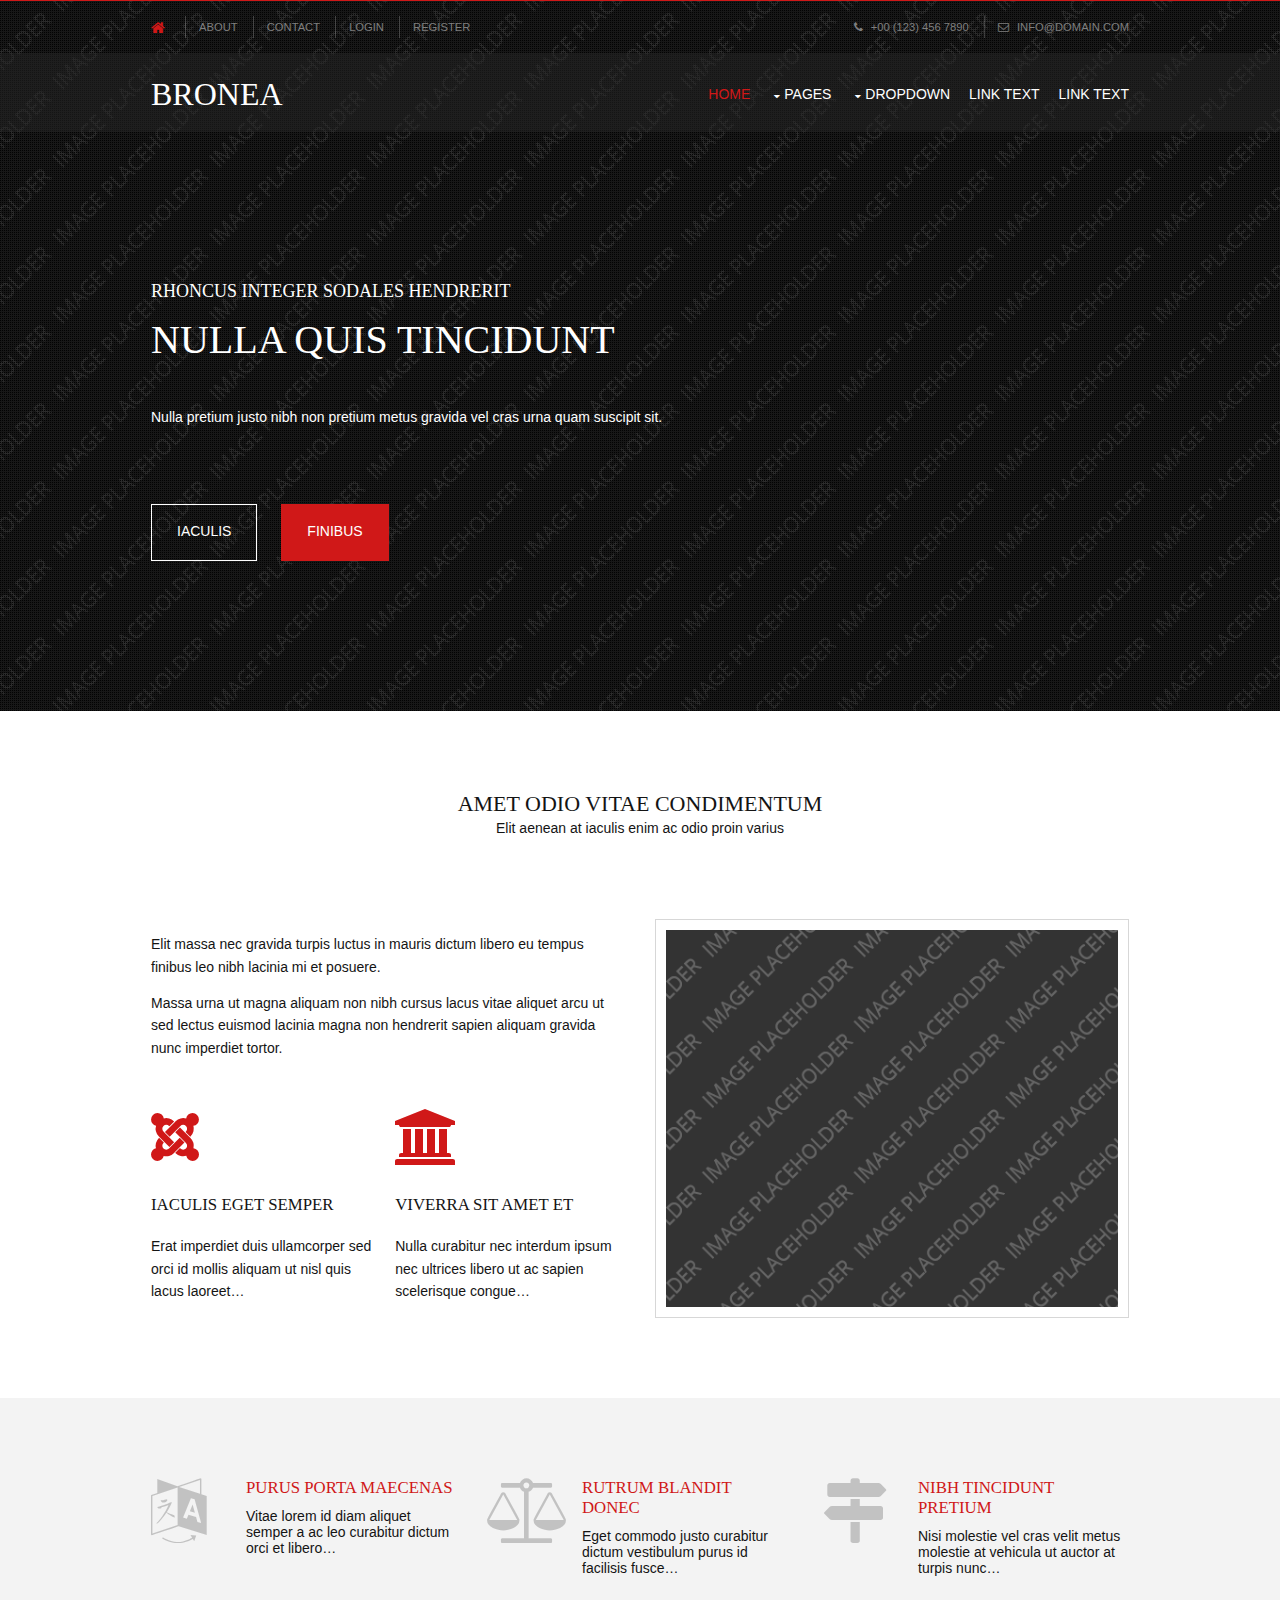
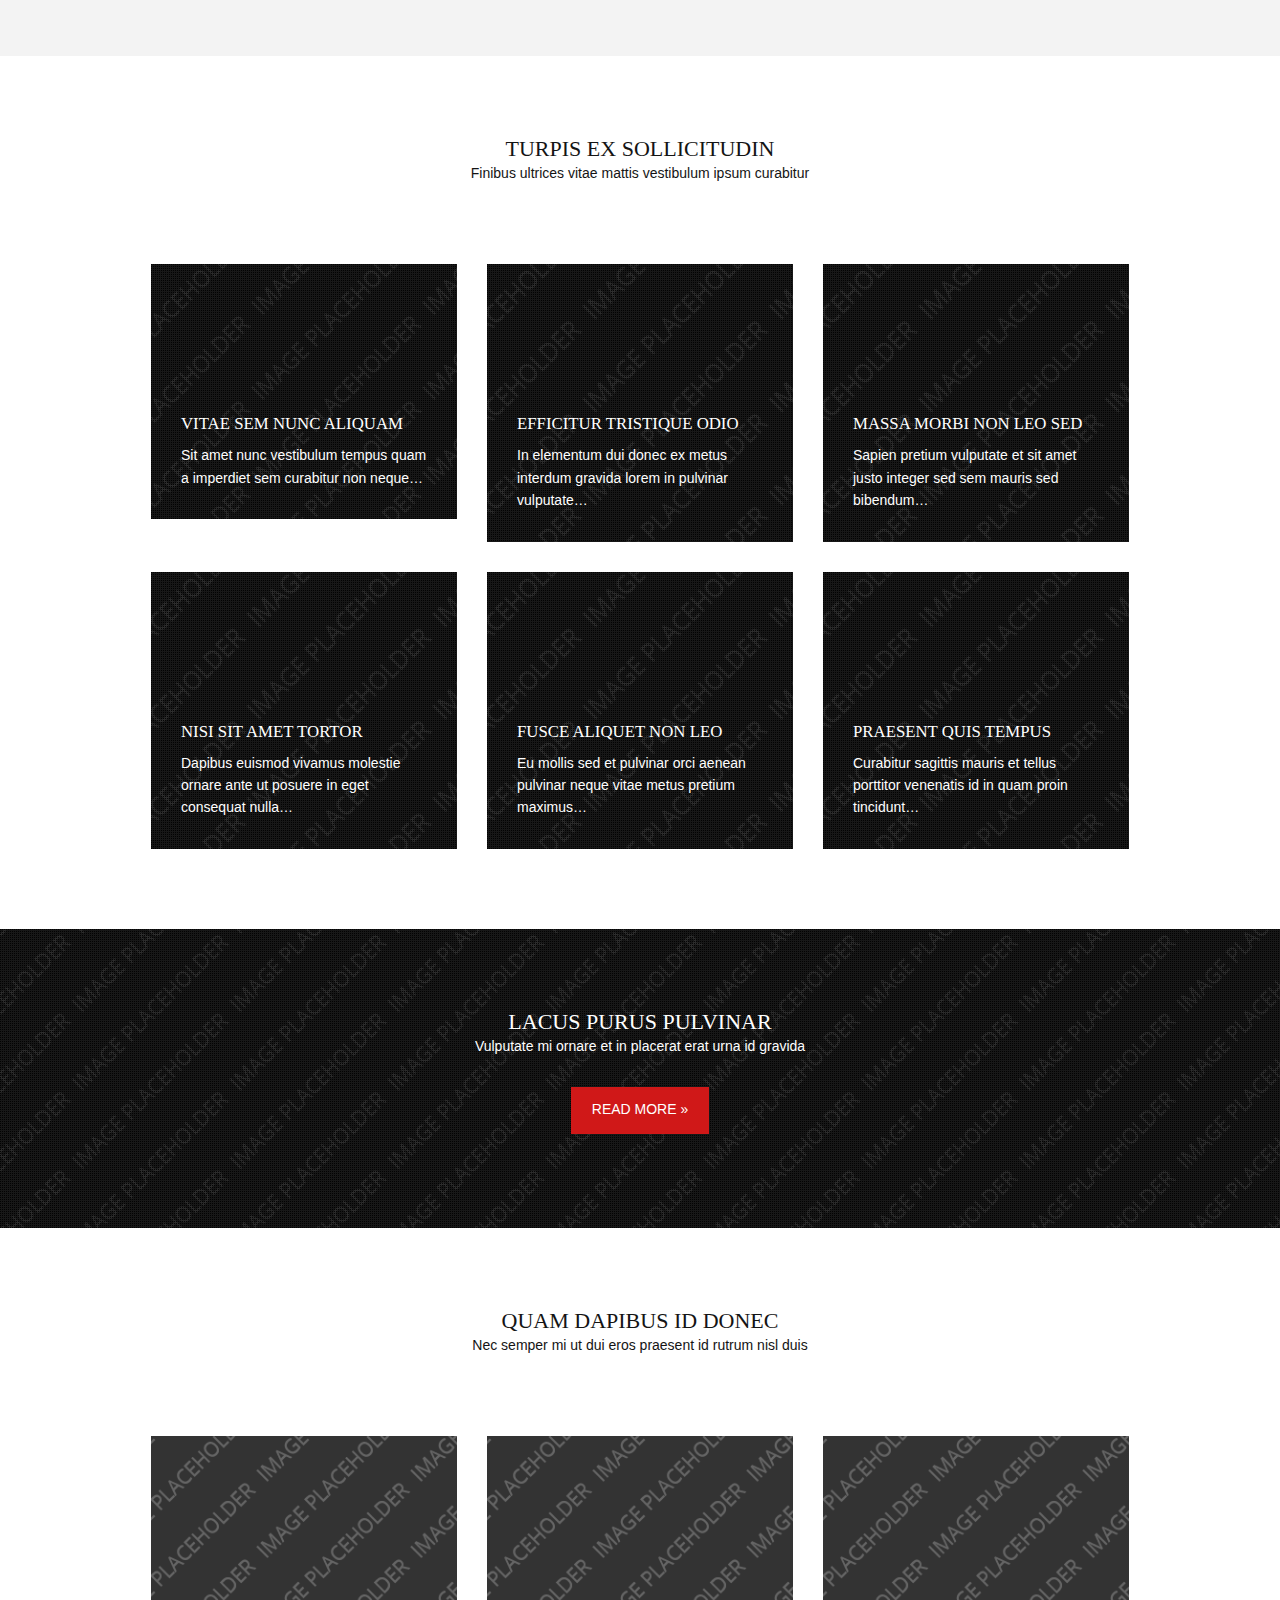
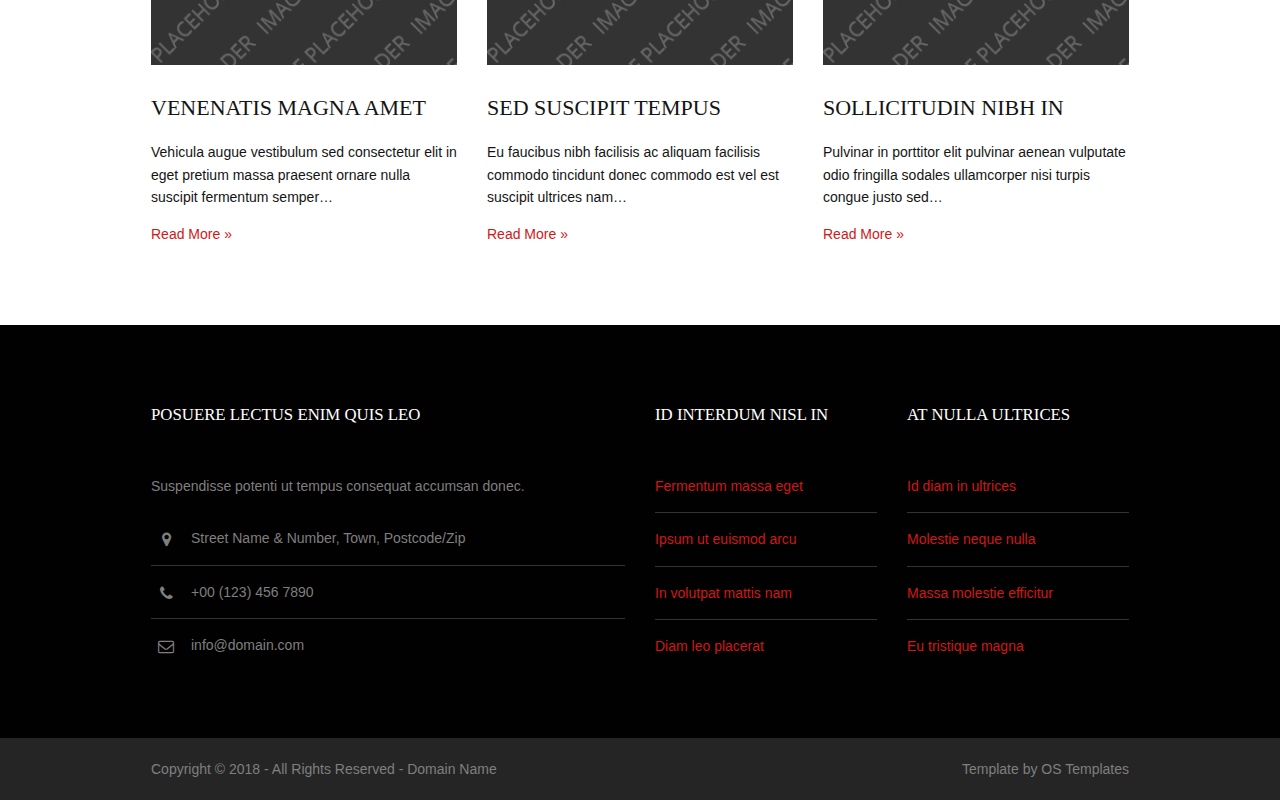
<file: BestTemplate-Packages/MultiplePage+blogWeb-01/index.html>
<!DOCTYPE html>
<!--
Template Name: Bronea
Author: <a href="https://www.os-templates.com/">OS Templates</a>
Author URI: https://www.os-templates.com/
Licence: Free to use under our free template licence terms
Licence URI: https://www.os-templates.com/template-terms
-->
<html lang="">
<!-- To declare your language - read more here: https://www.w3.org/International/questions/qa-html-language-declarations -->
<head>
<title>Bronea</title>
<meta charset="utf-8">
<meta name="viewport" content="width=device-width, initial-scale=1.0, maximum-scale=1.0, user-scalable=no">
<link href="layout/styles/layout.css" rel="stylesheet" type="text/css" media="all">
</head>
<body id="top">
<!-- ################################################################################################ -->
<!-- ################################################################################################ -->
<!-- ################################################################################################ -->
<!-- Top Background Image Wrapper -->
<div class="bgded overlay" style="background-image:url('images/demo/backgrounds/01.png');"> 
  <!-- ################################################################################################ -->
  <div class="wrapper row0">
    <div id="topbar" class="hoc clear"> 
      <!-- ################################################################################################ -->
      <div class="fl_left">
        <ul class="nospace">
          <li><a href="#"><i class="fa fa-lg fa-home"></i></a></li>
          <li><a href="#">About</a></li>
          <li><a href="#">Contact</a></li>
          <li><a href="#">Login</a></li>
          <li><a href="#">Register</a></li>
        </ul>
      </div>
      <div class="fl_right">
        <ul class="nospace">
          <li><i class="fa fa-phone"></i> +00 (123) 456 7890</li>
          <li><i class="fa fa-envelope-o"></i> info@domain.com</li>
        </ul>
      </div>
      <!-- ################################################################################################ -->
    </div>
  </div>
  <!-- ################################################################################################ -->
  <!-- ################################################################################################ -->
  <!-- ################################################################################################ -->
  <div class="wrapper row1">
    <header id="header" class="hoc clear"> 
      <!-- ################################################################################################ -->
      <div id="logo" class="fl_left">
        <h1><a href="index.html">Bronea</a></h1>
      </div>
      <!-- ################################################################################################ -->
      <nav id="mainav" class="fl_right">
        <ul class="clear">
          <li class="active"><a href="index.html">Home</a></li>
          <li><a class="drop" href="#">Pages</a>
            <ul>
              <li><a href="pages/gallery.html">Gallery</a></li>
              <li><a href="pages/full-width.html">Full Width</a></li>
              <li><a href="pages/sidebar-left.html">Sidebar Left</a></li>
              <li><a href="pages/sidebar-right.html">Sidebar Right</a></li>
              <li><a href="pages/basic-grid.html">Basic Grid</a></li>
            </ul>
          </li>
          <li><a class="drop" href="#">Dropdown</a>
            <ul>
              <li><a href="#">Level 2</a></li>
              <li><a class="drop" href="#">Level 2 + Drop</a>
                <ul>
                  <li><a href="#">Level 3</a></li>
                  <li><a href="#">Level 3</a></li>
                  <li><a href="#">Level 3</a></li>
                </ul>
              </li>
              <li><a href="#">Level 2</a></li>
            </ul>
          </li>
          <li><a href="#">Link Text</a></li>
          <li><a href="#">Link Text</a></li>
        </ul>
      </nav>
      <!-- ################################################################################################ -->
    </header>
  </div>
  <!-- ################################################################################################ -->
  <!-- ################################################################################################ -->
  <!-- ################################################################################################ -->
  <div class="wrapper">
    <div id="pageintro" class="hoc clear"> 
      <!-- ################################################################################################ -->
      <article>
        <div>
          <p class="heading">Rhoncus integer sodales hendrerit</p>
          <h2 class="heading">Nulla quis tincidunt</h2>
          <p>Nulla pretium justo nibh non pretium metus gravida vel cras urna quam suscipit sit.</p>
        </div>
        <footer>
          <ul class="nospace inline pushright">
            <li><a class="btn inverse" href="#">Iaculis</a></li>
            <li><a class="btn" href="#">Finibus</a></li>
          </ul>
        </footer>
      </article>
      <!-- ################################################################################################ -->
    </div>
  </div>
  <!-- ################################################################################################ -->
</div>
<!-- End Top Background Image Wrapper -->
<!-- ################################################################################################ -->
<!-- ################################################################################################ -->
<!-- ################################################################################################ -->
<div class="wrapper row3">
  <main class="hoc container clear"> 
    <!-- main body -->
    <!-- ################################################################################################ -->
    <div class="sectiontitle">
      <h6 class="heading">Amet odio vitae condimentum</h6>
      <p>Elit aenean at iaculis enim ac odio proin varius</p>
    </div>
    <div class="group">
      <div class="one_half first">
        <p>Elit massa nec gravida turpis luctus in mauris dictum libero eu tempus finibus leo nibh lacinia mi et posuere.</p>
        <p class="btmspace-50">Massa urna ut magna aliquam non nibh cursus lacus vitae aliquet arcu ut sed lectus euismod lacinia magna non hendrerit sapien aliquam gravida nunc imperdiet tortor.</p>
        <ul class="nospace group">
          <li class="one_half first">
            <article><a href="#"><i class="btmspace-30 fa fa-4x fa-joomla"></i></a>
              <h6 class="heading font-x1">Iaculis eget semper</h6>
              <p>Erat imperdiet duis ullamcorper sed orci id mollis aliquam ut nisl quis lacus laoreet&hellip;</p>
            </article>
          </li>
          <li class="one_half">
            <article><a href="#"><i class="btmspace-30 fa fa-4x fa-institution"></i></a>
              <h6 class="heading font-x1">Viverra sit amet et</h6>
              <p>Nulla curabitur nec interdum ipsum nec ultrices libero ut ac sapien scelerisque congue&hellip;</p>
            </article>
          </li>
        </ul>
      </div>
      <div class="one_half"><img class="inspace-10 borderedbox" src="images/demo/480x400.png" alt=""></div>
    </div>
    <!-- ################################################################################################ -->
    <!-- / main body -->
    <div class="clear"></div>
  </main>
</div>
<!-- ################################################################################################ -->
<!-- ################################################################################################ -->
<!-- ################################################################################################ -->
<div class="wrapper row2">
  <div class="hoc container clear"> 
    <!-- ################################################################################################ -->
    <ul class="nospace group cta">
      <li class="one_third first">
        <article><i class="fa fa-language"></i>
          <h6 class="heading font-x1"><a href="#">Purus porta maecenas</a></h6>
          <p>Vitae lorem id diam aliquet semper a ac leo curabitur dictum orci et libero&hellip;</p>
        </article>
      </li>
      <li class="one_third">
        <article><i class="fa fa-balance-scale"></i>
          <h6 class="heading font-x1"><a href="#">Rutrum blandit donec</a></h6>
          <p>Eget commodo justo curabitur dictum vestibulum purus id facilisis fusce&hellip;</p>
        </article>
      </li>
      <li class="one_third">
        <article><i class="fa fa-map-signs"></i>
          <h6 class="heading font-x1"><a href="#">Nibh tincidunt pretium</a></h6>
          <p>Nisi molestie vel cras velit metus molestie at vehicula ut auctor at turpis nunc&hellip;</p>
        </article>
      </li>
    </ul>
    <!-- ################################################################################################ -->
  </div>
</div>
<!-- ################################################################################################ -->
<!-- ################################################################################################ -->
<!-- ################################################################################################ -->
<div class="wrapper row3">
  <div class="hoc container clear"> 
    <!-- ################################################################################################ -->
    <div class="sectiontitle">
      <h6 class="heading">Turpis ex sollicitudin</h6>
      <p>Finibus ultrices vitae mattis vestibulum ipsum curabitur</p>
    </div>
    <ul class="nospace group services">
      <li class="one_third first btmspace-30">
        <article class="bgded overlay" style="background-image:url('images/demo/320x240.png');">
          <h6 class="heading font-x1"><a href="#">Vitae sem nunc aliquam</a></h6>
          <p>Sit amet nunc vestibulum tempus quam a imperdiet sem curabitur non neque&hellip;</p>
        </article>
      </li>
      <li class="one_third btmspace-30">
        <article class="bgded overlay" style="background-image:url('images/demo/320x240.png');">
          <h6 class="heading font-x1"><a href="#">Efficitur tristique odio</a></h6>
          <p>In elementum dui donec ex metus interdum gravida lorem in pulvinar vulputate&hellip;</p>
        </article>
      </li>
      <li class="one_third btmspace-30">
        <article class="bgded overlay" style="background-image:url('images/demo/320x240.png');">
          <h6 class="heading font-x1"><a href="#">Massa morbi non leo sed</a></h6>
          <p>Sapien pretium vulputate et sit amet justo integer sed sem mauris sed bibendum&hellip;</p>
        </article>
      </li>
      <li class="one_third first">
        <article class="bgded overlay" style="background-image:url('images/demo/320x240.png');">
          <h6 class="heading font-x1"><a href="#">Nisi sit amet tortor</a></h6>
          <p>Dapibus euismod vivamus molestie ornare ante ut posuere in eget consequat nulla&hellip;</p>
        </article>
      </li>
      <li class="one_third">
        <article class="bgded overlay" style="background-image:url('images/demo/320x240.png');">
          <h6 class="heading font-x1"><a href="#">Fusce aliquet non leo</a></h6>
          <p>Eu mollis sed et pulvinar orci aenean pulvinar neque vitae metus pretium maximus&hellip;</p>
        </article>
      </li>
      <li class="one_third">
        <article class="bgded overlay" style="background-image:url('images/demo/320x240.png');">
          <h6 class="heading font-x1"><a href="#">Praesent quis tempus</a></h6>
          <p>Curabitur sagittis mauris et tellus porttitor venenatis id in quam proin tincidunt&hellip;</p>
        </article>
      </li>
    </ul>
    <!-- ################################################################################################ -->
  </div>
</div>
<!-- ################################################################################################ -->
<!-- ################################################################################################ -->
<!-- ################################################################################################ -->
<div class="wrapper bgded overlay" style="background-image:url('images/demo/backgrounds/02.png');">
  <article class="hoc container clear center"> 
    <!-- ################################################################################################ -->
    <div class="sectiontitle" style="margin-bottom:30px;">
      <h6 class="heading">Lacus purus pulvinar</h6>
      <p>Vulputate mi ornare et in placerat erat urna id gravida</p>
    </div>
    <p><a class="btn medium" href="#">Read More &raquo;</a></p>
    <!-- ################################################################################################ -->
  </article>
</div>
<!-- ################################################################################################ -->
<!-- ################################################################################################ -->
<!-- ################################################################################################ -->
<div class="wrapper row3">
  <section class="hoc container clear"> 
    <!-- ################################################################################################ -->
    <div class="sectiontitle">
      <h6 class="heading">Quam dapibus id donec</h6>
      <p>Nec semper mi ut dui eros praesent id rutrum nisl duis</p>
    </div>
    <div class="group">
      <article class="one_third first"><a href="#"><img class="btmspace-30" src="images/demo/320x240.png" alt=""></a>
        <h3 class="heading">Venenatis magna amet</h3>
        <p>Vehicula augue vestibulum sed consectetur elit in eget pretium massa praesent ornare nulla suscipit fermentum semper&hellip;</p>
        <footer class="nospace"><a href="#">Read More &raquo;</a></footer>
      </article>
      <article class="one_third"><a href="#"><img class="btmspace-30" src="images/demo/320x240.png" alt=""></a>
        <h3 class="heading">Sed suscipit tempus</h3>
        <p>Eu faucibus nibh facilisis ac aliquam facilisis commodo tincidunt donec commodo est vel est suscipit ultrices nam&hellip;</p>
        <footer class="nospace"><a href="#">Read More &raquo;</a></footer>
      </article>
      <article class="one_third"><a href="#"><img class="btmspace-30" src="images/demo/320x240.png" alt=""></a>
        <h3 class="heading">Sollicitudin nibh in</h3>
        <p>Pulvinar in porttitor elit pulvinar aenean vulputate odio fringilla sodales ullamcorper nisi turpis congue justo sed&hellip;</p>
        <footer class="nospace"><a href="#">Read More &raquo;</a></footer>
      </article>
    </div>
    <!-- ################################################################################################ -->
  </section>
</div>
<!-- ################################################################################################ -->
<!-- ################################################################################################ -->
<!-- ################################################################################################ -->
<div class="wrapper row4">
  <footer id="footer" class="hoc clear"> 
    <!-- ################################################################################################ -->
    <div class="one_half first">
      <h6 class="heading">Posuere lectus enim quis leo</h6>
      <p class="btmspace-30">Suspendisse potenti ut tempus consequat accumsan donec.</p>
      <ul class="nospace linklist contact">
        <li><i class="fa fa-map-marker"></i>
          <address>
          Street Name &amp; Number, Town, Postcode/Zip
          </address>
        </li>
        <li><i class="fa fa-phone"></i> +00 (123) 456 7890</li>
        <li><i class="fa fa-envelope-o"></i> info@domain.com</li>
      </ul>
    </div>
    <div class="one_quarter">
      <h6 class="heading">Id interdum nisl in</h6>
      <ul class="nospace linklist">
        <li><a href="#">Fermentum massa eget</a></li>
        <li><a href="#">Ipsum ut euismod arcu</a></li>
        <li><a href="#">In volutpat mattis nam</a></li>
        <li><a href="#">Diam leo placerat</a></li>
      </ul>
    </div>
    <div class="one_quarter">
      <h6 class="heading">At nulla ultrices</h6>
      <ul class="nospace linklist">
        <li><a href="#">Id diam in ultrices</a></li>
        <li><a href="#">Molestie neque nulla</a></li>
        <li><a href="#">Massa molestie efficitur</a></li>
        <li><a href="#">Eu tristique magna</a></li>
      </ul>
    </div>
    <!-- ################################################################################################ -->
  </footer>
</div>
<!-- ################################################################################################ -->
<!-- ################################################################################################ -->
<!-- ################################################################################################ -->
<div class="wrapper row5">
  <div id="copyright" class="hoc clear"> 
    <!-- ################################################################################################ -->
    <p class="fl_left">Copyright &copy; 2018 - All Rights Reserved - <a href="#">Domain Name</a></p>
    <p class="fl_right">Template by <a target="_blank" href="https://www.os-templates.com/" title="Free Website Templates">OS Templates</a></p>
    <!-- ################################################################################################ -->
  </div>
</div>
<!-- ################################################################################################ -->
<!-- ################################################################################################ -->
<!-- ################################################################################################ -->
<a id="backtotop" href="#top"><i class="fa fa-chevron-up"></i></a>
<!-- JAVASCRIPTS -->
<script src="layout/scripts/jquery.min.js"></script>
<script src="layout/scripts/jquery.backtotop.js"></script>
<script src="layout/scripts/jquery.mobilemenu.js"></script>
</body>
</html>
</file>
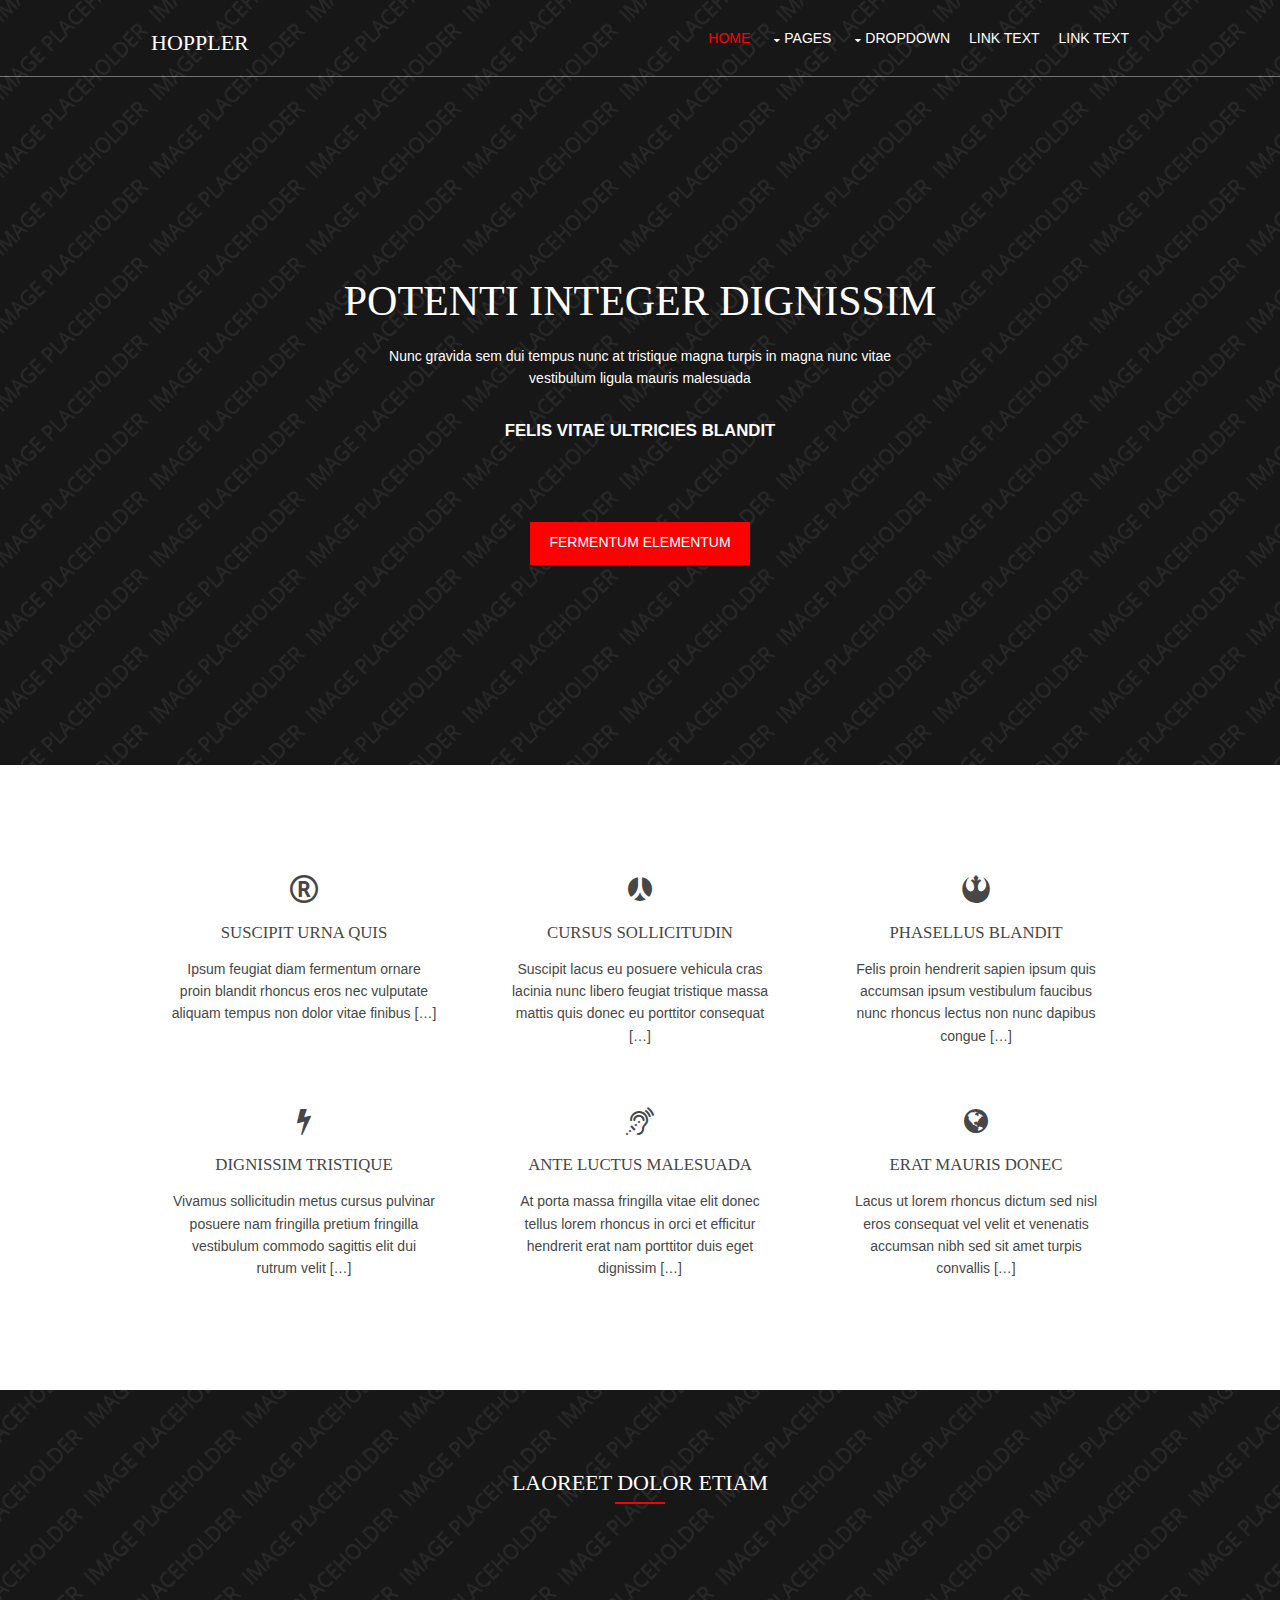
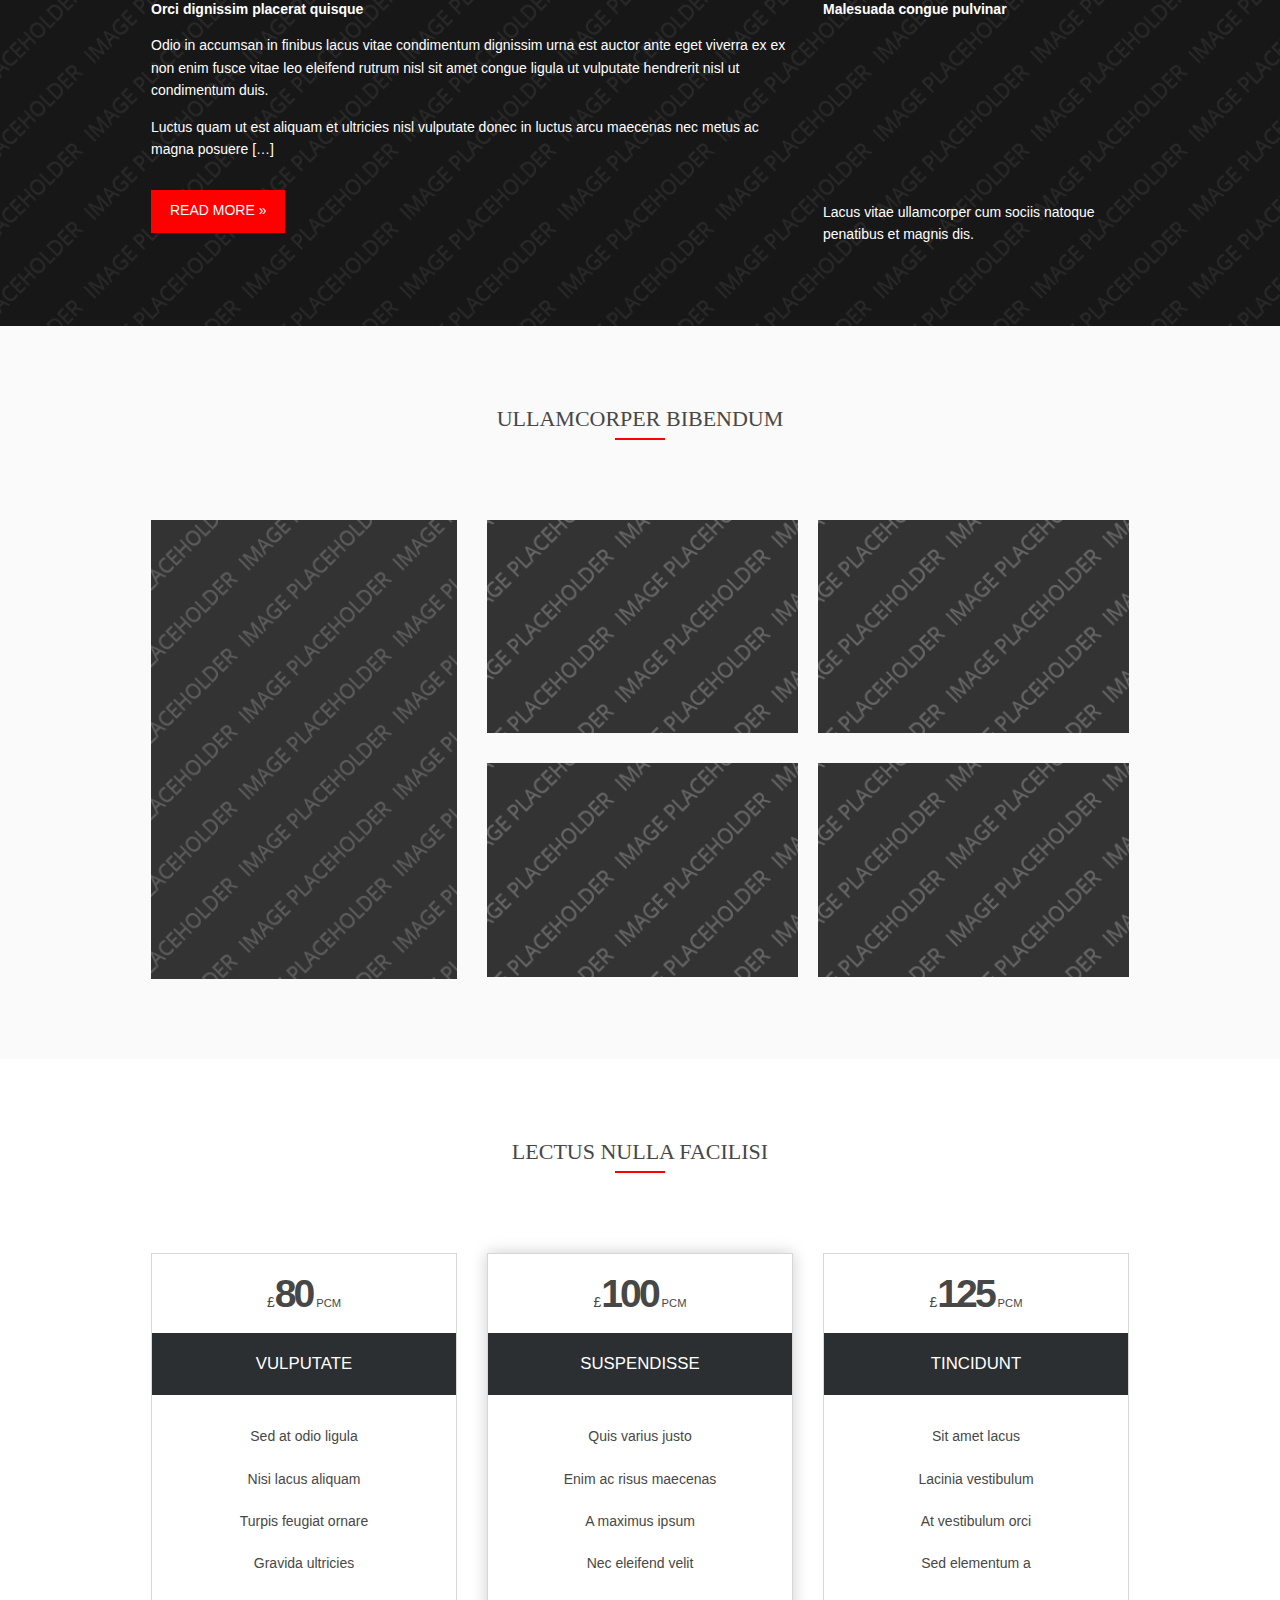
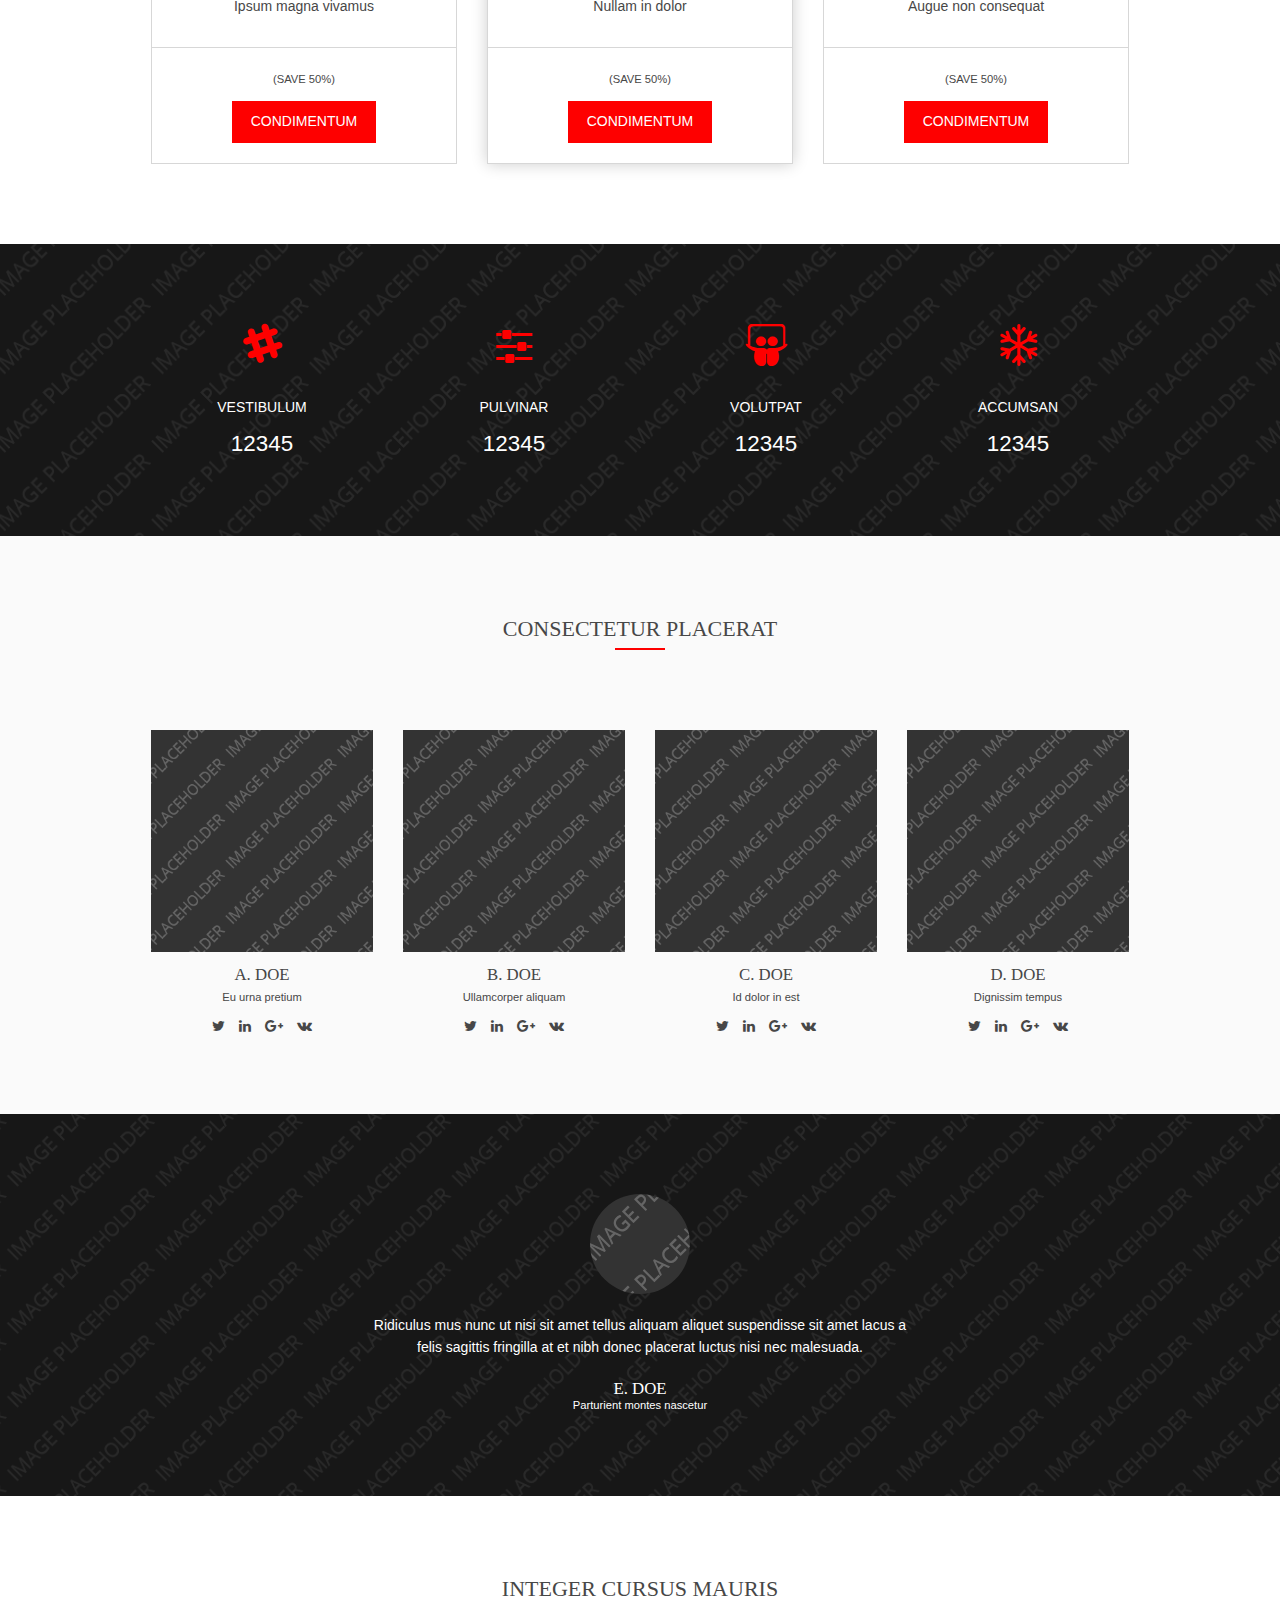
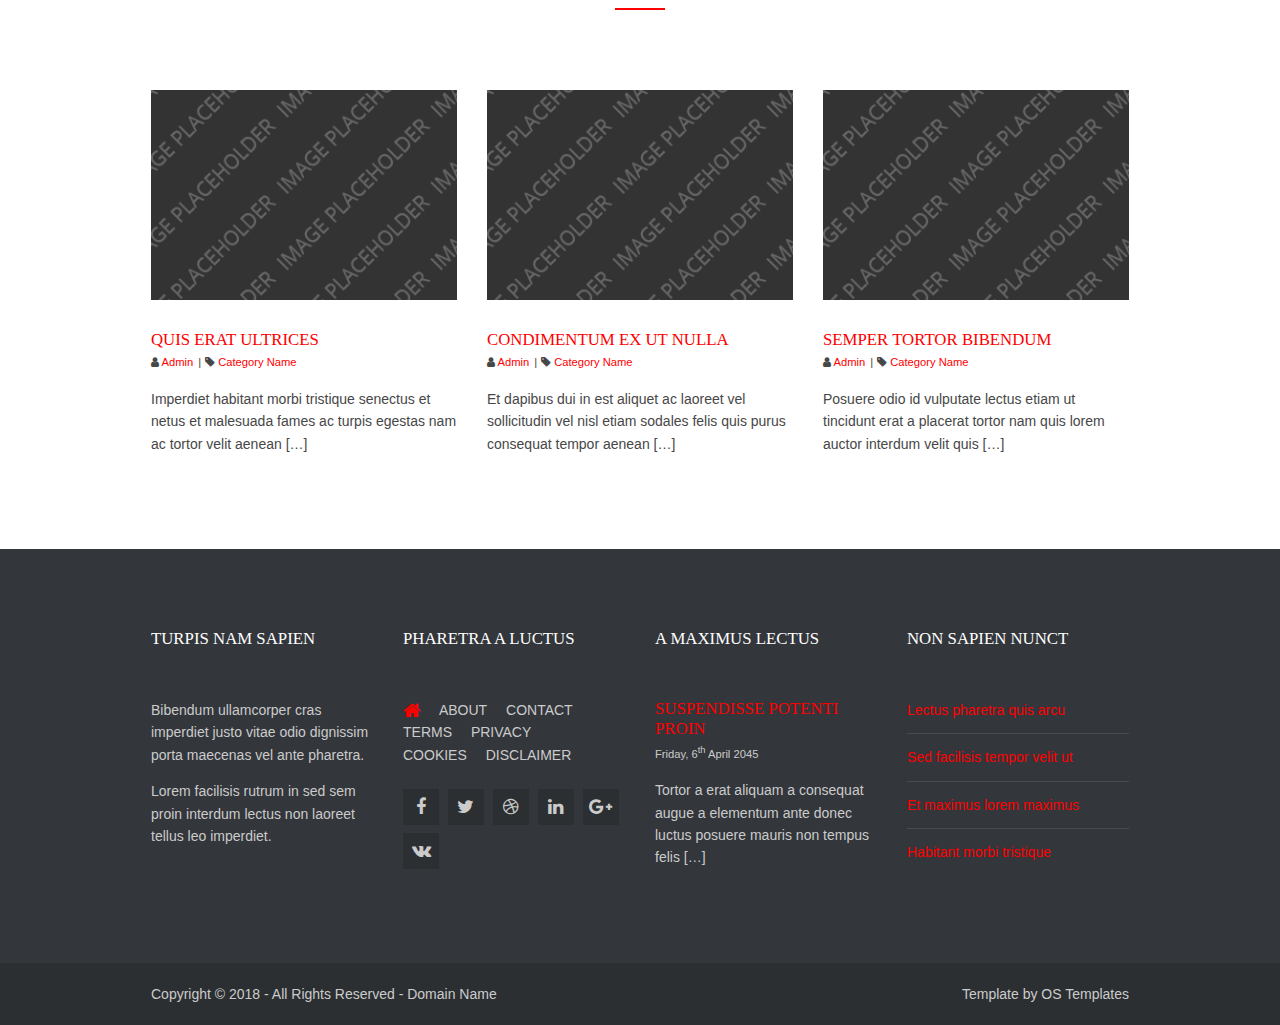
<file: BestTemplate-Packages/MultiplePage+BlogWeb-02/index.html>
<!DOCTYPE html>
<!--
Template Name: Hoppler
Author: <a href="https://www.os-templates.com/">OS Templates</a>
Author URI: https://www.os-templates.com/
Licence: Free to use under our free template licence terms
Licence URI: https://www.os-templates.com/template-terms
-->
<html lang="">
<!-- To declare your language - read more here: https://www.w3.org/International/questions/qa-html-language-declarations -->
<head>
<title>Hoppler</title>
<meta charset="utf-8">
<meta name="viewport" content="width=device-width, initial-scale=1.0, maximum-scale=1.0, user-scalable=no">
<link href="layout/styles/layout.css" rel="stylesheet" type="text/css" media="all">
</head>
<body id="top">
<!-- ################################################################################################ -->
<!-- ################################################################################################ -->
<!-- ################################################################################################ -->
<!-- Top Background Image Wrapper -->
<div class="bgded overlay" style="background-image:url('images/demo/backgrounds/01.png');"> 
  <!-- ################################################################################################ -->
  <div class="wrapper row1">
    <header id="header" class="hoc clear"> 
      <!-- ################################################################################################ -->
      <div id="logo" class="fl_left">
        <h1><a href="index.html">Hoppler</a></h1>
      </div>
      <nav id="mainav" class="fl_right">
        <ul class="clear">
          <li class="active"><a href="index.html">Home</a></li>
          <li><a class="drop" href="#">Pages</a>
            <ul>
              <li><a href="pages/gallery.html">Gallery</a></li>
              <li><a href="pages/full-width.html">Full Width</a></li>
              <li><a href="pages/sidebar-left.html">Sidebar Left</a></li>
              <li><a href="pages/sidebar-right.html">Sidebar Right</a></li>
              <li><a href="pages/basic-grid.html">Basic Grid</a></li>
            </ul>
          </li>
          <li><a class="drop" href="#">Dropdown</a>
            <ul>
              <li><a href="#">Level 2</a></li>
              <li><a class="drop" href="#">Level 2 + Drop</a>
                <ul>
                  <li><a href="#">Level 3</a></li>
                  <li><a href="#">Level 3</a></li>
                  <li><a href="#">Level 3</a></li>
                </ul>
              </li>
              <li><a href="#">Level 2</a></li>
            </ul>
          </li>
          <li><a href="#">Link Text</a></li>
          <li><a href="#">Link Text</a></li>
        </ul>
      </nav>
      <!-- ################################################################################################ -->
    </header>
  </div>
  <!-- ################################################################################################ -->
  <!-- ################################################################################################ -->
  <!-- ################################################################################################ -->
  <div id="pageintro" class="hoc clear">
    <article> 
      <!-- ################################################################################################ -->
      <h3 class="heading">Potenti integer dignissim</h3>
      <p>Nunc gravida sem dui tempus nunc at tristique magna turpis in magna nunc vitae vestibulum ligula mauris malesuada</p>
      <p class="font-x1 uppercase bold">Felis vitae ultricies blandit</p>
      <footer><a class="btn" href="#">Fermentum elementum</a></footer>
      <!-- ################################################################################################ -->
    </article>
  </div>
  <!-- ################################################################################################ -->
</div>
<!-- End Top Background Image Wrapper -->
<!-- ################################################################################################ -->
<!-- ################################################################################################ -->
<!-- ################################################################################################ -->
<div class="wrapper row3">
  <main class="hoc container clear"> 
    <!-- main body -->
    <!-- ################################################################################################ -->
    <ul class="nospace group services">
      <li class="one_third first">
        <article><a href="#"><i class="fa fa-2x fa-registered"></i></a>
          <h6 class="heading font-x1">Suscipit urna quis</h6>
          <p>Ipsum feugiat diam fermentum ornare proin blandit rhoncus eros nec vulputate aliquam tempus non dolor vitae finibus [&hellip;]</p>
        </article>
      </li>
      <li class="one_third">
        <article><a href="#"><i class="fa fa-2x fa-renren"></i></a>
          <h6 class="heading font-x1">Cursus sollicitudin</h6>
          <p>Suscipit lacus eu posuere vehicula cras lacinia nunc libero feugiat tristique massa mattis quis donec eu porttitor consequat [&hellip;]</p>
        </article>
      </li>
      <li class="one_third">
        <article><a href="#"><i class="fa fa-2x fa-resistance"></i></a>
          <h6 class="heading font-x1">Phasellus blandit</h6>
          <p>Felis proin hendrerit sapien ipsum quis accumsan ipsum vestibulum faucibus nunc rhoncus lectus non nunc dapibus congue [&hellip;]</p>
        </article>
      </li>
      <li class="one_third first">
        <article><a href="#"><i class="fa fa-2x fa-flash"></i></a>
          <h6 class="heading font-x1">Dignissim tristique</h6>
          <p>Vivamus sollicitudin metus cursus pulvinar posuere nam fringilla pretium fringilla vestibulum commodo sagittis elit dui rutrum velit [&hellip;]</p>
        </article>
      </li>
      <li class="one_third">
        <article><a href="#"><i class="fa fa-2x fa-assistive-listening-systems"></i></a>
          <h6 class="heading font-x1">Ante luctus malesuada</h6>
          <p>At porta massa fringilla vitae elit donec tellus lorem rhoncus in orci et efficitur hendrerit erat nam porttitor duis eget dignissim [&hellip;]</p>
        </article>
      </li>
      <li class="one_third">
        <article><a href="#"><i class="fa fa-2x fa-globe"></i></a>
          <h6 class="heading font-x1">Erat mauris donec</h6>
          <p>Lacus ut lorem rhoncus dictum sed nisl eros consequat vel velit et venenatis accumsan nibh sed sit amet turpis convallis [&hellip;]</p>
        </article>
      </li>
    </ul>
    <!-- ################################################################################################ -->
    <!-- / main body -->
    <div class="clear"></div>
  </main>
</div>
<!-- ################################################################################################ -->
<!-- ################################################################################################ -->
<!-- ################################################################################################ -->
<div class="wrapper bgded overlay" style="background-image:url('images/demo/backgrounds/02.png');">
  <div class="hoc container clear"> 
    <!-- ################################################################################################ -->
    <div class="sectiontitle">
      <h6 class="heading">Laoreet dolor etiam</h6>
    </div>
    <div class="group">
      <div class="two_third first">
        <p><strong>Orci dignissim placerat quisque</strong></p>
        <p>Odio in accumsan in finibus lacus vitae condimentum dignissim urna est auctor ante eget viverra ex ex non enim fusce vitae leo eleifend rutrum nisl sit amet congue ligula ut vulputate hendrerit nisl ut condimentum duis.</p>
        <p class="btmspace-30">Luctus quam ut est aliquam et ultricies nisl vulputate donec in luctus arcu maecenas nec metus ac magna posuere [&hellip;]</p>
        <footer><a class="btn" href="#">Read More &raquo;</a></footer>
      </div>
      <div class="one_third">
        <p><strong>Malesuada congue pulvinar</strong></p>
        <figure class="videocontainer"> 
          <!-- Important: Any type of video called via "iframe" must be in a container using class="videocontainer" -->
          <iframe src="https://www.youtube-nocookie.com/embed/8Z9089048wk?modestbranding=1&amp;showinfo=0&amp;vq=hd1080&amp;rel=0&amp;wmode=transparent" allowfullscreen style="border:none;"></iframe>
          <figcaption>Lacus vitae ullamcorper cum sociis natoque penatibus et magnis dis.</figcaption>
        </figure>
      </div>
    </div>
    <!-- ################################################################################################ -->
  </div>
</div>
<!-- ################################################################################################ -->
<!-- ################################################################################################ -->
<!-- ################################################################################################ -->
<div class="wrapper row2">
  <section class="hoc container clear"> 
    <!-- ################################################################################################ -->
    <div class="sectiontitle">
      <h6 class="heading">Ullamcorper bibendum</h6>
    </div>
    <div class="group">
      <div class="one_third first"><a class="imgover" href="#"><img src="images/demo/320x480.png" alt=""></a></div>
      <div class="two_third">
        <figure class="group">
          <div class="one_half first btmspace-30"><a class="imgover" href="#"><img src="images/demo/320x220.png" alt=""></a></div>
          <div class="one_half btmspace-30"><a class="imgover" href="#"><img src="images/demo/320x220.png" alt=""></a></div>
          <div class="one_half first"><a class="imgover" href="#"><img src="images/demo/320x220.png" alt=""></a></div>
          <div class="one_half"><a class="imgover" href="#"><img src="images/demo/320x220.png" alt=""></a></div>
        </figure>
      </div>
    </div>
    <!-- ################################################################################################ -->
  </section>
</div>
<!-- ################################################################################################ -->
<!-- ################################################################################################ -->
<!-- ################################################################################################ -->
<div class="wrapper row3">
  <section class="hoc container clear"> 
    <!-- ################################################################################################ -->
    <div class="sectiontitle">
      <h6 class="heading">Lectus nulla facilisi</h6>
    </div>
    <div class="group">
      <figure class="one_third first">
        <ul class="nospace pricelist">
          <li>&pound;<strong>80</strong> <em>pcm</em></li>
          <li>Vulputate</li>
          <li>Sed at odio ligula</li>
          <li>Nisi lacus aliquam</li>
          <li>Turpis feugiat ornare</li>
          <li>Gravida ultricies</li>
          <li class="last">Ipsum magna vivamus</li>
          <li>
            <p>(Save 50%)</p>
            <p><a class="btn" href="#">Condimentum</a></p>
          </li>
        </ul>
      </figure>
      <figure class="one_third">
        <ul class="nospace pricelist bargain">
          <li>&pound;<strong>100</strong> <em>pcm</em></li>
          <li>Suspendisse</li>
          <li>Quis varius justo</li>
          <li>Enim ac risus maecenas</li>
          <li>A maximus ipsum</li>
          <li>Nec eleifend velit</li>
          <li class="last">Nullam in dolor</li>
          <li>
            <p>(Save 50%)</p>
            <p><a class="btn" href="#">Condimentum</a></p>
          </li>
        </ul>
      </figure>
      <figure class="one_third">
        <ul class="nospace pricelist">
          <li>&pound;<strong>125</strong> <em>pcm</em></li>
          <li>Tincidunt</li>
          <li>Sit amet lacus</li>
          <li>Lacinia vestibulum</li>
          <li>At vestibulum orci</li>
          <li>Sed elementum a</li>
          <li class="last">Augue non consequat</li>
          <li>
            <p>(Save 50%)</p>
            <p><a class="btn" href="#">Condimentum</a></p>
          </li>
        </ul>
      </figure>
    </div>
    <!-- ################################################################################################ -->
  </section>
</div>
<!-- ################################################################################################ -->
<!-- ################################################################################################ -->
<!-- ################################################################################################ -->
<div class="wrapper bgded overlay" style="background-image:url('images/demo/backgrounds/03.png');">
  <div class="hoc container clear"> 
    <!-- ################################################################################################ -->
    <ul id="stats" class="nospace group">
      <li class="one_quarter first"><a href="#"><i class="fa fa-3x fa-slack"></i></a>
        <p>Vestibulum</p>
        <p>12345</p>
      </li>
      <li class="one_quarter"><a href="#"><i class="fa fa-3x fa-sliders"></i></a>
        <p>Pulvinar</p>
        <p>12345</p>
      </li>
      <li class="one_quarter"><a href="#"><i class="fa fa-3x fa-slideshare"></i></a>
        <p>Volutpat</p>
        <p>12345</p>
      </li>
      <li class="one_quarter"><a href="#"><i class="fa fa-3x fa-snowflake-o"></i></a>
        <p>Accumsan</p>
        <p>12345</p>
      </li>
    </ul>
    <!-- ################################################################################################ -->
  </div>
</div>
<!-- ################################################################################################ -->
<!-- ################################################################################################ -->
<!-- ################################################################################################ -->
<div class="wrapper row2">
  <section class="hoc container clear"> 
    <!-- ################################################################################################ -->
    <div class="sectiontitle">
      <h6 class="heading">Consectetur placerat</h6>
    </div>
    <div class="group team">
      <figure class="one_quarter first"><a class="imgover" href="#"><img src="images/demo/320x320.png" alt=""></a>
        <figcaption>
          <h6 class="heading">A. Doe</h6>
          <em>Eu urna pretium</em>
          <footer>
            <ul class="faico clear">
              <li><a class="faicon-twitter" href="#"><i class="fa fa-twitter"></i></a></li>
              <li><a class="faicon-linkedin" href="#"><i class="fa fa-linkedin"></i></a></li>
              <li><a class="faicon-google-plus" href="#"><i class="fa fa-google-plus"></i></a></li>
              <li><a class="faicon-vk" href="#"><i class="fa fa-vk"></i></a></li>
            </ul>
          </footer>
        </figcaption>
      </figure>
      <figure class="one_quarter"><a class="imgover" href="#"><img src="images/demo/320x320.png" alt=""></a>
        <figcaption>
          <h6 class="heading">B. Doe</h6>
          <em>Ullamcorper aliquam</em>
          <footer>
            <ul class="faico clear">
              <li><a class="faicon-twitter" href="#"><i class="fa fa-twitter"></i></a></li>
              <li><a class="faicon-linkedin" href="#"><i class="fa fa-linkedin"></i></a></li>
              <li><a class="faicon-google-plus" href="#"><i class="fa fa-google-plus"></i></a></li>
              <li><a class="faicon-vk" href="#"><i class="fa fa-vk"></i></a></li>
            </ul>
          </footer>
        </figcaption>
      </figure>
      <figure class="one_quarter"><a class="imgover" href="#"><img src="images/demo/320x320.png" alt=""></a>
        <figcaption>
          <h6 class="heading">C. Doe</h6>
          <em>Id dolor in est</em>
          <footer>
            <ul class="faico clear">
              <li><a class="faicon-twitter" href="#"><i class="fa fa-twitter"></i></a></li>
              <li><a class="faicon-linkedin" href="#"><i class="fa fa-linkedin"></i></a></li>
              <li><a class="faicon-google-plus" href="#"><i class="fa fa-google-plus"></i></a></li>
              <li><a class="faicon-vk" href="#"><i class="fa fa-vk"></i></a></li>
            </ul>
          </footer>
        </figcaption>
      </figure>
      <figure class="one_quarter"><a class="imgover" href="#"><img src="images/demo/320x320.png" alt=""></a>
        <figcaption>
          <h6 class="heading">D. Doe</h6>
          <em>Dignissim tempus</em>
          <footer>
            <ul class="faico clear">
              <li><a class="faicon-twitter" href="#"><i class="fa fa-twitter"></i></a></li>
              <li><a class="faicon-linkedin" href="#"><i class="fa fa-linkedin"></i></a></li>
              <li><a class="faicon-google-plus" href="#"><i class="fa fa-google-plus"></i></a></li>
              <li><a class="faicon-vk" href="#"><i class="fa fa-vk"></i></a></li>
            </ul>
          </footer>
        </figcaption>
      </figure>
    </div>
    <!-- ################################################################################################ -->
  </section>
</div>
<!-- ################################################################################################ -->
<!-- ################################################################################################ -->
<!-- ################################################################################################ -->
<div class="wrapper bgded overlay" style="background-image:url('images/demo/backgrounds/04.png');">
  <div class="hoc container testimonials clear"> 
    <!-- ################################################################################################ -->
    <article><img src="images/demo/100x100.png" alt="">
      <blockquote>Ridiculus mus nunc ut nisi sit amet tellus aliquam aliquet suspendisse sit amet lacus a felis sagittis fringilla at et nibh donec placerat luctus nisi nec malesuada.</blockquote>
      <h6 class="heading font-x1">E. Doe</h6>
      <em>Parturient montes nascetur</em></article>
    <!-- ################################################################################################ -->
  </div>
</div>
<!-- ################################################################################################ -->
<!-- ################################################################################################ -->
<!-- ################################################################################################ -->
<div class="wrapper row3">
  <div class="hoc container clear"> 
    <!-- ################################################################################################ -->
    <div class="sectiontitle">
      <h6 class="heading">Integer cursus mauris</h6>
    </div>
    <ul class="nospace group latest">
      <li class="one_third first">
        <article>
          <figure><a class="imgover" href="#"><img src="images/demo/320x220.png" alt=""></a></figure>
          <div class="txtwrap">
            <h4 class="heading"><a href="#">Quis erat ultrices</a></h4>
            <ul class="nospace meta">
              <li><i class="fa fa-user"></i> <a href="#">Admin</a></li>
              <li><i class="fa fa-tag"></i> <a href="#">Category Name</a></li>
            </ul>
            <p>Imperdiet habitant morbi tristique senectus et netus et malesuada fames ac turpis egestas nam ac tortor velit aenean [&hellip;]</p>
          </div>
        </article>
      </li>
      <li class="one_third">
        <article>
          <figure><a class="imgover" href="#"><img src="images/demo/320x220.png" alt=""></a></figure>
          <div class="txtwrap">
            <h4 class="heading"><a href="#">Condimentum ex ut nulla</a></h4>
            <ul class="nospace meta">
              <li><i class="fa fa-user"></i> <a href="#">Admin</a></li>
              <li><i class="fa fa-tag"></i> <a href="#">Category Name</a></li>
            </ul>
            <p>Et dapibus dui in est aliquet ac laoreet vel sollicitudin vel nisl etiam sodales felis quis purus consequat tempor aenean [&hellip;]</p>
          </div>
        </article>
      </li>
      <li class="one_third">
        <article>
          <figure><a class="imgover" href="#"><img src="images/demo/320x220.png" alt=""></a></figure>
          <div class="txtwrap">
            <h4 class="heading"><a href="#">Semper tortor bibendum</a></h4>
            <ul class="nospace meta">
              <li><i class="fa fa-user"></i> <a href="#">Admin</a></li>
              <li><i class="fa fa-tag"></i> <a href="#">Category Name</a></li>
            </ul>
            <p>Posuere odio id vulputate lectus etiam ut tincidunt erat a placerat tortor nam quis lorem auctor interdum velit quis [&hellip;]</p>
          </div>
        </article>
      </li>
    </ul>
    <!-- ################################################################################################ -->
  </div>
</div>
<!-- ################################################################################################ -->
<!-- ################################################################################################ -->
<!-- ################################################################################################ -->
<div class="wrapper row4">
  <footer id="footer" class="hoc clear"> 
    <!-- ################################################################################################ -->
    <div class="one_quarter first">
      <h6 class="heading">Turpis nam sapien</h6>
      <p>Bibendum ullamcorper cras imperdiet justo vitae odio dignissim porta maecenas vel ante pharetra.</p>
      <p>Lorem facilisis rutrum in sed sem proin interdum lectus non laoreet tellus leo imperdiet.</p>
    </div>
    <div class="one_quarter">
      <h6 class="heading">Pharetra a luctus</h6>
      <nav>
        <ul class="nospace">
          <li><a href="index.html"><i class="fa fa-lg fa-home"></i></a></li>
          <li><a href="#">About</a></li>
          <li><a href="#">Contact</a></li>
          <li><a href="#">Terms</a></li>
          <li><a href="#">Privacy</a></li>
          <li><a href="#">Cookies</a></li>
          <li><a href="#">Disclaimer</a></li>
        </ul>
      </nav>
      <ul class="faico clear">
        <li><a class="faicon-facebook" href="#"><i class="fa fa-facebook"></i></a></li>
        <li><a class="faicon-twitter" href="#"><i class="fa fa-twitter"></i></a></li>
        <li><a class="faicon-dribble" href="#"><i class="fa fa-dribbble"></i></a></li>
        <li><a class="faicon-linkedin" href="#"><i class="fa fa-linkedin"></i></a></li>
        <li><a class="faicon-google-plus" href="#"><i class="fa fa-google-plus"></i></a></li>
        <li><a class="faicon-vk" href="#"><i class="fa fa-vk"></i></a></li>
      </ul>
    </div>
    <div class="one_quarter">
      <h6 class="heading">A maximus lectus</h6>
      <article>
        <h2 class="nospace font-x1"><a href="#">Suspendisse potenti proin</a></h2>
        <time class="font-xs" datetime="2045-04-06">Friday, 6<sup>th</sup> April 2045</time>
        <p>Tortor a erat aliquam a consequat augue a elementum ante donec luctus posuere mauris non tempus felis [&hellip;]</p>
      </article>
    </div>
    <div class="one_quarter">
      <h6 class="heading">Non sapien nunct</h6>
      <ul class="nospace linklist">
        <li><a href="#">Lectus pharetra quis arcu</a></li>
        <li><a href="#">Sed facilisis tempor velit ut</a></li>
        <li><a href="#">Et maximus lorem maximus</a></li>
        <li><a href="#">Habitant morbi tristique</a></li>
      </ul>
    </div>
    <!-- ################################################################################################ -->
  </footer>
</div>
<!-- ################################################################################################ -->
<!-- ################################################################################################ -->
<!-- ################################################################################################ -->
<div class="wrapper row5">
  <div id="copyright" class="hoc clear"> 
    <!-- ################################################################################################ -->
    <p class="fl_left">Copyright &copy; 2018 - All Rights Reserved - <a href="#">Domain Name</a></p>
    <p class="fl_right">Template by <a target="_blank" href="https://www.os-templates.com/" title="Free Website Templates">OS Templates</a></p>
    <!-- ################################################################################################ -->
  </div>
</div>
<!-- ################################################################################################ -->
<!-- ################################################################################################ -->
<!-- ################################################################################################ -->
<a id="backtotop" href="#top"><i class="fa fa-chevron-up"></i></a>
<!-- JAVASCRIPTS -->
<script src="layout/scripts/jquery.min.js"></script>
<script src="layout/scripts/jquery.backtotop.js"></script>
<script src="layout/scripts/jquery.mobilemenu.js"></script>
</body>
</html>
</file>
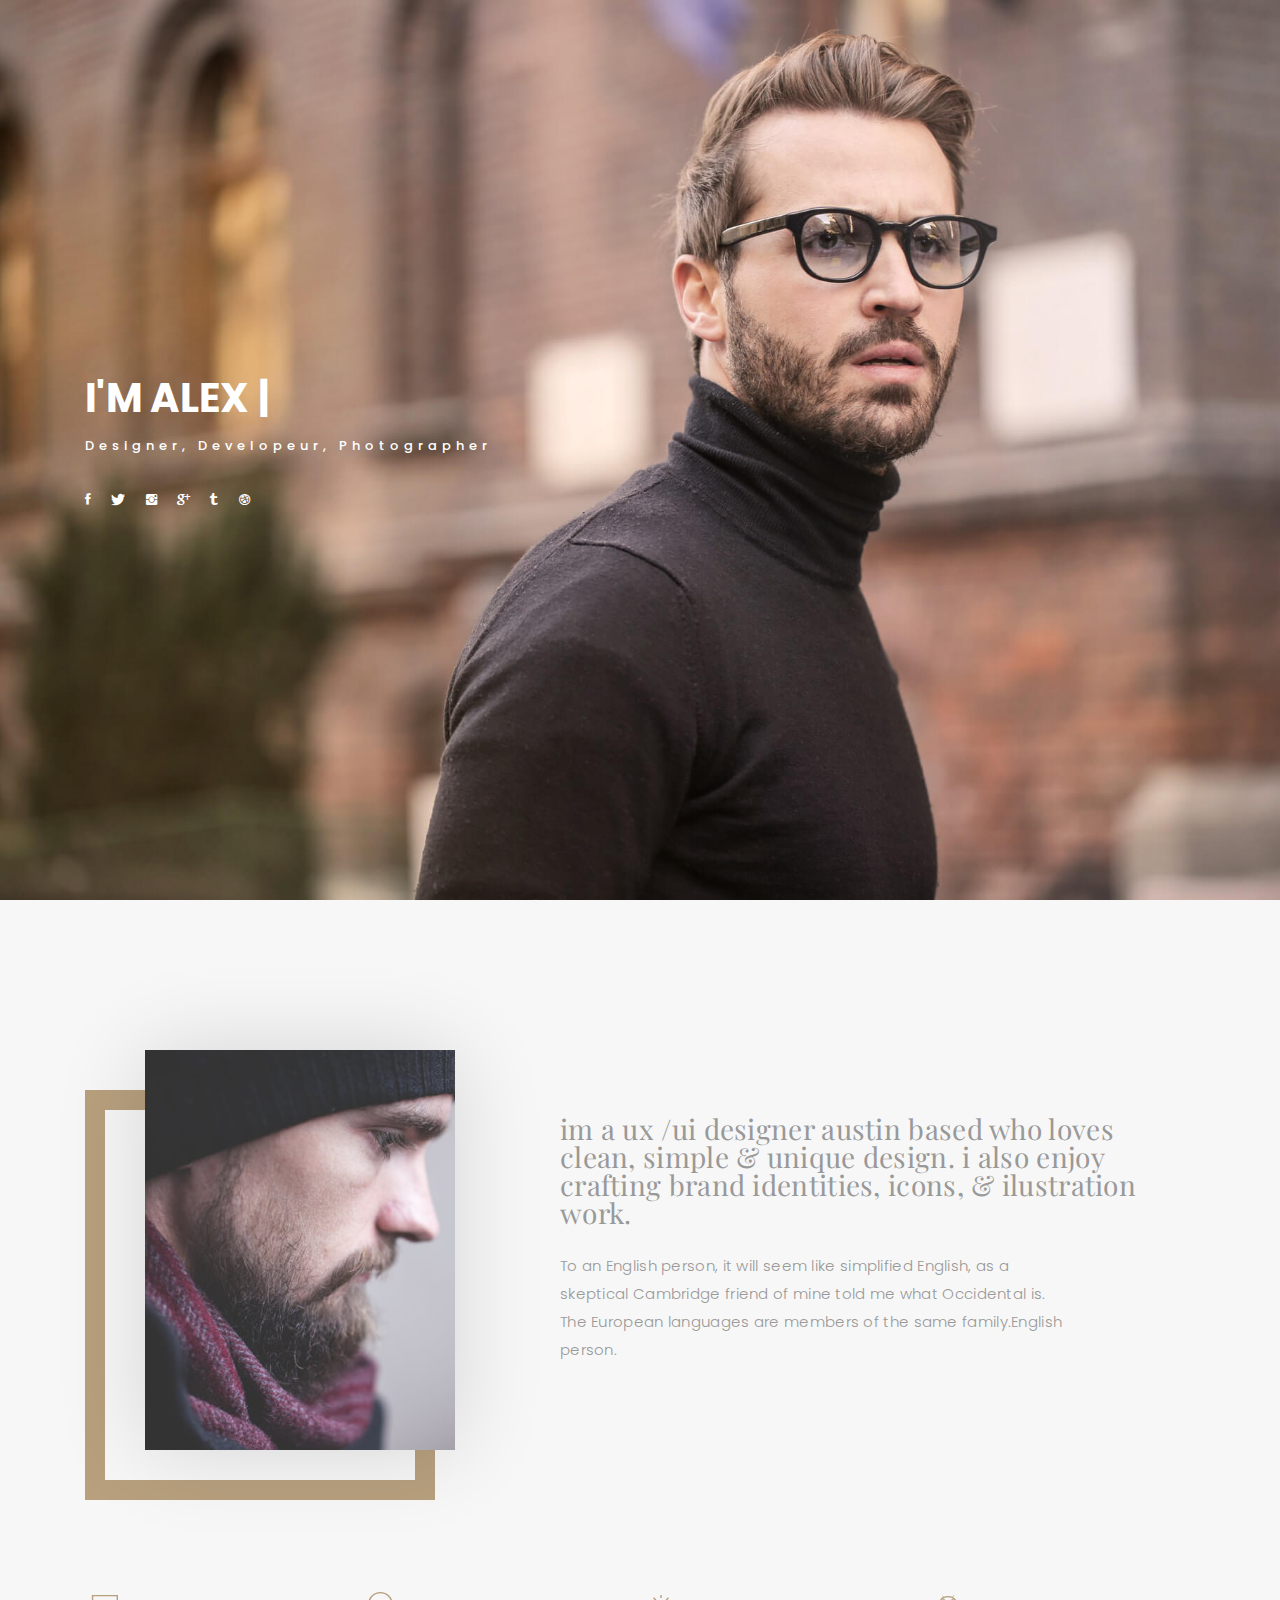
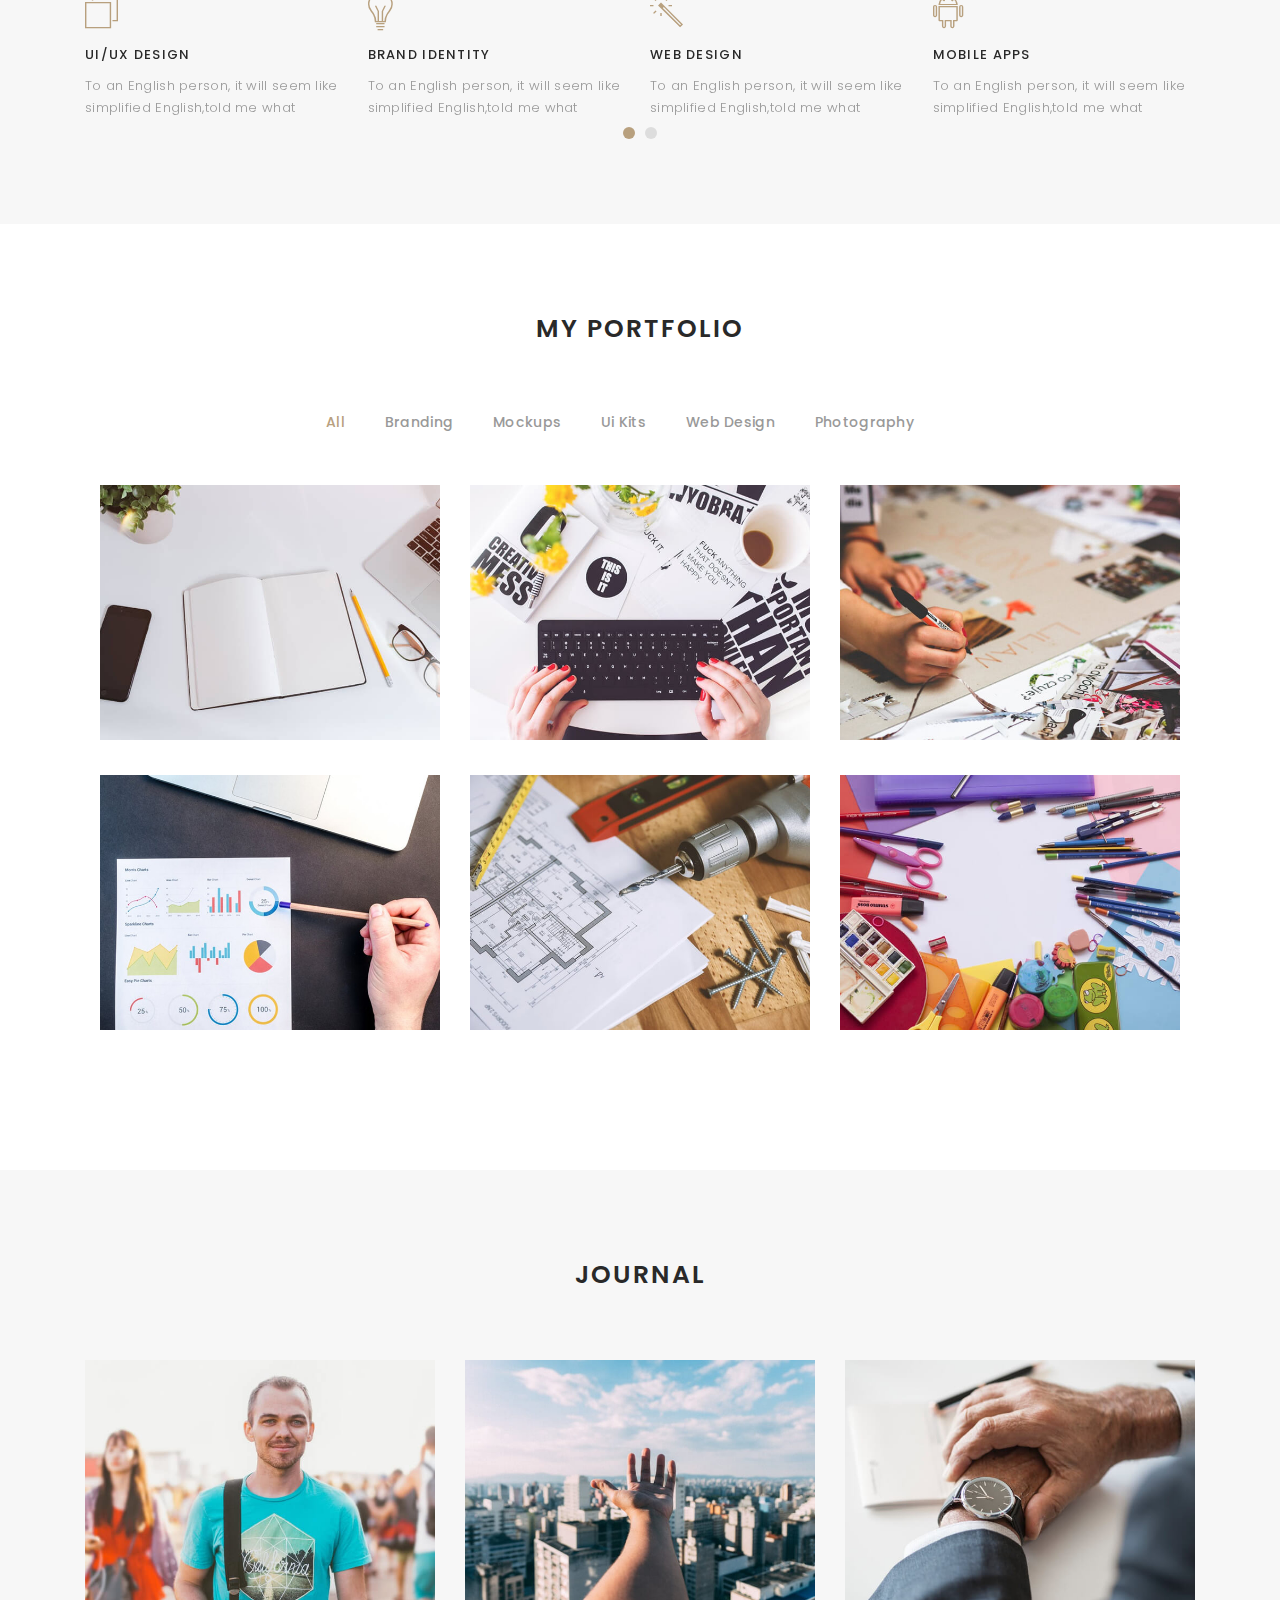
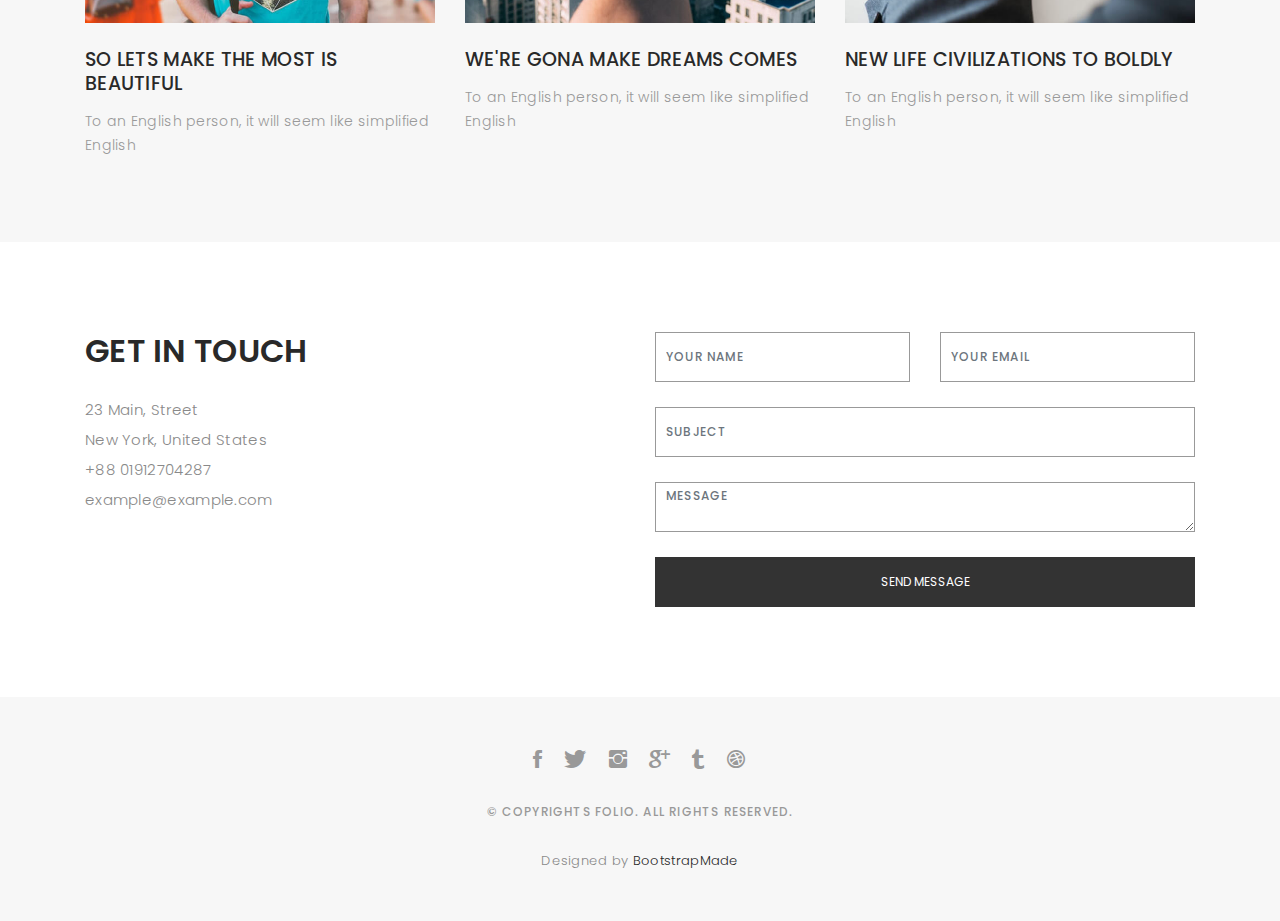
<file: BestTemplate-Packages/MultiplePage+BlogWeb-03/index.html>
<!DOCTYPE html>
<html lang="en">

<head>
  <!-- meta -->
  <meta charset="utf-8">
  <meta content="width=device-width, initial-scale=1.0" name="viewport">

  <title>Folio - Personal Portfolio Template</title>
  <meta content="" name="keywords">
  <meta content="" name="description">

  <!-- Google Fonts -->
  <link href="https://fonts.googleapis.com/css?family=Poppins:300,300i,400,400i,500,500i,600,600i,700,700i|Playfair+Display:400,400i,700,700i,900,900i" rel="stylesheet">

  <!-- Bootstrap CSS File -->
  <link href="lib/bootstrap/css/bootstrap.min.css" rel="stylesheet">

  <!-- Libraries CSS Files -->
  <link href="lib/ionicons/css/ionicons.min.css" rel="stylesheet">
  <link href="lib/owlcarousel/assets/owl.carousel.min.css" rel="stylesheet">
  <link href="lib/magnific-popup/magnific-popup.css" rel="stylesheet">
  <link href="lib/hover/hover.min.css" rel="stylesheet">

  <!-- Main Stylesheet File -->
  <link href="css/style.css" rel="stylesheet">

  <!-- Responsive css -->
  <link href="css/responsive.css" rel="stylesheet">

  <!-- Favicon -->
  <link rel="shortcut icon" href="images/favicon.png">

  <!-- =======================================================
    Theme Name: Folio
    Theme URL: https://bootstrapmade.com/folio-bootstrap-portfolio-template/
    Author: BootstrapMade.com
    Author URL: https://bootstrapmade.com
  ======================================================= -->
</head>

<body>

  <!-- start section navbar -->
  <nav id="main-nav">
    <div class="row">
      <div class="container">

        <div class="logo">
          <a href="index.html"><img src="images/logo.png" alt="logo"></a>
        </div>

        <div class="responsive"><i data-icon="m" class="ion-navicon-round"></i></div>

        <ul class="nav-menu list-unstyled">
          <li><a href="#header" class="smoothScroll">Home</a></li>
          <li><a href="#about" class="smoothScroll">About</a></li>
          <li><a href="#portfolio" class="smoothScroll">Portfolio</a></li>
          <li><a href="#journal" class="smoothScroll">Blog</a></li>
          <li><a href="#contact" class="smoothScroll">Contact</a></li>
        </ul>

      </div>
    </div>
  </nav>
  <!-- End section navbar -->


  <!-- start section header -->
  <div id="header" class="home">

    <div class="container">
      <div class="header-content">
        <h1>I'm <span class="typed"></span></h1>
        <p>designer, developeur, photographer</p>

        <ul class="list-unstyled list-social">
          <li><a href="#"><i class="ion-social-facebook"></i></a></li>
          <li><a href="#"><i class="ion-social-twitter"></i></a></li>
          <li><a href="#"><i class="ion-social-instagram"></i></a></li>
          <li><a href="#"><i class="ion-social-googleplus"></i></a></li>
          <li><a href="#"><i class="ion-social-tumblr"></i></a></li>
          <li><a href="#"><i class="ion-social-dribbble"></i></a></li>
        </ul>
      </div>
    </div>
  </div>
  <!-- End section header -->


  <!-- start section about us -->
  <div id="about" class="paddsection">
    <div class="container">
      <div class="row justify-content-between">

        <div class="col-lg-4 ">
          <div class="div-img-bg">
            <div class="about-img">
              <img src="images/me.jpg" class="img-responsive" alt="me">
            </div>
          </div>
        </div>

        <div class="col-lg-7">
          <div class="about-descr">

            <p class="p-heading">im a ux /ui designer austin based who loves clean, simple & unique design. i also enjoy crafting brand identities, icons, & ilustration work. </p>
            <p class="separator">To an English person, it will seem like simplified English, as a skeptical Cambridge friend of mine told me what Occidental is. The European languages are members of the same family.English person.</p>

          </div>

        </div>
      </div>
    </div>
  </div>
  <!-- end section about us -->


  <!-- start section services -->
  <div id="services">
    <div class="container">

        <div class="services-carousel owl-theme">

          <div class="services-block">

            <i class="ion-ios-browsers-outline"></i>
            <span>UI/UX DESIGN</span>
            <p class="separator">To an English person, it will seem like simplified English,told me what </p>

          </div>

          <div class="services-block">

            <i class="ion-ios-lightbulb-outline"></i>
            <span>BRAND IDENTITY</span>
            <p class="separator">To an English person, it will seem like simplified English,told me what </p>

          </div>

          <div class="services-block">

            <i class="ion-ios-color-wand-outline"></i>
            <span>WEB DESIGN</span>
            <p class="separator">To an English person, it will seem like simplified English,told me what </p>

          </div>

          <div class="services-block">

            <i class="ion-social-android-outline"></i>
            <span>MOBILE APPS</span>
            <p class="separator">To an English person, it will seem like simplified English,told me what </p>

          </div>

          <div class="services-block">

            <i class="ion-ios-analytics-outline"></i>
            <span>Analytics</span>
            <p class="separator">To an English person, it will seem like simplified English,told me what </p>

          </div>

          <div class="services-block">

            <i class="ion-ios-camera-outline"></i>
            <span>PHOTOGRAPHY</span>
            <p class="separator">To an English person, it will seem like simplified English,told me what </p>

          </div>

        </div>

    </div>

  </div>
  <!-- end section services -->


  <!-- start section portfolio -->
  <div id="portfolio" class="text-center paddsection">

    <div class="container">
      <div class="section-title text-center">
        <h2>My Portfolio</h2>
      </div>
    </div>

    <div class="container">
      <div class="row">
        <div class="col-md-12">

          <div class="portfolio-list">

            <ul class="nav list-unstyled" id="portfolio-flters">
              <li class="filter filter-active" data-filter=".all">all</li>
              <li class="filter" data-filter=".branding">branding</li>
              <li class="filter" data-filter=".mockups">mockups</li>
              <li class="filter" data-filter=".uikits">ui kits</li>
              <li class="filter" data-filter=".webdesign">web design</li>
              <li class="filter" data-filter=".photography">photography</li>
            </ul>

          </div>

          <div class="portfolio-container">

            <div class="col-lg-4 col-md-6 portfolio-thumbnail all branding uikits webdesign">
              <a class="popup-img" href="images/portfolio/1.jpg">
                <img src="images/portfolio/1.jpg" alt="img">
              </a>
            </div>

            <div class="col-lg-4 col-md-6 portfolio-thumbnail all mockups uikits photography">
              <a class="popup-img" href="images/portfolio/2.jpg">
                <img src="images/portfolio/2.jpg"  alt="img">
              </a>
            </div>

            <div class="col-lg-4 col-md-6 portfolio-thumbnail all branding webdesig photographyn">
              <a class="popup-img" href="images/portfolio/3.jpg">
                <img src="images/portfolio/3.jpg" alt="img">
              </a>
            </div>

            <div class="col-lg-4 col-md-6 portfolio-thumbnail all mockups webdesign photography">
              <a class="popup-img" href="images/portfolio/4.jpg">
                <img src="images/portfolio/4.jpg" alt="img">
              </a>
            </div>

            <div class="col-lg-4 col-md-6 portfolio-thumbnail all branding uikits photography">
              <a class="popup-img" href="images/portfolio/5.jpg">
                <img src="images/portfolio/5.jpg" alt="img">
              </a>
            </div>

            <div class="col-lg-4 col-md-6 portfolio-thumbnail all mockups uikits webdesign">
              <a class="popup-img" href="images/portfolio/6.jpg">
                <img src="images/portfolio/6.jpg" alt="img">
              </a>
            </div>

          </div>
        </div>
      </div>
    </div>

  </div>
  <!-- End section portfolio -->


  <!-- start section journal -->
  <div id="journal" class="text-left paddsection">

    <div class="container">
      <div class="section-title text-center">
        <h2>journal</h2>
      </div>
    </div>

    <div class="container">
      <div class="journal-block">
        <div class="row">

          <div class="col-lg-4 col-md-6">
            <div class="journal-info">

              <a href="blog-single.html"><img src="images/blog-post-1.jpg" class="img-responsive" alt="img"></a>

              <div class="journal-txt">

                <h4><a href="blog-single.html">SO LETS MAKE THE MOST IS BEAUTIFUL</a></h4>
                <p class="separator">To an English person, it will seem like simplified English
                </p>

              </div>

            </div>
          </div>

          <div class="col-lg-4 col-md-6">
            <div class="journal-info">

              <a href="blog-single.html"><img src="images/blog-post-2.jpg" class="img-responsive" alt="img"></a>

              <div class="journal-txt">

                <h4><a href="#blog-single.html">WE'RE GONA MAKE DREAMS COMES</a></h4>
                <p class="separator">To an English person, it will seem like simplified English
                </p>

              </div>

            </div>
          </div>

          <div class="col-lg-4 col-md-6">
            <div class="journal-info">

              <a href="blog-single.html"><img src="images/blog-post-3.jpg" class="img-responsive" alt="img"></a>

              <div class="journal-txt">

                <h4><a href="blog-single.html">NEW LIFE CIVILIZATIONS TO BOLDLY</a></h4>
                <p class="separator">To an English person, it will seem like simplified English
                </p>

              </div>

            </div>
          </div>

        </div>
      </div>
    </div>

  </div>
  <!-- End section journal -->


  <!-- start sectoion contact -->
  <div id="contact" class="paddsection">
    <div class="container">
      <div class="contact-block1">
        <div class="row">

          <div class="col-lg-6">
            <div class="contact-contact">

              <h2 class="mb-30">GET IN TOUCH</h2>

              <ul class="contact-details">
                <li><span>23 Main, Street</span></li>
                <li><span>New York, United States</span></li>
                <li><span>+88 01912704287</span></li>
                <li><span>example@example.com</span></li>
              </ul>

            </div>
          </div>

          <div class="col-lg-6">
            <form action="" method="post" role="form" class="contactForm">
              <div class="row">

                <div id="sendmessage">Your message has been sent. Thank you!</div>
                <div id="errormessage"></div>

                <div class="col-lg-6">
                  <div class="form-group contact-block1">
                    <input type="text" name="name" class="form-control" id="name" placeholder="Your Name" data-rule="minlen:4" data-msg="Please enter at least 4 chars" />
                    <div class="validation"></div>
                  </div>
                </div>

                <div class="col-lg-6">
                  <div class="form-group">
                    <input type="email" class="form-control" name="email" id="email" placeholder="Your Email" data-rule="email" data-msg="Please enter a valid email" />
                    <div class="validation"></div>
                  </div>
                </div>

                <div class="col-lg-12">
                  <div class="form-group">
                    <input type="text" class="form-control" name="subject" id="subject" placeholder="Subject" data-rule="minlen:4" data-msg="Please enter at least 8 chars of subject" />
                    <div class="validation"></div>
                  </div>
                </div>

                <div class="col-lg-12">
                  <div class="form-group">
                    <textarea class="form-control" name="message" rows="12" data-rule="required" data-msg="Please write something for us" placeholder="Message"></textarea>
                    <div class="validation"></div>
                  </div>
                </div>

                <div class="col-lg-12">
                  <input type="submit" class="btn btn-defeault btn-send" value="Send message">
                </div>

              </div>
            </form>
          </div>
        </div>
      </div>
    </div>
  </div>
  <!-- start sectoion contact -->


  <!-- start section footer -->
  <div id="footer" class="text-center">
    <div class="container">
      <div class="socials-media text-center">

        <ul class="list-unstyled">
          <li><a href="#"><i class="ion-social-facebook"></i></a></li>
          <li><a href="#"><i class="ion-social-twitter"></i></a></li>
          <li><a href="#"><i class="ion-social-instagram"></i></a></li>
          <li><a href="#"><i class="ion-social-googleplus"></i></a></li>
          <li><a href="#"><i class="ion-social-tumblr"></i></a></li>
          <li><a href="#"><i class="ion-social-dribbble"></i></a></li>
        </ul>

      </div>

      <p>&copy; Copyrights Folio. All rights reserved.</p>

      <div class="credits">
        <!--
          All the links in the footer should remain intact.
          You can delete the links only if you purchased the pro version.
          Licensing information: https://bootstrapmade.com/license/
          Purchase the pro version with working PHP/AJAX contact form: https://bootstrapmade.com/buy/?theme=Folio
        -->
        Designed by <a href="https://bootstrapmade.com/">BootstrapMade</a>
      </div>

    </div>
  </div>
  <!-- End section footer -->

  <!-- JavaScript Libraries -->
  <script src="lib/jquery/jquery.min.js"></script>
  <script src="lib/jquery/jquery-migrate.min.js"></script>
  <script src="lib/bootstrap/js/bootstrap.bundle.min.js"></script>
  <script src="lib/typed/typed.js"></script>
  <script src="lib/owlcarousel/owl.carousel.min.js"></script>
  <script src="lib/magnific-popup/magnific-popup.min.js"></script>
  <script src="lib/isotope/isotope.pkgd.min.js"></script>

  <!-- Contact Form JavaScript File -->
  <script src="contactform/contactform.js"></script>

  <!-- Template Main Javascript File -->
  <script src="js/main.js"></script>

</body>

</html>
</file>
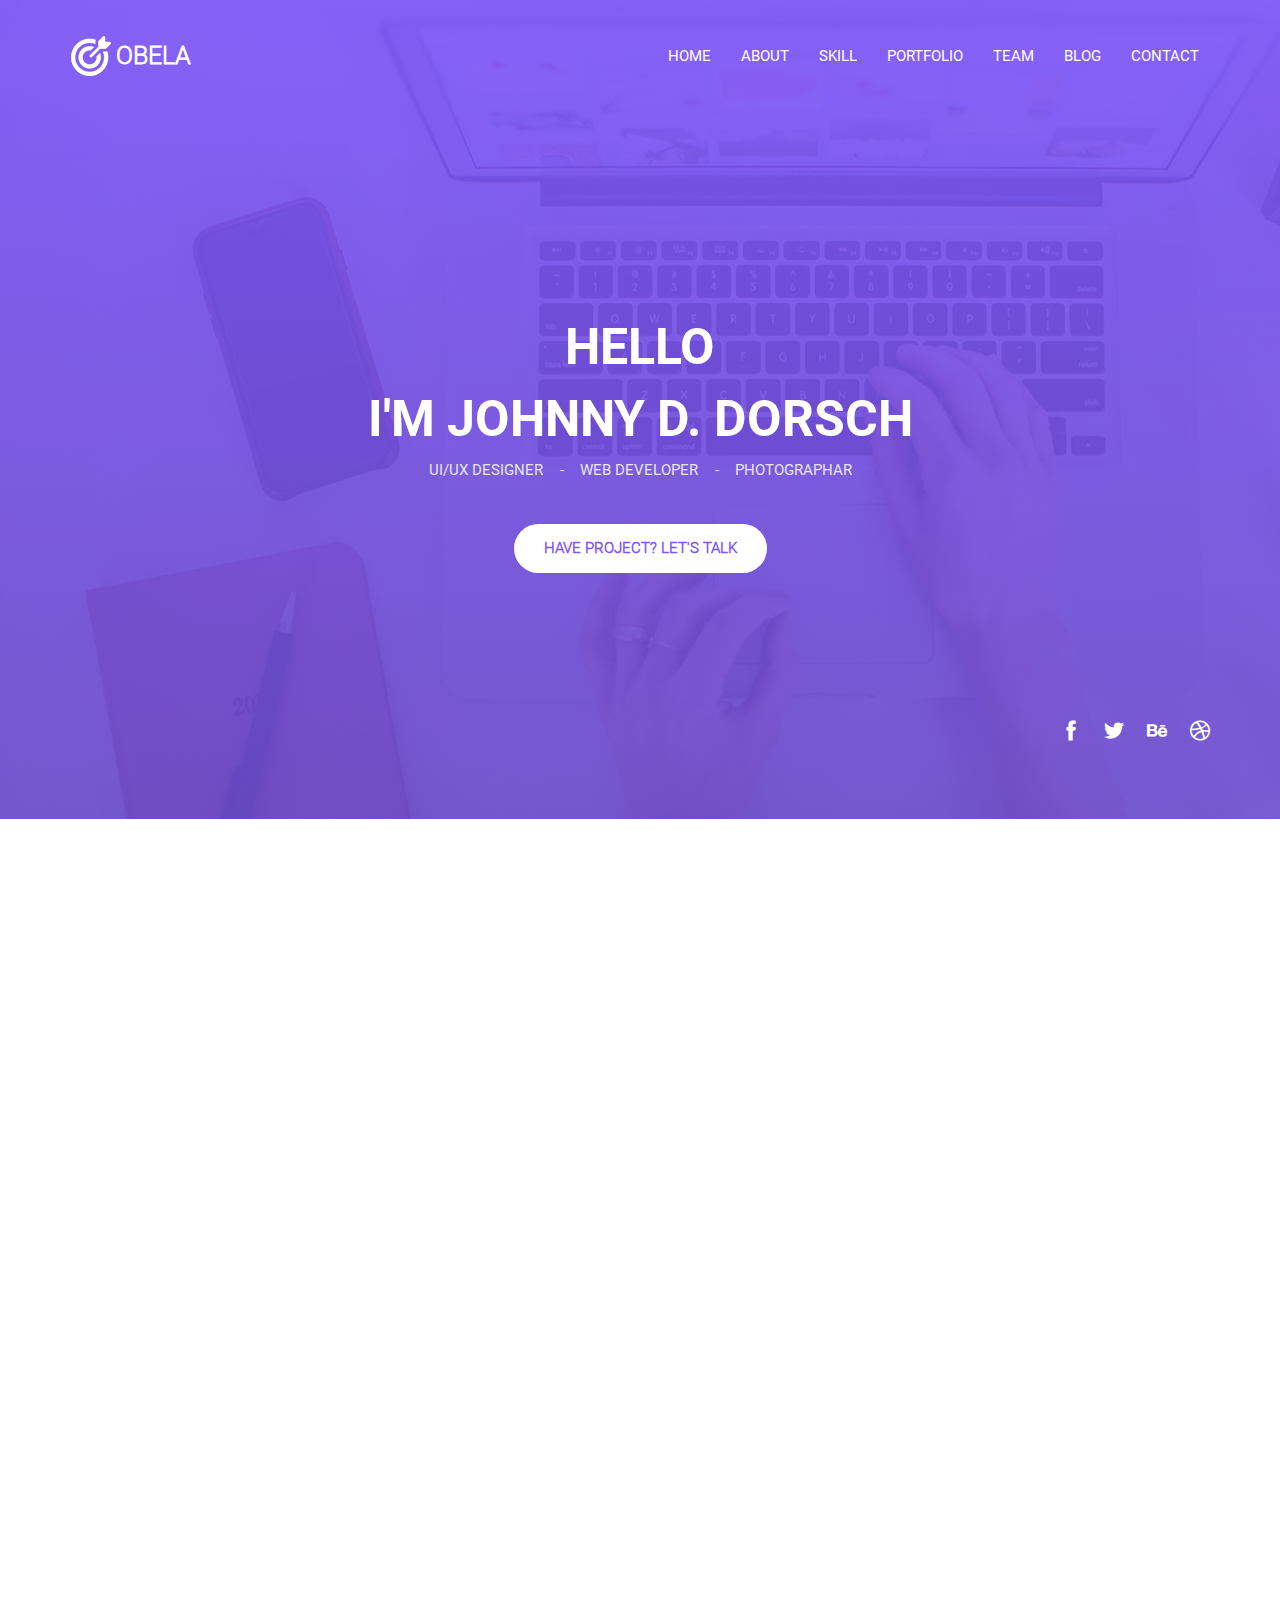
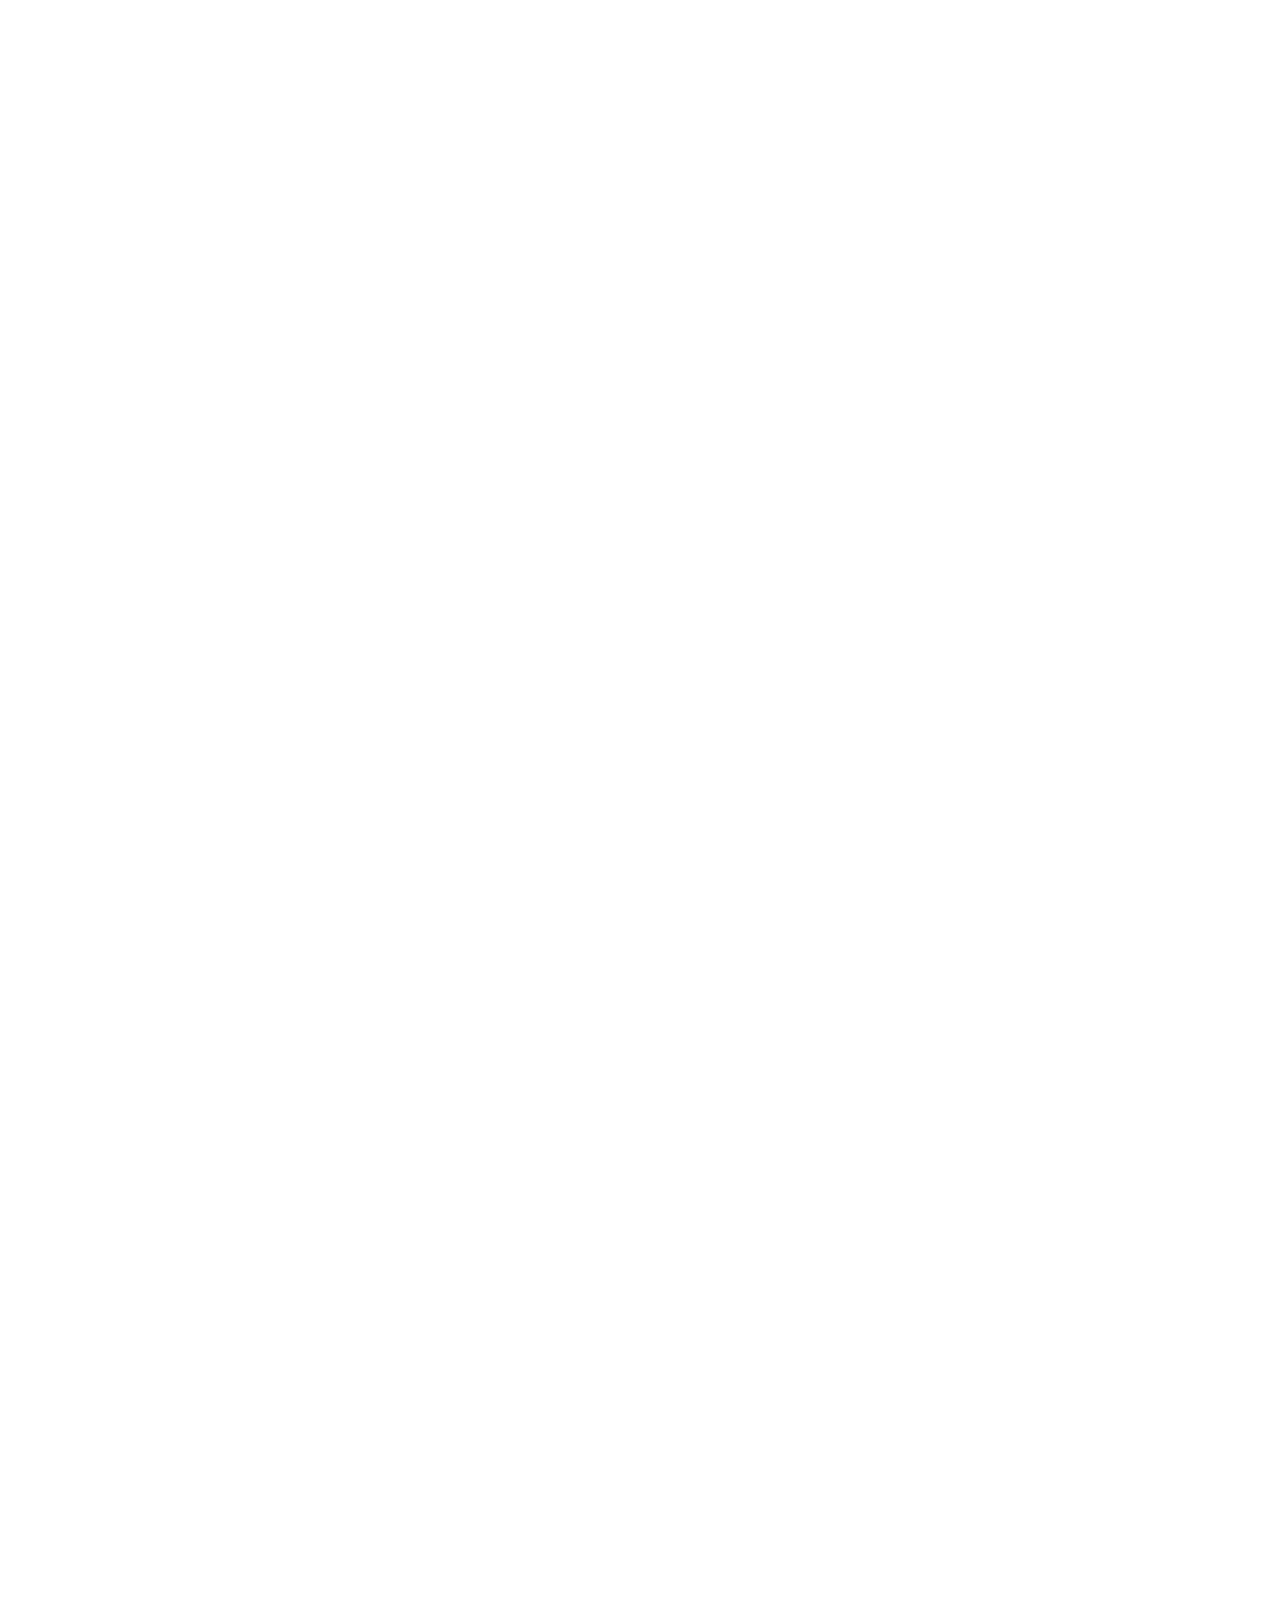
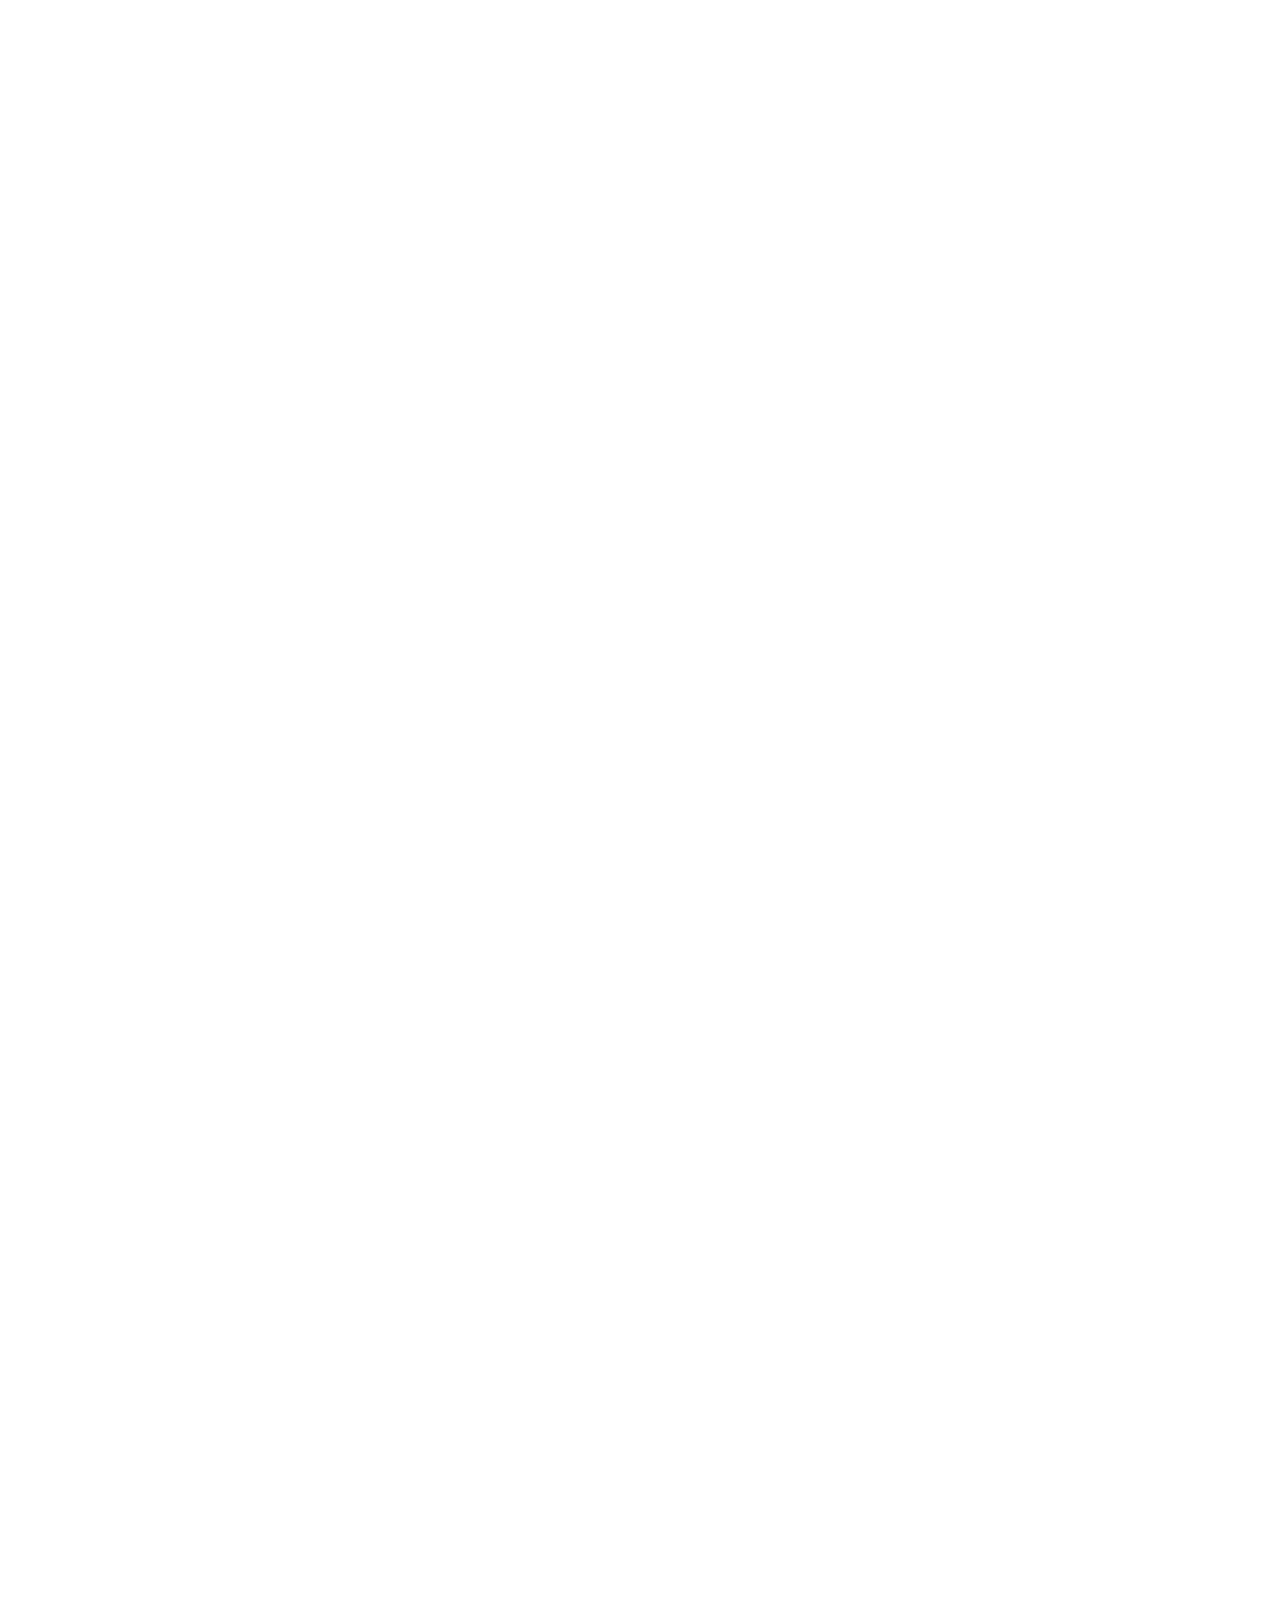
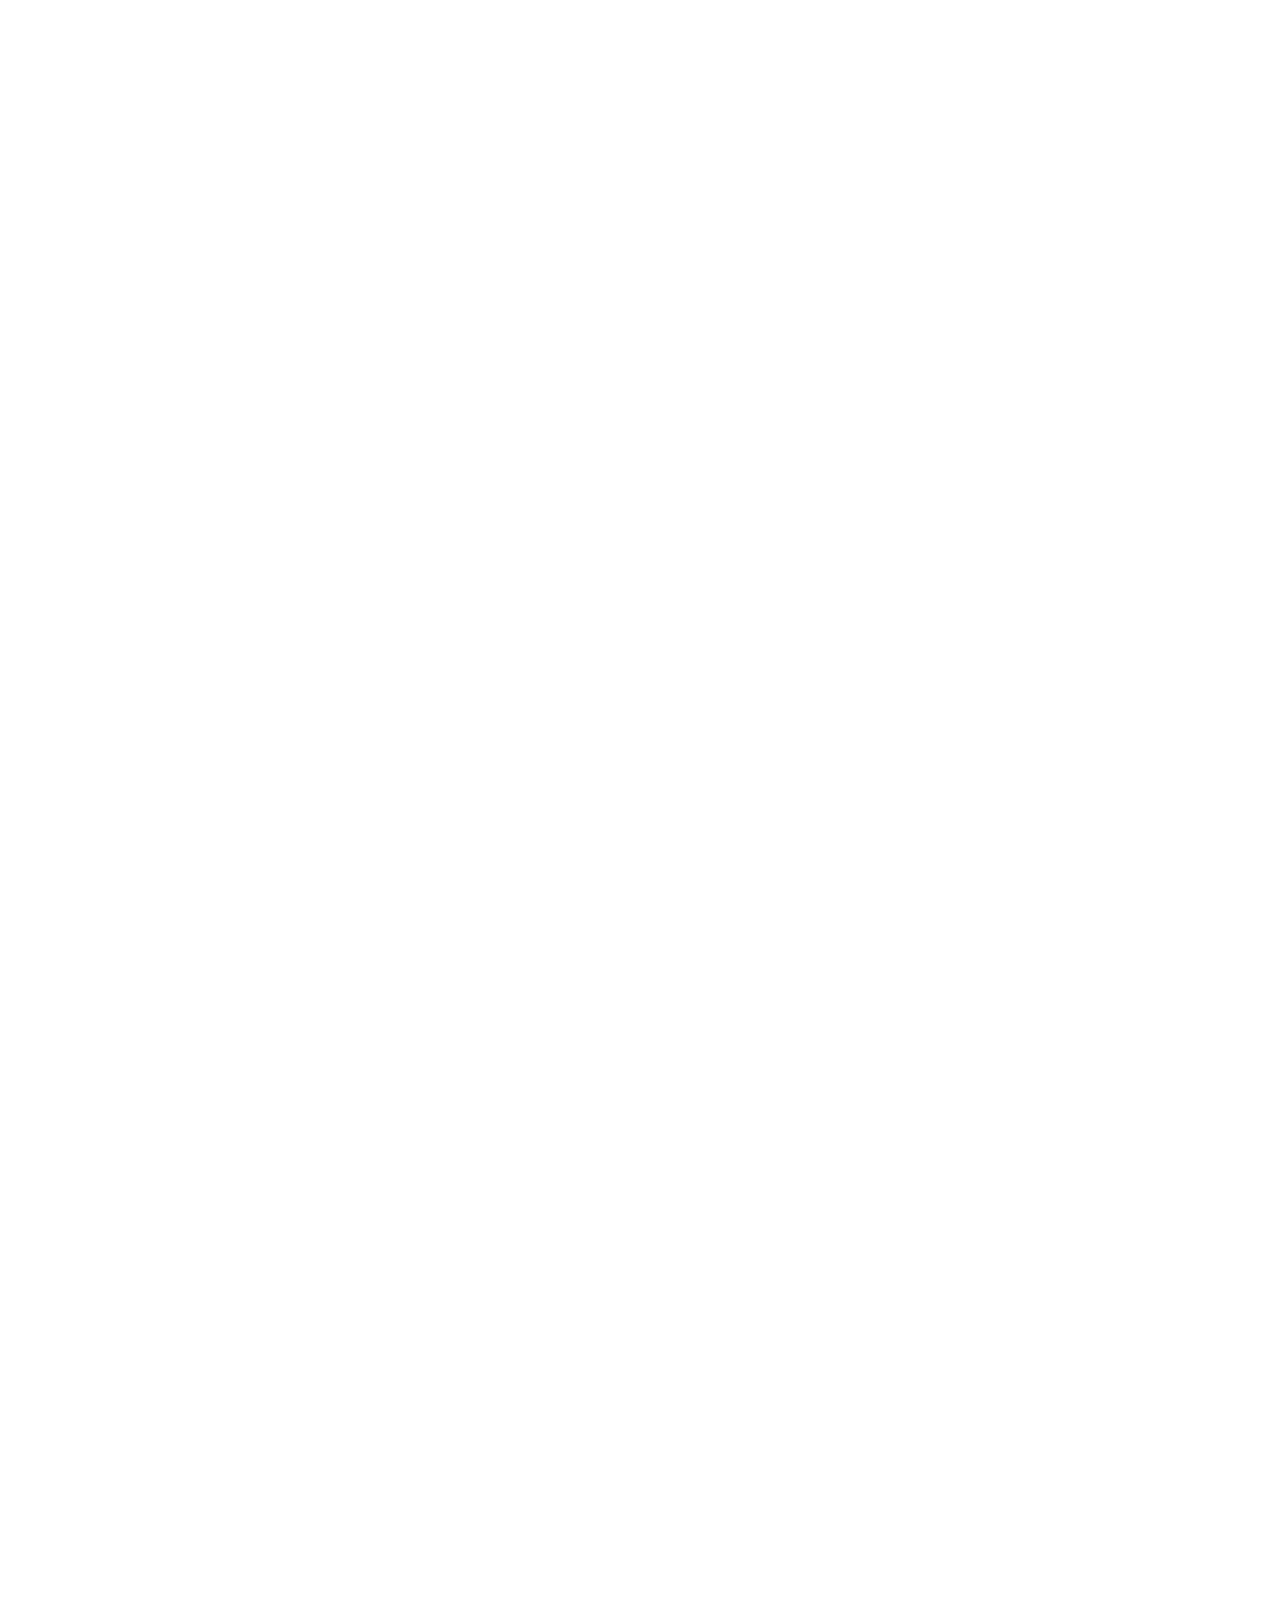
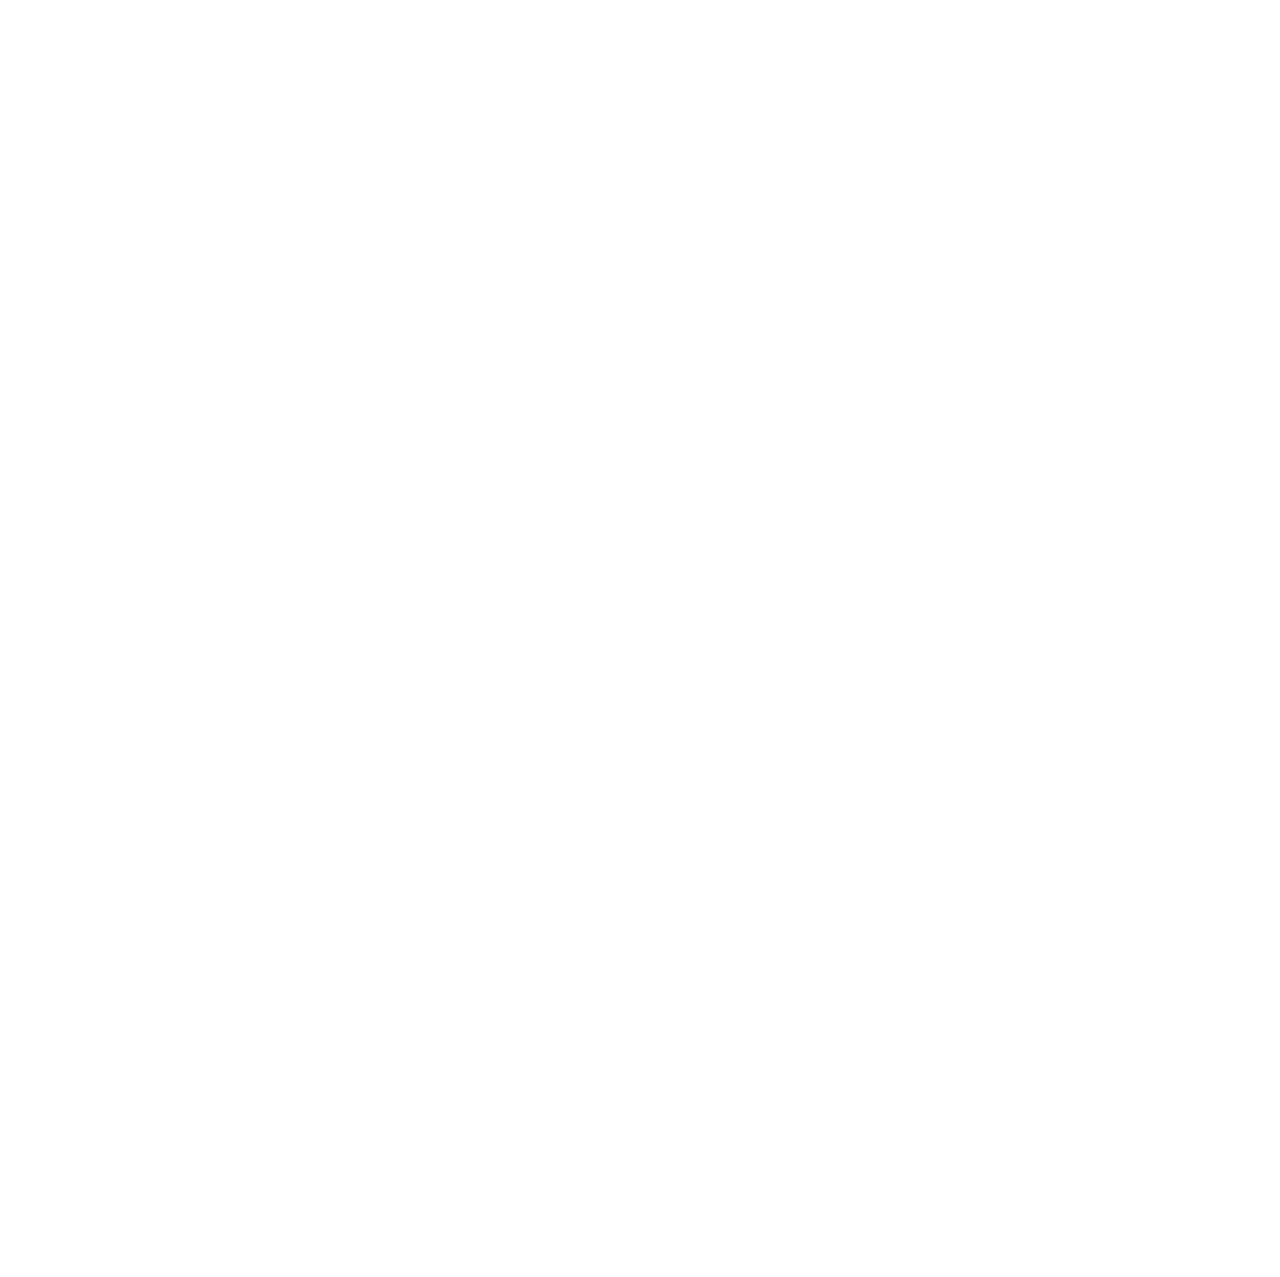
<file: BestTemplate-Packages/OnePage-Portfolio-03/index.html>
<!doctype html>
<html lang="en">
<head>
  <meta charset="UTF-8">
  <meta name="viewport" content="width=device-width, initial-scale=1" />
  <title>Project</title>
  <meta name="keywords" content="Lorem ipsum dolor sit amet, consectetur adipisicing elit, sed do eiusmod.">
  <meta name="description" content="Lorem ipsum dolor sit amet, consectetur adipisicing elit, sed do eiusmod.">

  <link rel="stylesheet" href="assets/fonts/flat-icon/flaticon.css">
  <link rel="stylesheet" href="assets/bootstrap/css/bootstrap.min.css">
  <link rel="stylesheet" href="css/styles.css">
</head>
<body>
<div id="content-wrapper">
  <header class="header header--bg">
    <div class="container">
      <nav class="navbar">
        <div class="navbar-header">
          <button type="button" class="navbar-toggle" data-toggle="collapse" data-target="#myNavbar">
            <span class="icon-bar"></span>
            <span class="icon-bar"></span>
            <span class="icon-bar"></span> 
          </button>
          <a class="navbar-brand" href="#">OBELA</a>
        </div>
        <div class="collapse navbar-collapse" id="myNavbar">
          <ul class="nav navbar-nav">
            <li><a href="#">HOME</a></li>
            <li><a href="#">ABOUT</a></li>
            <li><a href="#">SKILL</a></li> 
            <li><a href="#">PORTFOLIO</a></li> 
            <li><a href="#">TEAM</a></li> 
            <li><a href="#">BLOG</a></li> 
            <li><a href="#">CONTACT</a></li> 
          </ul>
        </div>
      </nav>
      <div class="header__content text-center">
        <span class="header__content__block">HELLO</span>
        <h1 class="header__content__title">I'M JOHNNY D. DORSCH</h1>
        <ul class="header__content__sub-title">
          <li>UI&#47;UX DESIGNER <span class="padding">&#45;</span></li>
          <li>WEB DEVELOPER <span class="padding">&#45;</span></li>
          <li>PHOTOGRAPHAR</li>
        </ul>
        <a class="header__button" href="#">HAVE PROJECT? LET'S TALK</a>
      </div>
      <div class="social-icon pull-right">
        <ul>
          <li><a href="#"><i class="flaticon-facebook-letter-logo"></i></a></li>
          <li><a href="#"><i class="flaticon-twitter-logo"></i></a></li>
          <li><a href="#"><i class="flaticon-behance-logo"></i></a></li>
          <li><a href="#"><i class="flaticon-dribbble-logo"></i></a></li>
        </ul>
      </div>
    </div>
  </header>

  <section class="about">
    <div class="container about__container--narrow">
      <div class="page-section">
        <h2 class="page-section__title">ABOUT ME</h2>
          <img class="page-section__title-style" src="assets/images/title-style.png" alt="">
          <p class="page-section__paragraph">Lorem ipsum dolor sit amet, consectetur adipisicing elit, sed do eiusmod tempor incididunt ut labore et dolore magna aliqua. </p>
          <div class="row gutters-80">
            <div class="col-md-4">
              <div class="about__image">
                <img src="assets/images/about-me-image.png" alt="">
              </div>
            </div>
            <div class="col-md-8 about__content">
              <p class="about__description">Lorem ipsum dolor sit amet, consectetur adipisicing elit, sed do eiusmod tempor incididunt ut labore et dolore magna aliqua. Ut enim ad minim veniam, quis nostrud exercitation ullamco laboris nisi ut aliquip ex ea commodo consequat. Duis aute irure dolor in reprehenderit in voluptate velit esse cillum.</p>
              <div class="row row--margin-top">
                <div class="col-md-4">
                  <p class="about__bio"><strong>NAME :</strong> Jonny D. Dorsch</p>
                  <p class="about__bio"><strong>AGE :</strong> 21</p>
                </div>
                <div class="col-md-4">
                  <p class="about__bio"><strong>JOB TITLE :</strong> UI&#47;UX Designer</p>
                  <p class="about__bio"><strong>LOCATION :</strong> California,USA</p>
                </div>
              </div>
              <div class="row">
                <div class="col-md-4">
                  <a class="button button--colorful button--margin" href="#">DOWNLOAD CV</a>
                </div>
                <div class="col-md-4">
                  <a class="button button--colorful button--margin" href="#">HIRE ME</a>
                </div>
              </div>
            </div>
          </div>
      </div>
    </div>
  </section>

  <section class="skill skill--bg">
    <div class="container skill__container--narrow">
      <div class="page-section">
        <h2 class="page-section__title page-section__title--white">MY SKILL</h2>
        <img class="page-section__title-style" src="assets/images/title-style-white.png" alt="">
        <p class="page-section__paragraph page-section__paragraph--white">Lorem ipsum dolor sit amet, consectetur adipisicing elit, sed do eiusmod tempor incididunt ut labore et dolore magna aliqua. </p>
        <div class="row gutters-60">
          <div class="col-md-4">
            <div class="thumbnail text-center">
              <img src="assets/images/adobe-photoshop.png" alt="">
              <h4 class="skill__single-part__title">ADOBE PHOTOSHOP</h4>
              <div class="progress">
                <div class="progress-bar" role="progressbar" style="width:80%;background-color: #7FB7FA;">
                </div>
              </div>
            </div>
          </div>
          <div class="col-md-4">
            <div class="thumbnail text-center">
              <img src="assets/images/adobe-illustrator.png" alt="">
              <h4 class="skill__single-part__title">ADOBE PHOTOSHOP</h4>
              <div class="progress">
                <div class="progress-bar" role="progressbar" style="width:80%;background-color: #FFAC1B;;">
                </div>
              </div>
            </div>
          </div>
          <div class="col-md-4">
            <div class="thumbnail text-center">
              <img src="assets/images/adobe-after-effects.png" alt="">
              <h4 class="skill__single-part__title">ADOBE PHOTOSHOP</h4>
              <div class="progress">
                <div class="progress-bar" role="progressbar" style="width:80%;background-color: #C99AFF;">
                </div>
              </div>
            </div>
          </div>
        </div>
      </div>
    </div>
  </section>

  <section class="service">
    <div class="container">
      <div class="page-section">
        <h2 class="page-section__title">MY SERVICES</h2>
        <img class="page-section__title-style" src="assets/images/title-style.png" alt="">
        <p class="page-section__paragraph">Lorem ipsum dolor sit amet, consectetur adipisicing elit, sed do eiusmod tempor incididunt ut labore et dolore magna aliqua. </p>
        <div class="row gutters-70">
          <div class="col-md-4">
            <div class="thumbnail text-center">
              <img src="assets/images/logo-design.png" alt="">
              <h4 class="service__single-section__title">LOGO DESIGN</h4>
              <p class="service__single-section__paragraph">magna aliqua. Ut enim ad minim veniam, quis nostrud exercitation ullamco laboris nisi ut aliquip ex ea commodo consequat. </p>
            </div>
          </div>
          <div class="col-md-4">
            <div class="thumbnail text-center">
              <img src="assets/images/website-design.png" alt="">
              <h4 class="service__single-section__title">WEBSITE DESIGN</h4>
              <p class="service__single-section__paragraph">magna aliqua. Ut enim ad minim veniam, quis nostrud exercitation ullamco laboris nisi ut aliquip ex ea commodo consequat. </p>
            </div>
          </div>
          <div class="col-md-4">
            <div class="thumbnail text-center">
              <img src="assets/images/support.png" alt="">
              <h4 class="service__single-section__title">SUPPORT</h4>
              <p class="service__single-section__paragraph">magna aliqua. Ut enim ad minim veniam, quis nostrud exercitation ullamco laboris nisi ut aliquip ex ea commodo consequat. </p>
            </div>
          </div>
        </div>
      </div>
    </div>
  </section>

  <section class="overview overview--bg">
    <div class="container">
      <div class="page-section">
        <div class="row gutters-140">
        <div class="col-xs-6 col-lg-3 overview__single-section">
          <i class="material-icons">headset_mic</i>
          <h2 class="overview__single-section__number">220</h2>
          <p class="overview__single-section__title">Hand to Work</p>
        </div>
        <div class="col-xs-6 col-lg-3 overview__single-section">
          <i class="material-icons">mood</i>
          <h2 class="overview__single-section__number">530</h2>
          <p class="overview__single-section__title">Happy Client</p>
        </div>
        <div class="col-xs-6 col-lg-3 overview__single-section">
          <i class="material-icons">assignment_turned_in</i>
          <h2 class="overview__single-section__number">780</h2>
          <p class="overview__single-section__title">Finished Project</p>
        </div>
        <div class="col-xs-6 col-lg-3 overview__single-section">
          <i class="material-icons">local_bar</i>
          <h2 class="overview__single-section__number">970</h2>
          <p class="overview__single-section__title">Cups of coffe</p>
        </div>
      </div>
      </div>
    </div>
  </section>

  <section class="portfolio">
    <div class="container">
      <div class="page-section">
        <h2 class="page-section__title">MY PORTFOLIO</h2>
        <img class="page-section__title-style" src="assets/images/title-style.png" alt="">
        <p class="page-section__paragraph">Lorem ipsum dolor sit amet, consectetur adipisicing elit, sed do eiusmod tempor incididunt ut labore et dolore magna aliqua. </p>
        <div class="portfolio__button-group">
          <a class="button button--default" data-filter="all" href="#">ALL</a>
          <a class="button button--default" data-filter=".category-a" href="#">DEVELOPMENT</a>
          <a class="button button--default" data-filter=".category-b" href="#">DESIGN</a>
          <a class="button button--default" data-filter=".category-c" href="#">HTML</a>
          <a class="button button--default" data-filter=".category-d" href="#">JAVA</a>
        </div>
        <div class="row gutters-40">
          <div class="col-md-4">
            <div class="portfolio__single-section mix category-a category-b category-c" data-order="1">
              <img class="portfolio__single-section__image img-responsive" src="assets/images/portfolio-1.png" alt="">
              <div class="portfolio__single-section__overlay">
                <div class="overlay-content">
                  <h4>LOGO DESIGN</h4>
                  <p>Designer</p>
                </div>
                <div class="portfolio__single-section__search-icon">
                  <a href="#"><img src="assets/images/search-icon.png" alt=""></a>
                </div>
              </div>
            </div>
          </div>
          <div class="col-md-4">
            <div class="portfolio__single-section mix category-a category-c" data-order="2">
              <img class="portfolio__single-section__image img-responsive" src="assets/images/portfolio-2.png" alt="">
              <div class="portfolio__single-section__overlay">
                <div class="overlay-content">
                  <h4>WEBSITE DESIGN</h4>
                  <p>Designer</p>
                </div>
                <div class="portfolio__single-section__search-icon">
                  <a href="#"><img src="assets/images/search-icon.png" alt=""></a>
                </div>
              </div>
            </div>
          </div>
          <div class="col-md-4">
            <div class="portfolio__single-section mix category-c" data-order="3">
              <img class="portfolio__single-section__image img-responsive" src="assets/images/portfolio-3.png" alt="">
              <div class="portfolio__single-section__overlay">
                <div class="overlay-content">
                  <h4>LOGO DESIGN</h4>
                  <p>Designer</p>
                </div>
                <div class="portfolio__single-section__search-icon">
                  <a href="#"><img src="assets/images/search-icon.png" alt=""></a>
                </div>
              </div>
            </div>
          </div>
        </div>
        <div class="row gutters-40">
          <div class="col-md-4">
            <div class="portfolio__single-section mix category-b category-d" data-order="4">
              <img class="portfolio__single-section__image img-responsive" src="assets/images/portfolio-4.png" alt="">
              <div class="portfolio__single-section__overlay">
                <div class="overlay-content">
                  <h4>PHOTOGRAPHY</h4>
                  <p>photographer</p>
                </div>
                <div class="portfolio__single-section__search-icon">
                  <a href="#"><img src="assets/images/search-icon.png" alt=""></a>
                </div>
              </div>
            </div>
          </div>
          <div class="col-md-4">
            <div class="portfolio__single-section mix category-b category-d" data-order="5">
              <img class="portfolio__single-section__image img-responsive" src="assets/images/portfolio-5.png" alt="">
              <div class="portfolio__single-section__overlay">
                <div class="overlay-content">
                  <h4>WEBSITE DESIGN</h4>
                  <p>Designer</p>
                </div>
                <div class="portfolio__single-section__search-icon">
                  <a href="#"><img src="assets/images/search-icon.png" alt=""></a>
                </div>
              </div>
            </div>
          </div>
          <div class="col-md-4">
            <div class="portfolio__single-section mix category-d" data-order="6">
              <img class="portfolio__single-section__image img-responsive" src="assets/images/portfolio-6.png" alt="">
              <div class="portfolio__single-section__overlay">
                <div class="overlay-content">
                  <h4>LOGO DESIGN</h4>
                  <p>Designer</p>
                </div>
                <div class="portfolio__single-section__search-icon">
                  <a href="#"><img src="assets/images/search-icon.png" alt=""></a>
                </div>
              </div>
            </div>
          </div>
        </div>
      </div>
    </div>
  </section>

  <section class="slider slider--bg">
    <div id="myCarousel" class="carousel container slide" data-ride="carousel">
      <ol class="carousel-indicators">
        <li data-target="#myCarousel" data-slide-to="0" class="active"></li>
        <li data-target="#myCarousel" data-slide-to="1"></li>
        <li data-target="#myCarousel" data-slide-to="2"></li>
      </ol>

      <div class="carousel-inner">
        <div class="item active">
          <div class="carousel-content">
            <div class="">
              <div class="text-center">
                <img src="assets/images/me.png" alt="">
                <h4>Michael T. Hill</h4>
                <h6>Designer</h6>
                <p>Lorem ipsum dolor sit amet, consectetur adipisicing elit, sed do eiusmod tempor incididunt ut labore et dolore magna aliqua. Ut enim ad minim veniam, quis nostrud exercitation ullamco laboris nisi ut aliquip ex ea commodo consequat. Duis aute irure dolor in reprehenderit in voluptate velit esse cillum dolore eu fugiat nulla pariatur. Excepteur sint occaecat cupidatat non proident, </p>
                <div class="rating">
                  <ul>
                    <li><i class="material-icons">star</i></li>
                    <li><i class="material-icons">star</i></li>
                    <li><i class="material-icons">star</i></li>
                    <li><i class="material-icons">star</i></li>
                    <li><i class="material-icons">star</i></li>
                  </ul>
                </div>
              </div>
            </div>
          </div>
        </div>

        <div class="item">
          <div class="carousel-content">
            <div class="">
              <div class="text-center">
                <img class="carousel-person-image" src="assets/images/team-2.png" alt="">
                <h4>Leonard D. Downing</h4>
                <h6>Photographer</h6>
                <p>Lorem ipsum dolor sit amet, consectetur adipisicing elit, sed do eiusmod tempor incididunt ut labore et dolore magna aliqua. Ut enim ad minim veniam, quis nostrud exercitation ullamco laboris nisi ut aliquip ex ea commodo consequat. Duis aute irure dolor in reprehenderit in voluptate velit esse cillum dolore eu fugiat nulla pariatur. Excepteur sint occaecat cupidatat non proident, </p>
                <div class="rating">
                  <ul>
                    <li><i class="material-icons">star</i></li>
                    <li><i class="material-icons">star</i></li>
                    <li><i class="material-icons">star</i></li>
                    <li><i class="material-icons">star</i></li>
                    <li><i class="material-icons">star</i></li>
                  </ul>
                </div>
              </div>
            </div>
          </div>
        </div>

        <div class="item">
          <div class="carousel-content">
            <div class="">
              <div class="text-center">
                <img class="carousel-person-image" src="assets/images/team-3.png" alt="">
                <h4>Paula R. Mullins</h4>
                <h6>Designer</h6>
                <p>Lorem ipsum dolor sit amet, consectetur adipisicing elit, sed do eiusmod tempor incididunt ut labore et dolore magna aliqua. Ut enim ad minim veniam, quis nostrud exercitation ullamco laboris nisi ut aliquip ex ea commodo consequat. Duis aute irure dolor in reprehenderit in voluptate velit esse cillum dolore eu fugiat nulla pariatur. Excepteur sint occaecat cupidatat non proident, </p>
                <div class="rating">
                  <ul>
                    <li><i class="material-icons">star</i></li>
                    <li><i class="material-icons">star</i></li>
                    <li><i class="material-icons">star</i></li>
                    <li><i class="material-icons">star</i></li>
                    <li><i class="material-icons">star</i></li>
                  </ul>
                </div>
              </div>
            </div>
          </div>
        </div>
      </div>
    </div>
  </section>

  <section class="team">
    <div class="container">
      <div class="page-section">
        <h2 class="page-section__title">MY TEAM</h2>
        <img class="page-section__title-style" src="assets/images/title-style.png" alt="">
        <p class="page-section__paragraph">Lorem ipsum dolor sit amet, consectetur adipisicing elit, sed do eiusmod tempor incididunt ut labore et dolore magna aliqua. </p>
        <div class="row gutters-40">
          <div class="col-md-6 col-lg-3">
            <div class="thumbnail">
              <img class="img-responsive" src="assets/images/team-1.png" alt="">
              <h4 class="team__single-section__name">VIOLET R. PETERS</h4>
              <p class="team__single-section__title">FOUNDER</p>

              <div class="team__overlay">
                <div class="team__overlay__content">
                  <div class="team__single-section--backPage">
                    <h4 style="padding-left: 0;" class="team__single-section__name">VIOLET R. PETERS</h4>
                    <p style="padding-left: 0;" class="team__single-section__title">FOUNDER</p>
                    <p class="team__single-section--backPage__title">Adobe Photoshop <span class="team__single-section--backPage__percent90">90&#37;</span></p>
                    <div class="progress">
                      <div class="progress-bar" role="progressbar" style="width:90%;background-color: #7F56FD;">
                        <span class="progress-bar--dot-main"></span>
                        <span class="progress-bar--dot"></span>
                      </div>
                    </div>
                    <p class="team__single-section--backPage__title">Adobe Illustrator <span class="team__single-section--backPage__percent80">80&#37;</span></p>
                    <div class="progress">
                      <div class="progress-bar" role="progressbar" style="width:80%;background-color: #7F56FD;">
                        <span class="progress-bar--dot-main"></span>
                        <span class="progress-bar--dot"></span>
                      </div>
                    </div>
                    <p class="team__single-section--backPage__title">After Effect <span class="team__single-section--backPage__percent70">70&#37;</span></p>
                    <div class="progress">
                      <div class="progress-bar" role="progressbar" style="width:70%;background-color: #7F56FD;">
                        <span class="progress-bar--dot-main"></span>
                        <span class="progress-bar--dot"></span>
                      </div>
                    </div>
                    <hr style="border: 0;border-bottom: 1px solid #ECEFF1;display:block;padding-top: 45px;">
                    <div class="social-icons">
                      <ul>
                        <li><a href="#"><i class="flaticon-facebook-letter-logo"></i></a></li>
                        <li><a href="#"><i class="flaticon-twitter-logo"></i></a></li>
                        <li><a href="#"><i class="flaticon-dribbble-logo"></i></a></li>
                      </ul>
                    </div>
                  </div>
                </div>
              </div>
            </div>
          </div>
          <div class="col-md-6 col-lg-3">
            <div class="thumbnail">
              <img src="assets/images/team-3.png" alt="">
              <h4 class="team__single-section__name">PAULA R. MULLINS</h4>
              <p class="team__single-section__title">FOUNDER</p>
              <div class="team__overlay">
                <div class="team__overlay__content">
                  <div class="team__single-section--backPage">
                    <h4 style="padding-left: 0;" class="team__single-section__name">PAULA R. MULLINS</h4>
                    <p style="padding-left: 0;" class="team__single-section__title">FOUNDER</p>
                    <p class="team__single-section--backPage__title">Adobe Photoshop <span class="team__single-section--backPage__percent90">90&#37;</span></p>
                    <div class="progress">
                      <div class="progress-bar" role="progressbar" style="width:90%;background-color: #7F56FD;">
                        <span class="progress-bar--dot-main"></span>
                        <span class="progress-bar--dot"></span>
                      </div>
                    </div>
                    <p class="team__single-section--backPage__title">Adobe Illustrator <span class="team__single-section--backPage__percent80">80&#37;</span></p>
                    <div class="progress">
                      <div class="progress-bar" role="progressbar" style="width:80%;background-color: #7F56FD;">
                        <span class="progress-bar--dot-main"></span>
                        <span class="progress-bar--dot"></span>
                      </div>
                    </div>
                    <p class="team__single-section--backPage__title">After Effect <span class="team__single-section--backPage__percent70">70&#37;</span></p>
                    <div class="progress">
                      <div class="progress-bar" role="progressbar" style="width:70%;background-color: #7F56FD;">
                        <span class="progress-bar--dot-main"></span>
                        <span class="progress-bar--dot"></span>
                      </div>
                    </div>
                    <hr style="border: 0;border-bottom: 1px solid #ECEFF1;display:block;padding-top: 45px;">
                    <div class="social-icons">
                      <ul>
                        <li><a href="#"><i class="flaticon-facebook-letter-logo"></i></a></li>
                        <li><a href="#"><i class="flaticon-twitter-logo"></i></a></li>
                        <li><a href="#"><i class="flaticon-dribbble-logo"></i></a></li>
                      </ul>
                    </div>
                  </div>
                </div>
              </div>
            </div>
          </div>
          <div class="col-md-6 col-lg-3">
            <div class="thumbnail">
              <img src="assets/images/team-2.png" alt="">
              <h4 class="team__single-section__name">LEONARD D. DOWNING</h4>
              <p class="team__single-section__title">FOUNDER</p>
              <div class="team__overlay">
                <div class="team__overlay__content">
                  <div class="team__single-section--backPage">
                    <h4 style="padding-left: 0;" class="team__single-section__name">LEONARD D. DOWNING</h4>
                    <p style="padding-left: 0;" class="team__single-section__title">FOUNDER</p>
                    <p class="team__single-section--backPage__title">Adobe Photoshop <span class="team__single-section--backPage__percent90">90&#37;</span></p>
                    <div class="progress">
                      <div class="progress-bar" role="progressbar" style="width:90%;background-color: #7F56FD;">
                        <span class="progress-bar--dot-main"></span>
                        <span class="progress-bar--dot"></span>
                      </div>
                    </div>
                    <p class="team__single-section--backPage__title">Adobe Illustrator <span class="team__single-section--backPage__percent80">80&#37;</span></p>
                    <div class="progress">
                      <div class="progress-bar" role="progressbar" style="width:80%;background-color: #7F56FD;">
                        <span class="progress-bar--dot-main"></span>
                        <span class="progress-bar--dot"></span>
                      </div>
                    </div>
                    <p class="team__single-section--backPage__title">After Effect <span class="team__single-section--backPage__percent70">70&#37;</span></p>
                    <div class="progress">
                      <div class="progress-bar" role="progressbar" style="width:70%;background-color: #7F56FD;">
                        <span class="progress-bar--dot-main"></span>
                        <span class="progress-bar--dot"></span>
                      </div>
                    </div>
                    <hr style="border: 0;border-bottom: 1px solid #ECEFF1;display:block;padding-top: 45px;">
                    <div class="social-icons">
                      <ul>
                        <li><a href="#"><i class="flaticon-facebook-letter-logo"></i></a></li>
                        <li><a href="#"><i class="flaticon-twitter-logo"></i></a></li>
                        <li><a href="#"><i class="flaticon-dribbble-logo"></i></a></li>
                      </ul>
                    </div>
                  </div>
                </div>
              </div>
            </div>
          </div>
          <div class="col-md-6 col-lg-3">
            <div class="thumbnail">
              <img src="assets/images/team-3.png" alt="">
              <h4 class="team__single-section__name">PAULA R. MULLINS</h4>
              <p class="team__single-section__title">FOUNDER</p>
              <div class="team__overlay">
                <div class="team__overlay__content">
                  <div class="team__single-section--backPage">
                    <h4 style="padding-left: 0;" class="team__single-section__name">PAULA R. MULLINS</h4>
                    <p style="padding-left: 0;" class="team__single-section__title">FOUNDER</p>
                    <p class="team__single-section--backPage__title">Adobe Photoshop <span class="team__single-section--backPage__percent90">90&#37;</span></p>
                    <div class="progress">
                      <div class="progress-bar" role="progressbar" style="width:90%;background-color: #7F56FD;">
                        <span class="progress-bar--dot-main"></span>
                        <span class="progress-bar--dot"></span>
                      </div>
                    </div>
                    <p class="team__single-section--backPage__title">Adobe Illustrator <span class="team__single-section--backPage__percent80">80&#37;</span></p>
                    <div class="progress">
                      <div class="progress-bar" role="progressbar" style="width:80%;background-color: #7F56FD;">
                        <span class="progress-bar--dot-main"></span>
                        <span class="progress-bar--dot"></span>
                      </div>
                    </div>
                    <p class="team__single-section--backPage__title">After Effect <span class="team__single-section--backPage__percent70">70&#37;</span></p>
                    <div class="progress">
                      <div class="progress-bar" role="progressbar" style="width:70%;background-color: #7F56FD;">
                        <span class="progress-bar--dot-main"></span>
                        <span class="progress-bar--dot"></span>
                      </div>
                    </div>
                    <hr style="border: 0;border-bottom: 1px solid #ECEFF1;display:block;padding-top: 45px;">
                    <div class="social-icons">
                      <ul>
                        <li><a href="#"><i class="flaticon-facebook-letter-logo"></i></a></li>
                        <li><a href="#"><i class="flaticon-twitter-logo"></i></a></li>
                        <li><a href="#"><i class="flaticon-dribbble-logo"></i></a></li>
                      </ul>
                    </div>
                  </div>
                </div>
              </div>
            </div>
          </div>
        </div>
      </div>
    </div>
  </section>

  <section class="brand-logo brand-logo--bg">
    <div class="container">
      <div class="row">
        <div class="brand-logo__wrapper">
          <li><img class="img-responsive" src="assets/images/brand-1.png" alt=""></li>
          <li><img class="img-responsive" src="assets/images/brand-2.png" alt=""></li>
          <li><img class="img-responsive" src="assets/images/brand-3.png" alt=""></li>
          <li><img class="img-responsive" src="assets/images/brand-4.png" alt=""></li>
          <li><img class="img-responsive" src="assets/images/brand-1.png" alt=""></li>
        </div>
      </div>
    </div>
  </section>

  <section class="blog">
    <div class="container">
      <div class="page-section">
        <h2 class="page-section__title">BLOG POST</h2>
        <img class="page-section__title-style" src="assets/images/title-style.png" alt="">
        <p class="page-section__paragraph">Lorem ipsum dolor sit amet, consectetur adipisicing elit, sed do eiusmod tempor incididunt ut labore et dolore magna aliqua. </p>
        <div class="row gutters-40">
          <div class="col-md-4">
            <div class="thumbnail text-center">
              <img class="img-responsive" src="assets/images/blog-1.png" alt="">
              <p class="blog__single__date">MAY 25 , 2017 </p>
              <i class="material-icons">comment</i> 5
              <a href="#"><h4 class="blog__single__title">HEADLINE LATEST WORLD NEWS</h4></a>
              <p class="blog__single__paragraph">orem ipsum dolor sit amet, consectetur adipisicing elit, sed do eiusmod tempor incididunt ut labore et dolore  Ut enim ad minim veniam <a href="#"><span class="blog__single__paragraph--read-more">READ MORE...</span></a></p>
            </div>
          </div>
          <div class="col-md-4">
            <div class="thumbnail text-center">
              <img src="assets/images/blog-2.png" alt="">
              <p class="blog__single__date">MAY 25 , 2017 </p>
              <i class="material-icons">comment</i> 5
              <a href="#"><h4 class="blog__single__title">HEADLINE LATEST WORLD NEWS</h4></a>
              <p class="blog__single__paragraph">orem ipsum dolor sit amet, consectetur adipisicing elit, sed do eiusmod tempor incididunt ut labore et dolore  Ut enim ad minim veniam <a href="#"><span class="blog__single__paragraph--read-more">READ MORE...</span></a></p>
            </div>
          </div>
          <div class="col-md-4">
            <div class="thumbnail text-center">
              <img src="assets/images/blog-3.png" alt="">
              <p class="blog__single__date">MAY 25 , 2017 </p>
              <i class="material-icons">comment</i> 5
              <a href="#"><h4 class="blog__single__title">HEADLINE LATEST WORLD NEWS</h4></a>
              <p class="blog__single__paragraph">orem ipsum dolor sit amet, consectetur adipisicing elit, sed do eiusmod tempor incididunt ut labore et dolore  Ut enim ad minim veniam <a href="#"><span class="blog__single__paragraph--read-more">READ MORE...</span></a></p>
            </div>
          </div>
        </div>
      </div>
    </div>
  </section>

  <footer class="footer footer--bg">
    <div class="container text-center">
      <h1 class="footer__title">OBELA</h1>
      <ul class="footer__contact-information">
        <li><a href="tel:5555555555"><i class="material-icons">phone</i> Hotline (+123) 45 67 89 21</a></li>
        <li><a href="mailto:sshariar458@gmail.com"><i class="material-icons">email</i> sshahriar458@gmail.com</a></li>
        <li><a href="#"><i class="material-icons">location_on</i> DartThemes address goes here.</a></li>
      </ul>
    </div>
    <hr style="border: 0;border-top: 1px solid #525B60;display:block;margin-top: 40px;">
    <div class="container text-center">
      <div class="social-icon">
        <ul>
          <li><a href="#"><i class="flaticon-facebook-letter-logo"></i></a></li>
          <li><a href="#"><i class="flaticon-twitter-logo"></i></a></li>
          <li><a href="#"><i class="flaticon-behance-logo"></i></a></li>
          <li><a href="#"><i class="flaticon-dribbble-logo"></i></a></li>
        </ul>
      </div>
      <p class="footer__paragraph">Copyright &copy; 2017 DartThemes , All Rights Reserved.</p>
    </div>
  </footer>
</div>
  <script src="assets/jquery/jquery-3.2.1.min.js"></script>
  <script src="assets/bootstrap/js/bootstrap.min.js"></script>
  <script src="js/mixitup.js"></script>

  <script>
    $('a').click(function(e)
      {
        e.preventDefault();
      });

    // calling mixitup
    var mixer = mixitup(".portfolio");
  </script>
</body>
</html>
</file>
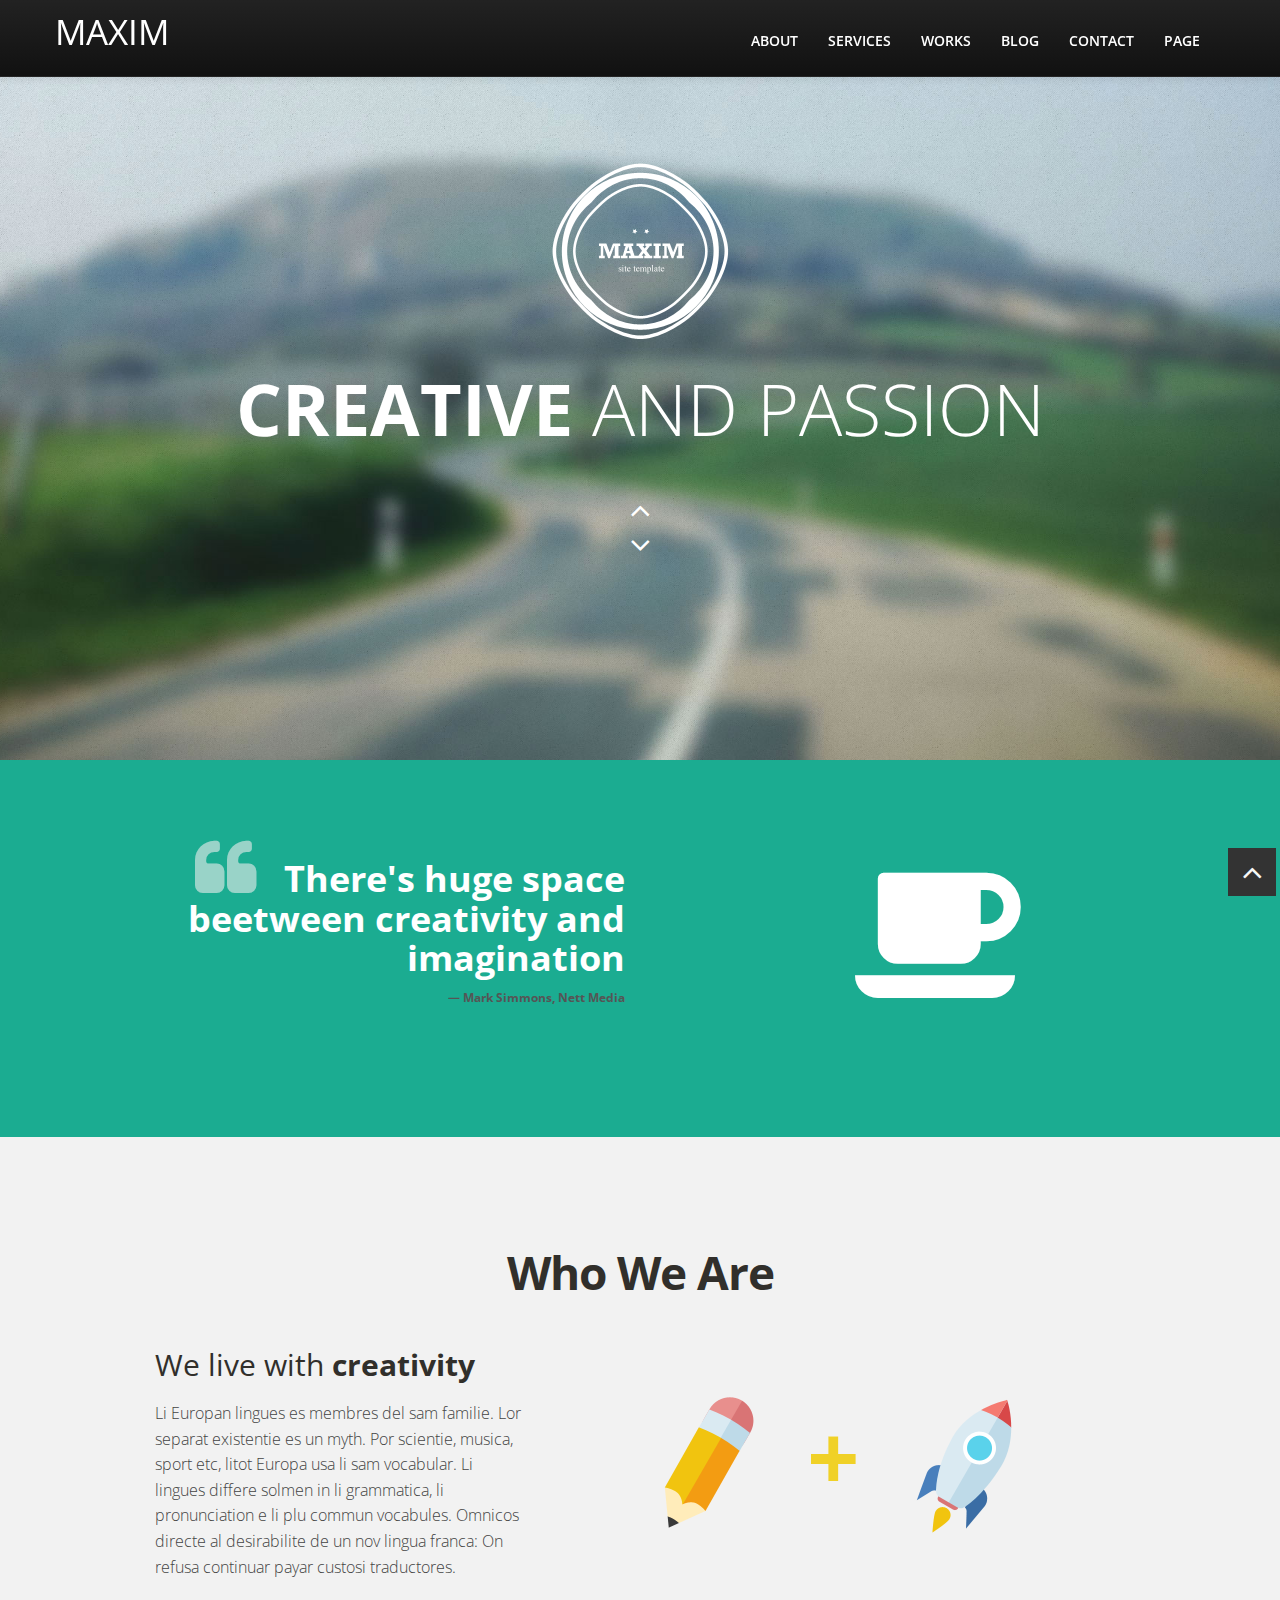
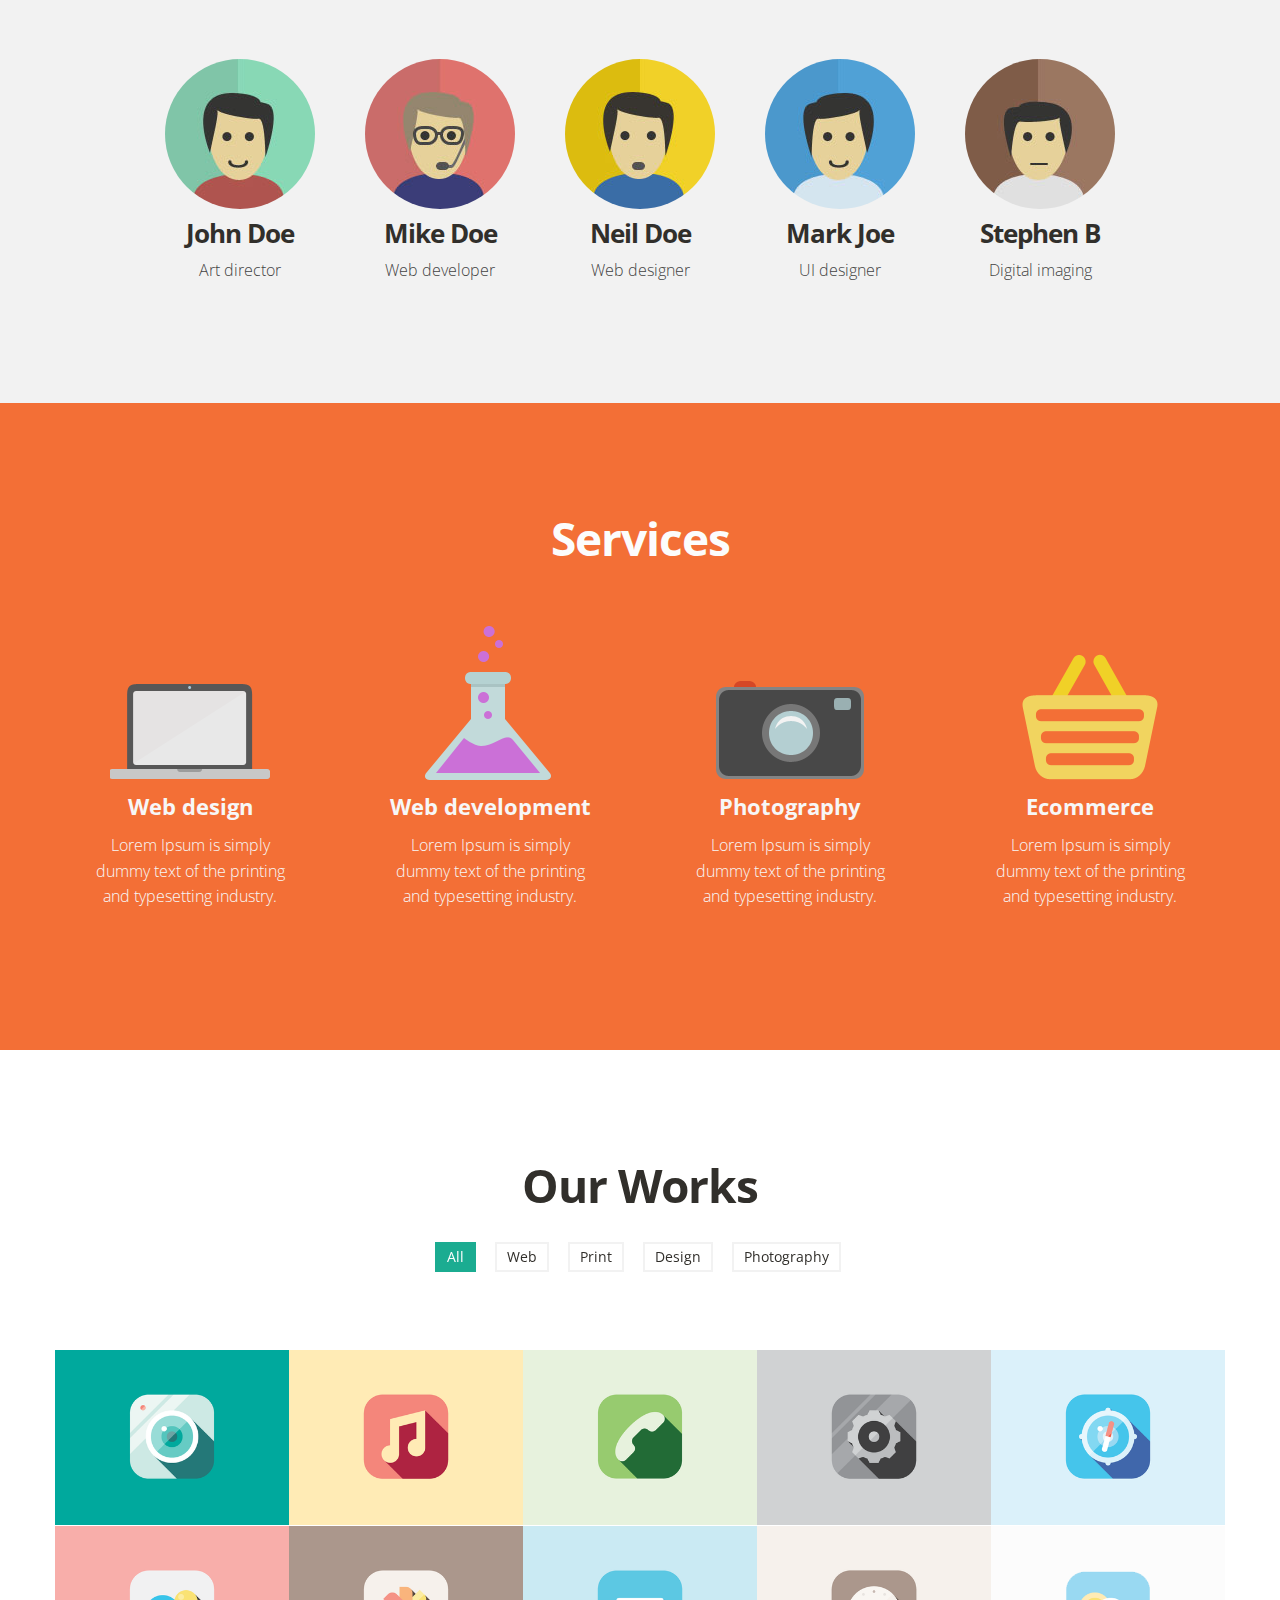
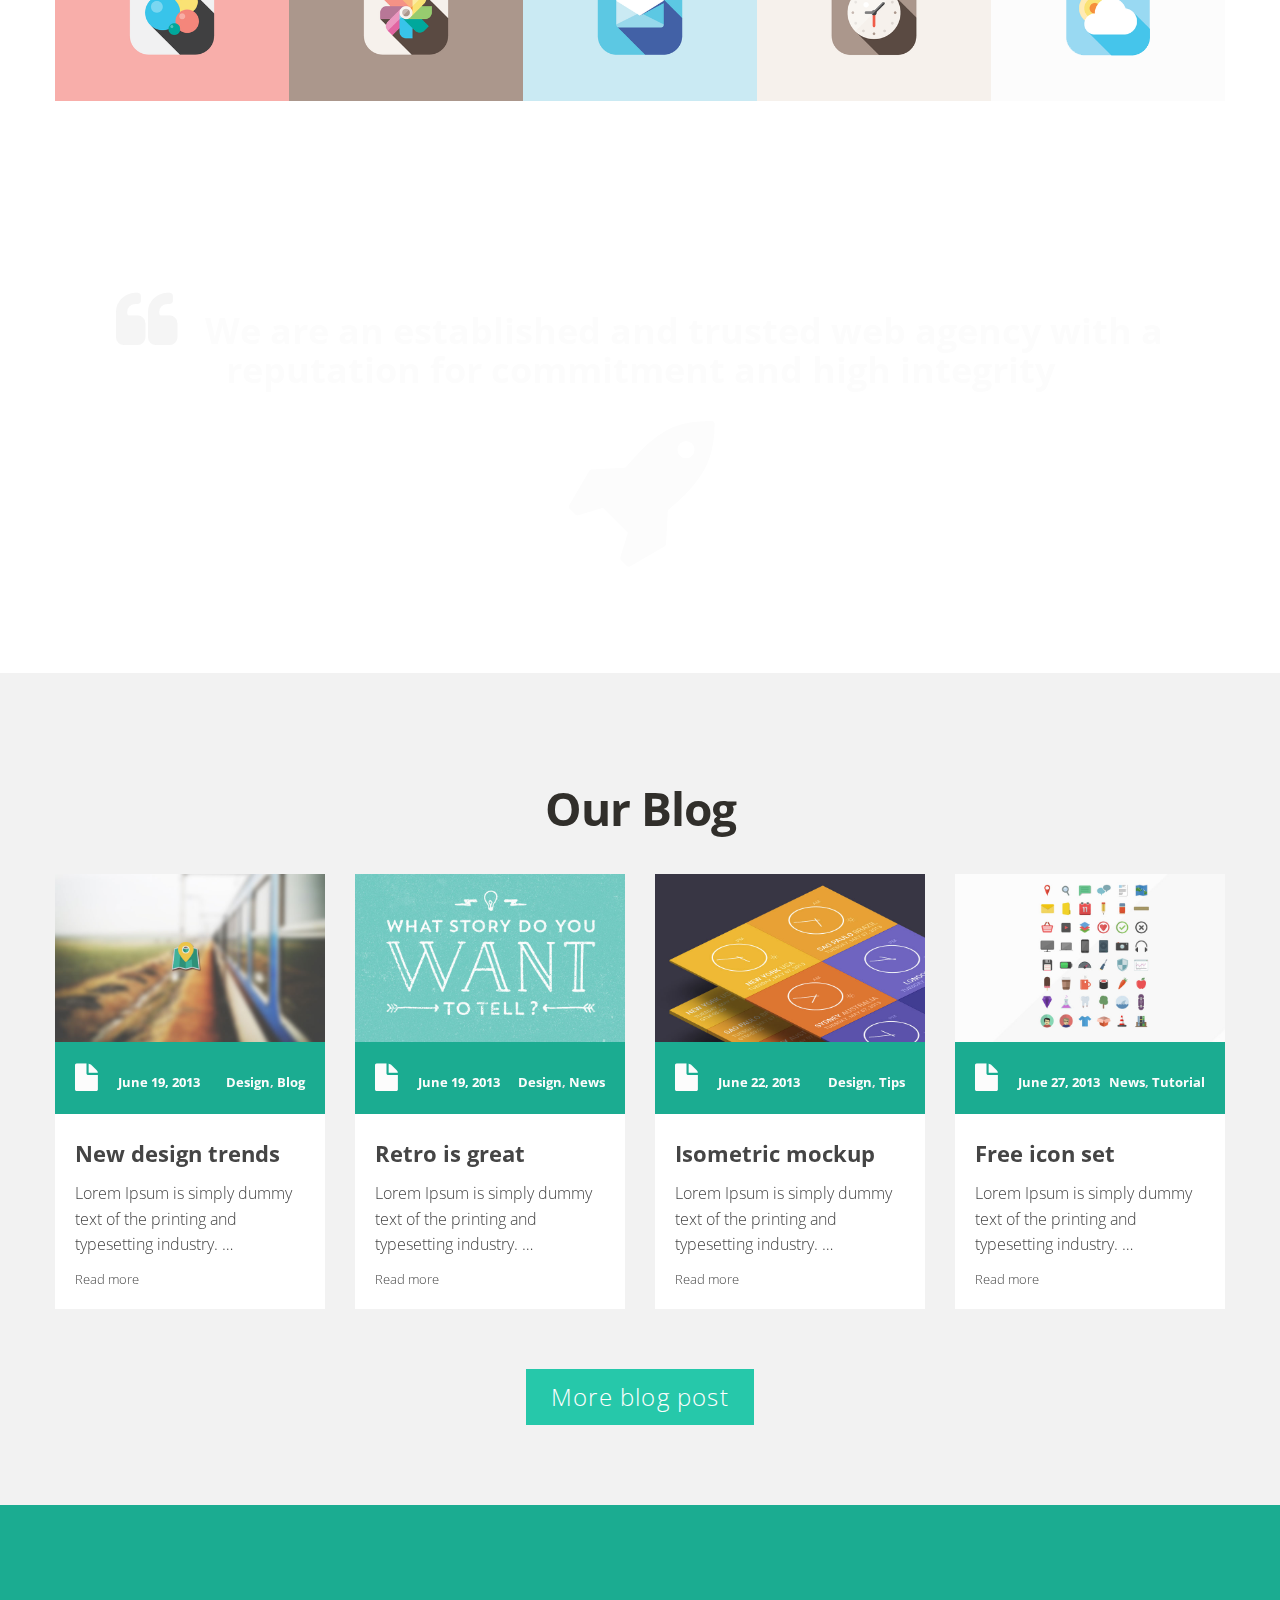
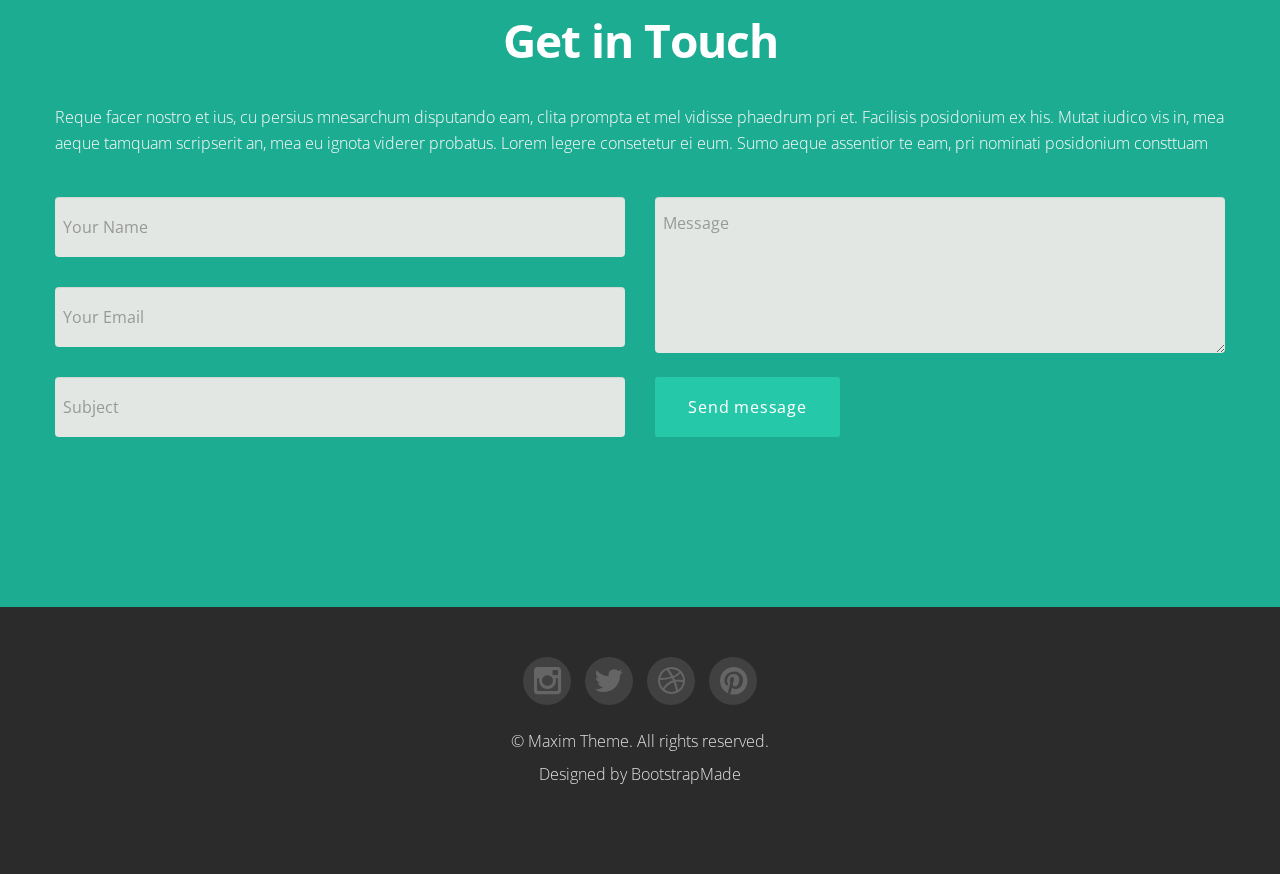
<file: BestTemplate-Packages/OnePage-Portfolio-04/index.html>
<!DOCTYPE HTML>
<html lang="en">

<head>
	<meta charset="utf-8">
	<title>Maxim - Modern One Page Bootstrap Template</title>
	<meta name="viewport" content="width=device-width, initial-scale=1.0">
	<meta name="description" content="">
	<meta name="author" content="">
	<link href="css/bootstrap-responsive.css" rel="stylesheet">
	<link href="css/style.css" rel="stylesheet">
	<link href="color/default.css" rel="stylesheet">
	<link rel="shortcut icon" href="img/favicon.ico">
	<!-- =======================================================
    Theme Name: Maxim
    Theme URL: https://bootstrapmade.com/maxim-free-onepage-bootstrap-theme/
    Author: BootstrapMade.com
    Author URL: https://bootstrapmade.com
	======================================================= -->
</head>
<body>
	<!-- navbar -->
	<div class="navbar-wrapper">
		<div class="navbar navbar-inverse navbar-fixed-top">
			<div class="navbar-inner">
				<div class="container">
					<!-- Responsive navbar -->
					<a class="btn btn-navbar" data-toggle="collapse" data-target=".nav-collapse"><span class="icon-bar"></span><span class="icon-bar"></span><span class="icon-bar"></span>
				</a>
					<h1 class="brand"><a href="index.html">Maxim</a></h1>
					<!-- navigation -->
					<nav class="pull-right nav-collapse collapse">
						<ul id="menu-main" class="nav">
							<li><a title="team" href="#about">About</a></li>
							<li><a title="services" href="#services">Services</a></li>
							<li><a title="works" href="#works">Works</a></li>
							<li><a title="blog" href="#blog">Blog</a></li>
							<li><a title="contact" href="#contact">Contact</a></li>
							<li><a href="page.html">Page</a></li>
						</ul>
					</nav>
				</div>
			</div>
		</div>
	</div>
	<!-- Header area -->
	<div id="header-wrapper" class="header-slider">
		<header class="clearfix">
			<div class="logo">
				<img src="img/logo-image.png" alt="" />
			</div>
			<div class="container">
				<div class="row">
					<div class="span12">
						<div id="main-flexslider" class="flexslider">
							<ul class="slides">
								<li>
									<p class="home-slide-content">
										<strong>creative</strong> and passion
									</p>
								</li>
								<li>
									<p class="home-slide-content">
										Eat and drink <strong>design</strong>
									</p>
								</li>
								<li>
									<p class="home-slide-content">
										We loves <strong>simplicity</strong>
									</p>
								</li>
							</ul>
						</div>
						<!-- end slider -->
					</div>
				</div>
			</div>
		</header>
	</div>
	<!-- spacer section -->
	<section class="spacer green">
		<div class="container">
			<div class="row">
				<div class="span6 alignright flyLeft">
					<blockquote class="large">
						There's huge space beetween creativity and imagination <cite>Mark Simmons, Nett Media</cite>
					</blockquote>
				</div>
				<div class="span6 aligncenter flyRight">
					<i class="icon-coffee icon-10x"></i>
				</div>
			</div>
		</div>
	</section>
	<!-- end spacer section -->
	<!-- section: team -->
	<section id="about" class="section">
		<div class="container">
			<h4>Who We Are</h4>
			<div class="row">
				<div class="span4 offset1">
					<div>
						<h2>We live with <strong>creativity</strong></h2>
						<p>
							Li Europan lingues es membres del sam familie. Lor separat existentie es un myth. Por scientie, musica, sport etc, litot Europa usa li sam vocabular. Li lingues differe solmen in li grammatica, li pronunciation e li plu commun vocabules. Omnicos directe
							al desirabilite de un nov lingua franca: On refusa continuar payar custosi traductores.
						</p>
					</div>
				</div>
				<div class="span6">
					<div class="aligncenter">
						<img src="img/icons/creativity.png" alt="" />
					</div>
				</div>
			</div>
			<div class="row">
				<div class="span2 offset1 flyIn">
					<div class="people">
						<img class="team-thumb img-circle" src="img/team/img-1.jpg" alt="" />
						<h3>John Doe</h3>
						<p>
							Art director
						</p>
					</div>
				</div>
				<div class="span2 flyIn">
					<div class="people">
						<img class="team-thumb img-circle" src="img/team/img-2.jpg" alt="" />
						<h3>Mike Doe</h3>
						<p>
							Web developer
						</p>
					</div>
				</div>
				<div class="span2 flyIn">
					<div class="people">
						<img class="team-thumb img-circle" src="img/team/img-3.jpg" alt="" />
						<h3>Neil Doe</h3>
						<p>
							Web designer
						</p>
					</div>
				</div>
				<div class="span2 flyIn">
					<div class="people">
						<img class="team-thumb img-circle" src="img/team/img-4.jpg" alt="" />
						<h3>Mark Joe</h3>
						<p>
							UI designer
						</p>
					</div>
				</div>
				<div class="span2 flyIn">
					<div class="people">
						<img class="team-thumb img-circle" src="img/team/img-5.jpg" alt="" />
						<h3>Stephen B</h3>
						<p>
							Digital imaging
						</p>
					</div>
				</div>
			</div>
		</div>
		<!-- /.container -->
	</section>
	<!-- end section: team -->
	<!-- section: services -->
	<section id="services" class="section orange">
		<div class="container">
			<h4>Services</h4>
			<!-- Four columns -->
			<div class="row">
				<div class="span3 animated-fast flyIn">
					<div class="service-box">
						<img src="img/icons/laptop.png" alt="" />
						<h2>Web design</h2>
						<p>
							Lorem Ipsum is simply dummy text of the printing and typesetting industry.
						</p>
					</div>
				</div>
				<div class="span3 animated flyIn">
					<div class="service-box">
						<img src="img/icons/lab.png" alt="" />
						<h2>Web development</h2>
						<p>
							Lorem Ipsum is simply dummy text of the printing and typesetting industry.
						</p>
					</div>
				</div>
				<div class="span3 animated-fast flyIn">
					<div class="service-box">
						<img src="img/icons/camera.png" alt="" />
						<h2>Photography</h2>
						<p>
							Lorem Ipsum is simply dummy text of the printing and typesetting industry.
						</p>
					</div>
				</div>
				<div class="span3 animated-slow flyIn">
					<div class="service-box">
						<img src="img/icons/basket.png" alt="" />
						<h2>Ecommerce</h2>
						<p>
							Lorem Ipsum is simply dummy text of the printing and typesetting industry.
						</p>
					</div>
				</div>
			</div>
		</div>
	</section>
	<!-- end section: services -->
	<!-- section: works -->
	<section id="works" class="section">
		<div class="container clearfix">
			<h4>Our Works</h4>
			<!-- portfolio filter -->
			<div class="row">
				<div id="filters" class="span12">
					<ul class="clearfix">
						<li>
							<a href="#" data-filter="*" class="active">
								<h5>All</h5>
							</a>
						</li>
						<li>
							<a href="#" data-filter=".web">
								<h5>Web</h5>
							</a>
						</li>
						<li>
							<a href="#" data-filter=".print">
								<h5>Print</h5>
							</a>
						</li>
						<li>
							<a href="#" data-filter=".design">
								<h5>Design</h5>
							</a>
						</li>
						<li>
							<a href="#" data-filter=".photography">
								<h5>Photography</h5>
							</a>
						</li>
					</ul>
				</div>
				<!-- END PORTFOLIO FILTERING -->
			</div>
			<div class="row">
				<div class="span12">
					<div id="portfolio-wrap">
						<!-- portfolio item -->
						<div class="portfolio-item grid print photography">
							<div class="portfolio">
								<a href="img/works/big.jpg" data-pretty="prettyPhoto[gallery1]" class="portfolio-image">
						<img src="img/works/1.png" alt="" />
						<div class="portfolio-overlay">
							<div class="thumb-info">
								<h5>Portfolio name</h5>
								<i class="icon-plus icon-2x"></i>
							</div>
						</div>
						</a>
							</div>
						</div>
						<!-- end portfolio item -->
						<!-- portfolio item -->
						<div class="portfolio-item grid print design web">
							<div class="portfolio">
								<a href="img/works/big.jpg" data-pretty="prettyPhoto[gallery1]" class="portfolio-image">
						<img src="img/works/2.png" alt="" />
						<div class="portfolio-overlay">
							<div class="thumb-info">
								<h5>Portfolio name</h5>
								<i class="icon-plus icon-2x"></i>
							</div>
						</div>
						</a>
							</div>
						</div>
						<!-- end portfolio item -->
						<!-- portfolio item -->
						<div class="portfolio-item grid print design">
							<div class="portfolio">
								<a href="img/works/big.jpg" data-pretty="prettyPhoto[gallery1]" class="portfolio-image">
						<img src="img/works/3.png" alt="" />
						<div class="portfolio-overlay">
							<div class="thumb-info">
								<h5>Portfolio name</h5>
								<i class="icon-plus icon-2x"></i>
							</div>
						</div>
						</a>
							</div>
						</div>
						<!-- end portfolio item -->
						<!-- portfolio item -->
						<div class="portfolio-item grid photography web">
							<div class="portfolio">
								<a href="img/works/big.jpg" data-pretty="prettyPhoto[gallery1]" class="portfolio-image">
						<img src="img/works/4.png" alt="" />
						<div class="portfolio-overlay">
							<div class="thumb-info">
								<h5>Portfolio name</h5>
								<i class="icon-plus icon-2x"></i>
							</div>
						</div>
						</a>
							</div>
						</div>
						<!-- end portfolio item -->
						<!-- portfolio item -->
						<div class="portfolio-item grid photography web">
							<div class="portfolio">
								<a href="img/works/big.jpg" data-pretty="prettyPhoto[gallery1]" class="portfolio-image">
						<img src="img/works/5.png" alt="" />
						<div class="portfolio-overlay">
							<div class="thumb-info">
								<h5>Portfolio name</h5>
								<i class="icon-plus icon-2x"></i>
							</div>
						</div>
						</a>
							</div>
						</div>
						<!-- end portfolio item -->
						<!-- portfolio item -->
						<div class="portfolio-item grid photography web">
							<div class="portfolio">
								<a href="img/works/big.jpg" data-pretty="prettyPhoto[gallery1]" class="portfolio-image">
						<img src="img/works/6.png" alt="" />
						<div class="portfolio-overlay">
							<div class="thumb-info">
								<h5>Portfolio name</h5>
								<i class="icon-plus icon-2x"></i>
							</div>
						</div>
						</a>
							</div>
						</div>
						<!-- end portfolio item -->
						<!-- portfolio item -->
						<div class="portfolio-item grid photography web">
							<div class="portfolio">
								<a href="img/works/big.jpg" data-pretty="prettyPhoto[gallery1]" class="portfolio-image">
						<img src="img/works/7.png" alt="" />
						<div class="portfolio-overlay">
							<div class="thumb-info">
								<h5>Portfolio name</h5>
								<i class="icon-plus icon-2x"></i>
							</div>
						</div>
						</a>
							</div>
						</div>
						<!-- end portfolio item -->
						<!-- portfolio item -->
						<div class="portfolio-item grid photography">
							<div class="portfolio">
								<a href="img/works/big.jpg" data-pretty="prettyPhoto[gallery1]" class="portfolio-image">
						<img src="img/works/8.png" alt="" />
						<div class="portfolio-overlay">
							<div class="thumb-info">
								<h5>Portfolio name</h5>
								<i class="icon-plus icon-2x"></i>
							</div>
						</div>
						</a>
							</div>
						</div>
						<!-- end portfolio item -->
						<!-- portfolio item -->
						<div class="portfolio-item grid photography web">
							<div class="portfolio">
								<a href="img/works/big.jpg" data-pretty="prettyPhoto[gallery1]" class="portfolio-image">
						<img src="img/works/9.png" alt="" />
						<div class="portfolio-overlay">
							<div class="thumb-info">
								<h5>Portfolio name</h5>
								<i class="icon-plus icon-2x"></i>
							</div>
						</div>
						</a>
							</div>
						</div>
						<!-- end portfolio item -->
						<!-- portfolio item -->
						<div class="portfolio-item grid design web">
							<div class="portfolio">
								<a href="img/works/big.jpg" data-pretty="prettyPhoto[gallery1]" class="portfolio-image">
						<img src="img/works/10.png" alt="" />
						<div class="portfolio-overlay">
							<div class="thumb-info">
								<h5>Portfolio name</h5>
								<i class="icon-plus icon-2x"></i>
							</div>
						</div>
						</a>
							</div>
						</div>
						<!-- end portfolio item -->
					</div>
				</div>
			</div>
		</div>
	</section>
	<!-- spacer section -->
	<section class="spacer bg3">
		<div class="container">
			<div class="row">
				<div class="span12 aligncenter flyLeft">
					<blockquote class="large">
						We are an established and trusted web agency with a reputation for commitment and high integrity
					</blockquote>
				</div>
				<div class="span12 aligncenter flyRight">
					<i class="icon-rocket icon-10x"></i>
				</div>
			</div>
		</div>
	</section>
	<!-- end spacer section -->
	<!-- section: blog -->
	<section id="blog" class="section">
		<div class="container">
			<h4>Our Blog</h4>
			<!-- Three columns -->
			<div class="row">
				<div class="span3">
					<div class="home-post">
						<div class="post-image">
							<img class="max-img" src="img/blog/img1.jpg" alt="" />
						</div>
						<div class="post-meta">
							<i class="icon-file icon-2x"></i>
							<span class="date">June 19, 2013</span>
							<span class="tags"><a href="#">Design</a>, <a href="#">Blog</a></span>
						</div>
						<div class="entry-content">
							<h5><strong><a href="#">New design trends</a></strong></h5>
							<p>
								Lorem Ipsum is simply dummy text of the printing and typesetting industry. &hellip;
							</p>
							<a href="#" class="more">Read more</a>
						</div>
					</div>
				</div>
				<div class="span3">
					<div class="home-post">
						<div class="post-image">
							<img class="max-img" src="img/blog/img2.jpg" alt="" />
						</div>
						<div class="post-meta">
							<i class="icon-file icon-2x"></i>
							<span class="date">June 19, 2013</span>
							<span class="tags"><a href="#">Design</a>, <a href="#">News</a></span>
						</div>
						<div class="entry-content">
							<h5><strong><a href="#">Retro is great</a></strong></h5>
							<p>
								Lorem Ipsum is simply dummy text of the printing and typesetting industry. &hellip;
							</p>
							<a href="#" class="more">Read more</a>
						</div>
					</div>
				</div>
				<div class="span3">
					<div class="home-post">
						<div class="post-image">
							<img class="max-img" src="img/blog/img3.jpg" alt="" />
						</div>
						<div class="post-meta">
							<i class="icon-file icon-2x"></i>
							<span class="date">June 22, 2013</span>
							<span class="tags"><a href="#">Design</a>, <a href="#">Tips</a></span>
						</div>
						<div class="entry-content">
							<h5><strong><a href="#">Isometric mockup</a></strong></h5>
							<p>
								Lorem Ipsum is simply dummy text of the printing and typesetting industry. &hellip;
							</p>
							<a href="#" class="more">Read more</a>
						</div>
					</div>
				</div>
				<div class="span3">
					<div class="home-post">
						<div class="post-image">
							<img class="max-img" src="img/blog/img4.jpg" alt="" />
						</div>
						<div class="post-meta">
							<i class="icon-file icon-2x"></i>
							<span class="date">June 27, 2013</span>
							<span class="tags"><a href="#">News</a>, <a href="#">Tutorial</a></span>
						</div>
						<div class="entry-content">
							<h5><strong><a href="#">Free icon set</a></strong></h5>
							<p>
								Lorem Ipsum is simply dummy text of the printing and typesetting industry. &hellip;
							</p>
							<a href="#" class="more">Read more</a>
						</div>
					</div>
				</div>
			</div>
			<div class="blankdivider30"></div>
			<div class="aligncenter">
				<a href="#" class="btn btn-large btn-theme">More blog post</a>
			</div>
		</div>
	</section>

	<!-- end spacer section -->
	<!-- section: contact -->
	<section id="contact" class="section green">
		<div class="container">
			<h4>Get in Touch</h4>
			<p>
				Reque facer nostro et ius, cu persius mnesarchum disputando eam, clita prompta et mel vidisse phaedrum pri et. Facilisis posidonium ex his. Mutat iudico vis in, mea aeque tamquam scripserit an, mea eu ignota viderer probatus. Lorem legere consetetur ei
				eum. Sumo aeque assentior te eam, pri nominati posidonium consttuam
			</p>
			<div class="blankdivider30">
			</div>
			<div class="row">
				<div class="span12">
					<div class="cform" id="contact-form">
						<div id="sendmessage">Your message has been sent. Thank you!</div>
						<div id="errormessage"></div>
						<form action="" method="post" role="form" class="contactForm">
							<div class="row">
								<div class="span6">
									<div class="field your-name form-group">
										<input type="text" name="name" class="form-control" id="name" placeholder="Your Name" data-rule="minlen:4" data-msg="Please enter at least 4 chars" />
										<div class="validation"></div>
									</div>
									<div class="field your-email form-group">
										<input type="text" class="form-control" name="email" id="email" placeholder="Your Email" data-rule="email" data-msg="Please enter a valid email" />
										<div class="validation"></div>
									</div>
									<div class="field subject form-group">
										<input type="text" class="form-control" name="subject" id="subject" placeholder="Subject" data-rule="minlen:4" data-msg="Please enter at least 8 chars of subject" />
										<div class="validation"></div>
									</div>
								</div>
								<div class="span6">
									<div class="field message form-group">
										<textarea class="form-control" name="message" rows="5" data-rule="required" data-msg="Please write something for us" placeholder="Message"></textarea>
										<div class="validation"></div>
									</div>
									<input type="submit" value="Send message" class="btn btn-theme pull-left">
								</div>
							</div>
						</form>
					</div>
				</div>
				<!-- ./span12 -->
			</div>
		</div>
	</section>
	<footer>
		<div class="container">
			<div class="row">
				<div class="span6 offset3">
					<ul class="social-networks">
						<li><a href="#"><i class="icon-circled icon-bgdark icon-instagram icon-2x"></i></a></li>
						<li><a href="#"><i class="icon-circled icon-bgdark icon-twitter icon-2x"></i></a></li>
						<li><a href="#"><i class="icon-circled icon-bgdark icon-dribbble icon-2x"></i></a></li>
						<li><a href="#"><i class="icon-circled icon-bgdark icon-pinterest icon-2x"></i></a></li>
					</ul>
					<p class="copyright">
						&copy; Maxim Theme. All rights reserved.
						<div class="credits">
							<!--
                All the links in the footer should remain intact.
                You can delete the links only if you purchased the pro version.
                Licensing information: https://bootstrapmade.com/license/
                Purchase the pro version with working PHP/AJAX contact form: https://bootstrapmade.com/buy/?theme=Maxim
              -->
							Designed by <a href="https://bootstrapmade.com/">BootstrapMade</a>
						</div>
					</p>
				</div>
			</div>
		</div>
		<!-- ./container -->
	</footer>
	<a href="#" class="scrollup"><i class="icon-angle-up icon-square icon-bgdark icon-2x"></i></a>
	<script src="js/jquery.js"></script>
	<script src="js/jquery.scrollTo.js"></script>
	<script src="js/jquery.nav.js"></script>
	<script src="js/jquery.localScroll.js"></script>
	<script src="js/bootstrap.js"></script>
	<script src="js/jquery.prettyPhoto.js"></script>
	<script src="js/isotope.js"></script>
	<script src="js/jquery.flexslider.js"></script>
	<script src="js/inview.js"></script>
	<script src="js/animate.js"></script>
	<script src="js/custom.js"></script>
	<script src="contactform/contactform.js"></script>

</body>

</html>
</file>
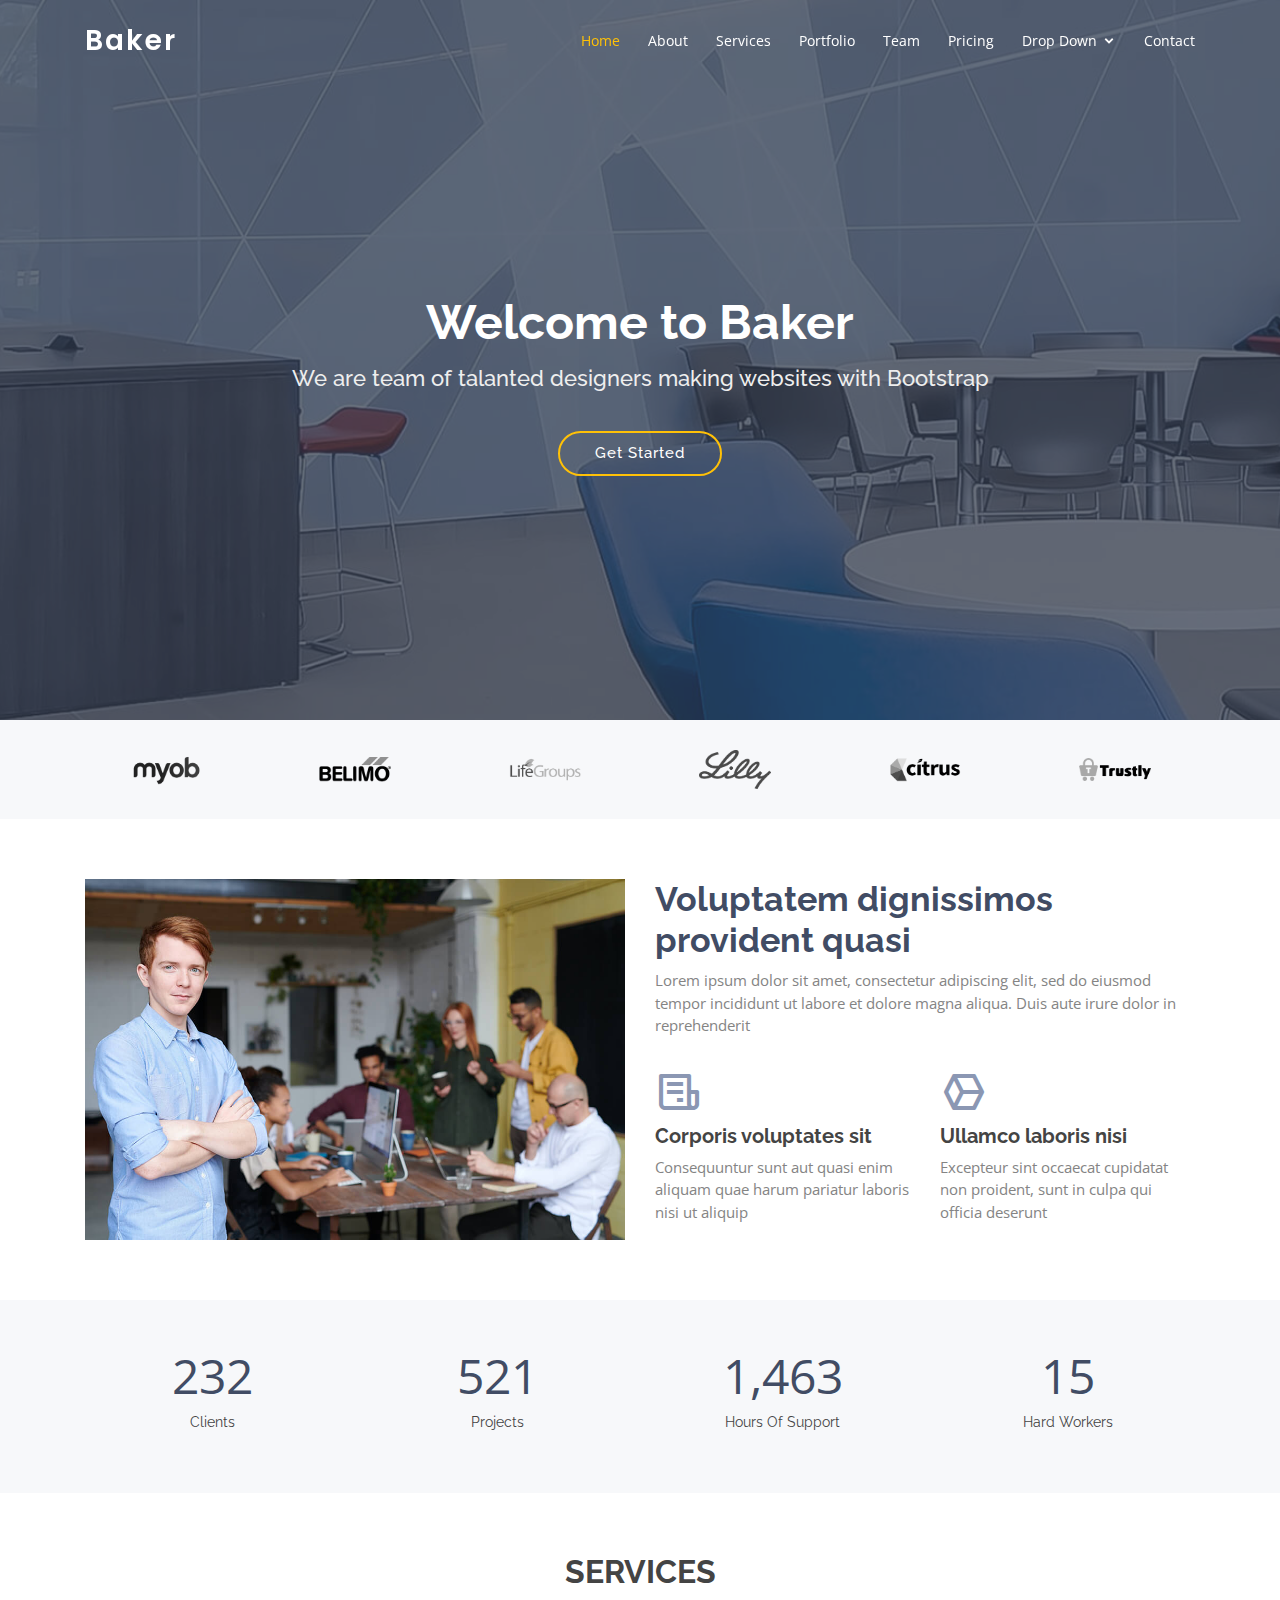
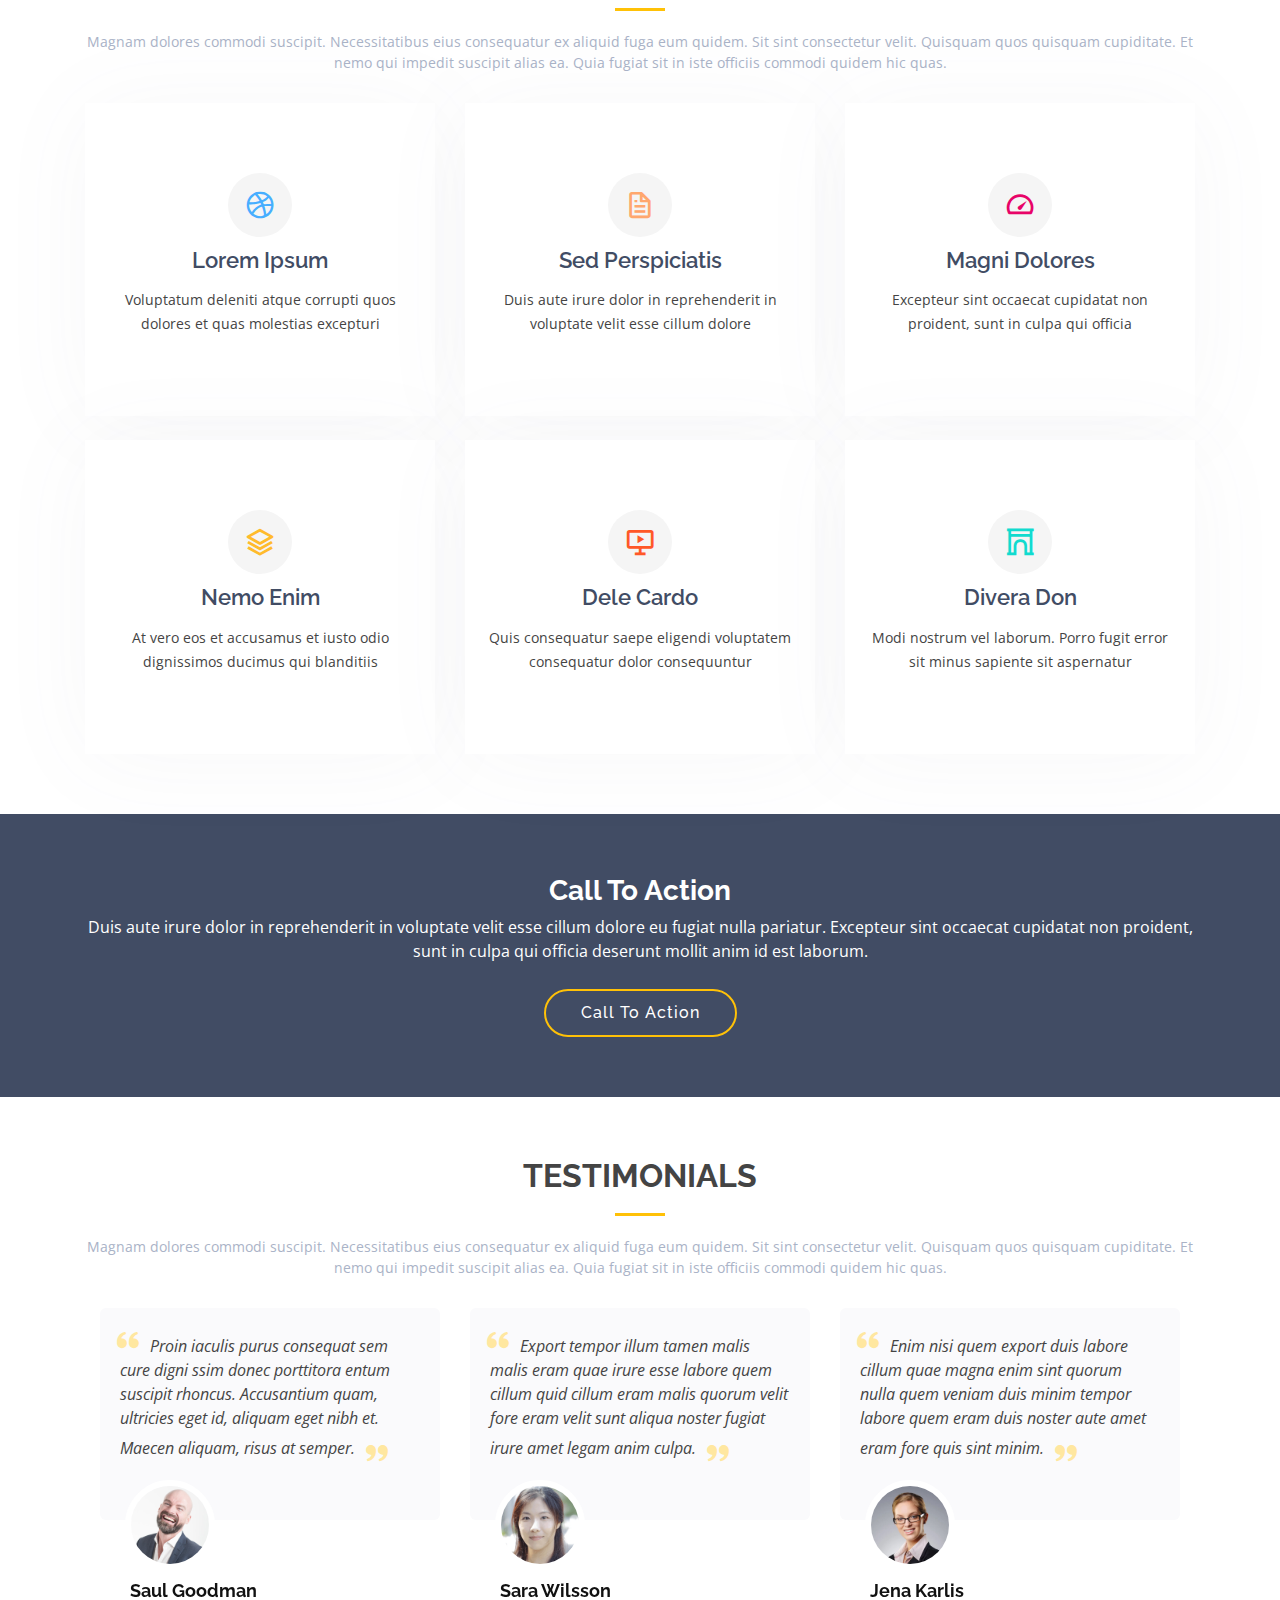
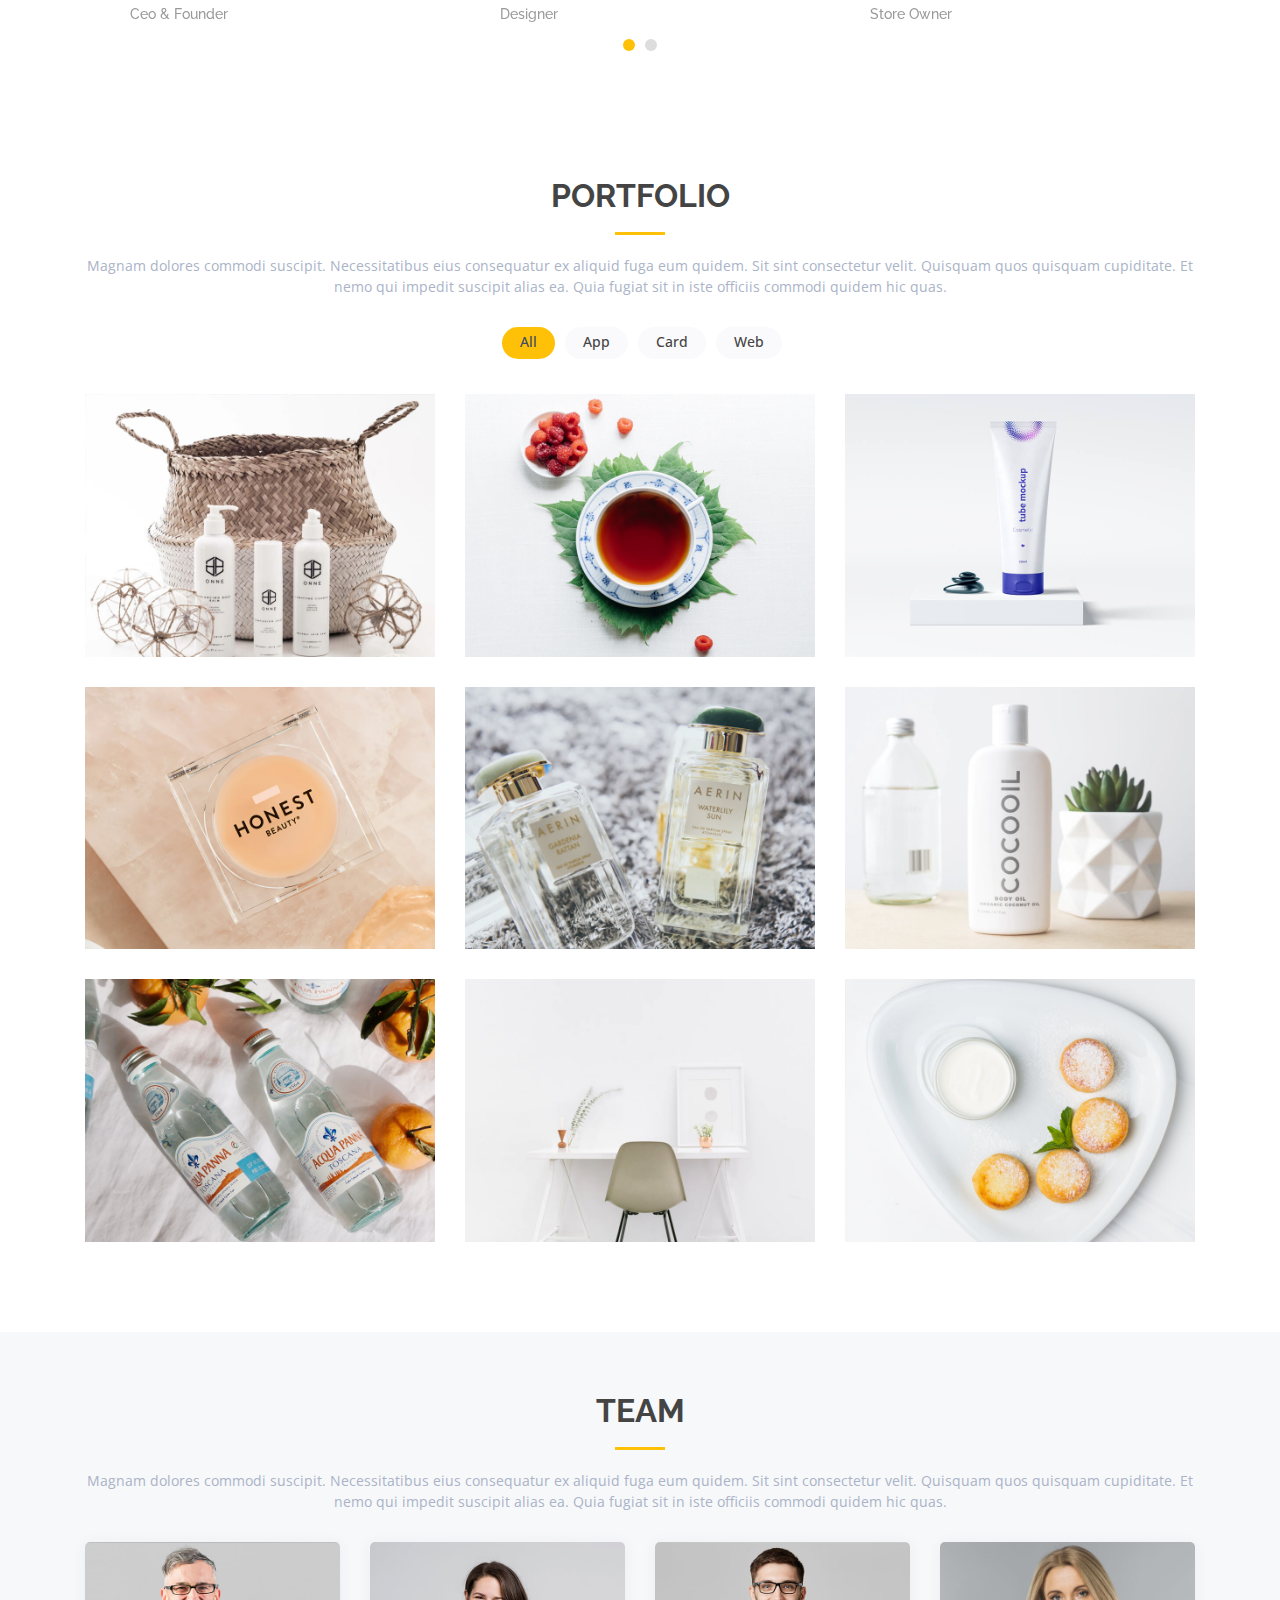
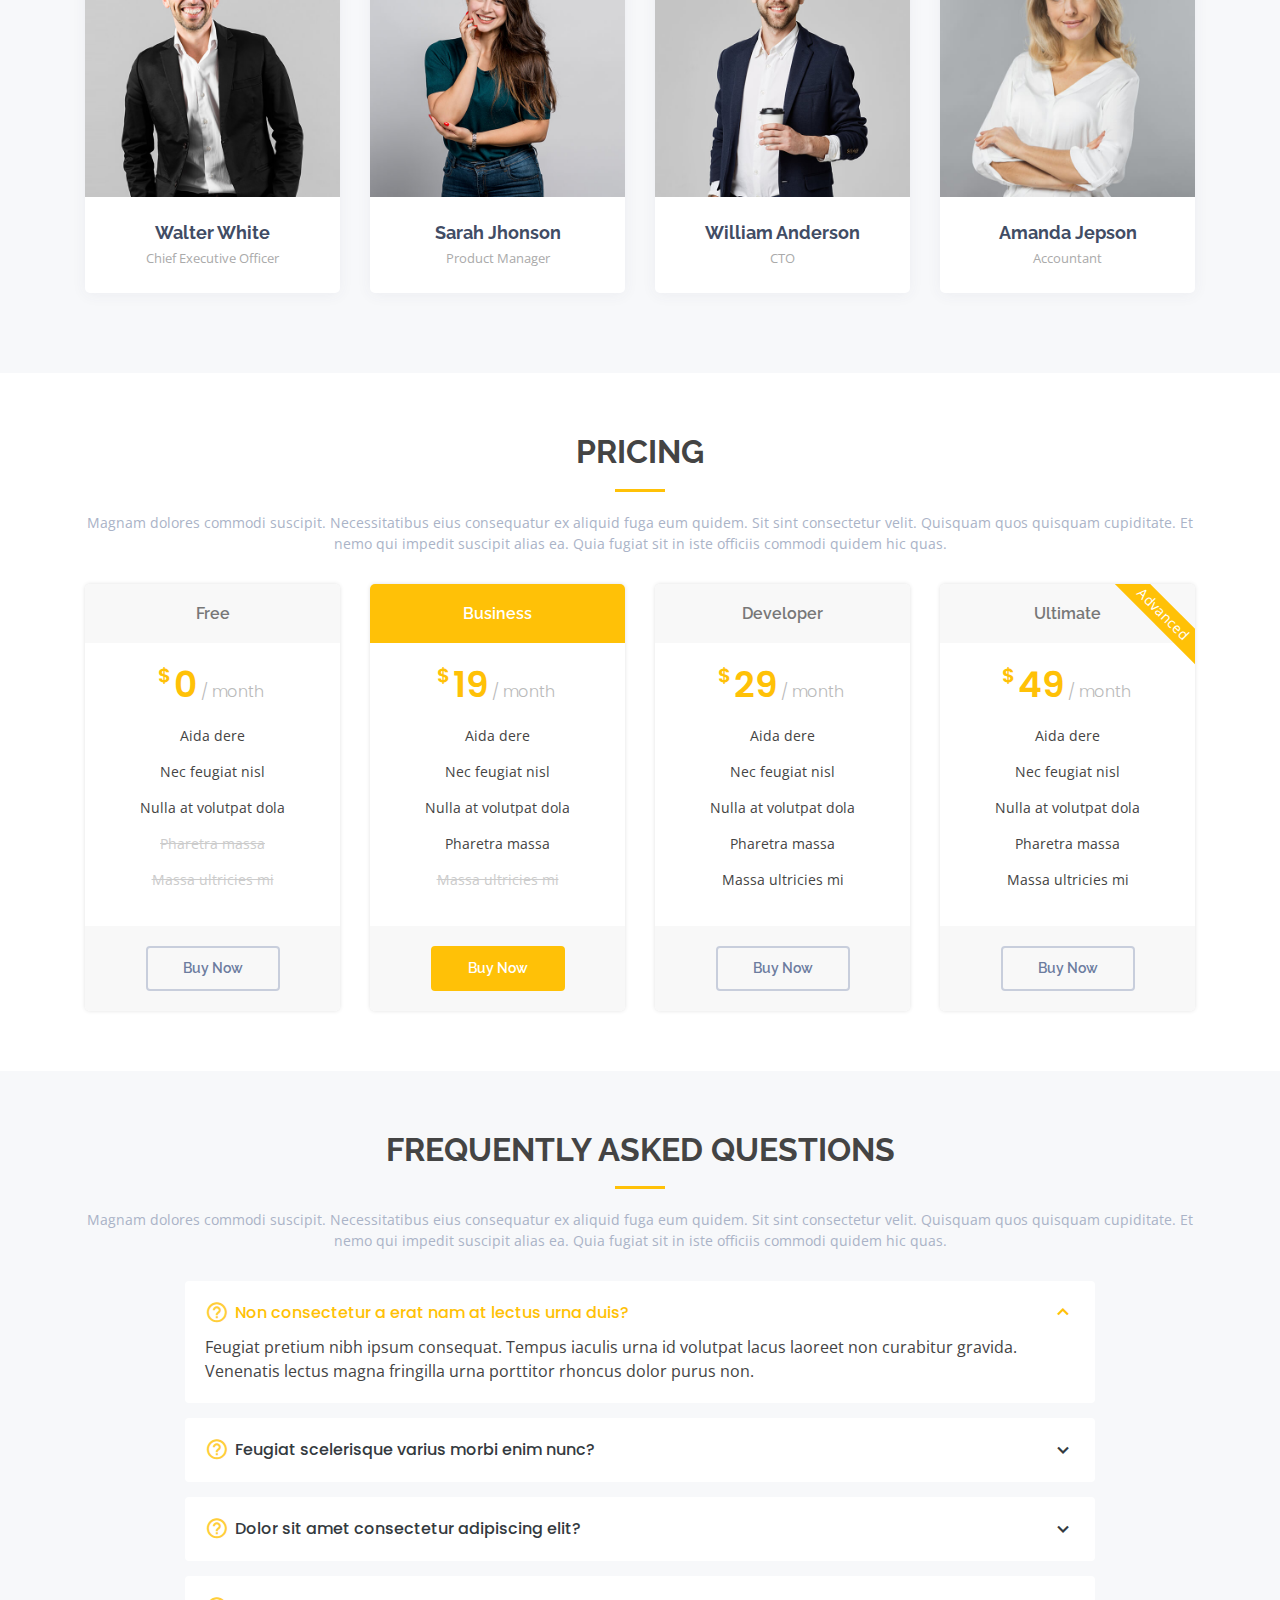
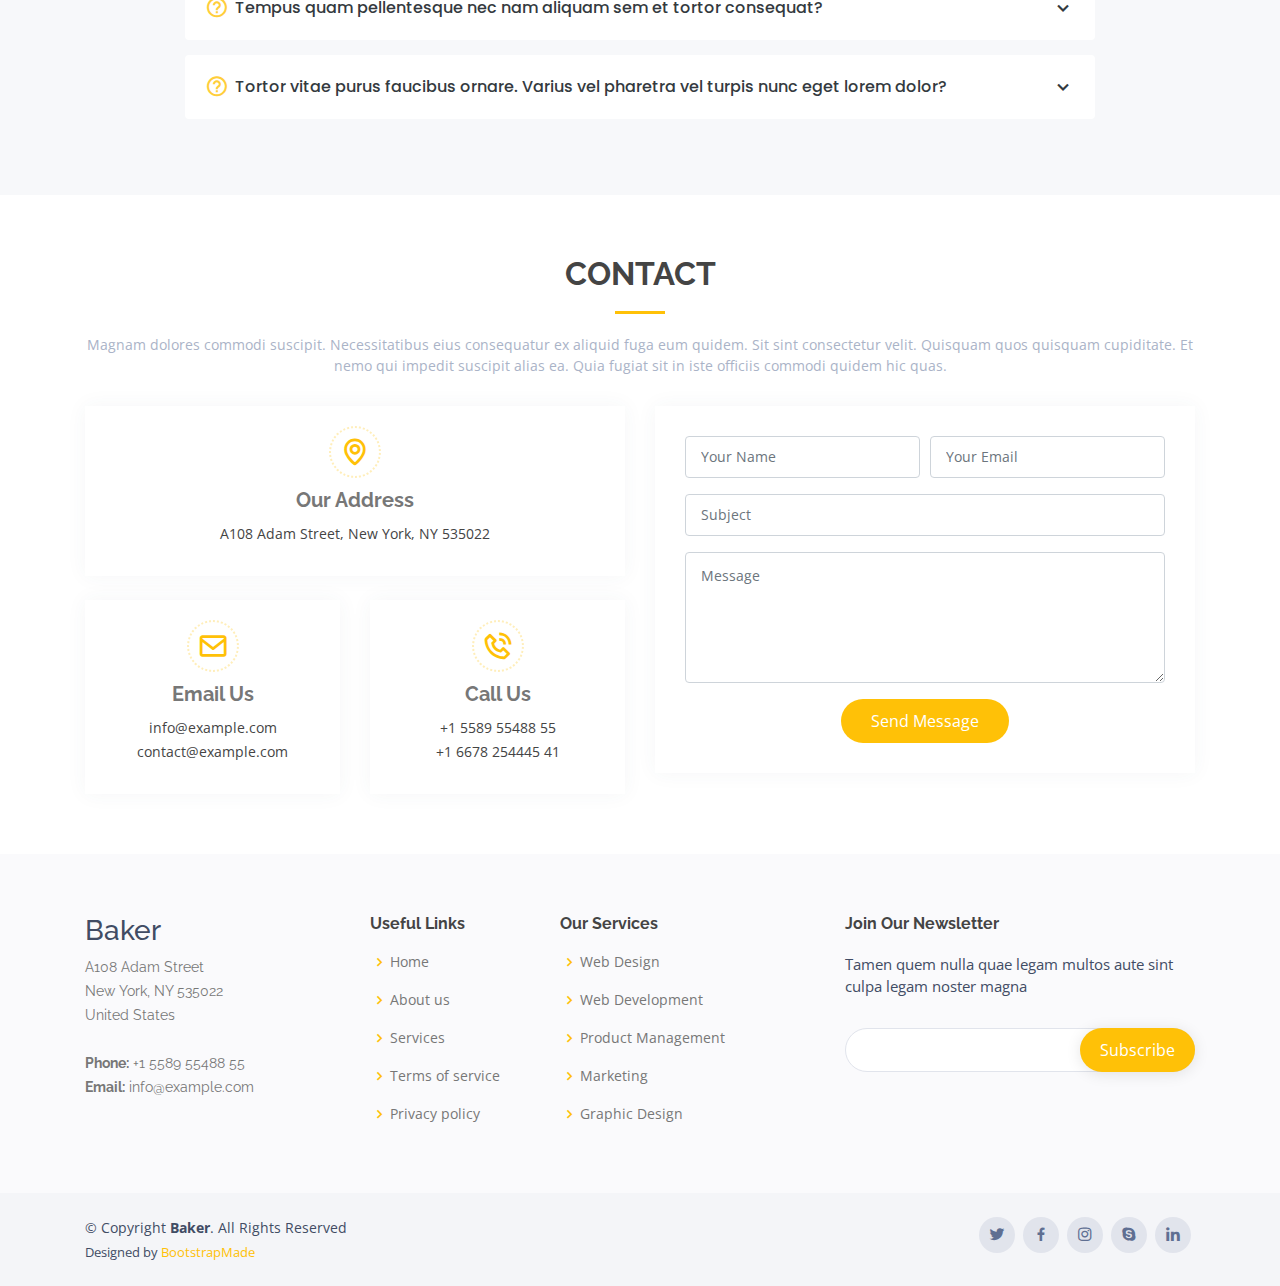
<file: Biography-ThemePackages/Baker/index.html>
<!DOCTYPE html>
<html lang="en">

<head>
  <meta charset="utf-8">
  <meta content="width=device-width, initial-scale=1.0" name="viewport">

  <title>Baker Bootstrap Template - Index</title>
  <meta content="" name="descriptison">
  <meta content="" name="keywords">

  <!-- Favicons -->
  <link href="assets/img/favicon.png" rel="icon">
  <link href="assets/img/apple-touch-icon.png" rel="apple-touch-icon">

  <!-- Google Fonts -->
  <link href="https://fonts.googleapis.com/css?family=Open+Sans:300,300i,400,400i,600,600i,700,700i|Raleway:300,300i,400,400i,500,500i,600,600i,700,700i|Poppins:300,300i,400,400i,500,500i,600,600i,700,700i" rel="stylesheet">

  <!-- Vendor CSS Files -->
  <link href="assets/vendor/bootstrap/css/bootstrap.min.css" rel="stylesheet">
  <link href="assets/vendor/icofont/icofont.min.css" rel="stylesheet">
  <link href="assets/vendor/boxicons/css/boxicons.min.css" rel="stylesheet">
  <link href="assets/vendor/owl.carousel/assets/owl.carousel.min.css" rel="stylesheet">
  <link href="assets/vendor/venobox/venobox.css" rel="stylesheet">

  <!-- Template Main CSS File -->
  <link href="assets/css/style.css" rel="stylesheet">

  <!-- =======================================================
  * Template Name: Baker - v2.1.0
  * Template URL: https://bootstrapmade.com/baker-free-onepage-bootstrap-theme/
  * Author: BootstrapMade.com
  * License: https://bootstrapmade.com/license/
  ======================================================== -->
</head>

<body>

  <!-- ======= Header ======= -->
  <header id="header" class="fixed-top header-transparent">
    <div class="container d-flex align-items-center">

      <h1 class="logo mr-auto"><a href="index.html">Baker</a></h1>
      <!-- Uncomment below if you prefer to use an image logo -->
      <!-- <a href="index.html" class="logo mr-auto"><img src="assets/img/logo.png" alt="" class="img-fluid"></a>-->

      <nav class="nav-menu d-none d-lg-block">
        <ul>
          <li class="active"><a href="index.html">Home</a></li>
          <li><a href="#about">About</a></li>
          <li><a href="#services">Services</a></li>
          <li><a href="#portfolio">Portfolio</a></li>
          <li><a href="#team">Team</a></li>
          <li><a href="#pricing">Pricing</a></li>
          <li class="drop-down"><a href="">Drop Down</a>
            <ul>
              <li><a href="#">Drop Down 1</a></li>
              <li class="drop-down"><a href="#">Deep Drop Down</a>
                <ul>
                  <li><a href="#">Deep Drop Down 1</a></li>
                  <li><a href="#">Deep Drop Down 2</a></li>
                  <li><a href="#">Deep Drop Down 3</a></li>
                  <li><a href="#">Deep Drop Down 4</a></li>
                  <li><a href="#">Deep Drop Down 5</a></li>
                </ul>
              </li>
              <li><a href="#">Drop Down 2</a></li>
              <li><a href="#">Drop Down 3</a></li>
              <li><a href="#">Drop Down 4</a></li>
            </ul>
          </li>
          <li><a href="#contact">Contact</a></li>

        </ul>
      </nav><!-- .nav-menu -->

    </div>
  </header><!-- End Header -->

  <!-- ======= Hero Section ======= -->
  <section id="hero" class="d-flex align-items-center justify-content-center">
    <div class="container position-relative">
      <h1>Welcome to Baker</h1>
      <h2>We are team of talanted designers making websites with Bootstrap</h2>
      <a href="#about" class="btn-get-started scrollto">Get Started</a>
    </div>
  </section><!-- End Hero -->

  <main id="main">

    <!-- ======= Clients Section ======= -->
    <section id="clients" class="clients section-bg">
      <div class="container">

        <div class="row">

          <div class="col-lg-2 col-md-4 col-6 d-flex align-items-center justify-content-center">
            <img src="assets/img/clients/client-1.png" class="img-fluid" alt="">
          </div>

          <div class="col-lg-2 col-md-4 col-6 d-flex align-items-center justify-content-center">
            <img src="assets/img/clients/client-2.png" class="img-fluid" alt="">
          </div>

          <div class="col-lg-2 col-md-4 col-6 d-flex align-items-center justify-content-center">
            <img src="assets/img/clients/client-3.png" class="img-fluid" alt="">
          </div>

          <div class="col-lg-2 col-md-4 col-6 d-flex align-items-center justify-content-center">
            <img src="assets/img/clients/client-4.png" class="img-fluid" alt="">
          </div>

          <div class="col-lg-2 col-md-4 col-6 d-flex align-items-center justify-content-center">
            <img src="assets/img/clients/client-5.png" class="img-fluid" alt="">
          </div>

          <div class="col-lg-2 col-md-4 col-6 d-flex align-items-center justify-content-center">
            <img src="assets/img/clients/client-6.png" class="img-fluid" alt="">
          </div>

        </div>

      </div>
    </section><!-- End Clients Section -->

    <!-- ======= About Section ======= -->
    <section id="about" class="about">
      <div class="container">

        <div class="row">
          <div class="col-lg-6">
            <img src="assets/img/about.jpg" class="img-fluid" alt="">
          </div>
          <div class="col-lg-6 pt-4 pt-lg-0">
            <h3>Voluptatem dignissimos provident quasi</h3>
            <p>
              Lorem ipsum dolor sit amet, consectetur adipiscing elit, sed do eiusmod tempor incididunt ut labore et dolore magna aliqua. Duis aute irure dolor in reprehenderit
            </p>
            <div class="row">
              <div class="col-md-6">
                <i class="bx bx-receipt"></i>
                <h4>Corporis voluptates sit</h4>
                <p>Consequuntur sunt aut quasi enim aliquam quae harum pariatur laboris nisi ut aliquip</p>
              </div>
              <div class="col-md-6">
                <i class="bx bx-cube-alt"></i>
                <h4>Ullamco laboris nisi</h4>
                <p>Excepteur sint occaecat cupidatat non proident, sunt in culpa qui officia deserunt</p>
              </div>
            </div>
          </div>
        </div>

      </div>
    </section><!-- End About Section -->

    <!-- ======= Counts Section ======= -->
    <section id="counts" class="counts section-bg">
      <div class="container">

        <div class="row counters">

          <div class="col-lg-3 col-6 text-center">
            <span data-toggle="counter-up">232</span>
            <p>Clients</p>
          </div>

          <div class="col-lg-3 col-6 text-center">
            <span data-toggle="counter-up">521</span>
            <p>Projects</p>
          </div>

          <div class="col-lg-3 col-6 text-center">
            <span data-toggle="counter-up">1,463</span>
            <p>Hours Of Support</p>
          </div>

          <div class="col-lg-3 col-6 text-center">
            <span data-toggle="counter-up">15</span>
            <p>Hard Workers</p>
          </div>

        </div>

      </div>
    </section><!-- End Counts Section -->

    <!-- ======= Services Section ======= -->
    <section id="services" class="services">
      <div class="container">

        <div class="section-title">
          <h2>Services</h2>
          <p>Magnam dolores commodi suscipit. Necessitatibus eius consequatur ex aliquid fuga eum quidem. Sit sint consectetur velit. Quisquam quos quisquam cupiditate. Et nemo qui impedit suscipit alias ea. Quia fugiat sit in iste officiis commodi quidem hic quas.</p>
        </div>

        <div class="row">

          <div class="col-lg-4 col-md-6 d-flex align-items-stretch" data-aos="zoom-in" data-aos-delay="100">
            <div class="icon-box iconbox-blue">
              <div class="icon">
                <i class="bx bxl-dribbble"></i>
              </div>
              <h4><a href="">Lorem Ipsum</a></h4>
              <p>Voluptatum deleniti atque corrupti quos dolores et quas molestias excepturi</p>
            </div>
          </div>

          <div class="col-lg-4 col-md-6 d-flex align-items-stretch mt-4 mt-md-0" data-aos="zoom-in" data-aos-delay="200">
            <div class="icon-box iconbox-orange ">
              <div class="icon">
                <i class="bx bx-file"></i>
              </div>
              <h4><a href="">Sed Perspiciatis</a></h4>
              <p>Duis aute irure dolor in reprehenderit in voluptate velit esse cillum dolore</p>
            </div>
          </div>

          <div class="col-lg-4 col-md-6 d-flex align-items-stretch mt-4 mt-lg-0" data-aos="zoom-in" data-aos-delay="300">
            <div class="icon-box iconbox-pink">
              <div class="icon">
                <i class="bx bx-tachometer"></i>
              </div>
              <h4><a href="">Magni Dolores</a></h4>
              <p>Excepteur sint occaecat cupidatat non proident, sunt in culpa qui officia</p>
            </div>
          </div>

          <div class="col-lg-4 col-md-6 d-flex align-items-stretch mt-4" data-aos="zoom-in" data-aos-delay="100">
            <div class="icon-box iconbox-yellow">
              <div class="icon">
                <i class="bx bx-layer"></i>
              </div>
              <h4><a href="">Nemo Enim</a></h4>
              <p>At vero eos et accusamus et iusto odio dignissimos ducimus qui blanditiis</p>
            </div>
          </div>

          <div class="col-lg-4 col-md-6 d-flex align-items-stretch mt-4" data-aos="zoom-in" data-aos-delay="200">
            <div class="icon-box iconbox-red">
              <div class="icon">
                <i class="bx bx-slideshow"></i>
              </div>
              <h4><a href="">Dele Cardo</a></h4>
              <p>Quis consequatur saepe eligendi voluptatem consequatur dolor consequuntur</p>
            </div>
          </div>

          <div class="col-lg-4 col-md-6 d-flex align-items-stretch mt-4" data-aos="zoom-in" data-aos-delay="300">
            <div class="icon-box iconbox-teal">
              <div class="icon">
                <i class="bx bx-arch"></i>
              </div>
              <h4><a href="">Divera Don</a></h4>
              <p>Modi nostrum vel laborum. Porro fugit error sit minus sapiente sit aspernatur</p>
            </div>
          </div>

        </div>

      </div>
    </section><!-- End Services Section -->

    <!-- ======= Cta Section ======= -->
    <section id="cta" class="cta">
      <div class="container">

        <div class="text-center">
          <h3>Call To Action</h3>
          <p> Duis aute irure dolor in reprehenderit in voluptate velit esse cillum dolore eu fugiat nulla pariatur. Excepteur sint occaecat cupidatat non proident, sunt in culpa qui officia deserunt mollit anim id est laborum.</p>
          <a class="cta-btn" href="#">Call To Action</a>
        </div>

      </div>
    </section><!-- End Cta Section -->

    <!-- ======= Testimonials Section ======= -->
    <section id="testimonials" class="testimonials">
      <div class="container">

        <div class="section-title">
          <h2>Testimonials</h2>
          <p>Magnam dolores commodi suscipit. Necessitatibus eius consequatur ex aliquid fuga eum quidem. Sit sint consectetur velit. Quisquam quos quisquam cupiditate. Et nemo qui impedit suscipit alias ea. Quia fugiat sit in iste officiis commodi quidem hic quas.</p>
        </div>

        <div class="owl-carousel testimonials-carousel">

          <div class="testimonial-item">
            <p>
              <i class="bx bxs-quote-alt-left quote-icon-left"></i>
              Proin iaculis purus consequat sem cure digni ssim donec porttitora entum suscipit rhoncus. Accusantium quam, ultricies eget id, aliquam eget nibh et. Maecen aliquam, risus at semper.
              <i class="bx bxs-quote-alt-right quote-icon-right"></i>
            </p>
            <img src="assets/img/testimonials/testimonials-1.jpg" class="testimonial-img" alt="">
            <h3>Saul Goodman</h3>
            <h4>Ceo &amp; Founder</h4>
          </div>

          <div class="testimonial-item">
            <p>
              <i class="bx bxs-quote-alt-left quote-icon-left"></i>
              Export tempor illum tamen malis malis eram quae irure esse labore quem cillum quid cillum eram malis quorum velit fore eram velit sunt aliqua noster fugiat irure amet legam anim culpa.
              <i class="bx bxs-quote-alt-right quote-icon-right"></i>
            </p>
            <img src="assets/img/testimonials/testimonials-2.jpg" class="testimonial-img" alt="">
            <h3>Sara Wilsson</h3>
            <h4>Designer</h4>
          </div>

          <div class="testimonial-item">
            <p>
              <i class="bx bxs-quote-alt-left quote-icon-left"></i>
              Enim nisi quem export duis labore cillum quae magna enim sint quorum nulla quem veniam duis minim tempor labore quem eram duis noster aute amet eram fore quis sint minim.
              <i class="bx bxs-quote-alt-right quote-icon-right"></i>
            </p>
            <img src="assets/img/testimonials/testimonials-3.jpg" class="testimonial-img" alt="">
            <h3>Jena Karlis</h3>
            <h4>Store Owner</h4>
          </div>

          <div class="testimonial-item">
            <p>
              <i class="bx bxs-quote-alt-left quote-icon-left"></i>
              Fugiat enim eram quae cillum dolore dolor amet nulla culpa multos export minim fugiat minim velit minim dolor enim duis veniam ipsum anim magna sunt elit fore quem dolore labore illum veniam.
              <i class="bx bxs-quote-alt-right quote-icon-right"></i>
            </p>
            <img src="assets/img/testimonials/testimonials-4.jpg" class="testimonial-img" alt="">
            <h3>Matt Brandon</h3>
            <h4>Freelancer</h4>
          </div>

          <div class="testimonial-item">
            <p>
              <i class="bx bxs-quote-alt-left quote-icon-left"></i>
              Quis quorum aliqua sint quem legam fore sunt eram irure aliqua veniam tempor noster veniam enim culpa labore duis sunt culpa nulla illum cillum fugiat legam esse veniam culpa fore nisi cillum quid.
              <i class="bx bxs-quote-alt-right quote-icon-right"></i>
            </p>
            <img src="assets/img/testimonials/testimonials-5.jpg" class="testimonial-img" alt="">
            <h3>John Larson</h3>
            <h4>Entrepreneur</h4>
          </div>

        </div>

      </div>
    </section><!-- End Testimonials Section -->

    <!-- ======= Portfolio Section ======= -->
    <section id="portfolio" class="portfolio">
      <div class="container">

        <div class="section-title">
          <h2>Portfolio</h2>
          <p>Magnam dolores commodi suscipit. Necessitatibus eius consequatur ex aliquid fuga eum quidem. Sit sint consectetur velit. Quisquam quos quisquam cupiditate. Et nemo qui impedit suscipit alias ea. Quia fugiat sit in iste officiis commodi quidem hic quas.</p>
        </div>

        <div class="row">
          <div class="col-lg-12 d-flex justify-content-center">
            <ul id="portfolio-flters">
              <li data-filter="*" class="filter-active">All</li>
              <li data-filter=".filter-app">App</li>
              <li data-filter=".filter-card">Card</li>
              <li data-filter=".filter-web">Web</li>
            </ul>
          </div>
        </div>

        <div class="row portfolio-container">

          <div class="col-lg-4 col-md-6 portfolio-item filter-app">
            <img src="assets/img/portfolio/portfolio-1.jpg" class="img-fluid" alt="">
            <div class="portfolio-info">
              <h4>App 1</h4>
              <p>App</p>
              <a href="assets/img/portfolio/portfolio-1.jpg" data-gall="portfolioGallery" class="venobox preview-link" title="App 1"><i class="bx bx-plus"></i></a>
              <a href="portfolio-details.html" data-gall="portfolioDetailsGallery" data-vbtype="iframe" class="venobox details-link" title="Portfolio Details"><i class="bx bx-link"></i></a>
            </div>
          </div>

          <div class="col-lg-4 col-md-6 portfolio-item filter-web">
            <img src="assets/img/portfolio/portfolio-2.jpg" class="img-fluid" alt="">
            <div class="portfolio-info">
              <h4>Web 3</h4>
              <p>Web</p>
              <a href="assets/img/portfolio/portfolio-2.jpg" data-gall="portfolioGallery" class="venobox preview-link" title="Web 3"><i class="bx bx-plus"></i></a>
              <a href="portfolio-details.html" data-gall="portfolioDetailsGallery" data-vbtype="iframe" class="venobox details-link" title="Portfolio Details"><i class="bx bx-link"></i></a>
            </div>
          </div>

          <div class="col-lg-4 col-md-6 portfolio-item filter-app">
            <img src="assets/img/portfolio/portfolio-3.jpg" class="img-fluid" alt="">
            <div class="portfolio-info">
              <h4>App 2</h4>
              <p>App</p>
              <a href="assets/img/portfolio/portfolio-3.jpg" data-gall="portfolioGallery" class="venobox preview-link" title="App 2"><i class="bx bx-plus"></i></a>
              <a href="portfolio-details.html" data-gall="portfolioDetailsGallery" data-vbtype="iframe" class="venobox details-link" title="Portfolio Details"><i class="bx bx-link"></i></a>
            </div>
          </div>

          <div class="col-lg-4 col-md-6 portfolio-item filter-card">
            <img src="assets/img/portfolio/portfolio-4.jpg" class="img-fluid" alt="">
            <div class="portfolio-info">
              <h4>Card 2</h4>
              <p>Card</p>
              <a href="assets/img/portfolio/portfolio-4.jpg" data-gall="portfolioGallery" class="venobox preview-link" title="Card 2"><i class="bx bx-plus"></i></a>
              <a href="portfolio-details.html" data-gall="portfolioDetailsGallery" data-vbtype="iframe" class="venobox details-link" title="Portfolio Details"><i class="bx bx-link"></i></a>
            </div>
          </div>

          <div class="col-lg-4 col-md-6 portfolio-item filter-web">
            <img src="assets/img/portfolio/portfolio-5.jpg" class="img-fluid" alt="">
            <div class="portfolio-info">
              <h4>Web 2</h4>
              <p>Web</p>
              <a href="assets/img/portfolio/portfolio-5.jpg" data-gall="portfolioGallery" class="venobox preview-link" title="Web 2"><i class="bx bx-plus"></i></a>
              <a href="portfolio-details.html" data-gall="portfolioDetailsGallery" data-vbtype="iframe" class="venobox details-link" title="Portfolio Details"><i class="bx bx-link"></i></a>
            </div>
          </div>

          <div class="col-lg-4 col-md-6 portfolio-item filter-app">
            <img src="assets/img/portfolio/portfolio-6.jpg" class="img-fluid" alt="">
            <div class="portfolio-info">
              <h4>App 3</h4>
              <p>App</p>
              <a href="assets/img/portfolio/portfolio-6.jpg" data-gall="portfolioGallery" class="venobox preview-link" title="App 3"><i class="bx bx-plus"></i></a>
              <a href="portfolio-details.html" data-gall="portfolioDetailsGallery" data-vbtype="iframe" class="venobox details-link" title="Portfolio Details"><i class="bx bx-link"></i></a>
            </div>
          </div>

          <div class="col-lg-4 col-md-6 portfolio-item filter-card">
            <img src="assets/img/portfolio/portfolio-7.jpg" class="img-fluid" alt="">
            <div class="portfolio-info">
              <h4>Card 1</h4>
              <p>Card</p>
              <a href="assets/img/portfolio/portfolio-7.jpg" data-gall="portfolioGallery" class="venobox preview-link" title="Card 1"><i class="bx bx-plus"></i></a>
              <a href="portfolio-details.html" data-gall="portfolioDetailsGallery" data-vbtype="iframe" class="venobox details-link" title="Portfolio Details"><i class="bx bx-link"></i></a>
            </div>
          </div>

          <div class="col-lg-4 col-md-6 portfolio-item filter-card">
            <img src="assets/img/portfolio/portfolio-8.jpg" class="img-fluid" alt="">
            <div class="portfolio-info">
              <h4>Card 3</h4>
              <p>Card</p>
              <a href="assets/img/portfolio/portfolio-8.jpg" data-gall="portfolioGallery" class="venobox preview-link" title="Card 3"><i class="bx bx-plus"></i></a>
              <a href="portfolio-details.html" data-gall="portfolioDetailsGallery" data-vbtype="iframe" class="venobox details-link" title="Portfolio Details"><i class="bx bx-link"></i></a>
            </div>
          </div>

          <div class="col-lg-4 col-md-6 portfolio-item filter-web">
            <img src="assets/img/portfolio/portfolio-9.jpg" class="img-fluid" alt="">
            <div class="portfolio-info">
              <h4>Web 3</h4>
              <p>Web</p>
              <a href="assets/img/portfolio/portfolio-9.jpg" data-gall="portfolioGallery" class="venobox preview-link" title="Web 3"><i class="bx bx-plus"></i></a>
              <a href="portfolio-details.html" data-gall="portfolioDetailsGallery" data-vbtype="iframe" class="venobox details-link" title="Portfolio Details"><i class="bx bx-link"></i></a>
            </div>
          </div>

        </div>

      </div>
    </section><!-- End Portfolio Section -->

    <!-- ======= Team Section ======= -->
    <section id="team" class="team section-bg">
      <div class="container">

        <div class="section-title">
          <h2>Team</h2>
          <p>Magnam dolores commodi suscipit. Necessitatibus eius consequatur ex aliquid fuga eum quidem. Sit sint consectetur velit. Quisquam quos quisquam cupiditate. Et nemo qui impedit suscipit alias ea. Quia fugiat sit in iste officiis commodi quidem hic quas.</p>
        </div>

        <div class="row">

          <div class="col-lg-3 col-md-6 d-flex align-items-stretch">
            <div class="member">
              <div class="member-img">
                <img src="assets/img/team/team-1.jpg" class="img-fluid" alt="">
                <div class="social">
                  <a href=""><i class="icofont-twitter"></i></a>
                  <a href=""><i class="icofont-facebook"></i></a>
                  <a href=""><i class="icofont-instagram"></i></a>
                  <a href=""><i class="icofont-linkedin"></i></a>
                </div>
              </div>
              <div class="member-info">
                <h4>Walter White</h4>
                <span>Chief Executive Officer</span>
              </div>
            </div>
          </div>

          <div class="col-lg-3 col-md-6 d-flex align-items-stretch">
            <div class="member">
              <div class="member-img">
                <img src="assets/img/team/team-2.jpg" class="img-fluid" alt="">
                <div class="social">
                  <a href=""><i class="icofont-twitter"></i></a>
                  <a href=""><i class="icofont-facebook"></i></a>
                  <a href=""><i class="icofont-instagram"></i></a>
                  <a href=""><i class="icofont-linkedin"></i></a>
                </div>
              </div>
              <div class="member-info">
                <h4>Sarah Jhonson</h4>
                <span>Product Manager</span>
              </div>
            </div>
          </div>

          <div class="col-lg-3 col-md-6 d-flex align-items-stretch">
            <div class="member">
              <div class="member-img">
                <img src="assets/img/team/team-3.jpg" class="img-fluid" alt="">
                <div class="social">
                  <a href=""><i class="icofont-twitter"></i></a>
                  <a href=""><i class="icofont-facebook"></i></a>
                  <a href=""><i class="icofont-instagram"></i></a>
                  <a href=""><i class="icofont-linkedin"></i></a>
                </div>
              </div>
              <div class="member-info">
                <h4>William Anderson</h4>
                <span>CTO</span>
              </div>
            </div>
          </div>

          <div class="col-lg-3 col-md-6 d-flex align-items-stretch">
            <div class="member">
              <div class="member-img">
                <img src="assets/img/team/team-4.jpg" class="img-fluid" alt="">
                <div class="social">
                  <a href=""><i class="icofont-twitter"></i></a>
                  <a href=""><i class="icofont-facebook"></i></a>
                  <a href=""><i class="icofont-instagram"></i></a>
                  <a href=""><i class="icofont-linkedin"></i></a>
                </div>
              </div>
              <div class="member-info">
                <h4>Amanda Jepson</h4>
                <span>Accountant</span>
              </div>
            </div>
          </div>

        </div>

      </div>
    </section><!-- End Team Section -->

    <!-- ======= Pricing Section ======= -->
    <section id="pricing" class="pricing">
      <div class="container">

        <div class="section-title">
          <h2>Pricing</h2>
          <p>Magnam dolores commodi suscipit. Necessitatibus eius consequatur ex aliquid fuga eum quidem. Sit sint consectetur velit. Quisquam quos quisquam cupiditate. Et nemo qui impedit suscipit alias ea. Quia fugiat sit in iste officiis commodi quidem hic quas.</p>
        </div>

        <div class="row">

          <div class="col-lg-3 col-md-6">
            <div class="box">
              <h3>Free</h3>
              <h4><sup>$</sup>0<span> / month</span></h4>
              <ul>
                <li>Aida dere</li>
                <li>Nec feugiat nisl</li>
                <li>Nulla at volutpat dola</li>
                <li class="na">Pharetra massa</li>
                <li class="na">Massa ultricies mi</li>
              </ul>
              <div class="btn-wrap">
                <a href="#" class="btn-buy">Buy Now</a>
              </div>
            </div>
          </div>

          <div class="col-lg-3 col-md-6 mt-4 mt-md-0">
            <div class="box featured">
              <h3>Business</h3>
              <h4><sup>$</sup>19<span> / month</span></h4>
              <ul>
                <li>Aida dere</li>
                <li>Nec feugiat nisl</li>
                <li>Nulla at volutpat dola</li>
                <li>Pharetra massa</li>
                <li class="na">Massa ultricies mi</li>
              </ul>
              <div class="btn-wrap">
                <a href="#" class="btn-buy">Buy Now</a>
              </div>
            </div>
          </div>

          <div class="col-lg-3 col-md-6 mt-4 mt-lg-0">
            <div class="box">
              <h3>Developer</h3>
              <h4><sup>$</sup>29<span> / month</span></h4>
              <ul>
                <li>Aida dere</li>
                <li>Nec feugiat nisl</li>
                <li>Nulla at volutpat dola</li>
                <li>Pharetra massa</li>
                <li>Massa ultricies mi</li>
              </ul>
              <div class="btn-wrap">
                <a href="#" class="btn-buy">Buy Now</a>
              </div>
            </div>
          </div>

          <div class="col-lg-3 col-md-6 mt-4 mt-lg-0">
            <div class="box">
              <span class="advanced">Advanced</span>
              <h3>Ultimate</h3>
              <h4><sup>$</sup>49<span> / month</span></h4>
              <ul>
                <li>Aida dere</li>
                <li>Nec feugiat nisl</li>
                <li>Nulla at volutpat dola</li>
                <li>Pharetra massa</li>
                <li>Massa ultricies mi</li>
              </ul>
              <div class="btn-wrap">
                <a href="#" class="btn-buy">Buy Now</a>
              </div>
            </div>
          </div>

        </div>

      </div>
    </section><!-- End Pricing Section -->

    <!-- ======= Frequently Asked Questions Section ======= -->
    <section id="faq" class="faq section-bg">
      <div class="container">

        <div class="section-title">
          <h2>Frequently Asked Questions</h2>
          <p>Magnam dolores commodi suscipit. Necessitatibus eius consequatur ex aliquid fuga eum quidem. Sit sint consectetur velit. Quisquam quos quisquam cupiditate. Et nemo qui impedit suscipit alias ea. Quia fugiat sit in iste officiis commodi quidem hic quas.</p>
        </div>

        <div class="faq-list">
          <ul>
            <li data-aos="fade-up">
              <i class="bx bx-help-circle icon-help"></i> <a data-toggle="collapse" class="collapse" href="#faq-list-1">Non consectetur a erat nam at lectus urna duis? <i class="bx bx-chevron-down icon-show"></i><i class="bx bx-chevron-up icon-close"></i></a>
              <div id="faq-list-1" class="collapse show" data-parent=".faq-list">
                <p>
                  Feugiat pretium nibh ipsum consequat. Tempus iaculis urna id volutpat lacus laoreet non curabitur gravida. Venenatis lectus magna fringilla urna porttitor rhoncus dolor purus non.
                </p>
              </div>
            </li>

            <li data-aos="fade-up" data-aos-delay="100">
              <i class="bx bx-help-circle icon-help"></i> <a data-toggle="collapse" href="#faq-list-2" class="collapsed">Feugiat scelerisque varius morbi enim nunc? <i class="bx bx-chevron-down icon-show"></i><i class="bx bx-chevron-up icon-close"></i></a>
              <div id="faq-list-2" class="collapse" data-parent=".faq-list">
                <p>
                  Dolor sit amet consectetur adipiscing elit pellentesque habitant morbi. Id interdum velit laoreet id donec ultrices. Fringilla phasellus faucibus scelerisque eleifend donec pretium. Est pellentesque elit ullamcorper dignissim. Mauris ultrices eros in cursus turpis massa tincidunt dui.
                </p>
              </div>
            </li>

            <li data-aos="fade-up" data-aos-delay="200">
              <i class="bx bx-help-circle icon-help"></i> <a data-toggle="collapse" href="#faq-list-3" class="collapsed">Dolor sit amet consectetur adipiscing elit? <i class="bx bx-chevron-down icon-show"></i><i class="bx bx-chevron-up icon-close"></i></a>
              <div id="faq-list-3" class="collapse" data-parent=".faq-list">
                <p>
                  Eleifend mi in nulla posuere sollicitudin aliquam ultrices sagittis orci. Faucibus pulvinar elementum integer enim. Sem nulla pharetra diam sit amet nisl suscipit. Rutrum tellus pellentesque eu tincidunt. Lectus urna duis convallis convallis tellus. Urna molestie at elementum eu facilisis sed odio morbi quis
                </p>
              </div>
            </li>

            <li data-aos="fade-up" data-aos-delay="300">
              <i class="bx bx-help-circle icon-help"></i> <a data-toggle="collapse" href="#faq-list-4" class="collapsed">Tempus quam pellentesque nec nam aliquam sem et tortor consequat? <i class="bx bx-chevron-down icon-show"></i><i class="bx bx-chevron-up icon-close"></i></a>
              <div id="faq-list-4" class="collapse" data-parent=".faq-list">
                <p>
                  Molestie a iaculis at erat pellentesque adipiscing commodo. Dignissim suspendisse in est ante in. Nunc vel risus commodo viverra maecenas accumsan. Sit amet nisl suscipit adipiscing bibendum est. Purus gravida quis blandit turpis cursus in.
                </p>
              </div>
            </li>

            <li data-aos="fade-up" data-aos-delay="400">
              <i class="bx bx-help-circle icon-help"></i> <a data-toggle="collapse" href="#faq-list-5" class="collapsed">Tortor vitae purus faucibus ornare. Varius vel pharetra vel turpis nunc eget lorem dolor? <i class="bx bx-chevron-down icon-show"></i><i class="bx bx-chevron-up icon-close"></i></a>
              <div id="faq-list-5" class="collapse" data-parent=".faq-list">
                <p>
                  Laoreet sit amet cursus sit amet dictum sit amet justo. Mauris vitae ultricies leo integer malesuada nunc vel. Tincidunt eget nullam non nisi est sit amet. Turpis nunc eget lorem dolor sed. Ut venenatis tellus in metus vulputate eu scelerisque.
                </p>
              </div>
            </li>

          </ul>
        </div>

      </div>
    </section><!-- End Frequently Asked Questions Section -->

    <!-- ======= Contact Section ======= -->
    <section id="contact" class="contact">
      <div class="container">

        <div class="section-title">
          <h2>Contact</h2>
          <p>Magnam dolores commodi suscipit. Necessitatibus eius consequatur ex aliquid fuga eum quidem. Sit sint consectetur velit. Quisquam quos quisquam cupiditate. Et nemo qui impedit suscipit alias ea. Quia fugiat sit in iste officiis commodi quidem hic quas.</p>
        </div>

        <div class="row">

          <div class="col-lg-6">

            <div class="row">
              <div class="col-md-12">
                <div class="info-box">
                  <i class="bx bx-map"></i>
                  <h3>Our Address</h3>
                  <p>A108 Adam Street, New York, NY 535022</p>
                </div>
              </div>
              <div class="col-md-6">
                <div class="info-box mt-4">
                  <i class="bx bx-envelope"></i>
                  <h3>Email Us</h3>
                  <p>info@example.com<br>contact@example.com</p>
                </div>
              </div>
              <div class="col-md-6">
                <div class="info-box mt-4">
                  <i class="bx bx-phone-call"></i>
                  <h3>Call Us</h3>
                  <p>+1 5589 55488 55<br>+1 6678 254445 41</p>
                </div>
              </div>
            </div>

          </div>

          <div class="col-lg-6">
            <form action="forms/contact.php" method="post" role="form" class="php-email-form">
              <div class="form-row">
                <div class="col-md-6 form-group">
                  <input type="text" name="name" class="form-control" id="name" placeholder="Your Name" data-rule="minlen:4" data-msg="Please enter at least 4 chars" />
                  <div class="validate"></div>
                </div>
                <div class="col-md-6 form-group">
                  <input type="email" class="form-control" name="email" id="email" placeholder="Your Email" data-rule="email" data-msg="Please enter a valid email" />
                  <div class="validate"></div>
                </div>
              </div>
              <div class="form-group">
                <input type="text" class="form-control" name="subject" id="subject" placeholder="Subject" data-rule="minlen:4" data-msg="Please enter at least 8 chars of subject" />
                <div class="validate"></div>
              </div>
              <div class="form-group">
                <textarea class="form-control" name="message" rows="5" data-rule="required" data-msg="Please write something for us" placeholder="Message"></textarea>
                <div class="validate"></div>
              </div>
              <div class="mb-3">
                <div class="loading">Loading</div>
                <div class="error-message"></div>
                <div class="sent-message">Your message has been sent. Thank you!</div>
              </div>
              <div class="text-center"><button type="submit">Send Message</button></div>
            </form>
          </div>

        </div>

      </div>
    </section><!-- End Contact Section -->

  </main><!-- End #main -->

  <!-- ======= Footer ======= -->
  <footer id="footer">

    <div class="footer-top">
      <div class="container">
        <div class="row">

          <div class="col-lg-3 col-md-6 footer-contact">
            <h3>Baker</h3>
            <p>
              A108 Adam Street <br>
              New York, NY 535022<br>
              United States <br><br>
              <strong>Phone:</strong> +1 5589 55488 55<br>
              <strong>Email:</strong> info@example.com<br>
            </p>
          </div>

          <div class="col-lg-2 col-md-6 footer-links">
            <h4>Useful Links</h4>
            <ul>
              <li><i class="bx bx-chevron-right"></i> <a href="#">Home</a></li>
              <li><i class="bx bx-chevron-right"></i> <a href="#">About us</a></li>
              <li><i class="bx bx-chevron-right"></i> <a href="#">Services</a></li>
              <li><i class="bx bx-chevron-right"></i> <a href="#">Terms of service</a></li>
              <li><i class="bx bx-chevron-right"></i> <a href="#">Privacy policy</a></li>
            </ul>
          </div>

          <div class="col-lg-3 col-md-6 footer-links">
            <h4>Our Services</h4>
            <ul>
              <li><i class="bx bx-chevron-right"></i> <a href="#">Web Design</a></li>
              <li><i class="bx bx-chevron-right"></i> <a href="#">Web Development</a></li>
              <li><i class="bx bx-chevron-right"></i> <a href="#">Product Management</a></li>
              <li><i class="bx bx-chevron-right"></i> <a href="#">Marketing</a></li>
              <li><i class="bx bx-chevron-right"></i> <a href="#">Graphic Design</a></li>
            </ul>
          </div>

          <div class="col-lg-4 col-md-6 footer-newsletter">
            <h4>Join Our Newsletter</h4>
            <p>Tamen quem nulla quae legam multos aute sint culpa legam noster magna</p>
            <form action="" method="post">
              <input type="email" name="email"><input type="submit" value="Subscribe">
            </form>
          </div>

        </div>
      </div>
    </div>

    <div class="container d-md-flex py-4">

      <div class="mr-md-auto text-center text-md-left">
        <div class="copyright">
          &copy; Copyright <strong><span>Baker</span></strong>. All Rights Reserved
        </div>
        <div class="credits">
          <!-- All the links in the footer should remain intact. -->
          <!-- You can delete the links only if you purchased the pro version. -->
          <!-- Licensing information: https://bootstrapmade.com/license/ -->
          <!-- Purchase the pro version with working PHP/AJAX contact form: https://bootstrapmade.com/baker-free-onepage-bootstrap-theme/ -->
          Designed by <a href="https://bootstrapmade.com/">BootstrapMade</a>
        </div>
      </div>
      <div class="social-links text-center text-md-right pt-3 pt-md-0">
        <a href="#" class="twitter"><i class="bx bxl-twitter"></i></a>
        <a href="#" class="facebook"><i class="bx bxl-facebook"></i></a>
        <a href="#" class="instagram"><i class="bx bxl-instagram"></i></a>
        <a href="#" class="google-plus"><i class="bx bxl-skype"></i></a>
        <a href="#" class="linkedin"><i class="bx bxl-linkedin"></i></a>
      </div>
    </div>
  </footer><!-- End Footer -->

  <a href="#" class="back-to-top"><i class="bx bx-up-arrow-alt"></i></a>

  <!-- Vendor JS Files -->
  <script src="assets/vendor/jquery/jquery.min.js"></script>
  <script src="assets/vendor/bootstrap/js/bootstrap.bundle.min.js"></script>
  <script src="assets/vendor/jquery.easing/jquery.easing.min.js"></script>
  <script src="assets/vendor/php-email-form/validate.js"></script>
  <script src="assets/vendor/waypoints/jquery.waypoints.min.js"></script>
  <script src="assets/vendor/counterup/counterup.min.js"></script>
  <script src="assets/vendor/owl.carousel/owl.carousel.min.js"></script>
  <script src="assets/vendor/isotope-layout/isotope.pkgd.min.js"></script>
  <script src="assets/vendor/venobox/venobox.min.js"></script>

  <!-- Template Main JS File -->
  <script src="assets/js/main.js"></script>

</body>

</html>
</file>
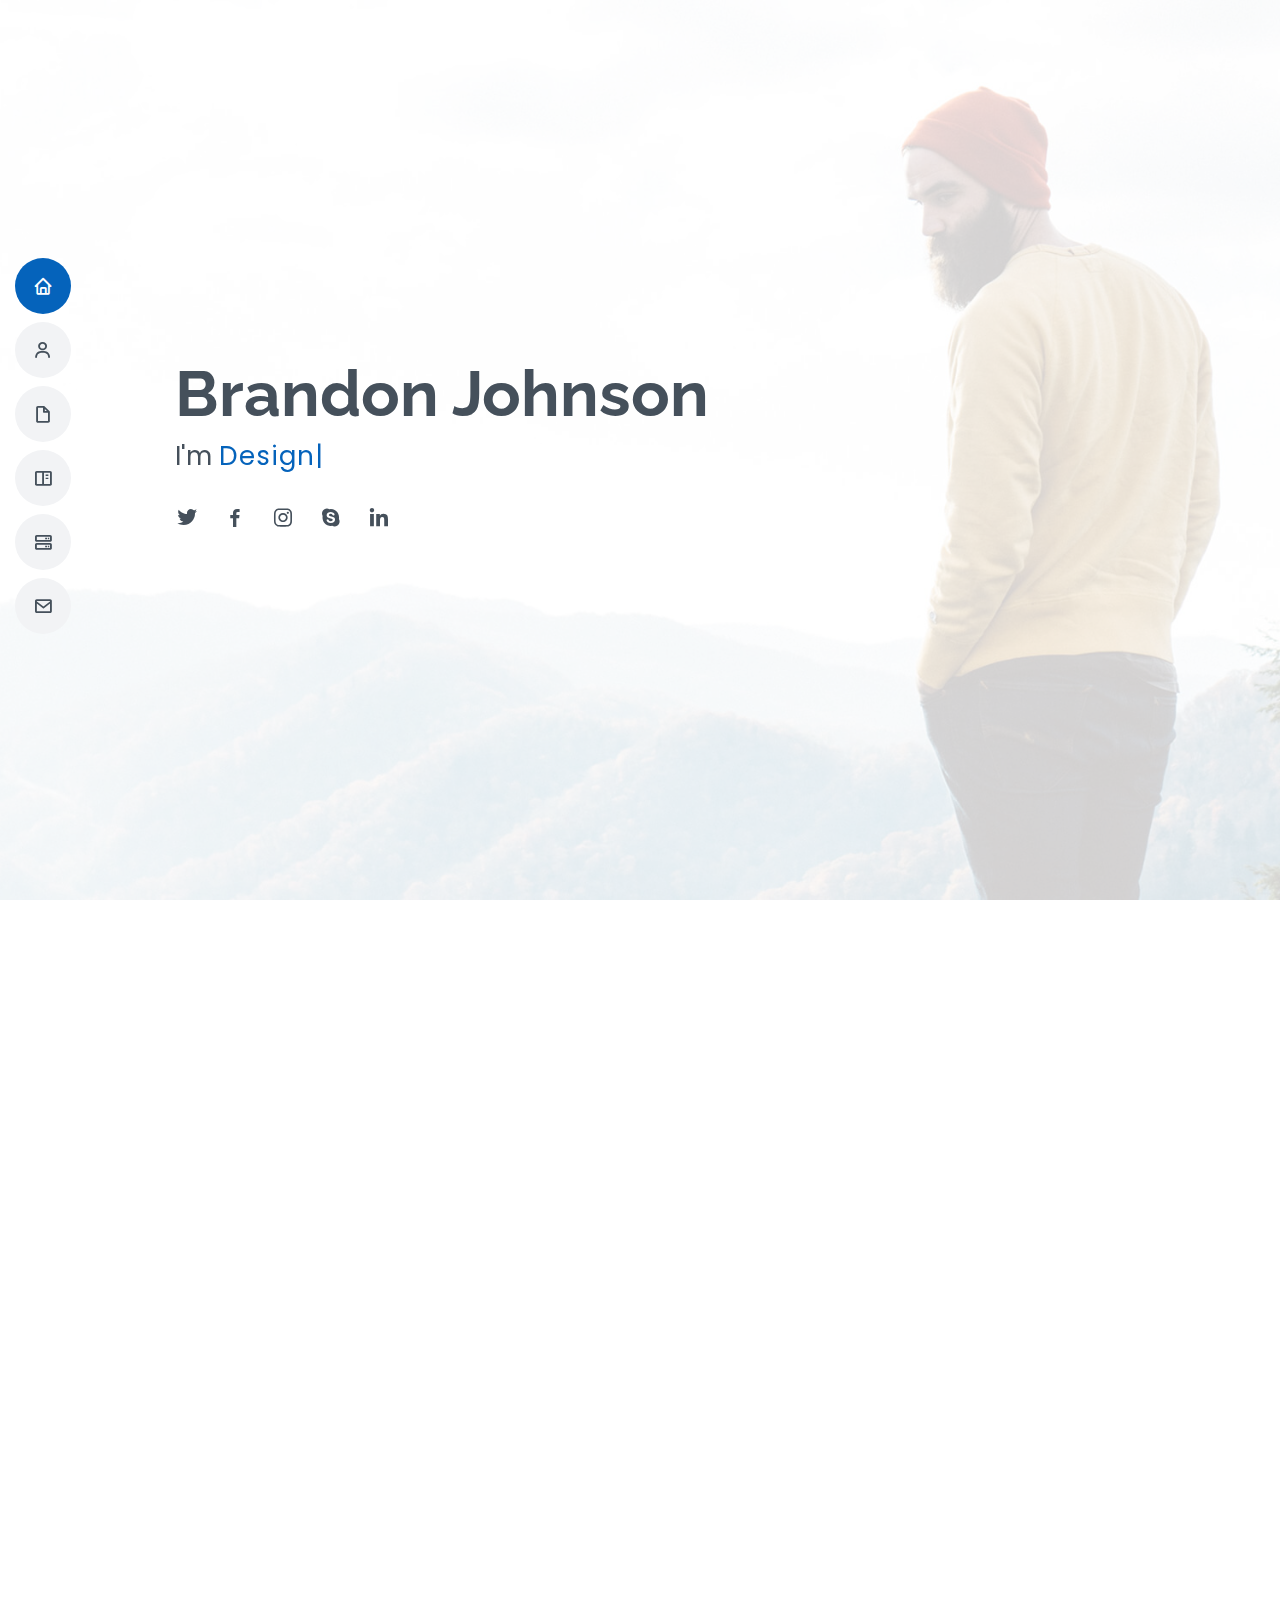
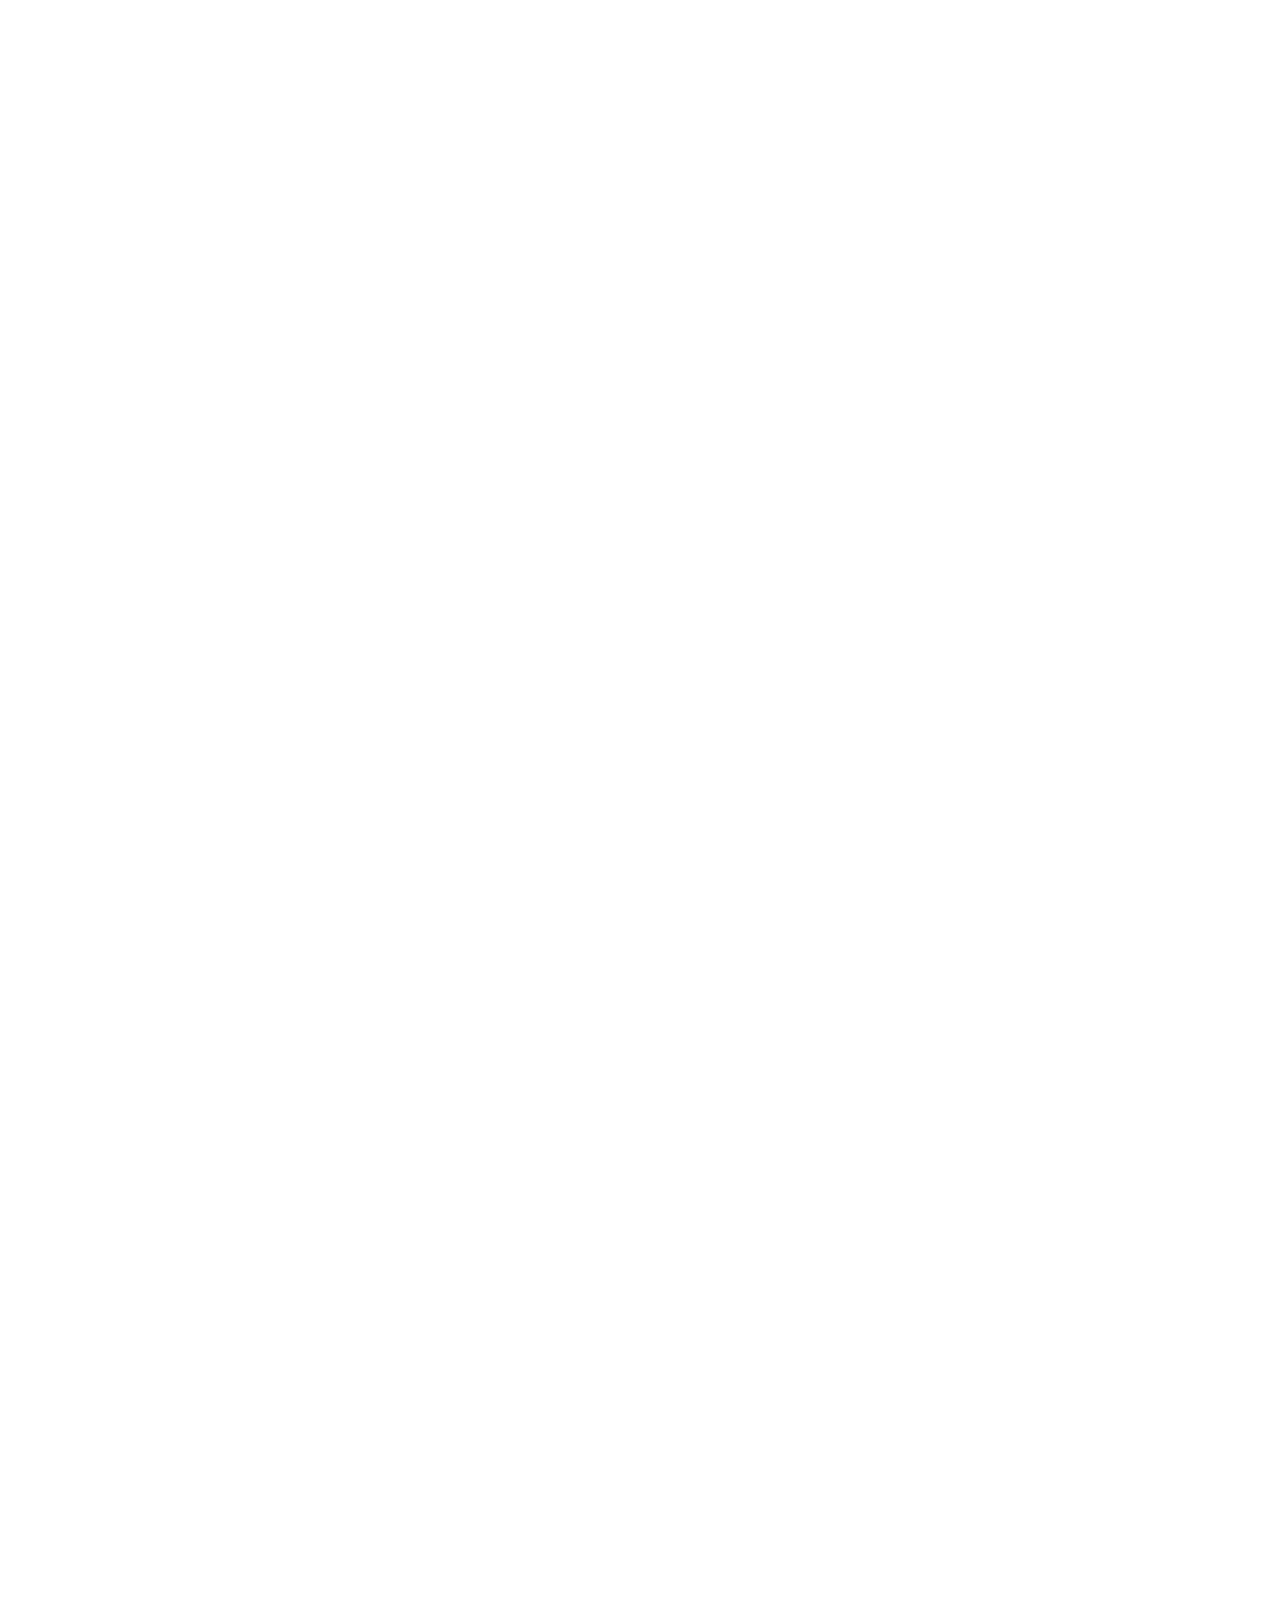
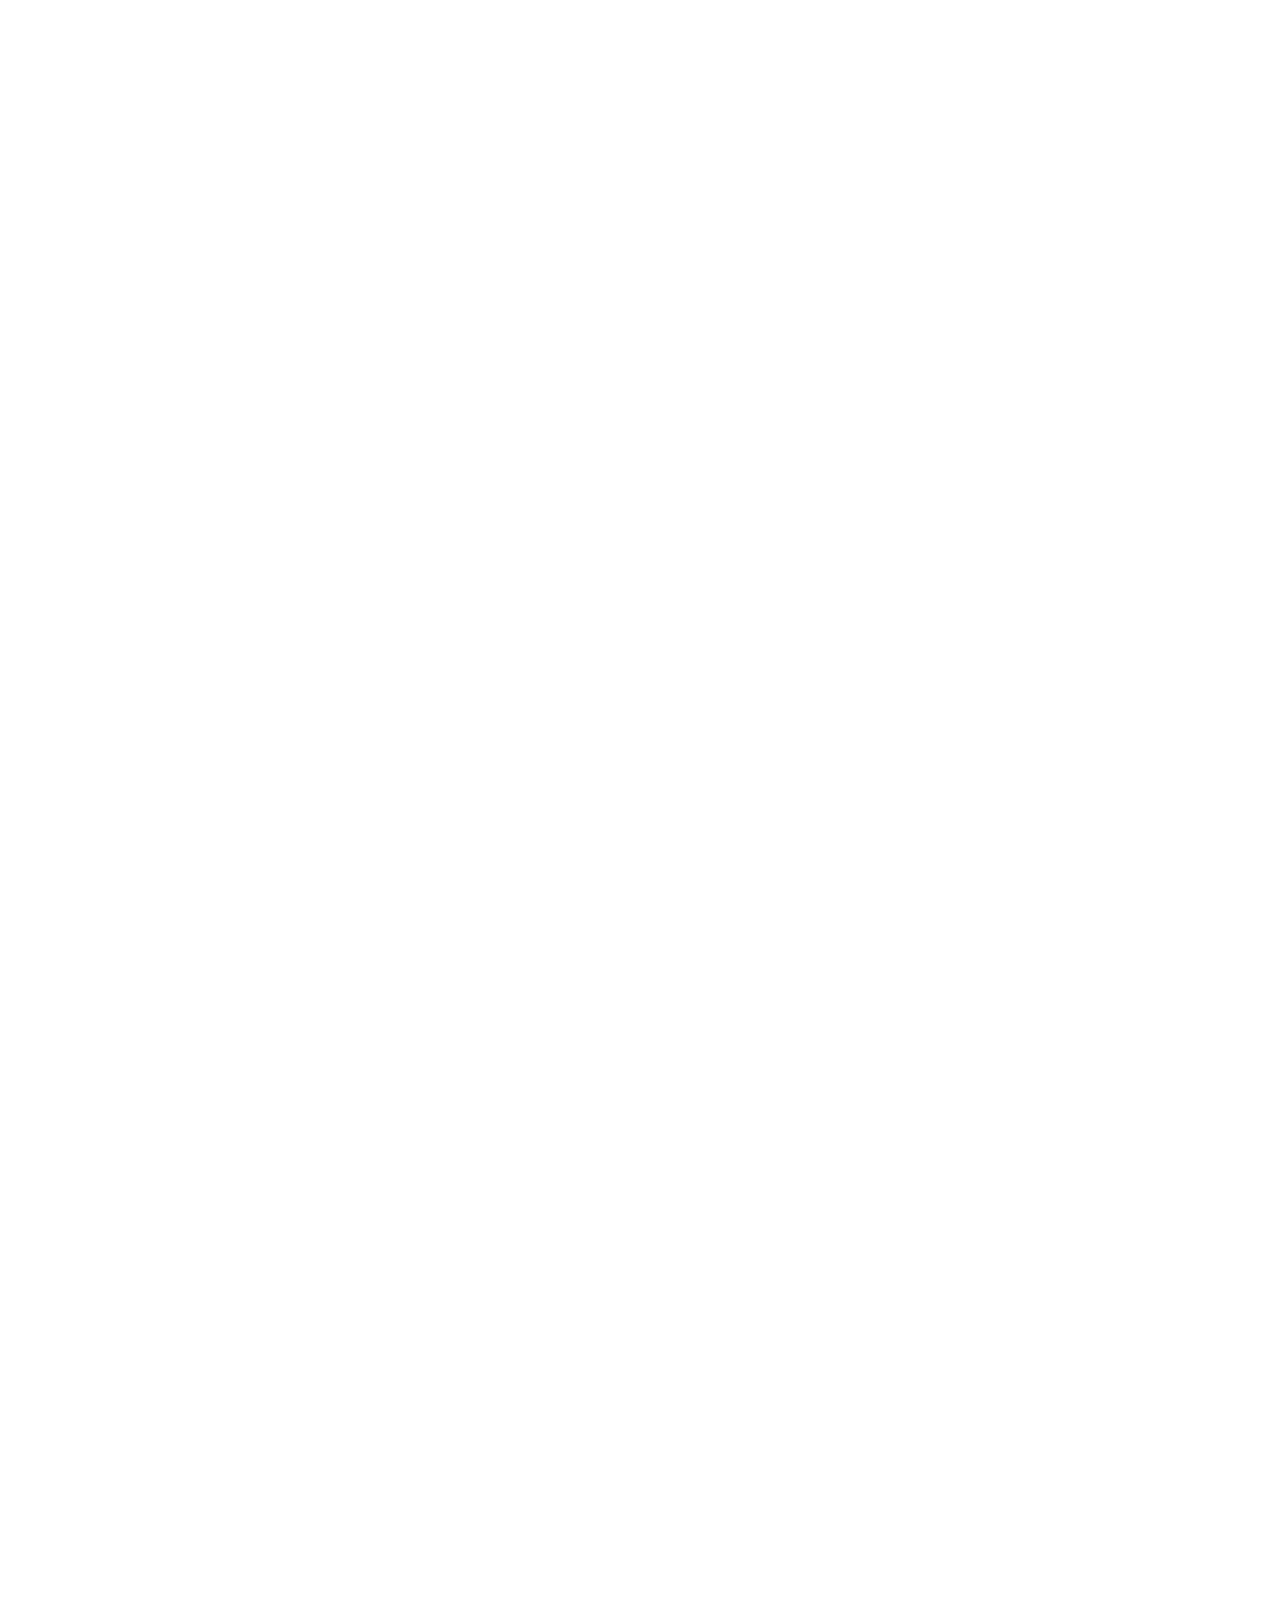
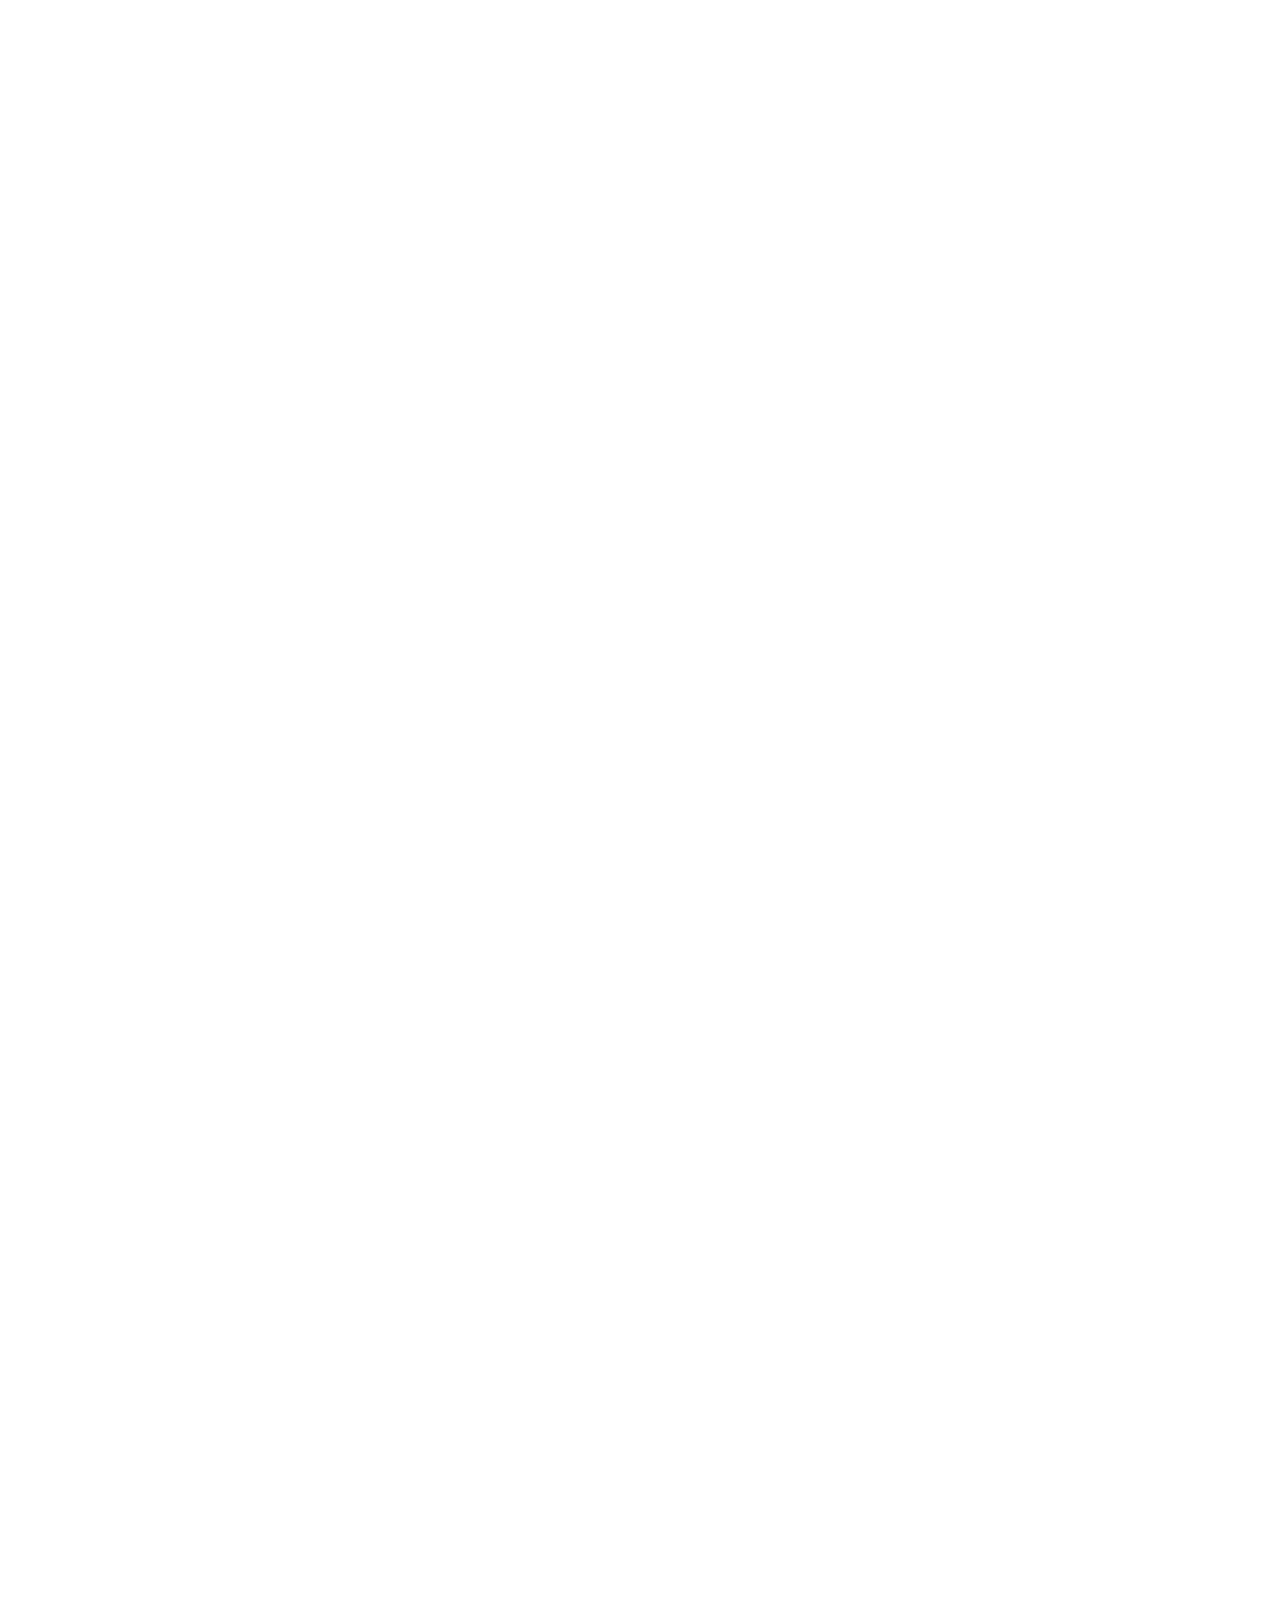
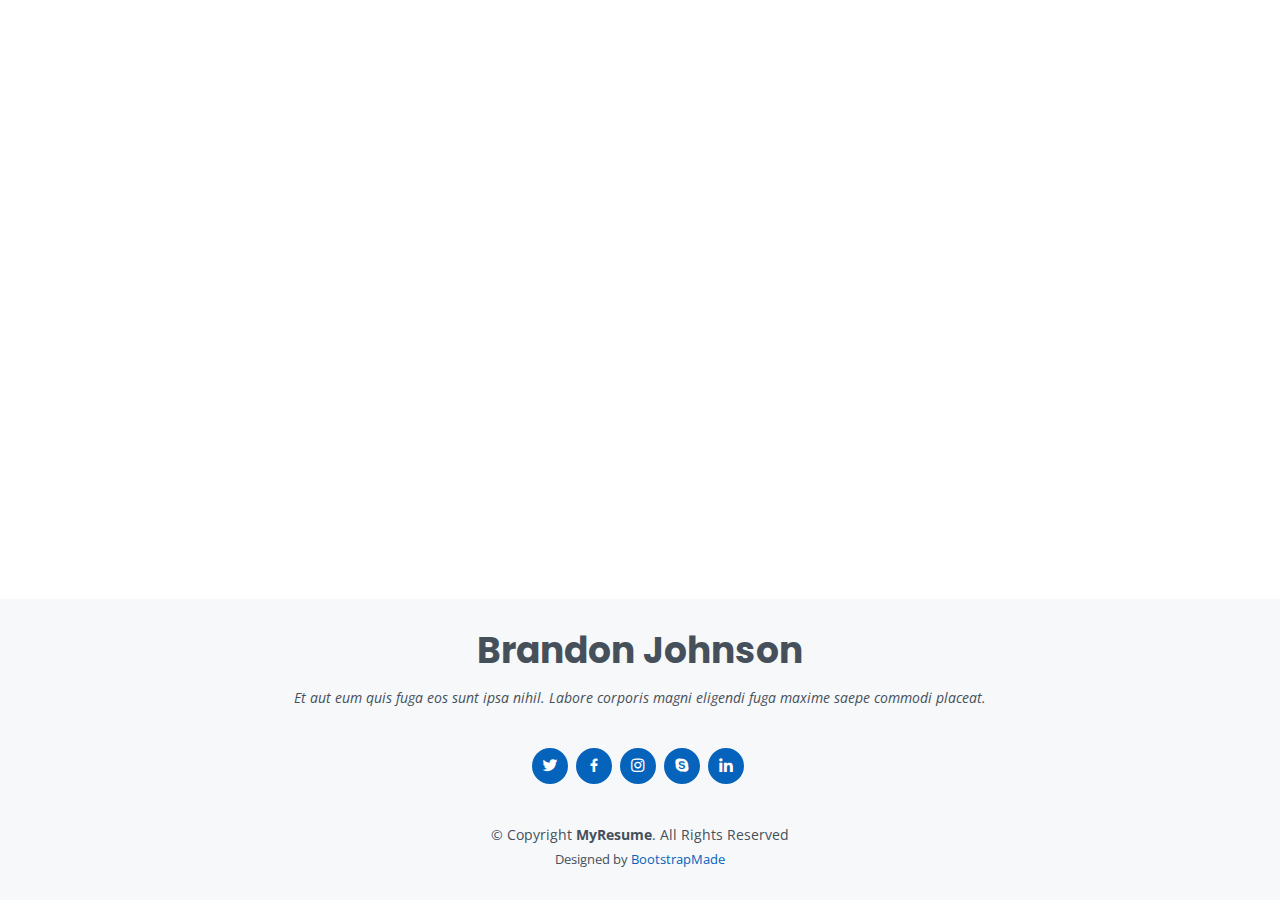
<file: Biography-ThemePackages/MyResume/index.html>
<!DOCTYPE html>
<html lang="en">

<head>
  <meta charset="utf-8">
  <meta content="width=device-width, initial-scale=1.0" name="viewport">

  <title>MyResume Bootstrap Template - Index</title>
  <meta content="" name="descriptison">
  <meta content="" name="keywords">

  <!-- Favicons -->
  <link href="assets/img/favicon.png" rel="icon">
  <link href="assets/img/apple-touch-icon.png" rel="apple-touch-icon">

  <!-- Google Fonts -->
  <link href="https://fonts.googleapis.com/css?family=Open+Sans:300,300i,400,400i,600,600i,700,700i|Raleway:300,300i,400,400i,500,500i,600,600i,700,700i|Poppins:300,300i,400,400i,500,500i,600,600i,700,700i" rel="stylesheet">

  <!-- Vendor CSS Files -->
  <link href="assets/vendor/bootstrap/css/bootstrap.min.css" rel="stylesheet">
  <link href="assets/vendor/icofont/icofont.min.css" rel="stylesheet">
  <link href="assets/vendor/boxicons/css/boxicons.min.css" rel="stylesheet">
  <link href="assets/vendor/venobox/venobox.css" rel="stylesheet">
  <link href="assets/vendor/owl.carousel/assets/owl.carousel.min.css" rel="stylesheet">
  <link href="assets/vendor/aos/aos.css" rel="stylesheet">

  <!-- Template Main CSS File -->
  <link href="assets/css/style.css" rel="stylesheet">

  <!-- =======================================================
  * Template Name: MyResume - v2.1.0
  * Template URL: https://bootstrapmade.com/free-html-bootstrap-template-my-resume/
  * Author: BootstrapMade.com
  * License: https://bootstrapmade.com/license/
  ======================================================== -->
</head>

<body>

  <!-- ======= Mobile nav toggle button ======= -->
  <button type="button" class="mobile-nav-toggle d-xl-none"><i class="icofont-navigation-menu"></i></button>

  <!-- ======= Header ======= -->
  <header id="header" class="d-flex flex-column justify-content-center">

    <nav class="nav-menu">
      <ul>
        <li class="active"><a href="#hero"><i class="bx bx-home"></i> <span>Home</span></a></li>
        <li><a href="#about"><i class="bx bx-user"></i> <span>About</span></a></li>
        <li><a href="#resume"><i class="bx bx-file-blank"></i> <span>Resume</span></a></li>
        <li><a href="#portfolio"><i class="bx bx-book-content"></i> <span>Portfolio</span></a></li>
        <li><a href="#services"><i class="bx bx-server"></i> <span>Services</span></a></li>
        <li><a href="#contact"><i class="bx bx-envelope"></i> <span>Contact</span></a></li>
      </ul>
    </nav><!-- .nav-menu -->

  </header><!-- End Header -->

  <!-- ======= Hero Section ======= -->
  <section id="hero" class="d-flex flex-column justify-content-center">
    <div class="container" data-aos="zoom-in" data-aos-delay="100">
      <h1>Brandon Johnson</h1>
      <p>I'm <span class="typed" data-typed-items="Designer, Developer, Freelancer, Photographer"></span></p>
      <div class="social-links">
        <a href="#" class="twitter"><i class="bx bxl-twitter"></i></a>
        <a href="#" class="facebook"><i class="bx bxl-facebook"></i></a>
        <a href="#" class="instagram"><i class="bx bxl-instagram"></i></a>
        <a href="#" class="google-plus"><i class="bx bxl-skype"></i></a>
        <a href="#" class="linkedin"><i class="bx bxl-linkedin"></i></a>
      </div>
    </div>
  </section><!-- End Hero -->

  <main id="main">

    <!-- ======= About Section ======= -->
    <section id="about" class="about">
      <div class="container" data-aos="fade-up">

        <div class="section-title">
          <h2>About</h2>
          <p>Magnam dolores commodi suscipit. Necessitatibus eius consequatur ex aliquid fuga eum quidem. Sit sint consectetur velit. Quisquam quos quisquam cupiditate. Et nemo qui impedit suscipit alias ea. Quia fugiat sit in iste officiis commodi quidem hic quas.</p>
        </div>

        <div class="row">
          <div class="col-lg-4">
            <img src="assets/img/profile-img.jpg" class="img-fluid" alt="">
          </div>
          <div class="col-lg-8 pt-4 pt-lg-0 content">
            <h3>UI/UX Designer &amp; Web Developer.</h3>
            <p class="font-italic">
              Lorem ipsum dolor sit amet, consectetur adipiscing elit, sed do eiusmod tempor incididunt ut labore et dolore
              magna aliqua.
            </p>
            <div class="row">
              <div class="col-lg-6">
                <ul>
                  <li><i class="icofont-rounded-right"></i> <strong>Birthday:</strong> 1 May 1995</li>
                  <li><i class="icofont-rounded-right"></i> <strong>Website:</strong> www.example.com</li>
                  <li><i class="icofont-rounded-right"></i> <strong>Phone:</strong> +123 456 7890</li>
                  <li><i class="icofont-rounded-right"></i> <strong>City:</strong> City : New York, USA</li>
                </ul>
              </div>
              <div class="col-lg-6">
                <ul>
                  <li><i class="icofont-rounded-right"></i> <strong>Age:</strong> 30</li>
                  <li><i class="icofont-rounded-right"></i> <strong>Degree:</strong> Master</li>
                  <li><i class="icofont-rounded-right"></i> <strong>PhEmailone:</strong> email@example.com</li>
                  <li><i class="icofont-rounded-right"></i> <strong>Freelance:</strong> Available</li>
                </ul>
              </div>
            </div>
            <p>
              Officiis eligendi itaque labore et dolorum mollitia officiis optio vero. Quisquam sunt adipisci omnis et ut. Nulla accusantium dolor incidunt officia tempore. Et eius omnis.
              Cupiditate ut dicta maxime officiis quidem quia. Sed et consectetur qui quia repellendus itaque neque. Aliquid amet quidem ut quaerat cupiditate. Ab et eum qui repellendus omnis culpa magni laudantium dolores.
            </p>
          </div>
        </div>

      </div>
    </section><!-- End About Section -->

    <!-- ======= Facts Section ======= -->
    <section id="facts" class="facts">
      <div class="container" data-aos="fade-up">

        <div class="section-title">
          <h2>Facts</h2>
          <p>Magnam dolores commodi suscipit. Necessitatibus eius consequatur ex aliquid fuga eum quidem. Sit sint consectetur velit. Quisquam quos quisquam cupiditate. Et nemo qui impedit suscipit alias ea. Quia fugiat sit in iste officiis commodi quidem hic quas.</p>
        </div>

        <div class="row">

          <div class="col-lg-3 col-md-6">
            <div class="count-box">
              <i class="icofont-simple-smile"></i>
              <span data-toggle="counter-up">232</span>
              <p>Happy Clients</p>
            </div>
          </div>

          <div class="col-lg-3 col-md-6 mt-5 mt-md-0">
            <div class="count-box">
              <i class="icofont-document-folder"></i>
              <span data-toggle="counter-up">521</span>
              <p>Projects</p>
            </div>
          </div>

          <div class="col-lg-3 col-md-6 mt-5 mt-lg-0">
            <div class="count-box">
              <i class="icofont-live-support"></i>
              <span data-toggle="counter-up">1,463</span>
              <p>Hours Of Support</p>
            </div>
          </div>

          <div class="col-lg-3 col-md-6 mt-5 mt-lg-0">
            <div class="count-box">
              <i class="icofont-users-alt-5"></i>
              <span data-toggle="counter-up">15</span>
              <p>Hard Workers</p>
            </div>
          </div>

        </div>

      </div>
    </section><!-- End Facts Section -->

    <!-- ======= Skills Section ======= -->
    <section id="skills" class="skills section-bg">
      <div class="container" data-aos="fade-up">

        <div class="section-title">
          <h2>Skills</h2>
          <p>Magnam dolores commodi suscipit. Necessitatibus eius consequatur ex aliquid fuga eum quidem. Sit sint consectetur velit. Quisquam quos quisquam cupiditate. Et nemo qui impedit suscipit alias ea. Quia fugiat sit in iste officiis commodi quidem hic quas.</p>
        </div>

        <div class="row skills-content">

          <div class="col-lg-6">

            <div class="progress">
              <span class="skill">HTML <i class="val">100%</i></span>
              <div class="progress-bar-wrap">
                <div class="progress-bar" role="progressbar" aria-valuenow="100" aria-valuemin="0" aria-valuemax="100"></div>
              </div>
            </div>

            <div class="progress">
              <span class="skill">CSS <i class="val">90%</i></span>
              <div class="progress-bar-wrap">
                <div class="progress-bar" role="progressbar" aria-valuenow="90" aria-valuemin="0" aria-valuemax="100"></div>
              </div>
            </div>

            <div class="progress">
              <span class="skill">JavaScript <i class="val">75%</i></span>
              <div class="progress-bar-wrap">
                <div class="progress-bar" role="progressbar" aria-valuenow="75" aria-valuemin="0" aria-valuemax="100"></div>
              </div>
            </div>

          </div>

          <div class="col-lg-6">

            <div class="progress">
              <span class="skill">PHP <i class="val">80%</i></span>
              <div class="progress-bar-wrap">
                <div class="progress-bar" role="progressbar" aria-valuenow="80" aria-valuemin="0" aria-valuemax="100"></div>
              </div>
            </div>

            <div class="progress">
              <span class="skill">WordPress/CMS <i class="val">90%</i></span>
              <div class="progress-bar-wrap">
                <div class="progress-bar" role="progressbar" aria-valuenow="90" aria-valuemin="0" aria-valuemax="100"></div>
              </div>
            </div>

            <div class="progress">
              <span class="skill">Photoshop <i class="val">55%</i></span>
              <div class="progress-bar-wrap">
                <div class="progress-bar" role="progressbar" aria-valuenow="55" aria-valuemin="0" aria-valuemax="100"></div>
              </div>
            </div>

          </div>

        </div>

      </div>
    </section><!-- End Skills Section -->

    <!-- ======= Resume Section ======= -->
    <section id="resume" class="resume">
      <div class="container" data-aos="fade-up">

        <div class="section-title">
          <h2>Resume</h2>
          <p>Magnam dolores commodi suscipit. Necessitatibus eius consequatur ex aliquid fuga eum quidem. Sit sint consectetur velit. Quisquam quos quisquam cupiditate. Et nemo qui impedit suscipit alias ea. Quia fugiat sit in iste officiis commodi quidem hic quas.</p>
        </div>

        <div class="row">
          <div class="col-lg-6">
            <h3 class="resume-title">Sumary</h3>
            <div class="resume-item pb-0">
              <h4>Brandon Johnson</h4>
              <p><em>Innovative and deadline-driven Graphic Designer with 3+ years of experience designing and developing user-centered digital/print marketing material from initial concept to final, polished deliverable.</em></p>
              <ul>
                <li>Portland par 127,Orlando, FL</li>
                <li>(123) 456-7891</li>
                <li>alice.barkley@example.com</li>
              </ul>
            </div>

            <h3 class="resume-title">Education</h3>
            <div class="resume-item">
              <h4>Master of Fine Arts &amp; Graphic Design</h4>
              <h5>2015 - 2016</h5>
              <p><em>Rochester Institute of Technology, Rochester, NY</em></p>
              <p>Qui deserunt veniam. Et sed aliquam labore tempore sed quisquam iusto autem sit. Ea vero voluptatum qui ut dignissimos deleniti nerada porti sand markend</p>
            </div>
            <div class="resume-item">
              <h4>Bachelor of Fine Arts &amp; Graphic Design</h4>
              <h5>2010 - 2014</h5>
              <p><em>Rochester Institute of Technology, Rochester, NY</em></p>
              <p>Quia nobis sequi est occaecati aut. Repudiandae et iusto quae reiciendis et quis Eius vel ratione eius unde vitae rerum voluptates asperiores voluptatem Earum molestiae consequatur neque etlon sader mart dila</p>
            </div>
          </div>
          <div class="col-lg-6">
            <h3 class="resume-title">Professional Experience</h3>
            <div class="resume-item">
              <h4>Senior graphic design specialist</h4>
              <h5>2019 - Present</h5>
              <p><em>Experion, New York, NY </em></p>
              <ul>
                <li>Lead in the design, development, and implementation of the graphic, layout, and production communication materials</li>
                <li>Delegate tasks to the 7 members of the design team and provide counsel on all aspects of the project. </li>
                <li>Supervise the assessment of all graphic materials in order to ensure quality and accuracy of the design</li>
                <li>Oversee the efficient use of production project budgets ranging from $2,000 - $25,000</li>
              </ul>
            </div>
            <div class="resume-item">
              <h4>Graphic design specialist</h4>
              <h5>2017 - 2018</h5>
              <p><em>Stepping Stone Advertising, New York, NY</em></p>
              <ul>
                <li>Developed numerous marketing programs (logos, brochures,infographics, presentations, and advertisements).</li>
                <li>Managed up to 5 projects or tasks at a given time while under pressure</li>
                <li>Recommended and consulted with clients on the most appropriate graphic design</li>
                <li>Created 4+ design presentations and proposals a month for clients and account managers</li>
              </ul>
            </div>
          </div>
        </div>

      </div>
    </section><!-- End Resume Section -->

    <!-- ======= Portfolio Section ======= -->
    <section id="portfolio" class="portfolio section-bg">
      <div class="container" data-aos="fade-up">

        <div class="section-title">
          <h2>Portfolio</h2>
          <p>Magnam dolores commodi suscipit. Necessitatibus eius consequatur ex aliquid fuga eum quidem. Sit sint consectetur velit. Quisquam quos quisquam cupiditate. Et nemo qui impedit suscipit alias ea. Quia fugiat sit in iste officiis commodi quidem hic quas.</p>
        </div>

        <div class="row">
          <div class="col-lg-12 d-flex justify-content-center" data-aos="fade-up" data-aos-delay="100">
            <ul id="portfolio-flters">
              <li data-filter="*" class="filter-active">All</li>
              <li data-filter=".filter-app">App</li>
              <li data-filter=".filter-card">Card</li>
              <li data-filter=".filter-web">Web</li>
            </ul>
          </div>
        </div>

        <div class="row portfolio-container" data-aos="fade-up" data-aos-delay="200">

          <div class="col-lg-4 col-md-6 portfolio-item filter-app">
            <div class="portfolio-wrap">
              <img src="assets/img/portfolio/portfolio-1.jpg" class="img-fluid" alt="">
              <div class="portfolio-info">
                <h4>App 1</h4>
                <p>App</p>
                <div class="portfolio-links">
                  <a href="assets/img/portfolio/portfolio-1.jpg" data-gall="portfolioGallery" class="venobox" title="App 1"><i class="bx bx-plus"></i></a>
                  <a href="portfolio-details.html" data-gall="portfolioDetailsGallery" data-vbtype="iframe" class="venobox" title="Portfolio Details"><i class="bx bx-link"></i></a>
                </div>
              </div>
            </div>
          </div>

          <div class="col-lg-4 col-md-6 portfolio-item filter-web">
            <div class="portfolio-wrap">
              <img src="assets/img/portfolio/portfolio-2.jpg" class="img-fluid" alt="">
              <div class="portfolio-info">
                <h4>Web 3</h4>
                <p>Web</p>
                <div class="portfolio-links">
                  <a href="assets/img/portfolio/portfolio-2.jpg" data-gall="portfolioGallery" class="venobox" title="Web 3"><i class="bx bx-plus"></i></a>
                  <a href="portfolio-details.html" data-gall="portfolioDetailsGallery" data-vbtype="iframe" class="venobox" title="Portfolio Details"><i class="bx bx-link"></i></a>
                </div>
              </div>
            </div>
          </div>

          <div class="col-lg-4 col-md-6 portfolio-item filter-app">
            <div class="portfolio-wrap">
              <img src="assets/img/portfolio/portfolio-3.jpg" class="img-fluid" alt="">
              <div class="portfolio-info">
                <h4>App 2</h4>
                <p>App</p>
                <div class="portfolio-links">
                  <a href="assets/img/portfolio/portfolio-3.jpg" data-gall="portfolioGallery" class="venobox" title="App 2"><i class="bx bx-plus"></i></a>
                  <a href="portfolio-details.html" data-gall="portfolioDetailsGallery" data-vbtype="iframe" class="venobox" title="Portfolio Details"><i class="bx bx-link"></i></a>
                </div>
              </div>
            </div>
          </div>

          <div class="col-lg-4 col-md-6 portfolio-item filter-card">
            <div class="portfolio-wrap">
              <img src="assets/img/portfolio/portfolio-4.jpg" class="img-fluid" alt="">
              <div class="portfolio-info">
                <h4>Card 2</h4>
                <p>Card</p>
                <div class="portfolio-links">
                  <a href="assets/img/portfolio/portfolio-4.jpg" data-gall="portfolioGallery" class="venobox" title="Card 2"><i class="bx bx-plus"></i></a>
                  <a href="portfolio-details.html" data-gall="portfolioDetailsGallery" data-vbtype="iframe" class="venobox" title="Portfolio Details"><i class="bx bx-link"></i></a>
                </div>
              </div>
            </div>
          </div>

          <div class="col-lg-4 col-md-6 portfolio-item filter-web">
            <div class="portfolio-wrap">
              <img src="assets/img/portfolio/portfolio-5.jpg" class="img-fluid" alt="">
              <div class="portfolio-info">
                <h4>Web 2</h4>
                <p>Web</p>
                <div class="portfolio-links">
                  <a href="assets/img/portfolio/portfolio-5.jpg" data-gall="portfolioGallery" class="venobox" title="Web 2"><i class="bx bx-plus"></i></a>
                  <a href="portfolio-details.html" data-gall="portfolioDetailsGallery" data-vbtype="iframe" class="venobox" title="Portfolio Details"><i class="bx bx-link"></i></a>
                </div>
              </div>
            </div>
          </div>

          <div class="col-lg-4 col-md-6 portfolio-item filter-app">
            <div class="portfolio-wrap">
              <img src="assets/img/portfolio/portfolio-6.jpg" class="img-fluid" alt="">
              <div class="portfolio-info">
                <h4>App 3</h4>
                <p>App</p>
                <div class="portfolio-links">
                  <a href="assets/img/portfolio/portfolio-6.jpg" data-gall="portfolioGallery" class="venobox" title="App 3"><i class="bx bx-plus"></i></a>
                  <a href="portfolio-details.html" data-gall="portfolioDetailsGallery" data-vbtype="iframe" class="venobox" title="Portfolio Details"><i class="bx bx-link"></i></a>
                </div>
              </div>
            </div>
          </div>

          <div class="col-lg-4 col-md-6 portfolio-item filter-card">
            <div class="portfolio-wrap">
              <img src="assets/img/portfolio/portfolio-7.jpg" class="img-fluid" alt="">
              <div class="portfolio-info">
                <h4>Card 1</h4>
                <p>Card</p>
                <div class="portfolio-links">
                  <a href="assets/img/portfolio/portfolio-7.jpg" data-gall="portfolioGallery" class="venobox" title="Card 1"><i class="bx bx-plus"></i></a>
                  <a href="portfolio-details.html" data-gall="portfolioDetailsGallery" data-vbtype="iframe" class="venobox" title="Portfolio Details"><i class="bx bx-link"></i></a>
                </div>
              </div>
            </div>
          </div>

          <div class="col-lg-4 col-md-6 portfolio-item filter-card">
            <div class="portfolio-wrap">
              <img src="assets/img/portfolio/portfolio-8.jpg" class="img-fluid" alt="">
              <div class="portfolio-info">
                <h4>Card 3</h4>
                <p>Card</p>
                <div class="portfolio-links">
                  <a href="assets/img/portfolio/portfolio-8.jpg" data-gall="portfolioGallery" class="venobox" title="Card 3"><i class="bx bx-plus"></i></a>
                  <a href="portfolio-details.html" data-gall="portfolioDetailsGallery" data-vbtype="iframe" class="venobox" title="Portfolio Details"><i class="bx bx-link"></i></a>
                </div>
              </div>
            </div>
          </div>

          <div class="col-lg-4 col-md-6 portfolio-item filter-web">
            <div class="portfolio-wrap">
              <img src="assets/img/portfolio/portfolio-9.jpg" class="img-fluid" alt="">
              <div class="portfolio-info">
                <h4>Web 3</h4>
                <p>Web</p>
                <div class="portfolio-links">
                  <a href="assets/img/portfolio/portfolio-9.jpg" data-gall="portfolioGallery" class="venobox" title="Web 3"><i class="bx bx-plus"></i></a>
                  <a href="portfolio-details.html" data-gall="portfolioDetailsGallery" data-vbtype="iframe" class="venobox" title="Portfolio Details"><i class="bx bx-link"></i></a>
                </div>
              </div>
            </div>
          </div>

        </div>

      </div>
    </section><!-- End Portfolio Section -->

    <!-- ======= Services Section ======= -->
    <section id="services" class="services">
      <div class="container" data-aos="fade-up">

        <div class="section-title">
          <h2>Services</h2>
          <p>Magnam dolores commodi suscipit. Necessitatibus eius consequatur ex aliquid fuga eum quidem. Sit sint consectetur velit. Quisquam quos quisquam cupiditate. Et nemo qui impedit suscipit alias ea. Quia fugiat sit in iste officiis commodi quidem hic quas.</p>
        </div>

        <div class="row">

          <div class="col-lg-4 col-md-6 d-flex align-items-stretch" data-aos="zoom-in" data-aos-delay="100">
            <div class="icon-box iconbox-blue">
              <div class="icon">
                <svg width="100" height="100" viewBox="0 0 600 600" xmlns="http://www.w3.org/2000/svg">
                  <path stroke="none" stroke-width="0" fill="#f5f5f5" d="M300,521.0016835830174C376.1290562159157,517.8887921683347,466.0731472004068,529.7835943286574,510.70327084640275,468.03025145048787C554.3714126377745,407.6079735673963,508.03601936045806,328.9844924480964,491.2728898941984,256.3432110539036C474.5976632858925,184.082847569629,479.9380746630129,96.60480741107993,416.23090153303,58.64404602377083C348.86323505073057,18.502131276798302,261.93793281208167,40.57373210992963,193.5410806939664,78.93577620505333C130.42746243093433,114.334589627462,98.30271207620316,179.96522072025542,76.75703585869454,249.04625023123273C51.97151888228291,328.5150500222984,13.704378332031375,421.85034740162234,66.52175969318436,486.19268352777647C119.04800174914682,550.1803526380478,217.28368757567262,524.383925680826,300,521.0016835830174"></path>
                </svg>
                <i class="bx bxl-dribbble"></i>
              </div>
              <h4><a href="">Lorem Ipsum</a></h4>
              <p>Voluptatum deleniti atque corrupti quos dolores et quas molestias excepturi</p>
            </div>
          </div>

          <div class="col-lg-4 col-md-6 d-flex align-items-stretch mt-4 mt-md-0" data-aos="zoom-in" data-aos-delay="200">
            <div class="icon-box iconbox-orange ">
              <div class="icon">
                <svg width="100" height="100" viewBox="0 0 600 600" xmlns="http://www.w3.org/2000/svg">
                  <path stroke="none" stroke-width="0" fill="#f5f5f5" d="M300,582.0697525312426C382.5290701553225,586.8405444964366,449.9789794690241,525.3245884688669,502.5850820975895,461.55621195738473C556.606425686781,396.0723002908107,615.8543463187945,314.28637112970534,586.6730223649479,234.56875336149918C558.9533121215079,158.8439757836574,454.9685369536778,164.00468322053177,381.49747125262974,130.76875717737553C312.15926192815925,99.40240125094834,248.97055460311594,18.661163978235184,179.8680185752513,50.54337015887873C110.5421016452524,82.52863877960104,119.82277516462835,180.83849132639028,109.12597500060166,256.43424936330496C100.08760227029461,320.3096726198365,92.17705696193138,384.0621239912766,124.79988738764834,439.7174275375508C164.83382741302287,508.01625554203684,220.96474134820875,577.5009287672846,300,582.0697525312426"></path>
                </svg>
                <i class="bx bx-file"></i>
              </div>
              <h4><a href="">Sed Perspiciatis</a></h4>
              <p>Duis aute irure dolor in reprehenderit in voluptate velit esse cillum dolore</p>
            </div>
          </div>

          <div class="col-lg-4 col-md-6 d-flex align-items-stretch mt-4 mt-lg-0" data-aos="zoom-in" data-aos-delay="300">
            <div class="icon-box iconbox-pink">
              <div class="icon">
                <svg width="100" height="100" viewBox="0 0 600 600" xmlns="http://www.w3.org/2000/svg">
                  <path stroke="none" stroke-width="0" fill="#f5f5f5" d="M300,541.5067337569781C382.14930387511276,545.0595476570109,479.8736841581634,548.3450877840088,526.4010558755058,480.5488172755941C571.5218469581645,414.80211281144784,517.5187510058486,332.0715597781072,496.52539010469104,255.14436215662573C477.37192572678356,184.95920475031193,473.57363656557914,105.61284051026155,413.0603344069578,65.22779650032875C343.27470386102294,18.654635553484475,251.2091493199835,5.337323636656869,175.0934190732945,40.62881213300186C97.87086631185822,76.43348514350839,51.98124368387456,156.15599469081315,36.44837278890362,239.84606092416172C21.716077023791087,319.22268207091537,43.775223500013084,401.1760424656574,96.891909868211,461.97329694683043C147.22146801428983,519.5804099606455,223.5754009179313,538.201503339737,300,541.5067337569781"></path>
                </svg>
                <i class="bx bx-tachometer"></i>
              </div>
              <h4><a href="">Magni Dolores</a></h4>
              <p>Excepteur sint occaecat cupidatat non proident, sunt in culpa qui officia</p>
            </div>
          </div>

          <div class="col-lg-4 col-md-6 d-flex align-items-stretch mt-4" data-aos="zoom-in" data-aos-delay="100">
            <div class="icon-box iconbox-yellow">
              <div class="icon">
                <svg width="100" height="100" viewBox="0 0 600 600" xmlns="http://www.w3.org/2000/svg">
                  <path stroke="none" stroke-width="0" fill="#f5f5f5" d="M300,503.46388370962813C374.79870501325706,506.71871716319447,464.8034551963731,527.1746412648533,510.4981551193396,467.86667711651364C555.9287308511215,408.9015244558933,512.6030010748507,327.5744911775523,490.211057578863,256.5855673507754C471.097692560561,195.9906835881958,447.69079081568157,138.11976852964426,395.19560036434837,102.3242989838813C329.3053358748298,57.3949838291264,248.02791733380457,8.279543830951368,175.87071277845988,42.242879143198664C103.41431057327972,76.34704239035025,93.79494320519305,170.9812938413882,81.28167332365135,250.07896920659033C70.17666984294237,320.27484674793965,64.84698225790005,396.69656628748305,111.28512138212992,450.4950937839243C156.20124167950087,502.5303643271138,231.32542653798444,500.4755392045468,300,503.46388370962813"></path>
                </svg>
                <i class="bx bx-layer"></i>
              </div>
              <h4><a href="">Nemo Enim</a></h4>
              <p>At vero eos et accusamus et iusto odio dignissimos ducimus qui blanditiis</p>
            </div>
          </div>

          <div class="col-lg-4 col-md-6 d-flex align-items-stretch mt-4" data-aos="zoom-in" data-aos-delay="200">
            <div class="icon-box iconbox-red">
              <div class="icon">
                <svg width="100" height="100" viewBox="0 0 600 600" xmlns="http://www.w3.org/2000/svg">
                  <path stroke="none" stroke-width="0" fill="#f5f5f5" d="M300,532.3542879108572C369.38199826031484,532.3153073249985,429.10787420159085,491.63046689027357,474.5244479745417,439.17860296908856C522.8885846962883,383.3225815378663,569.1668002868075,314.3205725914397,550.7432151929288,242.7694973846089C532.6665558377875,172.5657663291529,456.2379748765914,142.6223662098291,390.3689995646985,112.34683881706744C326.66090330228417,83.06452184765237,258.84405631176094,53.51806209861945,193.32584062364296,78.48882559362697C121.61183558270385,105.82097193414197,62.805066853699245,167.19869350419734,48.57481801355237,242.6138429142374C34.843463184063346,315.3850353017275,76.69343916112496,383.4422959591041,125.22947124332185,439.3748458443577C170.7312796277747,491.8107796887764,230.57421082200815,532.3932930995766,300,532.3542879108572"></path>
                </svg>
                <i class="bx bx-slideshow"></i>
              </div>
              <h4><a href="">Dele Cardo</a></h4>
              <p>Quis consequatur saepe eligendi voluptatem consequatur dolor consequuntur</p>
            </div>
          </div>

          <div class="col-lg-4 col-md-6 d-flex align-items-stretch mt-4" data-aos="zoom-in" data-aos-delay="300">
            <div class="icon-box iconbox-teal">
              <div class="icon">
                <svg width="100" height="100" viewBox="0 0 600 600" xmlns="http://www.w3.org/2000/svg">
                  <path stroke="none" stroke-width="0" fill="#f5f5f5" d="M300,566.797414625762C385.7384707136149,576.1784315230908,478.7894351017131,552.8928747891023,531.9192734346935,484.94944893311C584.6109503024035,417.5663521118492,582.489472248146,322.67544863468447,553.9536738515405,242.03673114598146C529.1557734026468,171.96086150256528,465.24506316201064,127.66468636344209,395.9583748389544,100.7403814666027C334.2173773831606,76.7482773500951,269.4350130405921,84.62216499799875,207.1952322260088,107.2889140133804C132.92018162631612,134.33871894543012,41.79353780512637,160.00259165414826,22.644507872594943,236.69541883565114C3.319112789854554,314.0945973066697,72.72355303640163,379.243833228382,124.04198916343866,440.3218312028393C172.9286146004772,498.5055451809895,224.45579914871206,558.5317968840102,300,566.797414625762"></path>
                </svg>
                <i class="bx bx-arch"></i>
              </div>
              <h4><a href="">Divera Don</a></h4>
              <p>Modi nostrum vel laborum. Porro fugit error sit minus sapiente sit aspernatur</p>
            </div>
          </div>

        </div>

      </div>
    </section><!-- End Services Section -->

    <!-- ======= Testimonials Section ======= -->
    <section id="testimonials" class="testimonials section-bg">
      <div class="container" data-aos="fade-up">

        <div class="section-title">
          <h2>Testimonials</h2>
        </div>

        <div class="owl-carousel testimonials-carousel" data-aos="zoom-in" data-aos-delay="100">

          <div class="testimonial-item">
            <img src="assets/img/testimonials/testimonials-1.jpg" class="testimonial-img" alt="">
            <h3>Saul Goodman</h3>
            <h4>Ceo &amp; Founder</h4>
            <p>
              <i class="bx bxs-quote-alt-left quote-icon-left"></i>
              Proin iaculis purus consequat sem cure digni ssim donec porttitora entum suscipit rhoncus. Accusantium quam, ultricies eget id, aliquam eget nibh et. Maecen aliquam, risus at semper.
              <i class="bx bxs-quote-alt-right quote-icon-right"></i>
            </p>
          </div>

          <div class="testimonial-item">
            <img src="assets/img/testimonials/testimonials-2.jpg" class="testimonial-img" alt="">
            <h3>Sara Wilsson</h3>
            <h4>Designer</h4>
            <p>
              <i class="bx bxs-quote-alt-left quote-icon-left"></i>
              Export tempor illum tamen malis malis eram quae irure esse labore quem cillum quid cillum eram malis quorum velit fore eram velit sunt aliqua noster fugiat irure amet legam anim culpa.
              <i class="bx bxs-quote-alt-right quote-icon-right"></i>
            </p>
          </div>

          <div class="testimonial-item">
            <img src="assets/img/testimonials/testimonials-3.jpg" class="testimonial-img" alt="">
            <h3>Jena Karlis</h3>
            <h4>Store Owner</h4>
            <p>
              <i class="bx bxs-quote-alt-left quote-icon-left"></i>
              Enim nisi quem export duis labore cillum quae magna enim sint quorum nulla quem veniam duis minim tempor labore quem eram duis noster aute amet eram fore quis sint minim.
              <i class="bx bxs-quote-alt-right quote-icon-right"></i>
            </p>
          </div>

          <div class="testimonial-item">
            <img src="assets/img/testimonials/testimonials-4.jpg" class="testimonial-img" alt="">
            <h3>Matt Brandon</h3>
            <h4>Freelancer</h4>
            <p>
              <i class="bx bxs-quote-alt-left quote-icon-left"></i>
              Fugiat enim eram quae cillum dolore dolor amet nulla culpa multos export minim fugiat minim velit minim dolor enim duis veniam ipsum anim magna sunt elit fore quem dolore labore illum veniam.
              <i class="bx bxs-quote-alt-right quote-icon-right"></i>
            </p>
          </div>

          <div class="testimonial-item">
            <img src="assets/img/testimonials/testimonials-5.jpg" class="testimonial-img" alt="">
            <h3>John Larson</h3>
            <h4>Entrepreneur</h4>
            <p>
              <i class="bx bxs-quote-alt-left quote-icon-left"></i>
              Quis quorum aliqua sint quem legam fore sunt eram irure aliqua veniam tempor noster veniam enim culpa labore duis sunt culpa nulla illum cillum fugiat legam esse veniam culpa fore nisi cillum quid.
              <i class="bx bxs-quote-alt-right quote-icon-right"></i>
            </p>
          </div>

        </div>

      </div>
    </section><!-- End Testimonials Section -->

    <!-- ======= Contact Section ======= -->
    <section id="contact" class="contact">
      <div class="container" data-aos="fade-up">

        <div class="section-title">
          <h2>Contact</h2>
        </div>

        <div class="row mt-1">

          <div class="col-lg-4">
            <div class="info">
              <div class="address">
                <i class="icofont-google-map"></i>
                <h4>Location:</h4>
                <p>A108 Adam Street, New York, NY 535022</p>
              </div>

              <div class="email">
                <i class="icofont-envelope"></i>
                <h4>Email:</h4>
                <p>info@example.com</p>
              </div>

              <div class="phone">
                <i class="icofont-phone"></i>
                <h4>Call:</h4>
                <p>+1 5589 55488 55s</p>
              </div>

            </div>

          </div>

          <div class="col-lg-8 mt-5 mt-lg-0">

            <form action="forms/contact.php" method="post" role="form" class="php-email-form">
              <div class="form-row">
                <div class="col-md-6 form-group">
                  <input type="text" name="name" class="form-control" id="name" placeholder="Your Name" data-rule="minlen:4" data-msg="Please enter at least 4 chars" />
                  <div class="validate"></div>
                </div>
                <div class="col-md-6 form-group">
                  <input type="email" class="form-control" name="email" id="email" placeholder="Your Email" data-rule="email" data-msg="Please enter a valid email" />
                  <div class="validate"></div>
                </div>
              </div>
              <div class="form-group">
                <input type="text" class="form-control" name="subject" id="subject" placeholder="Subject" data-rule="minlen:4" data-msg="Please enter at least 8 chars of subject" />
                <div class="validate"></div>
              </div>
              <div class="form-group">
                <textarea class="form-control" name="message" rows="5" data-rule="required" data-msg="Please write something for us" placeholder="Message"></textarea>
                <div class="validate"></div>
              </div>
              <div class="mb-3">
                <div class="loading">Loading</div>
                <div class="error-message"></div>
                <div class="sent-message">Your message has been sent. Thank you!</div>
              </div>
              <div class="text-center"><button type="submit">Send Message</button></div>
            </form>

          </div>

        </div>

      </div>
    </section><!-- End Contact Section -->

  </main><!-- End #main -->

  <!-- ======= Footer ======= -->
  <footer id="footer">
    <div class="container">
      <h3>Brandon Johnson</h3>
      <p>Et aut eum quis fuga eos sunt ipsa nihil. Labore corporis magni eligendi fuga maxime saepe commodi placeat.</p>
      <div class="social-links">
        <a href="#" class="twitter"><i class="bx bxl-twitter"></i></a>
        <a href="#" class="facebook"><i class="bx bxl-facebook"></i></a>
        <a href="#" class="instagram"><i class="bx bxl-instagram"></i></a>
        <a href="#" class="google-plus"><i class="bx bxl-skype"></i></a>
        <a href="#" class="linkedin"><i class="bx bxl-linkedin"></i></a>
      </div>
      <div class="copyright">
        &copy; Copyright <strong><span>MyResume</span></strong>. All Rights Reserved
      </div>
      <div class="credits">
        <!-- All the links in the footer should remain intact. -->
        <!-- You can delete the links only if you purchased the pro version. -->
        <!-- Licensing information: [license-url] -->
        <!-- Purchase the pro version with working PHP/AJAX contact form: https://bootstrapmade.com/free-html-bootstrap-template-my-resume/ -->
        Designed by <a href="https://bootstrapmade.com/">BootstrapMade</a>
      </div>
    </div>
  </footer><!-- End Footer -->

  <a href="#" class="back-to-top"><i class="bx bx-up-arrow-alt"></i></a>
  <div id="preloader"></div>

  <!-- Vendor JS Files -->
  <script src="assets/vendor/jquery/jquery.min.js"></script>
  <script src="assets/vendor/bootstrap/js/bootstrap.bundle.min.js"></script>
  <script src="assets/vendor/jquery.easing/jquery.easing.min.js"></script>
  <script src="assets/vendor/php-email-form/validate.js"></script>
  <script src="assets/vendor/waypoints/jquery.waypoints.min.js"></script>
  <script src="assets/vendor/counterup/counterup.min.js"></script>
  <script src="assets/vendor/isotope-layout/isotope.pkgd.min.js"></script>
  <script src="assets/vendor/venobox/venobox.min.js"></script>
  <script src="assets/vendor/owl.carousel/owl.carousel.min.js"></script>
  <script src="assets/vendor/typed.js/typed.min.js"></script>
  <script src="assets/vendor/aos/aos.js"></script>

  <!-- Template Main JS File -->
  <script src="assets/js/main.js"></script>

</body>

</html>
</file>
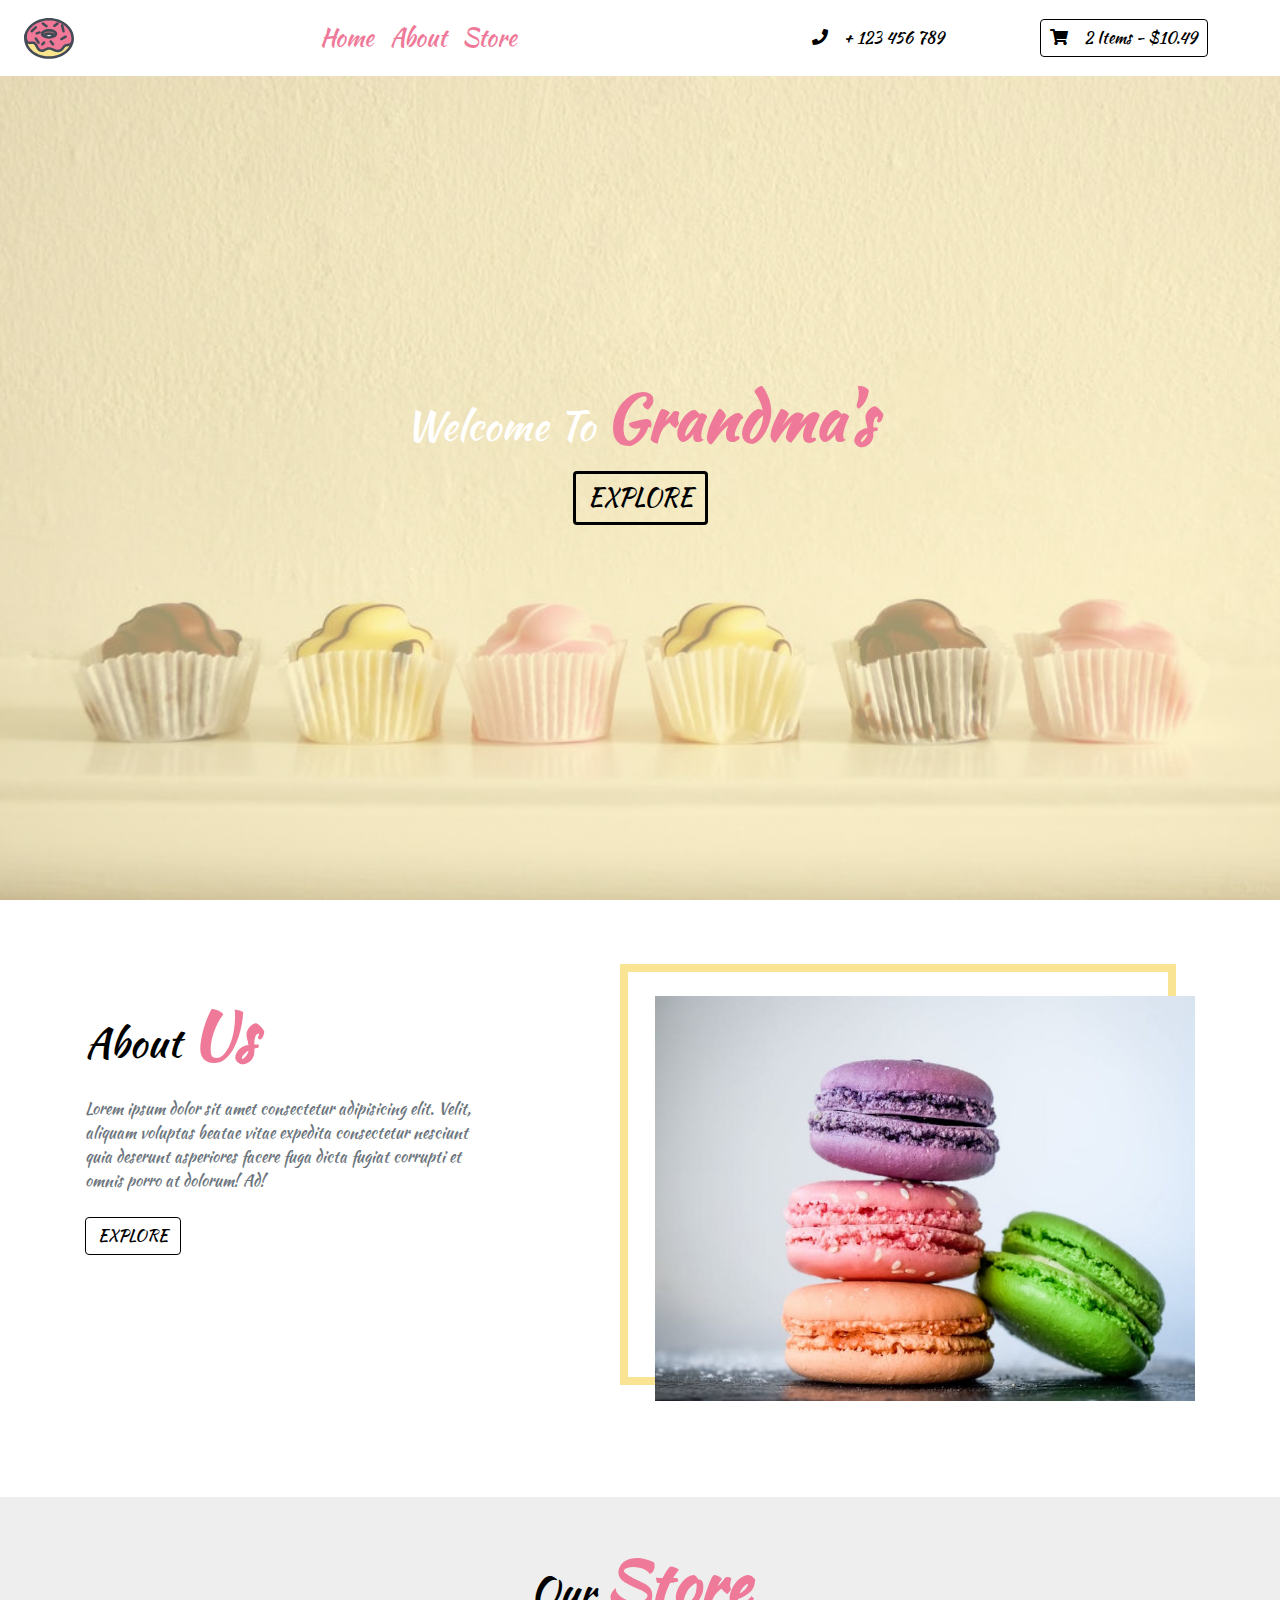
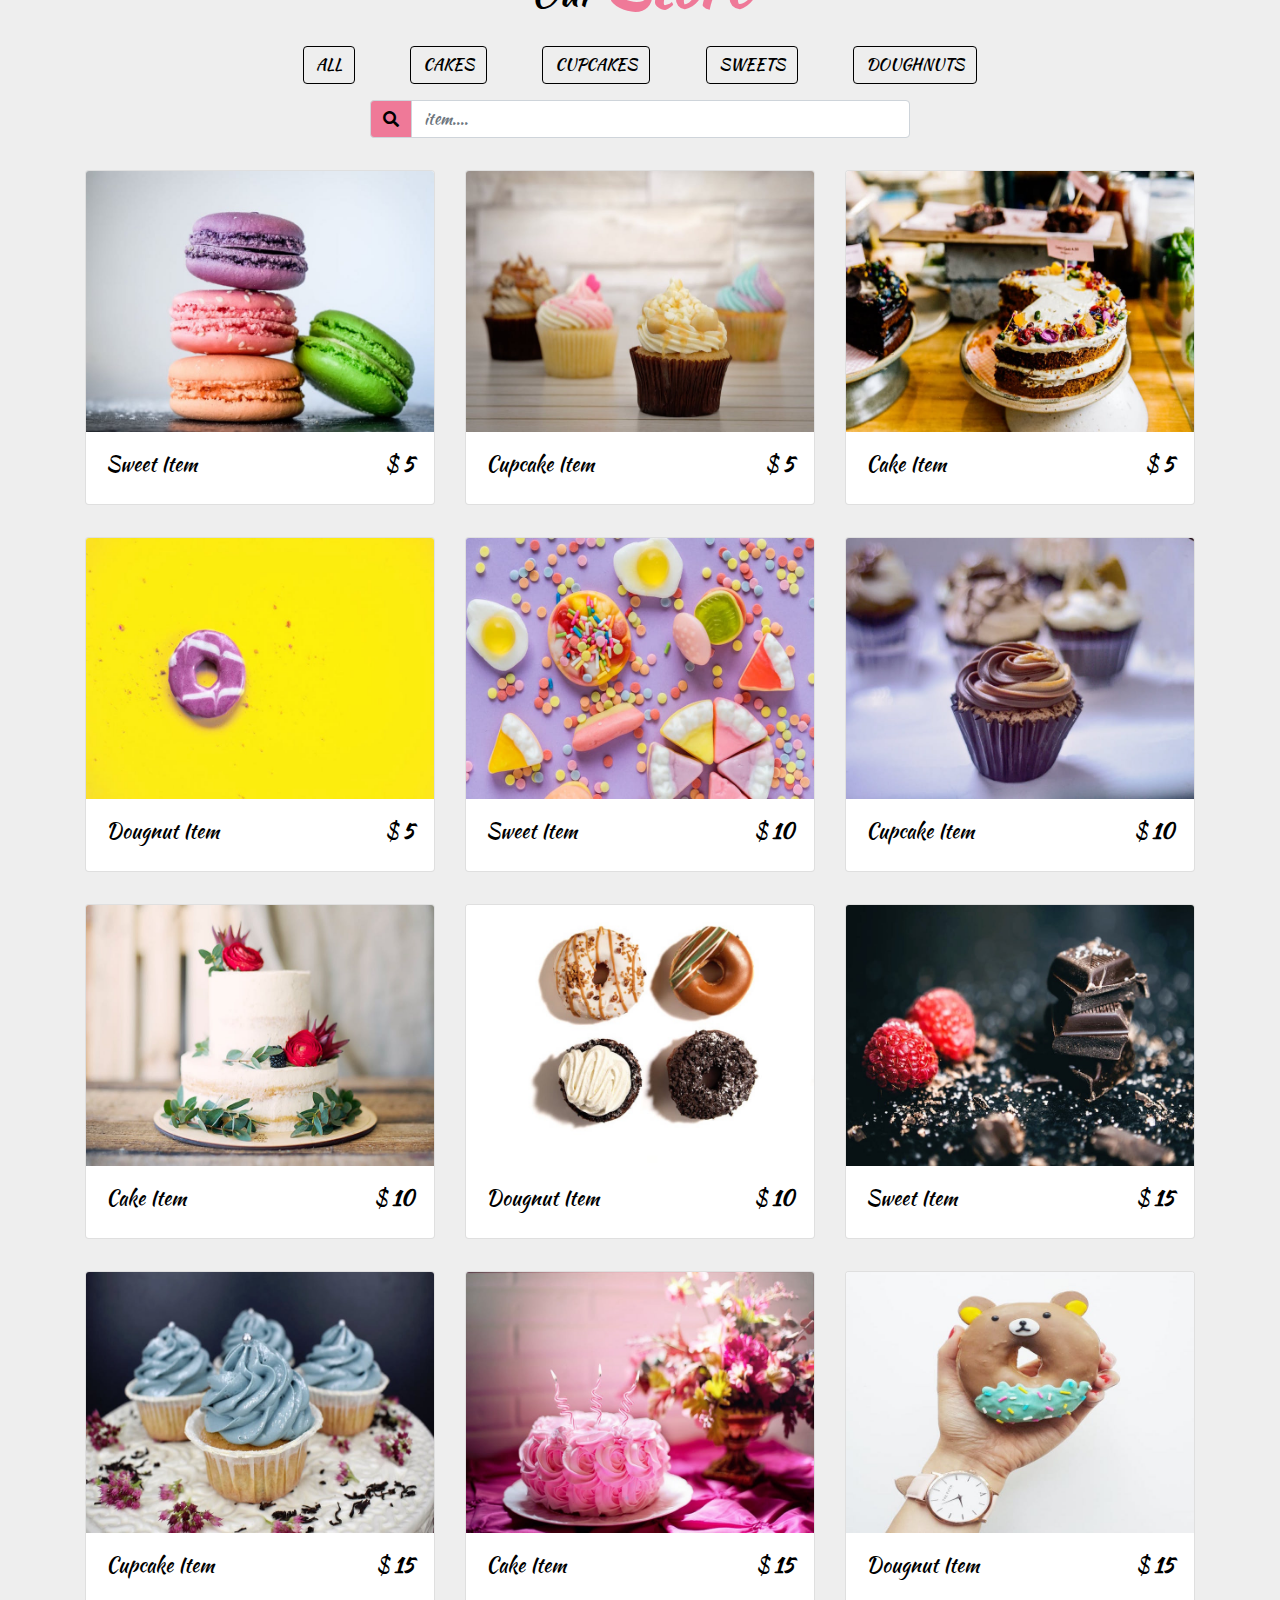
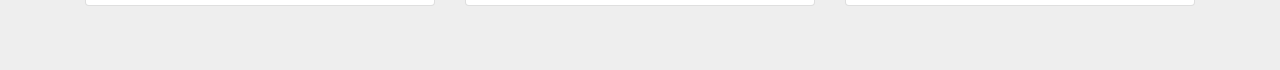
<file: Portfolio_Section_Examples/filter-project-main/index.html>
<!DOCTYPE html>
<html lang="en">

<head>
  <meta charset="UTF-8">
  <meta name="viewport" content="width=device-width, initial-scale=1.0">
  <meta http-equiv="X-UA-Compatible" content="ie=edge">
  <!-- bootstrap css -->
  <link rel="stylesheet" href="css/bootstrap.min.css">
  <!-- main css -->
  <link rel="stylesheet" href="css/style.css">

  <!-- font awesome -->
  <link rel="stylesheet" href="css/all.css">
  <title>Starter Template</title>
  <style>
  </style>
</head>

<body>
  <!-- header -->
  <header>
    <!-- navbar  -->
    <!-- 
https://www.iconfinder.com/icons/2427887/dessert_donut_doughnut_fat_sweets_icon
Creative Commons (Attribution 3.0 Unported);
https://www.iconfinder.com/korawan_m
     -->
    <nav class="navbar navbar-expand-lg px-4">
      <a class="navbar-brand" href="#"><img src="img/logo.svg" alt=""></a>
      <button class="navbar-toggler" type="button" data-toggle="collapse" data-target="#myNav">
        <span class="toggler-icon"><i class="fas fa-bars"></i></span>
      </button>
      <div class="collapse navbar-collapse" id="myNav">
        <ul class="navbar-nav mx-auto text-capitalize">
          <li class="nav-item active">
            <a class="nav-link" href="#">home</a>
          </li>
          <li class="nav-item">
            <a class="nav-link " href="#">about</a>
          </li>
          <li class="nav-item">
            <a class="nav-link" href="#">store</a>
          </li>
        </ul>
        <div class="nav-info-items d-none d-lg-flex ">
          <!-- single info -->
          <div class="nav-info align-items-center d-flex justify-content-between mx-lg-5">
            <span class="info-icon mx-lg-3"><i class="fas fa-phone"></i></span>
            <p class="mb-0">+ 123 456 789</p>
          </div>
          <!-- end of single info -->
          <!-- single info -->
          <div id="cart-info" class="nav-info align-items-center cart-info d-flex justify-content-between mx-lg-5">
            <span class="cart-info__icon mr-lg-3"><i class="fas fa-shopping-cart"></i></span>
            <p class="mb-0 text-capitalize"><span id="item-count">2 </span> items - $<span class="item-total">10.49</span></p>
          </div>
          <!-- end of single info -->
        </div>
      </div>
    </nav>
    <!-- end of nav -->
    <!-- banner  -->
    <div class="container-fluid">
      <div class="row max-height justify-content-center align-items-center">
        <div class="col-10 mx-auto banner text-center">
          <h1 class="text-capitalize">welcome to <strong class="banner-title ">grandma's</strong></h1>
          <a href="#store" class="btn banner-link text-uppercase my-2">explore</a>

        </div>
        <div id="cart" class="cart">
          <!-- cart item -->
          <div class="cart-item d-flex justify-content-between text-capitalize my-3">
            <img src="img/z-cake-2.jpeg" class="img-fluid rounded-circle" id="item-img" alt="">
            <div class="item-text">

              <p id="cart-item-title" class="font-weight-bold mb-0">cart item</p>
              <p id="cart-item-price" class="mb-0">10.99</p>
            </div>
            <a href="#" id='cart-item-remove' class="cart-item-remove">
              <i class="fas fa-trash"></i>
            </a>
          </div>
          <!--end of  cart item -->
          <!-- cart item -->
          <div class="cart-item d-flex justify-content-between text-capitalize my-3">
            <img src="img/z-sweets-3.jpeg" class="img-fluid rounded-circle" id="item-img" alt="">
            <div class="cart-item-text">

              <p id="cart-item-title" class="font-weight-bold mb-0">cart item</p>
              <p id="cart-item-price" class="mb-0">10.99</p>
            </div>
            <a href="#" id='cart-item-remove' class="cart-item-remove">
              <i class="fas fa-trash"></i>
            </a>
          </div>
          <!--end of  cart item -->
          <!-- cart total -->
          <div class="cart-total-container d-flex justify-content-around text-capitalize mt-5">
            <h5>total</h5>
            <h5> $ <strong id="cart-total" class="font-weight-bold">10.00</strong> </h5>
          </div>
          <!--end cart total -->
          <!-- cart buttons -->
          <div class="cart-buttons-container mt-3 d-flex justify-content-between">
            <a href="#" id="clear-cart" class="btn btn-outline-secondary btn-black text-uppercase">clear cart</a>
            <a href="#" class="btn btn-outline-secondary text-uppercase btn-pink">checkout</a>
          </div>
          <!--end of  cart buttons -->
          <!--  -->
        </div>
      </div>
    </div>




    <!--end of  banner  -->
  </header>
  <!-- header -->
  <!-- about us -->
  <section class="about py-5" id="about">
    <div class="container">

      <div class="row">
        <div class="col-10 mx-auto col-md-6 my-5">
          <h1 class="text-capitalize">about <strong class="banner-title ">us</strong></h1>
          <p class="my-4 text-muted w-75">Lorem ipsum dolor sit amet consectetur adipisicing elit. Velit, aliquam voluptas
            beatae vitae expedita consectetur nesciunt quia deserunt asperiores facere fuga dicta fugiat corrupti et omnis
            porro at dolorum! Ad!</p>
          <a href="#" class="btn btn-outline-secondary btn-black text-uppercase ">explore</a>

        </div>
        <div class="col-10 mx-auto col-md-6 align-self-center my-5">
          <div class="about-img__container">
            <img src="img/sweets-1.jpeg" class="img-fluid" alt="">
          </div>
        </div>
      </div>
    </div>
  </section>

  <!-- end of about us -->


  <!-- store -->
  <section id="store" class="store py-5">
    <div class="container">
      <!-- section title -->
      <div class="row">
        <div class="col-10 mx-auto col-sm-6 text-center">
          <h1 class="text-capitalize">our <strong class="banner-title ">store</strong></h1>
        </div>
      </div>
      <!-- end of section title -->
      <!--filter buttons -->
      <div class="row">
        <div class=" col-lg-8 mx-auto d-flex justify-content-around my-2 sortBtn flex-wrap">
          <a href="#" class="btn btn-outline-secondary btn-black text-uppercase filter-btn m-2" data-filter="all"> all</a>
          <a href="#" class="btn btn-outline-secondary btn-black text-uppercase filter-btn m-2" data-filter="cakes">cakes</a>
          <a href="#" class="btn btn-outline-secondary btn-black text-uppercase filter-btn m-2" data-filter="cupcakes">cupcakes</a>
          <a href="#" class="btn btn-outline-secondary btn-black text-uppercase filter-btn m-2" data-filter="sweets">sweets</a>
          <a href="#" class="btn btn-outline-secondary btn-black text-uppercase filter-btn m-2" data-filter="doughnuts">doughnuts</a>
        </div>
      </div>
      <!-- search box -->
      <div class="row">

        <div class="col-10 mx-auto col-md-6">
          <form>
            <div class="input-group mb-3">
              <div class="input-group-prepend ">
                <span class="input-group-text search-box" id="search-icon"><i class="fas fa-search"></i></span>
              </div>
              <input type="text" class="form-control" placeholder='item....' id="search-item">
            </div>

          </form>
        </div>
      </div>
      <!--end of filter buttons -->
      <!-- store  items-->
      <div class="row" id="store-items">
        <!-- single item -->
        <div class="col-10 col-sm-6 col-lg-4 mx-auto my-3 store-item sweets" data-item="sweets">
          <div class="card ">
            <div class="img-container">
              <img src="img/sweets-1.jpeg" class="card-img-top store-img" alt="">
              <span class="store-item-icon">
                <i class="fas fa-shopping-cart"></i>
              </span>
            </div>
            <div class="card-body">
              <div class="card-text d-flex justify-content-between text-capitalize">
                <h5 id="store-item-name">sweet item</h5>
                <h5 class="store-item-value">$ <strong id="store-item-price" class="font-weight-bold">5</strong></h5>

              </div>
            </div>


          </div>
          <!-- end of card-->
        </div>
        <!--end of single store item-->
        <!-- single item -->
        <div class="col-10 col-sm-6 col-lg-4 mx-auto my-3 store-item cupcakes" data-item="cupcakes">
          <div class="card ">
            <div class="img-container">
              <img src="img/cupcake-1.jpeg" class="card-img-top store-img" alt="">
              <span class="store-item-icon">
                <i class="fas fa-shopping-cart"></i>
              </span>
            </div>
            <div class="card-body">
              <div class="card-text d-flex justify-content-between text-capitalize">
                <h5 id="store-item-name">cupcake item</h5>
                <h5 class="store-item-value">$ <strong id="store-item-price" class="font-weight-bold">5</strong></h5>

              </div>
            </div>


          </div>
          <!-- end of card-->
        </div>
        <!--end of single store item-->
        <!-- single item -->
        <div class="col-10 col-sm-6 col-lg-4 mx-auto my-3 store-item cakes" data-item="cakes">
          <div class="card ">
            <div class="img-container">
              <img src="img/cake-1.jpeg" class="card-img-top store-img" alt="">
              <span class="store-item-icon">
                <i class="fas fa-shopping-cart"></i>
              </span>
            </div>
            <div class="card-body">
              <div class="card-text d-flex justify-content-between text-capitalize">
                <h5 id="store-item-name">cake item</h5>
                <h5 class="store-item-value">$ <strong id="store-item-price" class="font-weight-bold">5</strong></h5>

              </div>
            </div>


          </div>
          <!-- end of card-->
        </div>
        <!--end of single store item-->
        <!-- single item -->
        <div class="col-10 col-sm-6 col-lg-4 mx-auto my-3 store-item doughnuts" data-item="dougnuts">
          <div class="card ">
            <div class="img-container">
              <img src="img/doughnut-1.jpeg" class="card-img-top store-img" alt="">
              <span class="store-item-icon">
                <i class="fas fa-shopping-cart"></i>
              </span>
            </div>
            <div class="card-body">
              <div class="card-text d-flex justify-content-between text-capitalize">
                <h5 id="store-item-name">dougnut item</h5>
                <h5 class="store-item-value">$ <strong id="store-item-price" class="font-weight-bold">5</strong></h5>

              </div>
            </div>


          </div>
          <!-- end of card-->
        </div>
        <!--end of single store item-->
        <!-- single item -->
        <div class="col-10 col-sm-6 col-lg-4 mx-auto my-3 store-item sweets" data-item="sweets">
          <div class="card ">
            <div class="img-container">
              <img src="img/sweets-2.jpeg" class="card-img-top store-img" alt="">
              <span class="store-item-icon">
                <i class="fas fa-shopping-cart"></i>
              </span>
            </div>
            <div class="card-body">
              <div class="card-text d-flex justify-content-between text-capitalize">
                <h5 id="store-item-name">sweet item</h5>
                <h5 class="store-item-value">$ <strong id="store-item-price" class="font-weight-bold">10</strong></h5>

              </div>
            </div>


          </div>
          <!-- end of card-->
        </div>
        <!--end of single store item-->
        <!-- single item -->
        <div class="col-10 col-sm-6 col-lg-4 mx-auto my-3 store-item cupcakes" data-item="cupcakes">
          <div class="card ">
            <div class="img-container">
              <img src="img/cupcake-2.jpeg" class="card-img-top store-img" alt="">
              <span class="store-item-icon">
                <i class="fas fa-shopping-cart"></i>
              </span>
            </div>
            <div class="card-body">
              <div class="card-text d-flex justify-content-between text-capitalize">
                <h5 id="store-item-name">cupcake item</h5>
                <h5 class="store-item-value">$ <strong id="store-item-price" class="font-weight-bold">10</strong></h5>

              </div>
            </div>


          </div>
          <!-- end of card-->
        </div>
        <!--end of single store item-->
        <!-- single item -->
        <div class="col-10 col-sm-6 col-lg-4 mx-auto my-3 store-item cakes" data-item="cakes">
          <div class="card ">
            <div class="img-container">
              <img src="img/cake-2.jpeg" class="card-img-top store-img" alt="">
              <span class="store-item-icon">
                <i class="fas fa-shopping-cart"></i>
              </span>
            </div>
            <div class="card-body">
              <div class="card-text d-flex justify-content-between text-capitalize">
                <h5 id="store-item-name">cake item</h5>
                <h5 class="store-item-value">$ <strong id="store-item-price" class="font-weight-bold">10</strong></h5>

              </div>
            </div>


          </div>
          <!-- end of card-->
        </div>
        <!--end of single store item-->
        <!-- single item -->
        <div class="col-10 col-sm-6 col-lg-4 mx-auto my-3 store-item doughnuts" data-item="dougnuts">
          <div class="card ">
            <div class="img-container">
              <img src="img/doughnut-2.jpeg" class="card-img-top store-img" alt="">
              <span class="store-item-icon">
                <i class="fas fa-shopping-cart"></i>
              </span>
            </div>
            <div class="card-body">
              <div class="card-text d-flex justify-content-between text-capitalize">
                <h5 id="store-item-name">dougnut item</h5>
                <h5 class="store-item-value">$ <strong id="store-item-price" class="font-weight-bold">10</strong></h5>

              </div>
            </div>


          </div>
          <!-- end of card-->
        </div>
        <!--end of single store item-->
        <!-- single item -->
        <div class="col-10 col-sm-6 col-lg-4 mx-auto my-3 store-item sweets" data-item="sweets">
          <div class="card ">
            <div class="img-container">
              <img src="img/sweets-3.jpeg" class="card-img-top store-img" alt="">
              <span class="store-item-icon">
                <i class="fas fa-shopping-cart"></i>
              </span>
            </div>
            <div class="card-body">
              <div class="card-text d-flex justify-content-between text-capitalize">
                <h5 id="store-item-name">sweet item</h5>
                <h5 class="store-item-value">$ <strong id="store-item-price" class="font-weight-bold">15</strong></h5>

              </div>
            </div>


          </div>
          <!-- end of card-->
        </div>
        <!--end of single store item-->
        <!-- single item -->
        <div class="col-10 col-sm-6 col-lg-4 mx-auto my-3 store-item cupcakes" data-item="cupcakes">
          <div class="card ">
            <div class="img-container">
              <img src="img/cupcake-3.jpeg" class="card-img-top store-img" alt="">
              <span class="store-item-icon">
                <i class="fas fa-shopping-cart"></i>
              </span>
            </div>
            <div class="card-body">
              <div class="card-text d-flex justify-content-between text-capitalize">
                <h5 id="store-item-name">cupcake item</h5>
                <h5 class="store-item-value">$ <strong id="store-item-price" class="font-weight-bold">15</strong></h5>

              </div>
            </div>


          </div>
          <!-- end of card-->
        </div>
        <!--end of single store item-->
        <!-- single item -->
        <div class="col-10 col-sm-6 col-lg-4 mx-auto my-3 store-item cakes" data-item="cakes">
          <div class="card ">
            <div class="img-container">
              <img src="img/cake-3.jpeg" class="card-img-top store-img" alt="">
              <span class="store-item-icon">
                <i class="fas fa-shopping-cart"></i>
              </span>
            </div>
            <div class="card-body">
              <div class="card-text d-flex justify-content-between text-capitalize">
                <h5 id="store-item-name">cake item</h5>
                <h5 class="store-item-value">$ <strong id="store-item-price" class="font-weight-bold">15</strong></h5>

              </div>
            </div>


          </div>
          <!-- end of card-->
        </div>
        <!--end of single store item-->
        <!-- single item -->
        <div class="col-10 col-sm-6 col-lg-4 mx-auto my-3 store-item doughnuts" data-item="dougnuts">
          <div class="card ">
            <div class="img-container">
              <img src="img/doughnut-3.jpeg" class="card-img-top store-img" alt="">
              <span class="store-item-icon">
                <i class="fas fa-shopping-cart"></i>
              </span>
            </div>
            <div class="card-body">
              <div class="card-text d-flex justify-content-between text-capitalize">
                <h5 id="store-item-name">dougnut item</h5>
                <h5 class="store-item-value">$ <strong id="store-item-price" class="font-weight-bold">15</strong></h5>

              </div>
            </div>


          </div>
          <!-- end of card-->
        </div>
        <!--end of single store item-->

      </div>
  </section>
  <!--end of store items -->



  <!-- jquery -->
  <script src="js/jquery-3.3.1.min.js"></script>
  <!-- bootstrap js -->
  <script src="js/bootstrap.bundle.min.js"></script>
  <!-- script js -->
  <script src="js/app.js"></script>
</body>

</html>
</file>
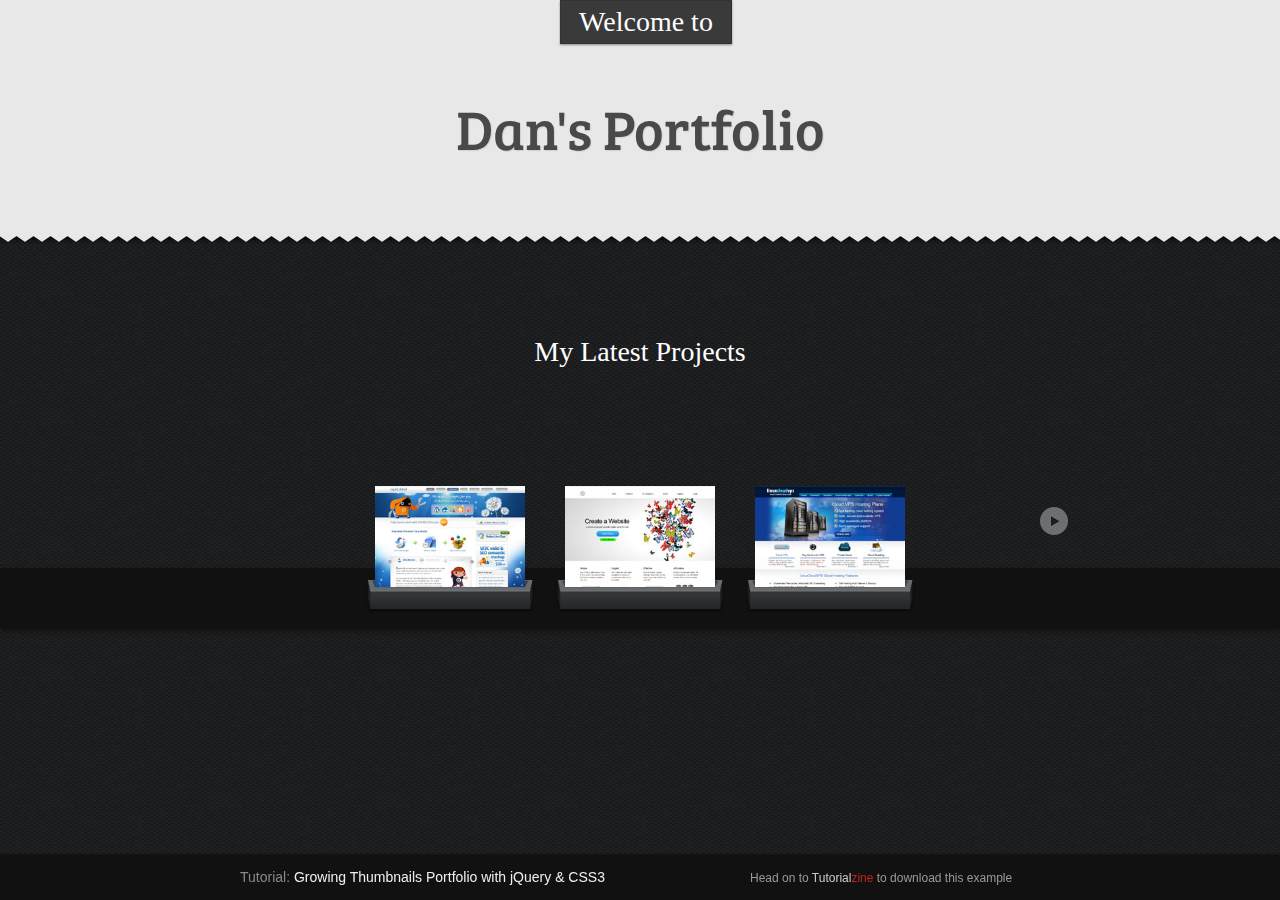
<file: Portfolio_Section_Examples/ZoonIn-thumbnails-PortfolioSection/index.html>
<!DOCTYPE html>
<html>
    <head>
        <meta charset="utf-8" />
        <title>Growing Thumbnails Portfolio with jQuery &amp; CSS3 | Tutorialzine Demo</title>
        
        <!-- The stylesheet -->
        <link rel="stylesheet" href="assets/css/styles.css" />
        
        <!-- Google Fonts -->
        <link rel="stylesheet" href="http://fonts.googleapis.com/css?family=Rochester|Bree+Serif" />
        
        <!--[if lt IE 9]>
          <script src="http://html5shiv.googlecode.com/svn/trunk/html5.js"></script>
        <![endif]-->
    </head>
    
    <body>

		<header>
			<h2>Welcome to</h2>
			<h1>Dan's Portfolio</h1>
		</header>
		
        <div id="main">
        	
        	<h3>My Latest Projects</h3>
        	
        	<a class="arrow prev">Prev</a>
        	<a class="arrow next">Next</a>
        	
        	<ul id="carousel">
        		<li><a href="http://mediatemple.net/webhosting/"><img src="assets/img/sites/s8.jpg" alt="Media Temple" /></a></li>
        		<li><a href="http://www.shutterstock.com/"><img src="assets/img/sites/s9.jpg" alt="Shutterstock" /></a></li>
        		<li><a href="http://www.pagelines.com/"><img src="assets/img/sites/s10.jpg" alt="Pagelines" /></a></li>
        		<li><a href="http://themefuse.com/"><img src="assets/img/sites/s11.jpg" alt="Themefuse" /></a></li>
        		<li class="visible"><a href="http://www.rapidxhtml.com/"><img src="assets/img/sites/s1.jpg" alt="RapidXHTML" /></a></li>
        		<li class="visible"><a href="http://imcreator.com/"><img src="assets/img/sites/s2.jpg" alt="IM Creator" /></a></li>
        		<li class="visible"><a href="http://www.emailonacid.com/"><img src="assets/img/sites/s3.jpg" alt="Email on Acid" /></a></li>
        		<li><a href="http://www.templatesold.com/"><img src="assets/img/sites/s4.jpg" alt="Template SOLD" /></a></li>
        		<li><a href="http://www.linuxcloudvps.com/"><img src="assets/img/sites/s5.jpg" alt="Linux Cloud VPS" /></a></li>
        		<li><a href="https://www.billgrid.com/index"><img src="assets/img/sites/s6.jpg" alt="Billgrid" /></a></li>
        		<li><a href="http://www.maxcdn.com/"><img src="assets/img/sites/s7.jpg" alt="MaxCDN" /></a></li>
        	</ul>
        	
        </div>
        
        <footer>
	        <h2><i>Tutorial:</i> Growing Thumbnails Portfolio with jQuery &amp; CSS3</h2>
            <a class="tzine" href="http://tutorialzine.com/2012/05/growing-thumbnails-portfolio-jquery-css3/">Head on to <i>Tutorial<b>zine</b></i> to download this example</a>
        </footer>
        
        <!-- JavaScript includes - jQuery and our own script.js -->
		<script src="http://code.jquery.com/jquery-1.7.2.min.js"></script>
		<script src="assets/js/script.js"></script>
        
    </body>
</html>
</file>
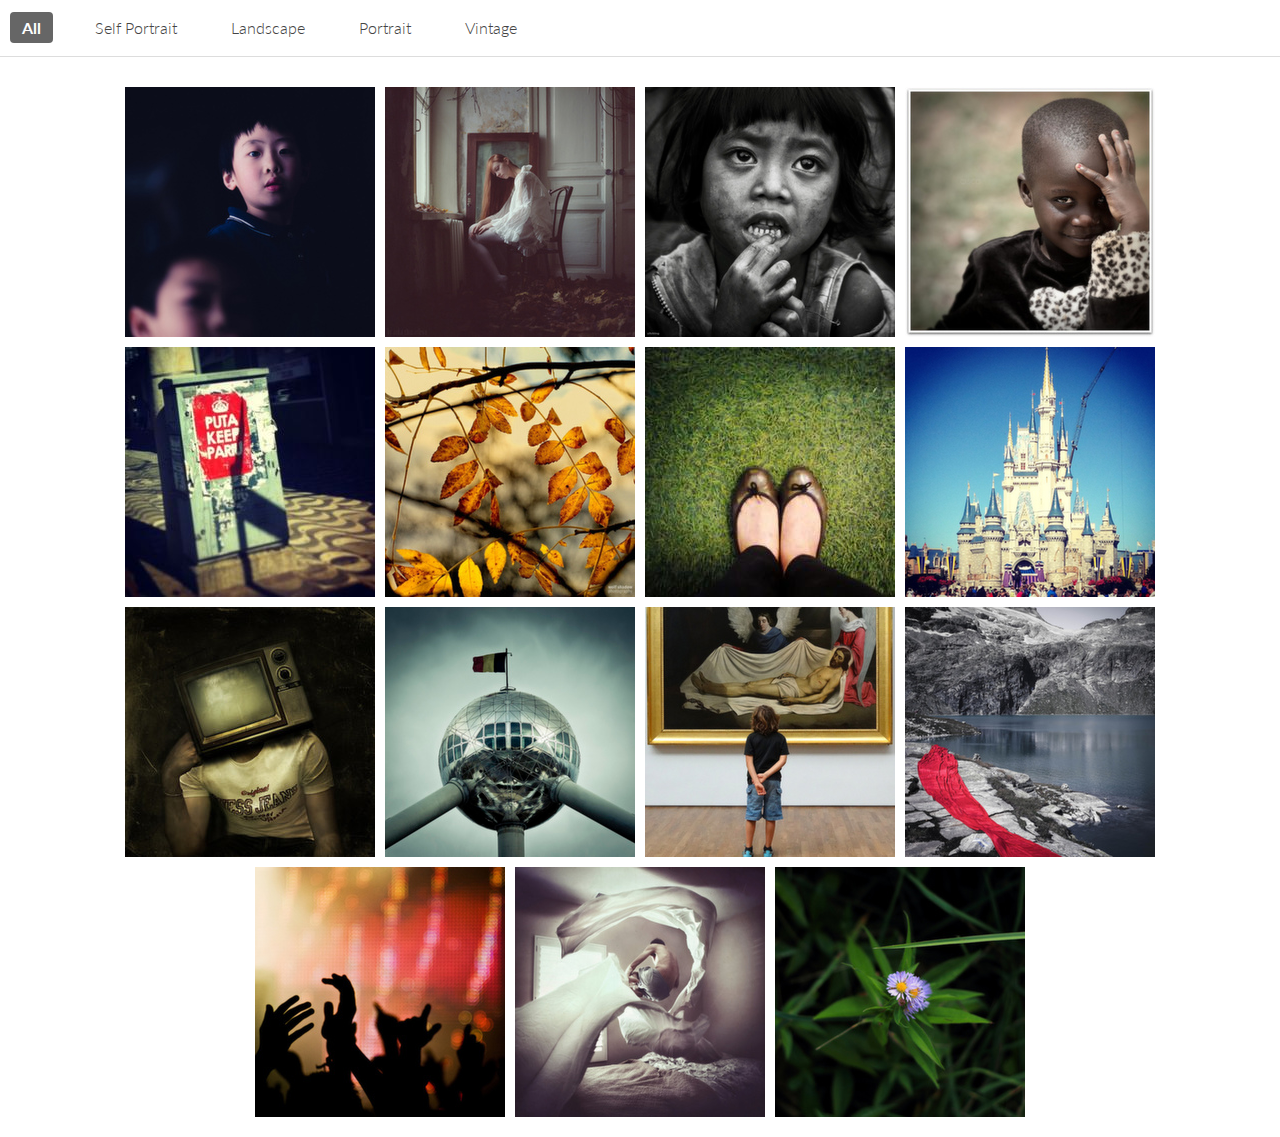
<file: Portfolio_Section_Examples/jquery-grid-portfolio-Section/jquery-elastic-grid-master/index.html>
<!DOCTYPE html>
<html lang="en">
<head>
	<meta charset="UTF-8" />
	<meta http-equiv="X-UA-Compatible" content="IE=edge,chrome=1">
	<meta name="viewport" content="width=device-width, initial-scale=1.0">
	<title>Elastic Grid | JQuery Responsive Porfolio</title>
	<meta name="description" content="Elastic Grid | JQuery Responsive Porfolio" />
	<meta name="keywords" content="responsive grid, responsive gallery, porfolio, thumbnails, grid, preview, google image search, jquery, image grid, expanding, preview, portfolio" />
	<meta name="author" content="Vu Khanh Truong | porfolio.bonchen.net" />
	<link rel="shortcut icon" href="../favicon.ico">
    <link rel="stylesheet" type="text/css" href="css/demo.css" />
	<link rel="stylesheet" type="text/css" href="css/elastic_grid.min.css" />
</head>
<body style="background:#fff;">
<div id="elastic_grid_demo"></div>

<script src="https://ajax.googleapis.com/ajax/libs/jquery/1.9.1/jquery.min.js"></script>
<script src="js/modernizr.custom.js"></script>
<script src="js/classie.js"></script>
<!--- uncompress-->

<script type="text/javascript" src="js/jquery.elastislide.js"></script>
<script type="text/javascript" src="js/jquery.hoverdir.js"></script>
<script type="text/javascript" src="js/elastic_grid.js"></script>

<!-- compress version
<script type="text/javascript" src="js/elastic_grid.min.js"></script>
-->
<script type="text/javascript">
    $(function(){
        $("#elastic_grid_demo").elastic_grid({
            'showAllText' : 'All',
            'filterEffect': 'popup', // moveup, scaleup, fallperspective, fly, flip, helix , popup
            'hoverDirection': true,
            'hoverDelay': 0,
            'hoverInverse': false,
            'expandingSpeed': 500,
            'expandingHeight': 500,
            'items' :
            [
                {
                    'title'         : 'Azuki bean',
                    'description'   : 'Swiss chard pumpkin bunya nuts maize plantain aubergine napa cabbage soko coriander sweet pepper water spinach winter purslane shallot tigernut lentil beetroot.Swiss chard pumpkin bunya nuts maize plantain aubergine napa cabbage.',
                    'thumbnail'     : ['images/small/1.jpg', 'images/small/2.jpg', 'images/small/3.jpg', 'images/small/10.jpg', 'images/small/11.jpg'],
                    'large'         : ['https://youtu.be/-6Xl9tBWt54', 'images/large/2.jpg', 'images/large/3.jpg', 'images/large/10.jpg', 'images/large/11.jpg'],
                    'img_title'     : ['jquery elastic grid 1 ', 'jquery elastic grid 2', 'jquery elastic grid 3', 'jquery elastic grid 4', 'jquery elastic grid 5'],
                    'button_list'   :
                    [
                        { 'title':'Demo', 'url' : 'http://porfolio.bonchen.net/', 'new_window' : true },
                        { 'title':'Download', 'url':'http://porfolio.bonchen.net/', 'new_window' : false}
                    ],
                    'tags'          : ['Self Portrait']
                },
                {
                    'title'         : 'Swiss chard pumpkin',
                    'description'   : 'Swiss chard pumpkin bunya nuts maize plantain aubergine napa cabbage soko coriander sweet pepper water spinach winter purslane shallot tigernut lentil beetroot.Swiss chard pumpkin bunya nuts maize plantain aubergine napa cabbage.',
                    'thumbnail'     : ['images/small/4.jpg', 'images/small/5.jpg', 'images/small/6.jpg', 'images/small/7.jpg'],
                    'large'         : ['images/large/4.jpg', 'images/large/5.jpg', 'images/large/6.jpg', 'images/large/7.jpg'],
                    'img_title'     : ['jquery elastic grid 6 ', 'jquery elastic grid 7 ', 'jquery elastic grid 8', 'jquery elastic grid 9', 'jquery elastic grid 9'],
                    'button_list'   :
                    [
                        { 'title':'Demo', 'url' : 'http://porfolio.bonchen.net/', 'new_window' : true },
                        { 'title':'Download', 'url':'http://porfolio.bonchen.net/', 'new_window' : true}
                    ],
                    'tags'          : ['Landscape']
                },
                {
                    'title'         : 'Spinach winter purslane',
                    'description'   : 'Swiss chard pumpkin bunya nuts maize plantain aubergine napa cabbage soko coriander sweet pepper water spinach winter purslane shallot tigernut lentil beetroot.Swiss chard pumpkin bunya nuts maize plantain aubergine napa cabbage.',
                    'thumbnail'     : ['images/small/15.jpg','images/small/8.jpg', 'images/small/9.jpg', 'images/small/10.jpg'],
                    'large'         : ['images/large/15.jpg','images/large/8.jpg', 'images/large/9.jpg', 'images/large/10.jpg'],
                    'img_title'     : ['jquery elastic grid', 'jquery elastic grid', 'jquery elastic grid', 'jquery elastic grid', 'jquery elastic grid'],
                    'button_list'   :
                    [
                        { 'title':'Demo', 'url' : 'http://porfolio.bonchen.net/', 'new_window' : true },
                        { 'title':'Download', 'url':'http://porfolio.bonchen.net/', 'new_window' : true}
                    ],
                    'tags'          : ['Self Portrait', 'Landscape']
                },
                {
                    'title'         : 'Aubergine napa cabbage',
                    'description'   : 'Swiss chard pumpkin bunya nuts maize plantain aubergine napa cabbage soko coriander sweet pepper water spinach winter purslane shallot tigernut lentil beetroot.Swiss chard pumpkin bunya nuts maize plantain aubergine napa cabbage.',
                    'thumbnail'     : ['images/small/12.jpg', 'images/small/13.jpg', 'images/small/14.jpg', 'images/small/15.jpg', 'images/small/16.jpg'],
                    'large'         : ['images/large/12.jpg', 'images/large/13.jpg', 'images/large/14.jpg', 'images/large/15.jpg', 'images/large/16.jpg'],
                    'img_title'     : ['jquery elastic grid', 'jquery elastic grid', 'jquery elastic grid', 'jquery elastic grid', 'jquery elastic grid'],
                    'button_list'   :
                    [
                        { 'title':'Demo', 'url' : 'http://porfolio.bonchen.net/', 'new_window' : true },
                        { 'title':'Download', 'url':'http://porfolio.bonchen.net/', 'new_window' : true}
                    ],
                    'tags'          : ['Portrait']
                },
                {
                    'title'         : 'Swiss chard pumpkin',
                    'description'   : 'Swiss chard pumpkin bunya nuts maize plantain aubergine napa cabbage soko coriander sweet pepper water spinach winter purslane shallot tigernut lentil beetroot.Swiss chard pumpkin bunya nuts maize plantain aubergine napa cabbage.',
                    'thumbnail'     : ['images/small/17.jpg', 'images/small/18.jpg', 'images/small/19.jpg', 'images/small/20.jpg'],
                    'large'         : ['images/large/17.jpg', 'images/large/18.jpg', 'images/large/19.jpg', 'images/large/20.jpg'],
                    'img_title'     : ['jquery elastic grid', 'jquery elastic grid', 'jquery elastic grid', 'jquery elastic grid', 'jquery elastic grid'],
                    'button_list'   :
                    [
                        { 'title':'Demo', 'url' : 'http://porfolio.bonchen.net/', 'new_window' : true },
                        { 'title':'Download', 'url':'http://porfolio.bonchen.net/', 'new_window' : true}
                    ],
                    'tags'          : ['Landscape']
                },
                {
                    'title'         : 'Spinach winter purslane',
                    'description'   : 'Swiss chard pumpkin bunya nuts maize plantain aubergine napa cabbage soko coriander sweet pepper water spinach winter purslane shallot tigernut lentil beetroot.Swiss chard pumpkin bunya nuts maize plantain aubergine napa cabbage.',
                    'thumbnail'     : ['images/small/13.jpg','images/small/15.jpg', 'images/small/11.jpg', 'images/small/10.jpg'],
                    'large'         : ['images/large/13.jpg','images/large/15.jpg', 'images/large/11.jpg', 'images/large/10.jpg'],
                    'img_title'     : ['jquery elastic grid', 'jquery elastic grid', 'jquery elastic grid', 'jquery elastic grid', 'jquery elastic grid'],
                    'button_list'   :
                    [
                        { 'title':'Demo', 'url' : 'http://porfolio.bonchen.net/', 'new_window' : true },
                        { 'title':'Download', 'url':'http://porfolio.bonchen.net/', 'new_window' : true}
                    ],
                    'tags'          : ['Vintage']
                },
                {
                    'title'         : 'Spinach winter purslane',
                    'description'   : 'Swiss chard pumpkin bunya nuts maize plantain aubergine napa cabbage soko coriander sweet pepper water spinach winter purslane shallot tigernut lentil beetroot.Swiss chard pumpkin bunya nuts maize plantain aubergine napa cabbage.',
                    'thumbnail'     : ['images/small/7.jpg','images/small/8.jpg', 'images/small/9.jpg', 'images/small/10.jpg'],
                    'large'         : ['images/large/7.jpg','images/large/8.jpg', 'images/large/9.jpg', 'images/large/10.jpg'],
                    'img_title'     : ['jquery elastic grid', 'jquery elastic grid', 'jquery elastic grid', 'jquery elastic grid', 'jquery elastic grid'],
                    'button_list'   :
                    [
                        { 'title':'Demo', 'url' : 'http://porfolio.bonchen.net/', 'new_window' : true },
                        { 'title':'Download', 'url':'http://porfolio.bonchen.net/', 'new_window' : true}
                    ],
                    'tags'          : ['Portrait']
                },
                {
                    'title'         : 'Azuki bean',
                    'description'   : 'Swiss chard pumpkin bunya nuts maize plantain aubergine napa cabbage soko coriander sweet pepper water spinach winter purslane shallot tigernut lentil beetroot.Swiss chard pumpkin bunya nuts maize plantain aubergine napa cabbage.',
                    'thumbnail'     : ['images/small/16.jpg', 'images/small/13.jpg', 'images/small/14.jpg', 'images/small/15.jpg', 'images/small/16.jpg'],
                    'large'         : ['images/large/16.jpg', 'images/large/13.jpg', 'images/large/14.jpg', 'images/large/15.jpg', 'images/large/16.jpg'],
                    'img_title'     : ['jquery elastic grid', 'jquery elastic grid', 'jquery elastic grid', 'jquery elastic grid', 'jquery elastic grid'],
                    'button_list'   :
                    [
                        { 'title':'Demo', 'url' : 'http://porfolio.bonchen.net/', 'new_window' : true },
                        { 'title':'Download', 'url':'http://porfolio.bonchen.net/', 'new_window' : true}
                    ],
                    'tags'          : ['Vintage']
                },
                {
                    'title'         : 'Swiss chard pumpkin',
                    'description'   : 'Swiss chard pumpkin bunya nuts maize plantain aubergine napa cabbage soko coriander sweet pepper water spinach winter purslane shallot tigernut lentil beetroot.Swiss chard pumpkin bunya nuts maize plantain aubergine napa cabbage.',
                    'thumbnail'     : ['images/small/18.jpg', 'images/small/18.jpg', 'images/small/19.jpg', 'images/small/20.jpg'],
                    'large'         : ['images/large/18.jpg', 'images/large/18.jpg', 'images/large/19.jpg', 'images/large/20.jpg'],
                    'img_title'     : ['jquery elastic grid', 'jquery elastic grid', 'jquery elastic grid', 'jquery elastic grid', 'jquery elastic grid'],
                    'button_list'   :
                    [
                        { 'title':'Demo', 'url' : 'http://porfolio.bonchen.net/', 'new_window' : true },
                        { 'title':'Download', 'url':'http://porfolio.bonchen.net/', 'new_window' : true}
                    ],
                    'tags'          : ['Landscape']
                },
                {
                    'title'         : 'Winter purslane',
                    'description'   : 'Swiss chard pumpkin bunya nuts maize plantain aubergine napa cabbage soko coriander sweet pepper water spinach winter purslane shallot tigernut lentil beetroot.Swiss chard pumpkin bunya nuts maize plantain aubergine napa cabbage.',
                    'thumbnail'     : ['images/small/11.jpg','images/small/15.jpg', 'images/small/11.jpg', 'images/small/10.jpg'],
                    'large'         : ['images/large/11.jpg','images/large/15.jpg', 'images/large/11.jpg', 'images/large/10.jpg'],
                    'img_title'     : ['jquery elastic grid', 'jquery elastic grid', 'jquery elastic grid', 'jquery elastic grid', 'jquery elastic grid'],
                    'button_list'   :
                    [
                        { 'title':'Demo', 'url' : 'http://porfolio.bonchen.net/', 'new_window' : true },
                        { 'title':'Download', 'url':'http://porfolio.bonchen.net/', 'new_window' : true}
                    ],
                    'tags'          : ['Portrait']
                },
                {
                    'title'         : 'Spinach winter purslane',
                    'description'   : 'Swiss chard pumpkin bunya nuts maize plantain aubergine napa cabbage soko coriander sweet pepper water spinach winter purslane shallot tigernut lentil beetroot.Swiss chard pumpkin bunya nuts maize plantain aubergine napa cabbage.',
                    'thumbnail'     : ['images/small/3.jpg','images/small/15.jpg', 'images/small/11.jpg', 'images/small/10.jpg'],
                    'large'         : ['images/large/3.jpg','images/large/15.jpg', 'images/large/11.jpg', 'images/large/10.jpg'],
                    'img_title'     : ['jquery elastic grid', 'jquery elastic grid', 'jquery elastic grid', 'jquery elastic grid', 'jquery elastic grid'],
                    'button_list'   :
                    [
                        { 'title':'Demo', 'url' : 'http://porfolio.bonchen.net/', 'new_window' : true },
                        { 'title':'Download', 'url':'http://porfolio.bonchen.net/', 'new_window' : true}
                    ],
                    'tags'          : ['Vintage']
                },
                {
                    'title'         : 'Spinach winter purslane',
                    'description'   : 'Swiss chard pumpkin bunya nuts maize plantain aubergine napa cabbage soko coriander sweet pepper water spinach winter purslane shallot tigernut lentil beetroot.Swiss chard pumpkin bunya nuts maize plantain aubergine napa cabbage.',
                    'thumbnail'     : ['images/small/5.jpg','images/small/8.jpg', 'images/small/9.jpg', 'images/small/10.jpg'],
                    'large'         : ['images/large/5.jpg','images/large/8.jpg', 'images/large/9.jpg', 'images/large/10.jpg'],
                    'img_title'     : ['jquery elastic grid', 'jquery elastic grid', 'jquery elastic grid', 'jquery elastic grid', 'jquery elastic grid'],
                    'button_list'   :
                    [
                        { 'title':'Demo', 'url' : 'http://porfolio.bonchen.net/', 'new_window' : true },
                        { 'title':'Download', 'url':'http://porfolio.bonchen.net/', 'new_window' : true}
                    ],
                    'tags'          : ['Portrait', 'Landscape']
                },
                {
                    'title'         : 'Azuki bean',
                    'description'   : 'Swiss chard pumpkin bunya nuts maize plantain aubergine napa cabbage soko coriander sweet pepper water spinach winter purslane shallot tigernut lentil beetroot.Swiss chard pumpkin bunya nuts maize plantain aubergine napa cabbage.',
                    'thumbnail'     : ['images/small/6.jpg', 'images/small/13.jpg', 'images/small/14.jpg', 'images/small/15.jpg', 'images/small/16.jpg'],
                    'large'         : ['images/large/6.jpg', 'images/large/13.jpg', 'images/large/14.jpg', 'images/large/15.jpg', 'images/large/16.jpg'],
                    'img_title'     : ['jquery elastic grid', 'jquery elastic grid', 'jquery elastic grid', 'jquery elastic grid', 'jquery elastic grid'],
                    'button_list'   :
                    [
                        { 'title':'Demo', 'url' : 'http://porfolio.bonchen.net/', 'new_window' : true },
                        { 'title':'Download', 'url':'http://porfolio.bonchen.net/', 'new_window' : true}
                    ],
                    'tags'          : ['Vintage']
                },
                {
                    'title'         : 'Swiss chard pumpkin',
                    'description'   : 'Swiss chard pumpkin bunya nuts maize plantain aubergine napa cabbage soko coriander sweet pepper water spinach winter purslane shallot tigernut lentil beetroot.Swiss chard pumpkin bunya nuts maize plantain aubergine napa cabbage.',
                    'thumbnail'     : ['images/small/8.jpg', 'images/small/18.jpg', 'images/small/19.jpg', 'images/small/20.jpg'],
                    'large'         : ['images/large/8.jpg', 'images/large/18.jpg', 'images/large/19.jpg', 'images/large/20.jpg'],
                    'img_title'     : ['jquery elastic grid', 'jquery elastic grid', 'jquery elastic grid', 'jquery elastic grid', 'jquery elastic grid'],
                    'button_list'   :
                    [
                        { 'title':'Demo', 'url' : 'http://porfolio.bonchen.net/', 'new_window' : true },
                        { 'title':'Download', 'url':'http://porfolio.bonchen.net/', 'new_window' : true}
                    ],
                    'tags'          : ['Landscape']
                },
                {
                    'title'         : 'Spinach winter purslane',
                    'description'   : 'Swiss chard pumpkin bunya nuts maize plantain aubergine napa cabbage soko coriander sweet pepper water spinach winter purslane shallot tigernut lentil beetroot.Swiss chard pumpkin bunya nuts maize plantain aubergine napa cabbage.',
                    'thumbnail'     : ['images/small/9.jpg','images/small/15.jpg', 'images/small/11.jpg', 'images/small/10.jpg'],
                    'large'         : ['images/large/9.jpg','images/large/15.jpg', 'images/large/11.jpg', 'images/large/10.jpg'],
                    'img_title'     : ['jquery elastic grid', 'jquery elastic grid', 'jquery elastic grid', 'jquery elastic grid', 'jquery elastic grid'],
                    'button_list'   :
                    [
                        { 'title':'Demo', 'url' : 'http://porfolio.bonchen.net/', 'new_window' : true },
                        { 'title':'Download', 'url':'http://porfolio.bonchen.net/', 'new_window' : true}
                    ],
                    'tags'          : ['Vintage', 'Landscape']
                }

            ]
        });
    });
</script>
</body>
</html>
</file>
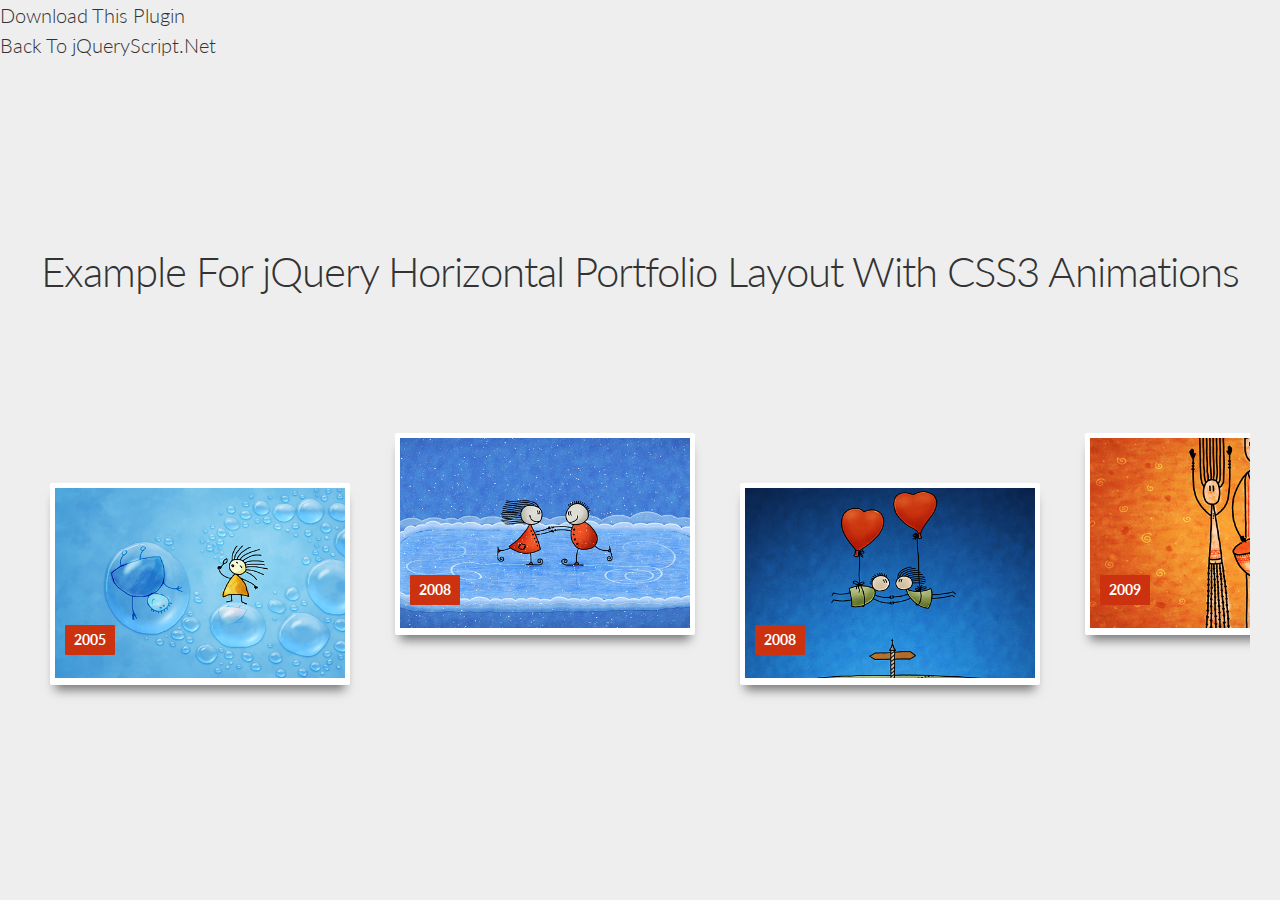
<file: Portfolio_Section_Examples/Portfolio-SectionWith-CSS3Animations/jQuery-Horizontal-Portfolio-Layout-With-CSS3-Animations/index.html>
<!DOCTYPE html>
<html>
<head>
<meta http-equiv="Content-Type" content="text/html; charset=UTF-8"/>
<meta http-equiv="X-UA-Compatible" content="IE=edge,chrome=1" />
<title>Example For jQuery Horizontal Portfolio Layout With CSS3 Animations</title>
<link rel="stylesheet" href="css/styles.css" />
<link href="http://www.jqueryscript.net/css/jquerysctipttop.css" rel="stylesheet" type="text/css">
</head>

<body>
<div id="jquery-script-menu">
<div class="jquery-script-center">
<ul>
<li><a href="http://www.jqueryscript.net/layout/jQuery-Horizontal-Portfolio-Layout-With-CSS3-Animations.html">Download This Plugin</a></li>
<li><a href="http://www.jqueryscript.net/">Back To jQueryScript.Net</a></li>
</ul>
<div class="jquery-script-ads"><script type="text/javascript"><!--
google_ad_client = "ca-pub-2783044520727903";
/* jQuery_demo */
google_ad_slot = "2780937993";
google_ad_width = 728;
google_ad_height = 90;
//-->
</script>
<script type="text/javascript"
src="http://pagead2.googlesyndication.com/pagead/show_ads.js">
</script></div>
<div class="jquery-script-clear"></div>
</div>
</div>
<div class="demo-wrapper">
<h1 style="margin-top:150px;">Example For jQuery Horizontal Portfolio Layout With CSS3 Animations</h1>
<ul class="portfolio-items">
<li class="item">
<figure>
<div class="view"> <img src="images/1.jpg" /> </div>
<figcaption>
<p><span><a href="http://www.vladstudio.com/wallpaper/?thetwoandthebubbles">The Two and The Bubbles</a></span></p>
<p><span>By Vlad Gerasimov</span></p>
</figcaption>
</figure>
<div class="date">2005</div>
</li>
<li class="item">
<figure>
<div class="view"> <img src="images/2.jpg" /> </div>
<figcaption>
<p><span><a href="http://www.vladstudio.com/wallpaper/?christmas_ice_skating">Christmas Ice Skating</a></span></p>
<p><span>By Vlad Gerasimov</span></p>
</figcaption>
</figure>
<div class="date">2008</div>
</li>
<li class="item">
<figure>
<div class="view"> <img src="images/3.jpg" /> </div>
<figcaption>
<p><span><a href="http://www.vladstudio.com/wallpaper/?love_knows_no_boundaries">Love Knows No Boundaries</a></span></p>
<p><span>By Vlad Gerasimov</span></p>
</figcaption>
</figure>
<div class="date">2008</div>
</li>
<li class="item">
<figure>
<div class="view"> <img src="images/7.jpg" /> </div>
<figcaption>
<p><span><a href="http://www.vladstudio.com/wallpaper/?sandal">Sandal</a></span></p>
<p><span>By Vlad Gerasimov </span></p>
</figcaption>
</figure>
<div class="date">2009</div>
</li>
<li class="item">
<figure>
<div class="view"> <img src="images/13.jpg" /> </div>
<figcaption>
<p><span><a href="http://www.vladstudio.com/wallpaper/?skiing">Skiing</a></span></p>
<p><span>By Vlad Gerasimov</span></p>
</figcaption>
</figure>
<div class="date">2004</div>
</li>
<li class="item">
<figure>
<div class="view"> <img src="images/33.jpg" /> </div>
<figcaption>
<p><span><a href="http://www.vladstudio.com/wallpaper/?knight_lady">The Knight and The Lady</a></span></p>
<p><span>By Vlad Gerasimov</span></p>
</figcaption>
</figure>
<div class="date">2009</div>
</li>
<li class="item">
<figure>
<div class="view"> <img src="images/11.jpg" /> </div>
<figcaption>
<p><span><a href="http://www.vladstudio.com/wallpaper/?friends_c2">Friends</a></span></p>
<p><span>By Vlad Gerasimov</span></p>
</figcaption>
</figure>
<div class="date">2008</div>
</li>
<li class="item">
<figure>
<div class="view"> <img src="images/10.jpg" /> </div>
<figcaption>
<p><span><a href="http://www.vladstudio.com/wallpaper/?coiffure">Coiffure</a></span></p>
<p><span>By Vlad Gerasimov</span></p>
</figcaption>
</figure>
<div class="date">2004</div>
</li>
<li class="item">
<figure>
<div class="view"> <img src="images/12.jpg" /> </div>
<figcaption>
<p><span><a href="http://www.vladstudio.com/wallpaper/?pc_mac">Get a Mac</a></span></p>
<p><span>By Vlad Gerasimov</span></p>
</figcaption>
</figure>
<div class="date">2007</div>
</li>
<li class="item">
<figure>
<div class="view"> <img src="images/15.jpg" /> </div>
<figcaption>
<p><span><a href="http://www.vladstudio.com/wallpaper/?connection">Connection</a></span></p>
<p><span>By Vlad Gerasimov </span></p>
</figcaption>
</figure>
<div class="date">2006</div>
</li>
<li class="item">
<figure>
<div class="view"> <img src="images/16.jpg" /> </div>
<figcaption>
<p><span><a href="http://www.vladstudio.com/wallpaper/?alice_dragon_tree">Alice, Her Dragon, and The Christmas Tree</a></span></p>
<p><span>By Vlad Gerasimov </span></p>
</figcaption>
</figure>
<div class="date">2011</div>
</li>
<li class="item">
<figure>
<div class="view"> <img src="images/18.jpg" /> </div>
<figcaption>
<p><span><a href="http://www.vladstudio.com/wallpaper/?inseparable">Inseparable</a></span></p>
<p><span>By Vlad Gerasimov </span></p>
</figcaption>
</figure>
<div class="date">2009</div>
</li>
<li class="item">
<figure>
<div class="view"> <img src="images/5.jpg" /> </div>
<figcaption>
<p><span><a href="http://www.vladstudio.com/wallpaper/?pregnant">Pregnant</a></span></p>
<p><span>By Vlad Gerasimov </span></p>
</figcaption>
</figure>
<div class="date">2006</div>
</li>
<li class="item">
<figure>
<div class="view"> <img src="images/6.jpg" /> </div>
<figcaption>
<p><span><a href="http://www.vladstudio.com/wallpaper/?xmas_tree">Christmas Tree</a></span></p>
<p><span>By Vlad Gerasimov </span></p>
</figcaption>
</figure>
<div class="date">2009</div>
</li>
<li class="item">
<figure>
<div class="view"> <img src="images/8.jpg" /> </div>
<figcaption>
<p><span><a href="http://www.vladstudio.com/wallpaper/?thetwoandthemouse">The Two and The Mouse</a></span></p>
<p><span>By Vlad Gerasimov </span></p>
</figcaption>
</figure>
<div class="date">2005</div>
</li>
<li class="item">
<figure>
<div class="view"> <img src="images/9.jpg" /> </div>
<figcaption>
<p><span><a href="http://www.vladstudio.com/wallpaper/?punctuation">Punctuation</a></span></p>
<p><span>By Vlad Gerasimov </span></p>
</figcaption>
</figure>
<div class="date">2006</div>
</li>
<li class="item">
<figure>
<div class="view"> <img src="images/4.jpg" /> </div>
<figcaption>
<p><span><a href="http://www.vladstudio.com/wallpaper/?internet_cafe">Internet Cafe</a></span></p>
<p><span>By Vlad Gerasimov </span></p>
</figcaption>
</figure>
<div class="date">2012</div>
</li>
<li class="item">
<figure>
<div class="view"> <img src="images/21.jpg" /> </div>
<figcaption>
<p><span><a href="http://www.vladstudio.com/wallpaper/?raring_ringtail_blue">Raring Ringtail</a></span></p>
<p><span>By Vlad Gerasimov </span></p>
</figcaption>
</figure>
<div class="date">2013</div>
</li>
</ul>
</div>

<script src="http://ajax.googleapis.com/ajax/libs/jquery/1.9.1/jquery.min.js"></script>
<script src="js/modernizr-1.5.min.js"></script> 
<script src="js/jquery.mousewheel.js"></script> 
<script src="js/scripts.js"></script>
<script type="text/javascript">

  var _gaq = _gaq || [];
  _gaq.push(['_setAccount', 'UA-36251023-1']);
  _gaq.push(['_setDomainName', 'jqueryscript.net']);
  _gaq.push(['_trackPageview']);

  (function() {
    var ga = document.createElement('script'); ga.type = 'text/javascript'; ga.async = true;
    ga.src = ('https:' == document.location.protocol ? 'https://ssl' : 'http://www') + '.google-analytics.com/ga.js';
    var s = document.getElementsByTagName('script')[0]; s.parentNode.insertBefore(ga, s);
  })();

</script>
</body>
</html>
</file>
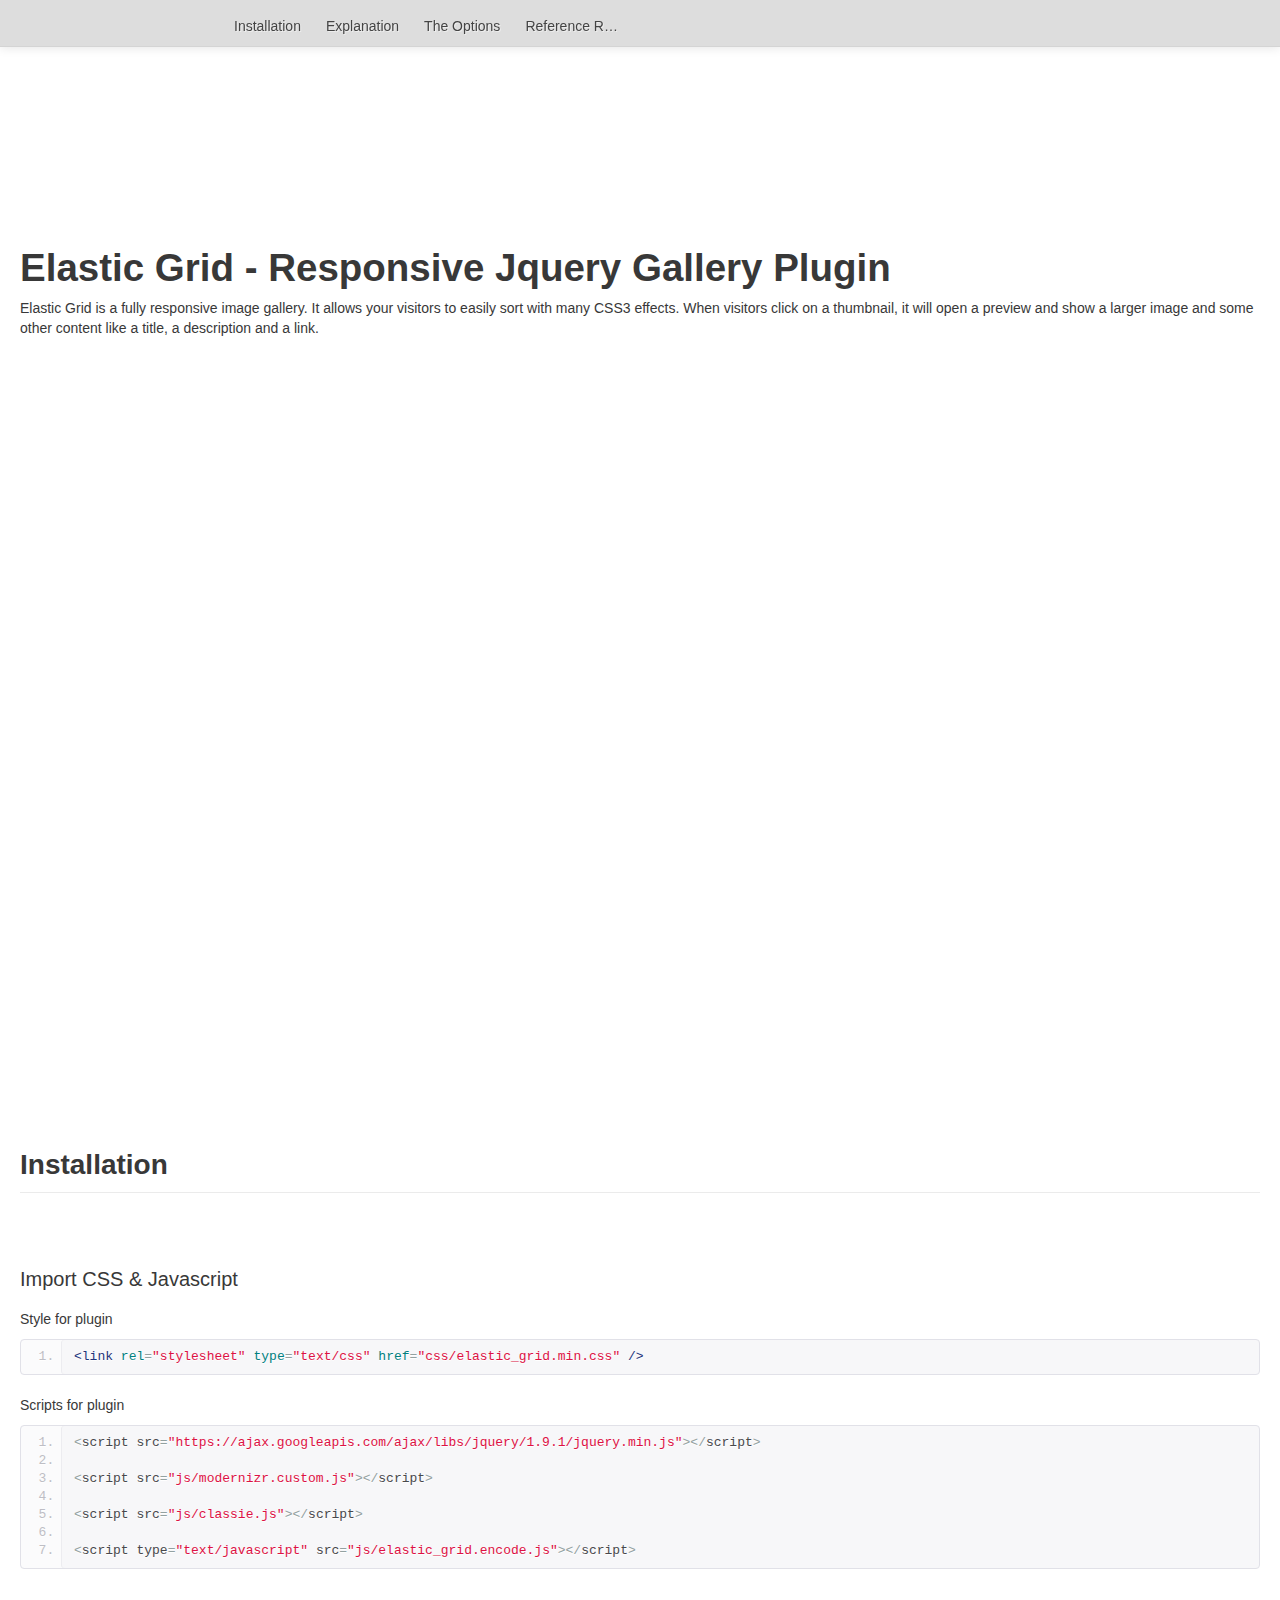
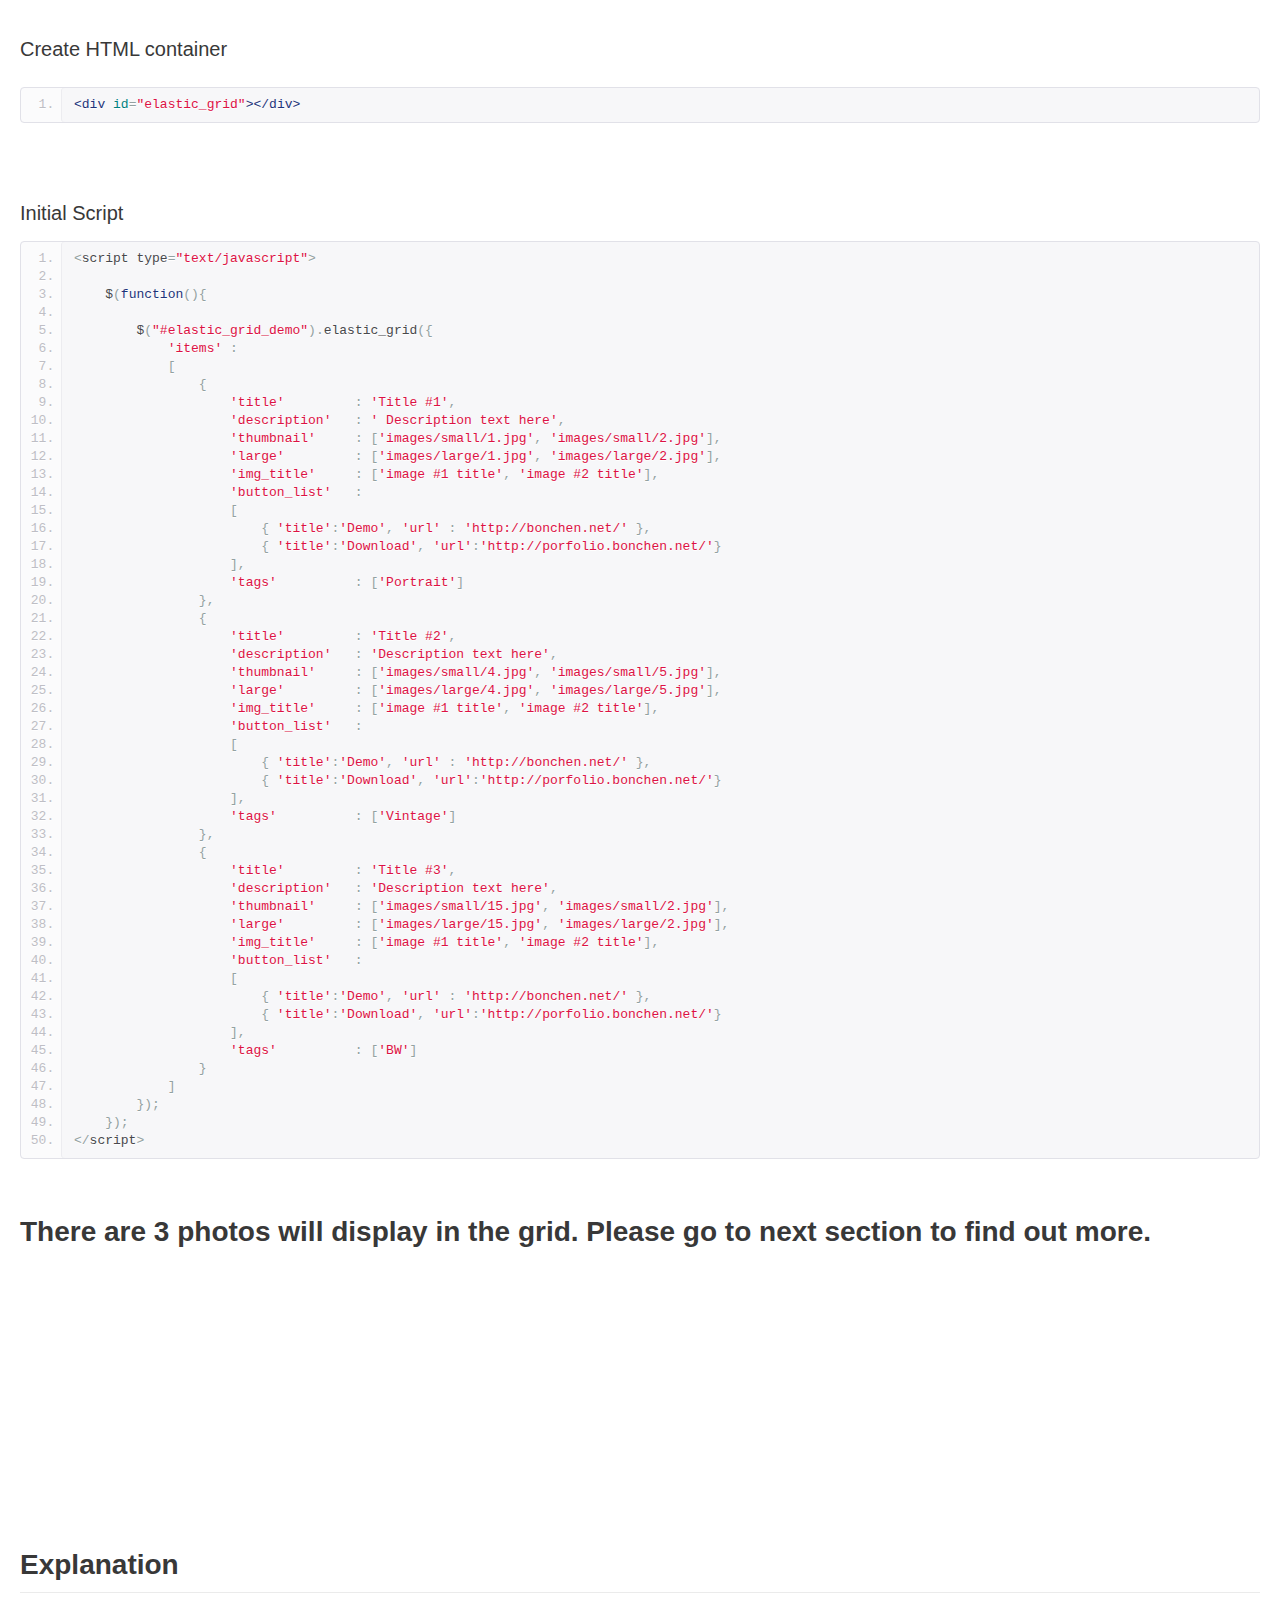
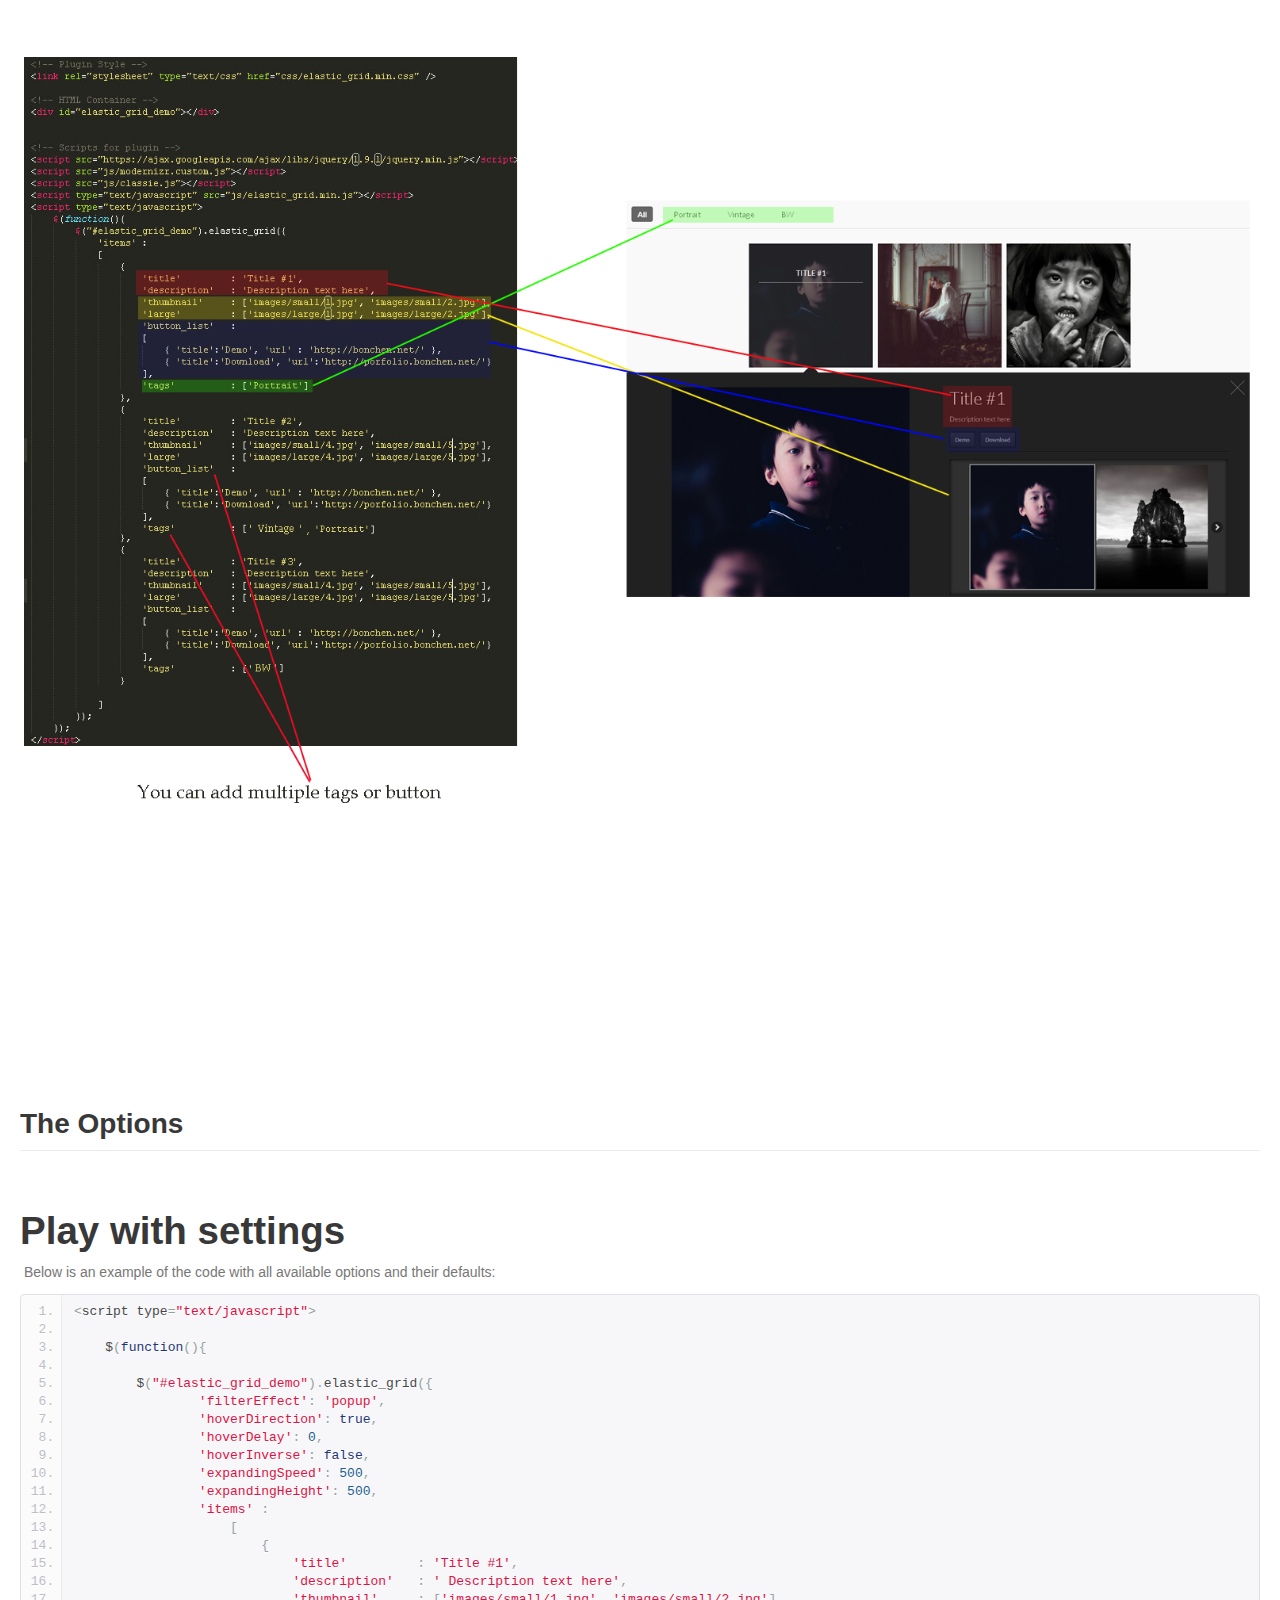
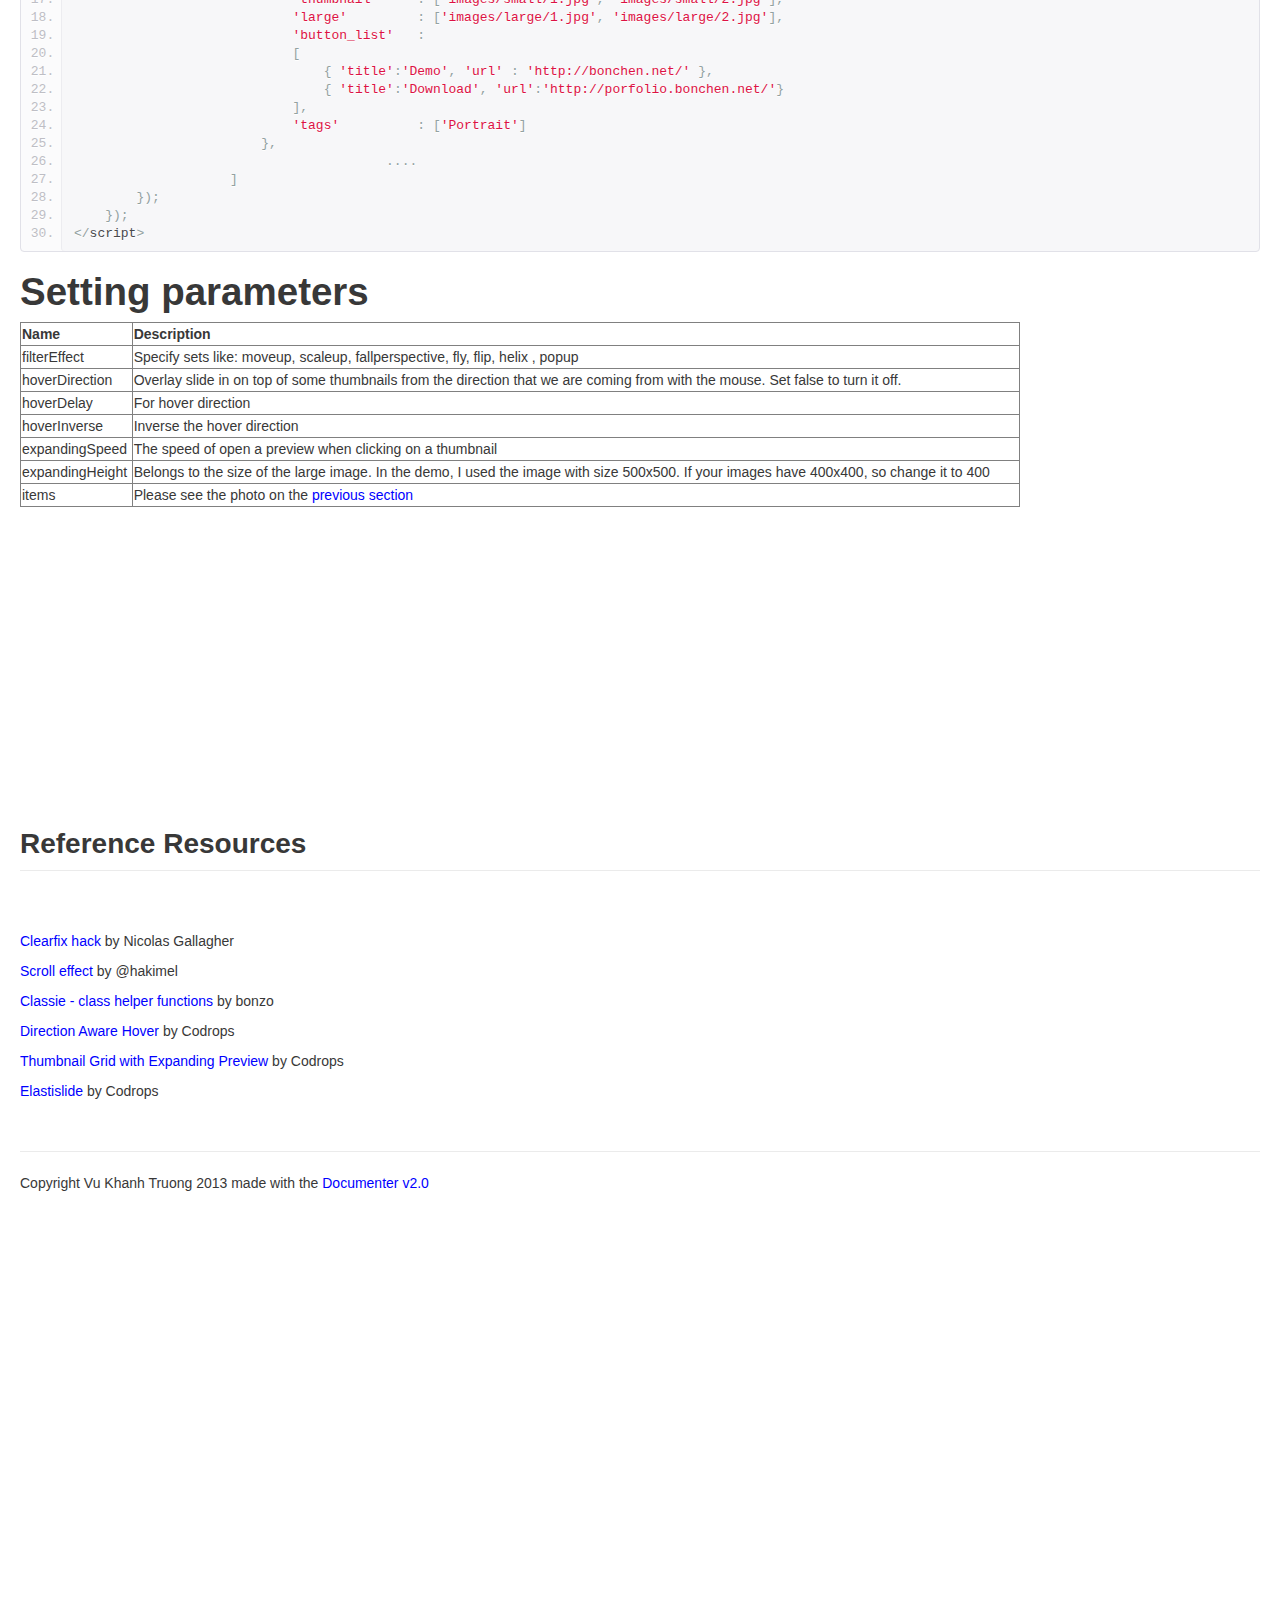
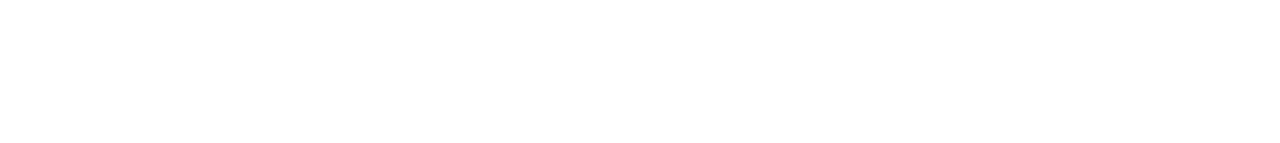
<file: Portfolio_Section_Examples/jquery-grid-portfolio-Section/jquery-elastic-grid-master/documentation/index.html>
<!DOCTYPE html>
<html lang="en">
    <head>
    <meta charset="utf-8">
	<title>Elastic Grid - Responsive Jquery Gallery Plugin</title>
 	<meta name="description" content="Elastic Grid | Responsive Jquery Gallery Plugin">
	<meta name="author" content="Vu Khanh Truong">
	<meta name="copyright" content="Vu Khanh Truong">
	<meta name="generator" content="Documenter v2.0 http://rxa.li/documenter">
	<meta name="date" content="2013-09-09T00:00:00+02:00">

    <meta name="viewport" content="width=device-width, initial-scale=1.0, maximum-scale=1.0, minimum-scale=1.0">

    <link href="assets/css/bootstrap.css" rel="stylesheet">
    <link href="assets/js/google-code-prettify/prettify.css" rel="stylesheet">
    <link href="assets/css/bootstrap-responsive.css" rel="stylesheet">
    <link href="assets/css/documenter_style.css" rel="stylesheet">
    <!-- Le HTML5 shim, for IE6-8 support of HTML5 elements -->
    <!--[if lt IE 9]>
      <script src="//html5shim.googlecode.com/svn/trunk/html5.js"></script>
    <![endif]-->



	<style>
		html, body{background-color:#FFFFFF;color:#383838;}
		h1,h2,h3,h4,h5,h6{color:#383838;}
		section table{background-color:#FFFFFF;}
		::-moz-selection{background:#444444;color:#DDDDDD;}
		::selection{background:#444444;color:#DDDDDD;}
		a.brand{background-image:url();}
		a, a:hover, a:active{color:#0000FF;}
		hr{border-top:1px solid #EBEBEB;border-bottom:1px solid #FFFFFF;}
		div.navbar-inner, .navbar .nav li ul{background:#DDDDDD;color:#222222;}
		a.btn-navbar{background:#DDDDDD;color:#222222;}
		.navbar .nav li a{color:#222222;text-shadow:1px 1px 0px #EEEEEE;}
		.navbar .nav li a:hover, .navbar .nav li.active a{text-shadow:none;}
		div.navbar-inner ul{}
		.marketing-byline{color:#FFFFFF;}
		.navbar .nav > li a{color:#444444;}
		.navbar .nav > li a:hover, a.btn-navbar:hover{background:#444444;color:#DDDDDD;}
		.navbar .nav .active > a, .navbar .nav .active > a:hover, a.btn-navbar:active{background-color:#444444;color:#DDDDDD;}
		.navbar .nav li ul li a:hover{background:#444444;color:#DDDDDD;}
		.navbar .nav li ul li a:active{background:#444444;color:#DDDDDD;}
		.btn-primary {
			  background-image: -moz-linear-gradient(top, #0088CC, #0044CC);
			  background-image: -ms-linear-gradient(top, #0088CC, #0044CC);
			  background-image: -webkit-gradient(linear, 0 0, 0 0088CC%, from(#DDDDDD), to(#0044CC));
			  background-image: -webkit-linear-gradient(top, #0088CC, #0044CC);
			  background-image: -o-linear-gradient(top, #0088CC, #0044CC);
			  background-image: linear-gradient(top, #0088CC, #0044CC);
			  filter: progid:DXImageTransform.Microsoft.gradient(startColorstr='#0088CC', endColorstr='#0044CC', GradientType=0);
			  border-color: #0044CC #0044CC #bfbfbf;
			  color:#FFFFFF;
		}
		.btn-primary:hover,
		.btn-primary:active,
		.btn-primary.active,
		.btn-primary.disabled,
		.btn-primary[disabled] {
		  background-color: #0044CC;
		}
		#documenter_copyright{display:block !important;visibility:visible !important;}
	</style>



    </head>

<body class="documenter-project-elastic-grid" data-spy="scroll" id="top">

<!-- Documentation Navbar -->

<div class="navbar navbar-fixed-top">
	<div class="navbar-inner">
		<div class="container-fluid">
			<a class="btn btn-navbar" data-toggle="collapse" data-target=".nav-collapse"> <span class="icon-bar"></span> <span class="icon-bar"></span> <span class="icon-bar"></span> </a>
			<a class="brand" href="#">Elastic Grid - Responsive Jquery Gallery Plugin</a>
			<div class="nav-collapse">
			<ul class="nav">

			<li><a href="#installation" title="Installation">Installation</a></li>
			<li><a href="#explanation" title="Explanation">Explanation</a></li>
			<li><a href="#the_options" title="The Options">The Options</a></li>
			<li><a href="#reference_resources" title="Reference Resources">Reference Resources</a></li>

			</ul>
			</div>
		</div>
	</div>
</div> <!-- End of Navbar -->

<!-- Main Container Beginning -->

<div class="container-fluid" id="documenter_content">

	<div id="documenter-cover">
	<div class="masthead">
	    <h1>Elastic Grid - Responsive Jquery Gallery Plugin</h1>
		<p>Elastic Grid is a fully responsive image gallery. It allows your visitors to easily sort with many CSS3 effects. When visitors click on a thumbnail, it will open a preview and show a larger image and some other content like a title, a description and a link.</p>
	    <ul class="marketing-byline">

			<li>latest update: 09/9/2013</li>
			<li>by: Vu Khanh Truong</li>
			<li><a href=""></a></li>
		</ul>
<!-- 	    <p class="download-info">

		</p>
 -->
	</div> <!-- masthead -->
<!--
   <div id="intro">
    <p class="highlight hero-unit"></p>
   </div>  --><!-- intro -->

	</div>

  <section id="installation">
	<div class="page-header"><h3>Installation</h3><hr class="notop"></div>
<h1>
	<span style="color: rgb(56, 56, 56); font-family: Arial, verdana, arial, sans-serif; font-size: 20px; font-weight: 100;">Import CSS &amp; Javascript</span></h1>
<p>
	Style for plugin</p>
<pre class="prettyprint lang-css linenums">
&lt;link rel=&quot;stylesheet&quot; type=&quot;text/css&quot; href=&quot;css/elastic_grid.min.css&quot; /&gt;</pre>
<p>
	Scripts for plugin</p>
<pre class="prettyprint lang-js linenums">
&lt;script src=&quot;https://ajax.googleapis.com/ajax/libs/jquery/1.9.1/jquery.min.js&quot;&gt;&lt;/script&gt;

&lt;script src=&quot;js/modernizr.custom.js&quot;&gt;&lt;/script&gt;

&lt;script src=&quot;js/classie.js&quot;&gt;&lt;/script&gt;

&lt;script type=&quot;text/javascript&quot; src=&quot;js/elastic_grid.encode.js&quot;&gt;&lt;/script&gt;</pre>
<div>
	&nbsp;</div>
<div>
	&nbsp;</div>
<h1 style="margin: 0px 0px 18px; padding: 0px; border: 0px; outline: 0px; font-weight: 100; font-size: 20px; font-family: Arial, verdana, arial, sans-serif; vertical-align: baseline; color: rgb(56, 56, 56);">
	Create HTML container</h1>
<pre class="prettyprint lang-html linenums">
&lt;div id=&quot;elastic_grid&quot;&gt;&lt;/div&gt;</pre>
<p>
	&nbsp;</p>
<p>
	&nbsp;</p>
<p style="margin: 0px 0px 18px; padding: 0px; border: 0px; outline: 0px; font-weight: 100; font-size: 20px; font-family: Arial, verdana, arial, sans-serif; vertical-align: baseline; color: rgb(56, 56, 56);">
	Initial Script</p>
<pre class="prettyprint lang-js linenums">
&lt;script type=&quot;text/javascript&quot;&gt;

    $(function(){

        $(&quot;#elastic_grid_demo&quot;).elastic_grid({
            &#39;items&#39; :
            [
                {
                    &#39;title&#39;         : &#39;Title #1&#39;,
                    &#39;description&#39;   : &#39; Description text here&#39;,
                    &#39;thumbnail&#39;     : [&#39;images/small/1.jpg&#39;, &#39;images/small/2.jpg&#39;],
                    &#39;large&#39;         : [&#39;images/large/1.jpg&#39;, &#39;images/large/2.jpg&#39;],
                    &#39;img_title&#39;     : [&#39;image #1 title&#39;, &#39;image #2 title&#39;],
                    &#39;button_list&#39;   :
                    [
                        { &#39;title&#39;:&#39;Demo&#39;, &#39;url&#39; : &#39;http://bonchen.net/&#39; },
                        { &#39;title&#39;:&#39;Download&#39;, &#39;url&#39;:&#39;http://porfolio.bonchen.net/&#39;}
                    ],
                    &#39;tags&#39;          : [&#39;Portrait&#39;]
                },
                {
                    &#39;title&#39;         : &#39;Title #2&#39;,
                    &#39;description&#39;   : &#39;Description text here&#39;,
                    &#39;thumbnail&#39;     : [&#39;images/small/4.jpg&#39;, &#39;images/small/5.jpg&#39;],
                    &#39;large&#39;         : [&#39;images/large/4.jpg&#39;, &#39;images/large/5.jpg&#39;],
                    &#39;img_title&#39;     : [&#39;image #1 title&#39;, &#39;image #2 title&#39;],
                    &#39;button_list&#39;   :
                    [
                        { &#39;title&#39;:&#39;Demo&#39;, &#39;url&#39; : &#39;http://bonchen.net/&#39; },
                        { &#39;title&#39;:&#39;Download&#39;, &#39;url&#39;:&#39;http://porfolio.bonchen.net/&#39;}
                    ],
                    &#39;tags&#39;          : [&#39;Vintage&#39;]
                },
                {
                    &#39;title&#39;         : &#39;Title #3&#39;,
                    &#39;description&#39;   : &#39;Description text here&#39;,
                    &#39;thumbnail&#39;     : [&#39;images/small/15.jpg&#39;, &#39;images/small/2.jpg&#39;],
                    &#39;large&#39;         : [&#39;images/large/15.jpg&#39;, &#39;images/large/2.jpg&#39;],
                    &#39;img_title&#39;     : [&#39;image #1 title&#39;, &#39;image #2 title&#39;],
                    &#39;button_list&#39;   :
                    [
                        { &#39;title&#39;:&#39;Demo&#39;, &#39;url&#39; : &#39;http://bonchen.net/&#39; },
                        { &#39;title&#39;:&#39;Download&#39;, &#39;url&#39;:&#39;http://porfolio.bonchen.net/&#39;}
                    ],
                    &#39;tags&#39;          : [&#39;BW&#39;]
                }
            ]
        });
    });
&lt;/script&gt;</pre>
<h3>
	There are 3 photos will display in the grid. Please go to next section to find out more.</h3>
</section>
<section id="explanation">
	<div class="page-header"><h3>Explanation</h3><hr class="notop"></div>
<p>
	<img alt="" src="assets/images/explanation.png"></p>
</section>
<section id="the_options">
	<div class="page-header"><h3>The Options</h3><hr class="notop"></div>
<h1>
	Play with settings</h1>
<p>
	<span style="color: rgb(119, 119, 119); font-family: Helvetica, Arial, Helvetica, sans-serif; font-size: 14px; line-height: 22.390625px;">&nbsp;Below is an example of the code with all available options and their defaults:</span></p>
<pre class="prettyprint lang-js linenums">
&lt;script type=&quot;text/javascript&quot;&gt;

    $(function(){

        $(&quot;#elastic_grid_demo&quot;).elastic_grid({
	        &#39;filterEffect&#39;: &#39;popup&#39;,
	        &#39;hoverDirection&#39;: true,
	        &#39;hoverDelay&#39;: 0,
	        &#39;hoverInverse&#39;: false,
	        &#39;expandingSpeed&#39;: 500,
	        &#39;expandingHeight&#39;: 500,
                &#39;items&#39; :
	            [
	                {
	                    &#39;title&#39;         : &#39;Title #1&#39;,
	                    &#39;description&#39;   : &#39; Description text here&#39;,
	                    &#39;thumbnail&#39;     : [&#39;images/small/1.jpg&#39;, &#39;images/small/2.jpg&#39;],
	                    &#39;large&#39;         : [&#39;images/large/1.jpg&#39;, &#39;images/large/2.jpg&#39;],
	                    &#39;button_list&#39;   :
	                    [
	                        { &#39;title&#39;:&#39;Demo&#39;, &#39;url&#39; : &#39;http://bonchen.net/&#39; },
	                        { &#39;title&#39;:&#39;Download&#39;, &#39;url&#39;:&#39;http://porfolio.bonchen.net/&#39;}
	                    ],
	                    &#39;tags&#39;          : [&#39;Portrait&#39;]
	                },
					....
	            ]
        });
    });
&lt;/script&gt;</pre>

<h1>
	Setting parameters</h1>
<table border="1" cellpadding="1" cellspacing="1" style="width: 1000px;">
	<tbody>
		<tr>
			<td>
				<strong>Name</strong></td>
			<td>
				<strong>Description</strong></td>
		</tr>
		<tr>
			<td>
				filterEffect</td>
			<td>
				Specify sets like:&nbsp;moveup, scaleup, fallperspective, fly, flip, helix , popup</td>
		</tr>
		<tr>
			<td>
				hoverDirection</td>
			<td>
				Overlay slide in on top of some thumbnails from the direction that we are coming from with the mouse. Set false to turn it off.</td>
		</tr>
		<tr>
			<td>
				hoverDelay</td>
			<td>
				For hover direction</td>
		</tr>
		<tr>
			<td>
				hoverInverse</td>
			<td>
				Inverse the hover direction</td>
		</tr>
		<tr>
			<td>
				expandingSpeed</td>
			<td>
				The speed of open a preview when clicking on a thumbnail</td>
		</tr>
		<tr>
			<td>
				expandingHeight</td>
			<td>
				Belongs to the size of the large image. In the demo, I used the image with size 500x500. If your images have 400x400, so change it to 400</td>
		</tr>
		<tr>
			<td>
				items</td>
			<td>
				Please see the photo on the <a href="#explanation" title="Explanation">previous section</a></td>
		</tr>
	</tbody>
</table>
<p>
	&nbsp;</p>
</section>
<section id="reference_resources">
	<div class="page-header"><h3>Reference Resources</h3><hr class="notop"></div>
<p>
	<a href="http://nicolasgallagher.com/micro-clearfix-hack/">Clearfix hack</a> by Nicolas Gallagher</p>
<p>	<a href="http://lab.hakim.se/scroll-effects/">Scroll effect </a>by @hakimel</p>
<p>	<a href="https://github.com/ded/bonzo">Classie - class helper functions </a>by bonzo</p>
<p>
	<a href="http://tympanus.net/codrops/2012/04/09/direction-aware-hover-effect-with-css3-and-jquery/">Direction Aware Hover</a> by Codrops</p>
<p>
	<a href="http://tympanus.net/codrops/2013/03/19/thumbnail-grid-with-expanding-preview/">Thumbnail Grid with Expanding Preview</a> by Codrops</p>
<p>
	<a href="http://tympanus.net/codrops/2011/09/12/elastislide-responsive-carousel/">Elastislide</a> by Codrops</p>
<p>
	&nbsp;</p>
</section>



    <hr />

<footer>
    <p>Copyright Vu Khanh Truong 2013 made with the <a href="http://rxa.li/documenter">Documenter v2.0</a></p>
</footer>

</div><!-- /container -->

<!-- Le javascript
    ================================================== -->
<!-- Placed at the end of the document so the pages load faster -->
<script>document.createElement('section');var duration='500',easing='swing';</script>
<script src="assets/js/jquery.js"></script>
<script src="assets/js/jquery.scrollTo.js"></script>
<script src="assets/js/jquery.easing.js"></script>
<script src="assets/js/scripts.js"></script>
<script src="assets/js/google-code-prettify/prettify.js"></script>
<script src="assets/js/bootstrap-min.js"></script>
</body>
</html>
</file>
<file: BestTemplate-Packages/MultiplePage+blogWeb-01/layout/styles/layout.css>
@charset "utf-8";
/*
Template Name: Bronea
Author: <a href="https://www.os-templates.com/">OS Templates</a>
Author URI: https://www.os-templates.com/
Licence: Free to use under our free template licence terms
Licence URI: https://www.os-templates.com/template-terms
File: Layout CSS
*/

@import url("font-awesome.min.css");
@import url("framework.css");

/* Rows
--------------------------------------------------------------------------------------------------------------- */
.row0{border-top:1px solid;}
.row1, .row1 a{}
.row2, .row2 a{}
.row3, .row3 a{}
.row4, .row4 a{}
.row5, .row5 a{}


/* Top Bar
--------------------------------------------------------------------------------------------------------------- */
#topbar{padding:15px 0; font-size:.8rem; text-transform:uppercase;}

#topbar *{margin:0;}
#topbar ul li{display:inline-block; margin-right:10px; padding-right:15px; border-right:1px solid;}
#topbar ul li:last-child{margin-right:0; padding-right:0; border-right:none;}
#topbar i{margin:0 5px 0 0; line-height:normal;}


/* Header
--------------------------------------------------------------------------------------------------------------- */
#header{}

#header #logo{margin-top:25px;}
#header #logo *{margin:0; padding:0; line-height:1;}
#header #logo h1{font-size:32px; font-variant:small-caps;}


/* Page Intro
--------------------------------------------------------------------------------------------------------------- */
#pageintro{padding:150px 0;}

#pageintro article{}
#pageintro article div{margin-bottom:80px;}
#pageintro article div *{margin:0; padding:0; line-height:1;}
#pageintro article div .heading{margin-bottom:50px; font-size:40px;}
#pageintro article div p:first-of-type{margin-bottom:20px; font-size:18px;}
#pageintro article div p:last-of-type{}
#pageintro article footer{}


/* Content Area
--------------------------------------------------------------------------------------------------------------- */
.container{padding:80px 0;}

/* Content */
.container .content{}

.sectiontitle{display:block; max-width:55%; margin:0 auto 80px; text-align:center;}
.sectiontitle *{margin:0;}

.cta{}
.cta article{display:block; position:relative; padding:0 0 0 95px; line-height:normal;}
.cta article *{margin:0; padding:0;}
.cta article i{display:inline-block; position:absolute; top:0; left:0; width:85px; overflow:hidden; line-height:1; font-size:65px;}
.cta article .heading{margin-bottom:10px;}

.services{}
.services article{display:block; padding:30px; padding-top:150px;}
.services article *{margin:0; padding:0;}
.services article i{margin-bottom:15px;}
.services article .heading{margin-bottom:10px;}

/* Comments */
#comments ul{margin:0 0 40px 0; padding:0; list-style:none;}
#comments li{margin:0 0 10px 0; padding:15px;}
#comments .avatar{float:right; margin:0 0 10px 10px; padding:3px; border:1px solid;}
#comments address{font-weight:bold;}
#comments time{font-size:smaller;}
#comments .comcont{display:block; margin:0; padding:0;}
#comments .comcont p{margin:10px 5px 10px 0; padding:0;}

#comments form{display:block; width:100%;}
#comments input, #comments textarea{width:100%; padding:10px; border:1px solid;}
#comments textarea{overflow:auto;}
#comments div{margin-bottom:15px;}
#comments input[type="submit"], #comments input[type="reset"]{display:inline-block; width:auto; min-width:150px; margin:0; padding:8px 5px; cursor:pointer;}

/* Sidebar */
.container .sidebar{}

.sidebar .sdb_holder{margin-bottom:50px;}
.sidebar .sdb_holder:last-child{margin-bottom:0;}


/* Footer
--------------------------------------------------------------------------------------------------------------- */
#footer{padding:80px 0;}

#footer .heading{margin-bottom:50px; font-size:1.2rem;}

#footer .linklist li{display:block; margin-bottom:15px; padding:0 0 15px 0; border-bottom:1px solid;}
#footer .linklist li:last-child{margin:0; padding:0; border:none;}
#footer .linklist li::before, #footer .linklist li::after{display:table; content:"";}
#footer .linklist li, #footer .linklist li::after{clear:both;}

#footer .contact{}
#footer .contact.linklist li, #footer .contact.linklist li:last-child{position:relative; padding-left:40px;}
#footer .contact li *{margin:0; padding:0; line-height:1.6;}
#footer .contact li i{display:block; position:absolute; top:0; left:0; width:30px; font-size:16px; text-align:center;}


/* Copyright
--------------------------------------------------------------------------------------------------------------- */
#copyright{padding:20px 0;}
#copyright *{margin:0; padding:0;}


/* Transition Fade
This gives a smooth transition to "ALL" elements used in the layout - other than the navigation form used in mobile devices
If you don't want it to fade all elements, you have to list the ones you want to be faded individually
Delete it completely to stop fading
--------------------------------------------------------------------------------------------------------------- */
*, *::before, *::after{transition:all .3s ease-in-out;}
#mainav form *{transition:none !important;}


/* ------------------------------------------------------------------------------------------------------------ */
/* ------------------------------------------------------------------------------------------------------------ */
/* ------------------------------------------------------------------------------------------------------------ */
/* ------------------------------------------------------------------------------------------------------------ */
/* ------------------------------------------------------------------------------------------------------------ */


/* Navigation
--------------------------------------------------------------------------------------------------------------- */
nav ul, nav ol{margin:0; padding:0; list-style:none;}

#mainav, #breadcrumb, .sidebar nav{line-height:normal;}
#mainav .drop::after, #mainav li li .drop::after, #breadcrumb li a::after, .sidebar nav a::after{position:absolute; font-family:"FontAwesome"; font-size:10px; line-height:10px;}

/* Top Navigation */
#mainav{}
#mainav ul.clear{margin-top:3px;}
#mainav ul{text-transform:uppercase;}
#mainav ul ul{z-index:9999; position:absolute; width:180px; text-transform:none;}
#mainav ul ul ul{left:180px; top:0;}
#mainav li{display:inline-block; position:relative; margin:0 15px 0 0; padding:0;}
#mainav li:last-child{margin-right:0;}
#mainav li li{width:100%; margin:0;}
#mainav li a{display:block; padding:30px 0;}
#mainav li li a{border:solid; border-width:0 0 1px 0;}
#mainav .drop{padding-left:15px;}
#mainav li li a, #mainav li li .drop{display:block; margin:0; padding:10px 15px;}
#mainav .drop::after, #mainav li li .drop::after{content:"\f0d7";}
#mainav .drop::after{top:35px; left:5px;}
#mainav li li .drop::after{top:15px; left:5px;}
#mainav ul ul{visibility:hidden; opacity:0;}
#mainav ul li:hover > ul{visibility:visible; opacity:1;}

#mainav form{display:none; margin:0; padding:0;}
#mainav form select, #mainav form select option{display:block; cursor:pointer; outline:none;}
#mainav form select{width:100%; padding:5px; border:none;}
#mainav form select option{margin:5px; padding:0; border:none;}

/* Breadcrumb */
#breadcrumb{padding:120px 0 30px;}
#breadcrumb ul{margin:0 0 30px 0; padding:0 0 8px 0; list-style:none; text-transform:uppercase; border-bottom:1px solid;}
#breadcrumb li{display:inline-block; margin:0 6px 0 0; padding:0;}
#breadcrumb li a{display:block; position:relative; margin:0; padding:0 12px 0 0; font-size:12px;}
#breadcrumb li a::after{top:3px; right:0; content:"\f101";}
#breadcrumb li:last-child a{margin:0; padding:0; font-weight:700;}
#breadcrumb li:last-child a::after{display:none;}
#breadcrumb .heading{margin:0; font-size:2rem;}

/* Sidebar Navigation */
.sidebar nav{display:block; width:100%;}
.sidebar nav li{margin:0 0 3px 0; padding:0;}
.sidebar nav a{display:block; position:relative; margin:0; padding:5px 10px 5px 15px; text-decoration:none; border:solid; border-width:0 0 1px 0;}
.sidebar nav a::after{top:9px; left:5px; content:"\f101";}
.sidebar nav ul ul a{padding-left:35px;}
.sidebar nav ul ul a::after{left:25px;}
.sidebar nav ul ul ul a{padding-left:55px;}
.sidebar nav ul ul ul a::after{left:45px;}

/* Pagination */
.pagination{display:block; width:100%; text-align:center; clear:both;}
.pagination li{display:inline-block; margin:0 2px 0 0;}
.pagination li:last-child{margin-right:0;}
.pagination a, .pagination strong{display:block; padding:8px 11px; border:1px solid; background-clip:padding-box; font-weight:normal;}

/* Back to Top */
#backtotop{z-index:999; display:inline-block; position:fixed; visibility:hidden; bottom:20px; right:20px; width:36px; height:36px; line-height:36px; font-size:16px; text-align:center; opacity:.2;}
#backtotop i{display:block; width:100%; height:100%; line-height:inherit;}
#backtotop.visible{visibility:visible; opacity:.5;}
#backtotop:hover{opacity:1;}


/* Tables
--------------------------------------------------------------------------------------------------------------- */
table, th, td{border:1px solid; border-collapse:collapse; vertical-align:top;}
table, th{table-layout:auto;}
table{width:100%; margin-bottom:15px;}
th, td{padding:5px 8px;}
td{border-width:0 1px;}


/* Gallery
--------------------------------------------------------------------------------------------------------------- */
#gallery{display:block; width:100%; margin-bottom:50px;}
#gallery figure figcaption{display:block; width:100%; clear:both;}
#gallery li{margin-bottom:30px;}


/* ------------------------------------------------------------------------------------------------------------ */
/* ------------------------------------------------------------------------------------------------------------ */
/* ------------------------------------------------------------------------------------------------------------ */
/* ------------------------------------------------------------------------------------------------------------ */
/* ------------------------------------------------------------------------------------------------------------ */


/* Colours
--------------------------------------------------------------------------------------------------------------- */
body{color:#7F7F7F; background-color:#252525;}
a{color:#D01818;}
a:active, a:focus{background:transparent;}/* IE10 + 11 Bugfix - prevents grey background */
hr, .borderedbox{border-color:#D7D7D7;}
label span{color:#FF0000; background-color:inherit;}
input:focus, textarea:focus, *:required:focus{border-color:#D01818;}
.overlay{color:#FFFFFF; background-color:inherit;}
.overlay::after{color:inherit; background-color:rgba(0,0,0,.55); background-image:url("[data-uri]");}

.btn, .btn.inverse:hover{color:#FFFFFF; background-color:#D01818; border-color:#D01818;}
.btn:hover, .btn.inverse{color:inherit; background-color:transparent; border-color:inherit;}


/* Rows */
.row0, .row0 a{color:#7F7F7F;}
.row0{border-color:#D01818;}
.row1{color:#FFFFFF; background-color:rgba(37,37,37,.5);/* #252525 */}
.row2{color:#141414; background-color:#F3F3F3;}
.row3{color:#141414; background-color:#FFFFFF;}
.row4{color:#7F7F7F; background-color:#010101;}
.row5, .row5 a{color:#7F7F7F; background-color:#252525;}


/* Top Bar */
#topbar ul li{border-color:rgba(255,255,255,.2);}
#topbar div:first-of-type li:first-child a{color:#D01818;}


/* Header */
#header #logo h1 a{color:inherit; background-color:inherit;}


/* Content Area */
.cta article i{color:rgba(0,0,0,.2);}
.cta article:hover .heading a, .cta article:hover i{color:inherit;}

.services article *{color:#FFFFFF;}
.services article:hover{box-shadow:5px 5px 0px #D01818;}
.services article:hover a{color:#D01818;}


/* Footer */
#footer .heading{color:#FFFFFF;}
#footer hr, #footer .borderedbox, #footer .linklist li{border-color:rgba(255,255,255,.2);}


/* Navigation */
#mainav li a{color:inherit;}
#mainav .active a, #mainav a:hover, #mainav li:hover > a{color:#D01818; background-color:inherit;}
#mainav li li a, #mainav .active li a{color:#FFFFFF; background-color:rgba(37,37,37,.5);/* #252525 */ border-color:rgba(0,0,0,.6);}
#mainav li li:hover > a, #mainav .active .active > a{color:#FFFFFF; background-color:#D01818;}
#mainav form select{color:#FFFFFF; background-color:#141414;}

#breadcrumb ul{border-color:rgba(255,255,255,.1);}
#breadcrumb a{color:inherit; background-color:inherit;}
#breadcrumb li:last-child a{color:#D01818;}

.container .sidebar nav a{color:inherit; border-color:#D7D7D7;}
.container .sidebar nav a:hover{color:#D01818;}

.pagination a, .pagination strong{border-color:#D7D7D7;}
.pagination .current *{color:#FFFFFF; background-color:#D01818;}

#backtotop{color:#FFFFFF; background-color:#D01818;}


/* Tables + Comments */
table, th, td, #comments .avatar, #comments input, #comments textarea{border-color:#D7D7D7;}
#comments input:focus, #comments textarea:focus, #comments *:required:focus{border-color:#D01818;}
th{color:#FFFFFF; background-color:#373737;}
tr, #comments li, #comments input[type="submit"], #comments input[type="reset"]{color:inherit; background-color:#FBFBFB;}
tr:nth-child(even), #comments li:nth-child(even){color:inherit; background-color:#F7F7F7;}
table a, #comments a{background-color:inherit;}


/* ------------------------------------------------------------------------------------------------------------ */
/* ------------------------------------------------------------------------------------------------------------ */
/* ------------------------------------------------------------------------------------------------------------ */
/* ------------------------------------------------------------------------------------------------------------ */
/* ------------------------------------------------------------------------------------------------------------ */


/* Media Queries
--------------------------------------------------------------------------------------------------------------- */
@-ms-viewport{width:device-width;}


/* Max Wrapper Width - Laptop, Desktop etc.
--------------------------------------------------------------------------------------------------------------- */
@media screen and (min-width:978px){
	.hoc{max-width:978px;}
}


/* Mobile Devices
--------------------------------------------------------------------------------------------------------------- */
@media screen and (max-width:900px){
	.hoc{max-width:90%;}

	#topbar{}

	#header{padding:30px 0;}
	#header #logo{margin:0;}

	#mainav{}
	#mainav ul{display:none;}
	#mainav form{display:block; margin-top:5px;}

	#breadcrumb{}

	.container{}
	#comments input[type="reset"]{margin-top:10px;}
	.pagination li{display:inline-block; margin:0 5px 5px 0;}

	#footer{}

	#copyright{}
	#copyright p:first-of-type{margin-bottom:10px;}
}


@media screen and (max-width:750px){
	.imgl, .imgr{display:inline-block; float:none; margin:0 0 10px 0;}
	.fl_left, .fl_right{display:block; float:none;}
	.group .group > *:last-child, .clear .clear > *:last-child, .clear .group > *:last-child, .group .clear > *:last-child{margin-bottom:0;}/* Experimental - Needs more testing in different situations, stops double margin when stacking */
	.one_half, .one_third, .two_third, .one_quarter, .two_quarter, .three_quarter{display:block; float:none; width:auto; margin:0 0 30px 0; padding:0;}

	#topbar{padding-top:15px; text-align:center;}
	#topbar ul{margin:0 0 15px 0; line-height:normal;}

	#header{text-align:center;}
	#header #logo{margin:0 0 30px 0;}

	#mainav form{margin-top:0;}

	#pageintro article div .heading{margin-bottom:30px; font-size:38px;}
	#pageintro article div p:first-of-type{margin-bottom:20px; font-size:18px;}

	.services article{max-width:320px;}

	.container, #footer{padding-bottom:50px;}/* Not neccessary - just looks better */
}


@media screen and (max-width:450px){
	#topbar ul li{margin-bottom:2px; padding-right:0; border-right:none;}
}


/* Other
--------------------------------------------------------------------------------------------------------------- */
@media screen and (max-width:650px){
	.scrollable{display:block; width:100%; margin:0 0 30px 0; padding:0 0 15px 0; overflow:auto; overflow-x:scroll;}
	.scrollable table{margin:0; padding:0; white-space:nowrap;}

	.inline li{display:block; margin-bottom:10px;}
	.pushright li{margin-right:0;}

	.font-x2{font-size:1.4rem;}
	.font-x3{font-size:1.6rem;}
}
</file>
<file: BestTemplate-Packages/MultiplePage+BlogWeb-02/layout/styles/layout.css>
@charset "utf-8";
/*
Template Name: Hoppler
Author: <a href="https://www.os-templates.com/">OS Templates</a>
Author URI: https://www.os-templates.com/
Licence: Free to use under our free template licence terms
Licence URI: https://www.os-templates.com/template-terms
File: Layout CSS
*/

@import url("font-awesome.min.css");
@import url("framework.css");

/* Rows
--------------------------------------------------------------------------------------------------------------- */
.row1{border-bottom:1px solid;}
.row2, .row2 a{}
.row3, .row3 a{}
.row4, .row4 a{}
.row5, .row5 a{}


/* Header
--------------------------------------------------------------------------------------------------------------- */
#header{}

#header #logo{margin:30px 0 0 0;}
#header #logo h1{margin:0; padding:0; font-size:22px; text-transform:uppercase;}


/* Page Intro
--------------------------------------------------------------------------------------------------------------- */
#pageintro{padding:200px 0;}

#pageintro article{display:block; max-width:75%; margin:0 auto; text-align:center;}
#pageintro article *{word-wrap:break-word;}
#pageintro .heading{margin-bottom:20px; font-size:3rem;}
#pageintro p:first-of-type{display:block; max-width:75%; margin:0 auto 30px;}
#pageintro footer{margin-top:80px;}


/* Content Area
--------------------------------------------------------------------------------------------------------------- */
.container{padding:80px 0;}

/* Content */
.container .content{}

.sectiontitle{display:block; margin-bottom:80px; text-align:center;}
.sectiontitle *{margin:0;}
.sectiontitle .heading{display:inline-block; position:relative; padding-bottom:8px;}
.sectiontitle .heading::after{display:block; position:absolute; bottom:0; left:50%; width:50px; height:2px; margin-left:-25px; content:"";}

.videocontainer iframe{border:none; border-width:0;}
.videocontainer figcaption{margin-top:10px;}

.services{text-align:center;}
.services li article{padding:30px 20px;}
.services li article *{margin:0; padding:0;}
.services li article i{margin-bottom:20px;}
.services li article .heading{margin-bottom:15px; font-size:1.2rem;}

.pricelist{display:block; max-width:480px; text-align:center; border:1px solid;}
.pricelist > li *{margin:0;}
.pricelist > li{padding:10px;}
/* This can be specifically defined as the first two elements will always be there */
.pricelist > li:nth-child(3){padding-top:30px;}
/* We have used class="last", as there could be more than the default amount of <li> elements, which would mean using nth-child would be wrong if the individual lists displayed different amounts */
/* If a fixed amount is shown (as in the default template - 8 <li> elements) you can use: .pricelist > li:nth-child(7){padding-top:30px;} */
.pricelist > li.last{padding-bottom:30px;}
.pricelist > li:first-child, .pricelist > li:nth-child(2), .pricelist > li:last-child{padding:20px 10px;}
.pricelist > li:first-child{line-height:1;}
.pricelist > li:first-child strong{font-size:2.8rem; letter-spacing:-3px;}
.pricelist > li:first-child em{font-size:.8rem; text-transform:uppercase; font-style:normal;}
.pricelist > li:nth-child(2){font-size:1.2rem; text-transform:uppercase;}
.pricelist > li:last-child{border-top:1px solid;}
.pricelist > li:last-child > p:first-of-type{margin-bottom:10px; font-size:.8rem; text-transform:uppercase;}

.team figure{display:block; position:relative; max-width:320px;}
.team > figure:last-child{margin-bottom:0;}/* Used when elements stack in smaller viewports */
.team figure figcaption{padding-top:15px; text-align:center;}
.team figure figcaption *{margin:0; line-height:1;}
.team figure figcaption .heading{margin-bottom:8px; font-size:1.2rem;}
.team figure figcaption em{display:block; font-size:.8rem; font-style:normal;}
.team figure figcaption footer{margin-top:15px;}
.team figure figcaption footer .faico li{margin:0 5px;}
.team figure figcaption footer .faico li a{width:auto; height:auto; line-height:normal; font-size:14px;}

.testimonials{}
.testimonials article{max-width:55%; margin:0 auto; text-align:center;}
.testimonials article *{margin:0; padding:0;}
.testimonials article img{margin-bottom:20px; border-radius:50%;}
.testimonials article blockquote{margin-bottom:20px;}
.testimonials article .heading{}
.testimonials article em{display:block; margin-top:-5px; font-size:.8rem; font-style:normal;}

.latest{}
.latest article{}
.latest article figure{display:block; position:relative; margin-bottom:30px;}
.latest article figure img{}
.latest article .txtwrap{}
.latest article .txtwrap .heading{margin:0; font-size:1.2rem;}
.latest article .txtwrap .meta{}
.latest article .txtwrap .meta li{display:inline-block; font-size:.8rem;}
.latest article .txtwrap .meta li::after{margin-left:5px; content:"|";}
.latest article .txtwrap .meta li:last-child::after{margin:0; content:"";}
.latest article .txtwrap p{}
.latest article .txtwrap footer{}

#stats{text-align:center;}
#stats li *{margin:0; padding:0;}
#stats li:last-child{margin-bottom:0;}/* Used when elements stack in small viewports */
#stats li i{margin-bottom:30px;}
#stats li p:first-of-type{margin-bottom:15px; text-transform:uppercase;}
#stats li p:last-of-type{font-size:1.6rem;}

/* Comments */
#comments ul{margin:0 0 40px 0; padding:0; list-style:none;}
#comments li{margin:0 0 10px 0; padding:15px;}
#comments .avatar{float:right; margin:0 0 10px 10px; padding:3px; border:1px solid;}
#comments address{font-weight:bold;}
#comments time{font-size:smaller;}
#comments .comcont{display:block; margin:0; padding:0;}
#comments .comcont p{margin:10px 5px 10px 0; padding:0;}

#comments form{display:block; width:100%;}
#comments input, #comments textarea{width:100%; padding:10px; border:1px solid;}
#comments textarea{overflow:auto;}
#comments div{margin-bottom:15px;}
#comments input[type="submit"], #comments input[type="reset"]{display:inline-block; width:auto; min-width:150px; margin:0; padding:8px 5px; cursor:pointer;}

/* Sidebar */
.container .sidebar{}

.sidebar .sdb_holder{margin-bottom:50px;}
.sidebar .sdb_holder:last-child{margin-bottom:0;}


/* Footer
--------------------------------------------------------------------------------------------------------------- */
#footer{padding:80px 0;}

#footer .heading{margin-bottom:50px; font-size:1.2rem;}

#footer nav{margin-bottom:15px; text-transform:uppercase;}
#footer nav ul{}
#footer nav ul li{display:inline-block; margin-right:15px;}
#footer nav ul li:last-child{margin-right:0;}

#footer .linklist li{display:block; margin-bottom:12px; padding:0 0 12px 0; border-bottom:1px solid;}
#footer .linklist li:last-child{margin:0; padding:0; border:none;}
#footer .linklist li::before, #footer .linklist li::after{display:table; content:"";}
#footer .linklist li, #footer .linklist li::after{clear:both;}


/* Copyright
--------------------------------------------------------------------------------------------------------------- */
#copyright{padding:20px 0;}
#copyright *{margin:0; padding:0;}


/* Transition Fade
This gives a smooth transition to "ALL" elements used in the layout - other than the navigation form used in mobile devices
If you don't want it to fade all elements, you have to list the ones you want to be faded individually
Delete it completely to stop fading
--------------------------------------------------------------------------------------------------------------- */
*, *::before, *::after{transition:all .28s ease-in-out;}
#mainav form *{transition:none !important;}


/* ------------------------------------------------------------------------------------------------------------ */
/* ------------------------------------------------------------------------------------------------------------ */
/* ------------------------------------------------------------------------------------------------------------ */
/* ------------------------------------------------------------------------------------------------------------ */
/* ------------------------------------------------------------------------------------------------------------ */


/* Navigation
--------------------------------------------------------------------------------------------------------------- */
nav ul, nav ol{margin:0; padding:0; list-style:none;}

#mainav, #breadcrumb, .sidebar nav{line-height:normal;}
#mainav .drop::after, #mainav li li .drop::after, #breadcrumb li a::after, .sidebar nav a::after{position:absolute; font-family:"FontAwesome"; font-size:10px; line-height:10px;}

/* Top Navigation */
#mainav{}
#mainav ul{text-transform:uppercase;}
#mainav ul ul{z-index:9999; position:absolute; width:180px; text-transform:none;}
#mainav ul ul ul{left:180px; top:0;}
#mainav li{display:inline-block; position:relative; margin:0 15px 0 0; padding:0;}
#mainav li:last-child{margin-right:0;}
#mainav li li{width:100%; margin:0;}
#mainav li a{display:block; padding:30px 0;}
#mainav li li a{border:solid; border-width:0 0 1px 0;}
#mainav .drop{padding-left:15px;}
#mainav li li a, #mainav li li .drop{display:block; margin:0; padding:10px 15px;}
#mainav .drop::after, #mainav li li .drop::after{content:"\f0d7";}
#mainav .drop::after{top:35px; left:5px;}
#mainav li li .drop::after{top:15px; left:5px;}
#mainav ul ul{visibility:hidden; opacity:0;}
#mainav ul li:hover > ul{visibility:visible; opacity:1;}

#mainav form{display:none; margin:0; padding:0;}
#mainav form select, #mainav form select option{display:block; cursor:pointer; outline:none;}
#mainav form select{width:100%; padding:5px; border:1px solid;}
#mainav form select option{margin:5px; padding:0; border:none;}

/* Breadcrumb */
#breadcrumb{padding:120px 0 15px;}
#breadcrumb ul{margin:0 0 30px 0; padding:0 0 8px 0; list-style:none; text-transform:uppercase;}
#breadcrumb li{display:inline-block; margin:0 6px 0 0; padding:0;}
#breadcrumb li a{display:block; position:relative; margin:0; padding:0 12px 0 0; font-size:12px;}
#breadcrumb li a::after{top:3px; right:0; content:"\f101";}
#breadcrumb li:last-child a{margin:0; padding:0;}
#breadcrumb li:last-child a::after{display:none;}

/* Sidebar Navigation */
.sidebar nav{display:block; width:100%;}
.sidebar nav li{margin:0 0 3px 0; padding:0;}
.sidebar nav a{display:block; position:relative; margin:0; padding:5px 10px 5px 15px; text-decoration:none; border:solid; border-width:0 0 1px 0;}
.sidebar nav a::after{top:9px; left:5px; content:"\f101";}
.sidebar nav ul ul a{padding-left:35px;}
.sidebar nav ul ul a::after{left:25px;}
.sidebar nav ul ul ul a{padding-left:55px;}
.sidebar nav ul ul ul a::after{left:45px;}

/* Pagination */
.pagination{display:block; width:100%; text-align:center; clear:both;}
.pagination li{display:inline-block; margin:0 2px 0 0;}
.pagination li:last-child{margin-right:0;}
.pagination a, .pagination strong{display:block; padding:8px 11px; border:1px solid; background-clip:padding-box; font-weight:normal;}

/* Back to Top */
#backtotop{z-index:999; display:inline-block; position:fixed; visibility:hidden; bottom:20px; right:20px; width:36px; height:36px; line-height:36px; font-size:16px; text-align:center; opacity:.2;}
#backtotop i{display:block; width:100%; height:100%; line-height:inherit;}
#backtotop.visible{visibility:visible; opacity:.5;}
#backtotop:hover{opacity:1;}


/* Tables
--------------------------------------------------------------------------------------------------------------- */
table, th, td{border:1px solid; border-collapse:collapse; vertical-align:top;}
table, th{table-layout:auto;}
table{width:100%; margin-bottom:15px;}
th, td{padding:5px 8px;}
td{border-width:0 1px;}


/* Gallery
--------------------------------------------------------------------------------------------------------------- */
#gallery{display:block; width:100%; margin-bottom:50px;}
#gallery figure figcaption{display:block; width:100%; clear:both;}
#gallery li{margin-bottom:30px;}


/* Font Awesome Social Icons
--------------------------------------------------------------------------------------------------------------- */
.faico{margin:0; padding:0; list-style:none;}
.faico li{display:inline-block; margin:8px 5px 0 0; padding:0; line-height:normal;}
.faico li:last-child{margin-right:0;}
.faico a{display:inline-block; width:36px; height:36px; line-height:36px; font-size:18px; text-align:center;}

.faico a{color:inherit;}
.faico a:hover{}

.faicon-dribble:hover{color:#EA4C89;}
.faicon-facebook:hover{color:#3B5998;}
.faicon-google-plus:hover{color:#DB4A39;}
.faicon-linkedin:hover{color:#0E76A8;}
.faicon-twitter:hover{color:#00ACEE;}
.faicon-vk:hover{color:#4E658E;}


/* ------------------------------------------------------------------------------------------------------------ */
/* ------------------------------------------------------------------------------------------------------------ */
/* ------------------------------------------------------------------------------------------------------------ */
/* ------------------------------------------------------------------------------------------------------------ */
/* ------------------------------------------------------------------------------------------------------------ */


/* Colours
--------------------------------------------------------------------------------------------------------------- */
body{color:#CBCBCB; background-color:#2B2F32;}
a{color:#FE0000;}
a:active, a:focus{background:transparent;}/* IE10 + 11 Bugfix - prevents grey background */
hr, .borderedbox{border-color:#D7D7D7;}
label span{color:#FF0000; background-color:inherit;}
input:focus, textarea:focus, *:required:focus{border-color:#56AED4;}

.overlay{color:#FFFFFF; background-color:inherit;}
.overlay::after{color:inherit; background-color:rgba(0,0,0,.55);}
.overlay.light{color:#474747;}
.overlay.light::after{background-color:rgba(255,255,255,.8);}

.btn, .btn.inverse:hover{color:#FFFFFF; background-color:#FE0000; border-color:#FE0000;}
.btn:hover, .btn.inverse{color:inherit; background-color:transparent; border-color:inherit;}

.imgover:hover::before{background:rgba(0,0,0,.55);}
.imgover, .imgover:hover::after{color:#FFFFFF;}


/* Rows */
.row1{color:#FFFFFF; border-color:rgba(255,255,255,.4);}
.row2{color:#474747; background-color:#FAFAFA;}
.row3{color:#474747; background-color:#FFFFFF;}
.row4{color:#CBCBCB; background-color:#33363B;}
.row5, .row5 a{color:#CBCBCB; background-color:#2B2F32;}


/* Header */
#header a{color:inherit;}


/* Content Area */
.sectiontitle .heading::after{background-color:#FE0000;}

.services li article{color:inherit; background-color:inherit;}
.services li article a{color:inherit;}
.services li article:hover{color:inherit; background-color:#FFFFFF; box-shadow:0px 0px 15px rgba(0,0,0,.2);}
.services li article:hover > a{color:#FE0000;}

.pricelist{background-color:#FFFFFF;}
.pricelist > li:nth-child(2){color:#FFFFFF; background-color:#2B2F32;}
.pricelist, .pricelist > li:last-child{border-color:#D7D7D7;}
.pricelist:hover, .pricelist.bargain{box-shadow:0px 0px 15px rgba(0,0,0,.2);}


/* Footer */
#footer .heading{color:#FFFFFF;}
#footer hr, #footer .borderedbox, #footer .linklist li{border-color:rgba(255,255,255,.1);}

#footer nav a{color:inherit;}
#footer nav li:first-child a, #footer nav a:hover{color:#FE0000;}

#footer .faico a{color:inherit; background-color:#2B2F32;}
#footer .faico a:hover{color:#FFFFFF;}
#footer .faicon-dribble:hover{background-color:#EA4C89;}
#footer .faicon-facebook:hover{background-color:#3B5998;}
#footer .faicon-google-plus:hover{background-color:#DB4A39;}
#footer .faicon-linkedin:hover{background-color:#0E76A8;}
#footer .faicon-twitter:hover{background-color:#00ACEE;}
#footer .faicon-vk:hover{background-color:#4E658E;}


/* Navigation */
#mainav li a{color:#FFFFFF;}
#mainav .active a, #mainav a:hover, #mainav li:hover > a{color:#FE0000; background-color:inherit;}
#mainav li li a, #mainav .active li a{color:#FFFFFF; background-color:rgba(51,54,59,.65)/* #33363B */; border-color:rgba(51,54,59,.65)/* #33363B */;}
#mainav li li:hover > a, #mainav .active .active > a{color:#FFFFFF; background-color:#FE0000;}
#mainav form select{color:#FFFFFF; background-color:#2B2F32; border-color:rgba(255,255,255,.2);/* #FFFFFF */}

#breadcrumb a{color:inherit; background-color:inherit;}
#breadcrumb li:last-child a{color:#FE0000;}

.container .sidebar nav a{color:inherit; border-color:#D7D7D7;}
.container .sidebar nav a:hover{color:#FE0000;}

.pagination a, .pagination strong{border-color:#D7D7D7;}
.pagination .current *{color:#FFFFFF; background-color:#FE0000;}

#backtotop{color:#FFFFFF; background-color:#FE0000;}


/* Tables + Comments */
table, th, td, #comments .avatar, #comments input, #comments textarea{border-color:#D7D7D7;}
#comments input:focus, #comments textarea:focus, #comments *:required:focus{border-color:#FE0000;}
th{color:#FFFFFF; background-color:#373737;}
tr, #comments li, #comments input[type="submit"], #comments input[type="reset"]{color:inherit; background-color:#FBFBFB;}
tr:nth-child(even), #comments li:nth-child(even){color:inherit; background-color:#F7F7F7;}
table a, #comments a{background-color:inherit;}


/* ------------------------------------------------------------------------------------------------------------ */
/* ------------------------------------------------------------------------------------------------------------ */
/* ------------------------------------------------------------------------------------------------------------ */
/* ------------------------------------------------------------------------------------------------------------ */
/* ------------------------------------------------------------------------------------------------------------ */


/* Media Queries
--------------------------------------------------------------------------------------------------------------- */
@-ms-viewport{width:device-width;}


/* Max Wrapper Width - Laptop, Desktop etc.
--------------------------------------------------------------------------------------------------------------- */
@media screen and (min-width:978px){
	.hoc{max-width:978px;}
}


/* Mobile Devices
--------------------------------------------------------------------------------------------------------------- */
@media screen and (max-width:900px){
	.hoc{max-width:90%;}

	#header{padding:30px 0;}
	#header #logo{margin-top:3px;}

	#mainav{}
	#mainav ul{display:none;}
	#mainav form{display:block;}

	#breadcrumb{}

	.container{}
	#comments input[type="reset"]{margin-top:10px;}
	.pagination li{display:inline-block; margin:0 5px 5px 0;}

	#footer{}

	#copyright{}
	#copyright p:first-of-type{margin-bottom:10px;}
}


@media screen and (max-width:750px){
	.imgl, .imgr{display:inline-block; float:none; margin:0 0 10px 0;}
	.fl_left, .fl_right{display:block; float:none;}
	.group .group > *:last-child, .clear .clear > *:last-child, .clear .group > *:last-child, .group .clear > *:last-child{margin-bottom:0;}/* Experimental - Needs more testing in different situations, stops double margin when stacking */
	.one_half, .one_third, .two_third, .one_quarter, .two_quarter, .three_quarter{display:block; float:none; width:auto; margin:0 0 50px 0; padding:0;}

	#header{text-align:center;}
	#header #logo{margin:0 0 15px 0;}

	.sectiontitle, .testimonials article{text-align:left;}
	.testimonials article{max-width:none;}

	#footer{padding-bottom:30px;}/* Not needed, just looks better. Compensates for the grid elements bottom margin when stacked */
}


/* Other
--------------------------------------------------------------------------------------------------------------- */
@media screen and (max-width:650px){
	.scrollable{display:block; width:100%; margin:0 0 30px 0; padding:0 0 15px 0; overflow:auto; overflow-x:scroll;}
	.scrollable table{margin:0; padding:0; white-space:nowrap;}

	.inline li{display:block; margin-bottom:10px;}
	.pushright li{margin-right:0;}


	.font-x2{font-size:1.4rem;}
	.font-x3{font-size:1.6rem;}

	#pageintro article, #pageintro p:first-of-type{max-width:none; width:100%;}
	#pageintro .heading{font-size:1.6rem;}
}
</file>
<file: BestTemplate-Packages/MultiplePage+BlogWeb-03/css/responsive.css>
/** Width between 1200x to 0
 *  ~~~~~~~~~~~~~~~~~~~~~~~~~~~~~~~~~~~~
 */

@media (min-width: 1200px) {

}

/** Width between 992px to 1199px
 *  ~~~~~~~~~~~~~~~~~~~~~~~~~~~~~~~~~~~~
 */

@media (min-width: 992px) and (max-width: 1199px) {
  
}

/** Width between 768px to 991px
 *  ~~~~~~~~~~~~~~~~~~~~~~~~~~~~~~~~~~~~
 */

@media (min-width: 768px) and (max-width: 991px) {
  /* Navbar */
  nav {
    padding: 10px 15px;
  }
  .nav-menu {
    margin-top: 40px;
    display: none;
    float: none;
    width: 100%;
  }
  .nav-menu li {
    float: none;
    width: 100%;
    text-align: center;
    border-top: 1px solid #f7f7f7;
    line-height: 45px;
    margin-left: 0;
    padding-top: 10px;
    padding-bottom: 10px;
  }
  .responsive {
    float: right;
    padding-top: 15px;
    display: block;
  }
  /* About */
  .head-info .header-content .cmaster h1 {
    font-size: 32px;
  }
  #about .div-img-bg {
    padding: 0;
  }
  #about .div-img-bg .about-img img {
    margin-top: 0%;
    margin-left: calc(0% - 0px);
  }
  #about .about-descr .p-heading {
    font-size: 20px;
  }
  #about .about-descr .separator {
    max-width: 100%;
    margin-bottom: 0;
  }
  /* portfolio */
  #portfolio .portfolio-list .nav li {
    float: none;
    margin: 20px;
    display: inline-block;
  }
  /* journal */
  #journal .journal-block .journal-info {
    margin-bottom: 30px;
  }
  /* Contact */
  .contact-contact {
    margin-bottom: 30px;
  }
  /* Footer */
  #footer .socials-media ul li {
    margin-right: 0;
    margin-left: 0;
    float: none;
    display: inline-block;
  }
}

/** Width between 767px to 0
 *  ~~~~~~~~~~~~~~~~~~~~~~~~~~~~~~~~~~~~
 */

@media (max-width: 767px) {
  /* Navbar */
  nav {
    padding: 20px 15px;
  }
  .nav-menu {
    margin-top: 40px;
    display: none;
    float: none;
    width: 100%;
  }
  .nav-menu li {
    float: none;
    width: 100%;
    text-align: center;
    border-top: 1px solid #f7f7f7;
    line-height: 45px;
    margin-left: 0;
    padding-top: 10px;
    padding-bottom: 10px;
  }
  .responsive {
    float: right;
    padding-top: 15px;
    display: block;
  }
  /* About */
  .head-info .header-content h1 {
    font-size: 32px;
  }
  #about .div-img-bg {
    padding: 0;
  }
  #about .div-img-bg .about-img img {
    margin-top: 0%;
    margin-left: calc(0% - 0px);
  }
  #about .about-descr .p-heading {
    font-size: 20px;
  }
  #about .about-descr .separator {
    max-width: 100%;
    margin-bottom: 0;
  }
  /* portfolio */
  #portfolio .portfolio-list .nav li {
    float: none;
    margin: 20px;
    display: inline-block;
  }
  /* journal */
  #journal .journal-block .journal-info {
    margin-bottom: 30px;
  }
  /* Contact */
  .contact-contact {
    margin-bottom: 30px;
  }
  /* Footer */
  #footer .socials-media ul li {
    margin-right: 0;
    margin-left: 0;
    float: none;
    display: inline-block;
  }
}

/** Width between 600px to 0
 *  ~~~~~~~~~~~~~~~~~~~~~~~~~~~~~~~~~~~~
 */

@media (max-width: 600px) {
  /* Navbar */
  nav {
    padding: 20px 15px;
  }
  .nav-menu {
    margin-top: 40px;
    display: none;
    float: none;
    width: 100%;
  }
  .nav-menu li {
    float: none;
    width: 100%;
    text-align: center;
    border-top: 1px solid #f7f7f7;
    line-height: 45px;
    margin-left: 0;
    padding-top: 10px;
    padding-bottom: 10px;
  }
  .responsive {
    float: right;
    padding-top: 15px;
    display: block;
  }
  /* About */
  .head-info .header-content h1 {
    font-size: 32px;
  }
  #about .div-img-bg {
    padding: 0;
  }
  #about .div-img-bg .about-img img {
    margin-top: 0%;
    margin-left: calc(0% - 0px);
  }
  #about .about-descr .p-heading {
    font-size: 20px;
  }
  #about .about-descr .separator {
    max-width: 100%;
    margin-bottom: 0;
  }
  /* portfolio */
  #portfolio .portfolio-list .nav li {
    float: none;
    margin: 10px;
    display: inline-block;
  }
  /* journal */
  #journal .journal-block .journal-info {
    margin-bottom: 30px;
  }
  /* Contact */
  .contact-contact {
    margin-bottom: 30px;
  }
  /* Footer */
  #footer .socials-media ul li {
    margin-right: 0;
    margin-left: 0;
    float: none;
    display: inline-block;
  }
}

/** Width between 480px to 0
 *  ~~~~~~~~~~~~~~~~~~~~~~~~~~~~~~~~~~~~
 */

@media (max-width: 480px) {
  /* Navbar */
  nav {
    padding: 20px 15px;
  }
  .nav-menu {
    margin-top: 40px;
    display: none;
    float: none;
    width: 100%;
  }
  .nav-menu li {
    float: none;
    width: 100%;
    text-align: center;
    border-top: 1px solid #f7f7f7;
    line-height: 45px;
    margin-left: 0;
    padding-top: 10px;
    padding-bottom: 10px;
  }
  .responsive {
    float: right;
    padding-top: 15px;
    display: block;
  }
  /* About */
  .head-info .header-content h1 {
    font-size: 32px;
  }
  #about .div-img-bg {
    padding: 0;
  }
  #about .div-img-bg .about-img img {
    margin-top: 0%;
    margin-left: calc(0% - 0px);
  }
  #about .about-descr .p-heading {
    font-size: 20px;
  }
  #about .about-descr .separator {
    max-width: 100%;
    margin-bottom: 0;
  }
  /* portfolio */
  #portfolio .portfolio-list .nav li {
    float: none;
    margin: 20px;
  }
  /* journal */
  #journal .journal-block .journal-info {
    margin-bottom: 30px;
  }
  /* Contact */
  .contact-contact {
    margin-bottom: 30px;
  }
  /* Footer */
  #footer .socials-media ul li {
    margin-right: 0;
    margin-left: 0;
    float: none;
    display: inline-block;
  }
}

/** Width between 320px to 0
 *  ~~~~~~~~~~~~~~~~~~~~~~~~~~~~~~~~~~~~
 */

@media (max-width: 320px) {
  /* Navbar */
  nav {
    padding: 20px 15px;
  }
  .nav-menu {
    margin-top: 40px;
    display: none;
    float: none;
    width: 100%;
  }
  .nav-menu li {
    float: none;
    width: 100%;
    text-align: center;
    border-top: 1px solid #f7f7f7;
    line-height: 45px;
    margin-left: 0;
    padding-top: 10px;
    padding-bottom: 10px;
  }
  .responsive {
    float: right;
    padding-top: 15px;
    display: block;
  }
  /* About */
  .head-info .header-content h1 {
    font-size: 32px;
  }
  #about .div-img-bg {
    padding: 0;
  }
  #about .div-img-bg .about-img img {
    margin-top: 0%;
    margin-left: calc(0% - 0px);
  }
  #about .about-descr .p-heading {
    font-size: 20px;
  }
  #about .about-descr .separator {
    max-width: 100%;
    margin-bottom: 0;
  }
  /* portfolio */
  #portfolio .portfolio-list .nav li {
    float: none;
    margin: 20px;
  }
  /* journal */
  #journal .journal-block .journal-info {
    margin-bottom: 30px;
  }
  /* Contact */
  .contact-contact {
    margin-bottom: 30px;
  }
  /* Footer */
  #footer .socials-media ul li {
    margin-right: 0;
    margin-left: 0;
    float: none;
    display: inline-block;
  }
  /* Single page */
  .entry-comments-body span {
    display: inline-block;
    margin-right: 0;
  }
}
</file>
<file: BestTemplate-Packages/OnePage-Portfolio-03/assets/fonts/flat-icon/flaticon.css>
/*
  	Flaticon icon font: Flaticon
  	Creation date: 21/06/2017 03:43
  	*/

@font-face {
  font-family: "Flaticon";
  src: url("./Flaticon.eot");
  src: url("./Flaticon.eot?#iefix") format("embedded-opentype"),
       url("./Flaticon.woff") format("woff"),
       url("./Flaticon.ttf") format("truetype"),
       url("./Flaticon.svg#Flaticon") format("svg");
  font-weight: normal;
  font-style: normal;
}

@media screen and (-webkit-min-device-pixel-ratio:0) {
  @font-face {
    font-family: "Flaticon";
    src: url("./Flaticon.svg#Flaticon") format("svg");
  }
}

[class^="flaticon-"]:before, [class*=" flaticon-"]:before,
[class^="flaticon-"]:after, [class*=" flaticon-"]:after {   
  font-family: Flaticon;
        font-size: 20px;
font-style: normal;
margin-left: 20px;
}

.flaticon-dribbble-logo:before { content: "\f100"; }
.flaticon-behance-logo:before { content: "\f101"; }
.flaticon-twitter-logo:before { content: "\f102"; }
.flaticon-facebook-letter-logo:before { content: "\f103"; }
</file>
<file: BestTemplate-Packages/OnePage-Portfolio-03/css/styles.css>
@font-face {
  font-family: 'Roboto';
  font-style: normal;
  font-weight: 400;
  src: url(../assets/fonts/Roboto-Regular.ttf);
}

@font-face {
  font-family: 'Roboto';
  font-style: normal;
  font-weight: 700;
  src: url(../assets/fonts/Roboto-Bold.ttf);
}

@font-face {
  font-family: 'Roboto-Light';
  font-style: normal;
  font-weight: 300;
  src: url(../assets/fonts/Roboto-Light.ttf);
}

body{
  font-family: "Roboto", sans-serif;
  line-height: 1.8;
}

@media (min-width: 1400px) {
  .container{
    width:1370px;
    margin: 0 auto;
  }
}

ul li{
  list-style-type: none;
}

ul{
  padding-left: 0;
}

a:hover, a:focus{
  text-decoration: none;
}

@font-face {
  font-family: 'Material Icons';
  font-style: normal;
  font-weight: 400;
  src: url(../assets/iconfont/MaterialIcons-Regular.ttf);
}

.material-icons {
  font-family: 'Material Icons';
  font-weight: normal;
  font-style: normal;
  font-size: 70px;
  display: inline-block;
  line-height: 1;
  text-transform: none;
  letter-spacing: normal;
  word-wrap: normal;
  white-space: nowrap;
  direction: ltr;
  -webkit-font-smoothing: antialiased;
  text-rendering: optimizeLegibility;
  -moz-osx-font-smoothing: grayscale;
  -webkit-font-feature-settings: 'liga';
  font-feature-settings: 'liga';
}

html,body {
  width: 100%;
  height: 100%;
  margin: 0px;
  padding: 0px;
  overflow-x: hidden; 
}

.header--bg{
  background: url("../assets/images/header-background.png") no-repeat;
  background-size: cover;
  position: relative;
  z-index: 1;
}

.header--bg:after{
  content: '';
  position: absolute;
  left: 0;
  right: 0;
  top: 0;
  bottom: 0;
  background: -webkit-linear-gradient( 90deg, rgba(108,76,206, .9) 0%, rgba(127,86,253, .9) 100%);
  z-index: -1;
}

.header__content{
  padding-top: 200px;
  padding-bottom: 140px;
}

.header__content__block{
  font-size: 50px;
  font-weight: bold;
  color: #fff;
}

.header__content__title{
  font-size: 50px;
  font-weight: bold;
  color: #fff;
  margin-top: 0;
}

.header__content__sub-title li{
  display: inline-block;
  font-size: 15px;
  color: #e6e6e6;
}

.header__content__sub-title .padding{
  padding-right: 13px;
  padding-left: 13px;
}

.header__button{
  padding: 11px 30px;
  background-color: #fff;
  border-radius: 30px;
  display: inline-block;
  font-size: 15px;
  color: #7f56fd;
  font-family: Roboto-Light;
  font-weight: bold;
  margin-top: 30px;
}

.navbar .navbar-nav > li > a, .navbar .navbar-brand, .navbar .navbar-nav > li > a:focus{
  background-color: transparent;
  color: #fff;
}

.nav li a{
  font-size: 15px;
}

.navbar{
  padding-top:30px;
}

.navbar-nav {
  margin: 0px -20px;
}

.navbar-toggle{
  background-color: #ddd;
}

.navbar-toggle .icon-bar{
  background-color: #fff;
}

.navbar-brand{
  font-size: 25px;
  font-family: Roboto-Light;
  font-weight: bold;
  background: url("../assets/images/logo.png") no-repeat;
  padding-left: 45px;
  background-position: left center;
}

@media (min-width: 768px) {
  .nav{
    float: right;
  }
}

.Rectangle_ {
  background-image: -ms-linear-gradient( 90deg, rgb(108,76,206) 0%, rgb(127,86,253) 100%);
  opacity: 0.929;
  position: absolute;
  left: 0px;
  top: 0px;
  width: 1600px;
  height: 800px;
  z-index: 447;
}

.social-icon{
  margin-bottom: 60px;
}

.social-icon ul li{
  display: inline-block;
}

.social-icon ul li a{
  color: #fff;
}

.page-section{
	margin-top: 100px;
	margin-bottom: 100px;
}

.page-section__title{
  font-size: 35px;
  color: #273f59;
  text-align: center;
  font-weight: bold;
}

.page-section__title--white{
  color: #fff;
}

.page-section__title-style{
  display: block;
  margin-right: auto;
  margin-left: auto;
  margin-bottom: 30px;
}

.page-section__paragraph{
  font-size: 15px;
  color: #5d5d5d;
  max-width: 540px;
  text-align: center;
  margin-right: auto;
  margin-left: auto;
  margin-bottom: 60px;
}

.page-section__paragraph--white{
  color: #fff;
  line-height: 1.8;
}

.about__container--narrow{
  max-width: 1245px;
  margin-right: auto;
  margin-left: auto;
}

.about__content{
  padding-top: 70px;
}

.about__description{
  font-size: 16px;
  color: #636262;
  padding-bottom: 25px;
  border-bottom: 1px #C1C1C1 dashed;
  display: block;
}

@media screen and (max-width: 991px){
  .about__image{
   text-align: center;
 }
}

.about__bio{
  font-size: 15px;
  color: #636262;
}

.about__bio strong{
  font-size: 15px;
  color: #2c4055;
  font-family: Roboto-Light;
}

.gutters-80.row{
  margin-right: -40px;
  margin-left: -40px;
}

.gutters-80 > [class^="col-"], .gutters-80 > [class^="col-"]{
  padding-right: 40px;
  padding-left: 40px;
}

.row--margin-top{
	margin-top: 40px;
}

.button{
	padding: 12px 55px 12px 55px;
  font-weight: bold;
  border-radius: 30px;
  font-size: 15px;
}

.button:hover{
 color: #fff;
}

.button--colorful{
 background-color: #7F56FD;
 font-family: Roboto-Light;
 color: #fff;
}

.button--default{
  color: #455a64;
  border: 1px solid #455a64;
  margin-right: 15px;
}

.button--default:hover{
  background-color: #7F56FD;
  color: #fff;
  border: 1px solid #7F56FD;
}

.button--margin{
 display: inline-block;
 margin-top: 40px;
}

.portfolio__button-group .mixitup-control-active{
  background-color: #7F56FD;
  color: #fff;
}

.skill--bg{
  background: url("../assets/images/skill-background.png") no-repeat;
  background-size: cover;
  position: relative;
  z-index: 1;
}

.skill--bg:after{
  content: '';
  position: absolute;
  left: 0;
  right: 0;
  top: 0;
  bottom: 0;
  background-color: rgba(120, 88, 221, .9);
  z-index: -1;
}

.skill__container--narrow{
  max-width: 1245px;
  margin-right: auto;
  margin-left: auto;
}

.skill .thumbnail{
  padding: 10px 40px;
  border-radius: 10px;
  -webkit-box-shadow: 0px 2px 10px 0px rgba(0, 0, 0, 0.2);
  box-shadow: 0px 2px 10px 0px rgba(0, 0, 0, 0.2);
}

.skill .thumbnail .progress-bar{
  border-radius: 10px;
}

.skill .thumbnail .progress{
 height: 8px;
 background-color: #E1E1E1;
}

.skill__single-part__title{
  font-size: 15px;
  color: #273f59;
  margin-bottom: 30px;
  margin-top: 5px;
  font-weight: bold;
}

.gutters-60.row{
  margin-right: -30px;
  margin-left: -30px;
}

.gutters-60 > [class^="col-"], .gutters-60 > [class^="col-"]{
  padding-right: 30px;
  padding-left: 30px;
}

.service .thumbnail{
  padding: 30px 19px;
  -webkit-box-shadow: 0px 2px 10px 0px rgba(0, 0, 0, 0.15);
  box-shadow: 0px 2px 10px 0px rgba(0, 0, 0, 0.15);
  border: 0;
}

@media screen and (max-width: 991px){

  .service .thumbnail{
   margin-bottom: 50px
 }
}

.service__single-section__title{
  font-size: 20px;
  color: #273f59;
  font-weight: bold;
  margin-top: 15px;
  margin-bottom: 20px;
}

.service__single-section__paragraph{
  font-size: 15px;
  color: #7b7b7b;
  line-height: 1.8;
}

.gutters-70.row{
  margin-right: -35px;
  margin-left: -35px;
}

.gutters-70 > [class^="col-"], .gutters-70 > [class^="col-"]{
  padding-right: 35px;
  padding-left: 35px;
}

.overview--bg{
  background: url("../assets/images/overview-background.png") no-repeat;
  background-size: cover;
  position: relative;
  z-index: 1;
}

.overview--bg:after{
 content: '';
 position: absolute;
 left: 0;
 right: 0;
 top: 0;
 bottom: 0;
 background-color: rgba(120, 88, 221, .9);
 z-index: -1;
}

.overview .material-icons{
  float: left;
  color: #fff;
  line-height: 1.8;
  padding-right: 10px;
}

.overview__single-section__number{
  font-size: 40px;
  font-weight: bold;
  color: #fff;
  margin-bottom: 0;
}

.overview__single-section__title{
  font-size: 20px;
  color: #fff;
}

@media (max-width: 991px) {
  .overview__single-section{
   margin-bottom: 40px;
 }
}

.gutters-140.row{
  margin-right: -70px;
  margin-left: -70px;
}

.gutters-140 > [class^="col-"], .gutters-140 > [class^="col-"]{
  padding-right: 70px;
  padding-left: 70px;
}

.portfolio .button{
  display: inline-block;
  padding: 12px 45px 8px 45px;
  margin-bottom: 20px;
}

.portfolio__button-group{
  text-align: center;
  margin-bottom: 60px;
}

.portfolio__single-section{
  position: relative;
  overflow: hidden;
  margin-bottom: 40px;

}

.portfolio__single-section__image{
 display: block;
 height: auto;
}

.portfolio__single-section h4{
 font-size: 20px;
 font-family: Roboto-Light;
 font-weight: bold;
 color: #fff;
}

.portfolio__single-section p{
 font-weight: 15px;
 color: #fff;
 font-family: Roboto-Light;
 font-weight: bold;
}

.portfolio__single-section__search-icon{
 position: absolute;
 left: 45%;
 top: 50%;
 -webkit-transform: translateY(-50%);
 transform: translateY(-50%);
}

.portfolio__single-section .overlay-content{
  position: absolute;
  bottom: 25px;
  margin-left: 35px;
  z-index: 10;
}

.portfolio__single-section__overlay{
  position: absolute;
  top: 0;
  bottom: 0;
  left: 0;  
  height: 100%;
  width: 100%;
  opacity: 0;
  -webkit-transition: .3s ease;
  transition: .3s ease;
  background-color: rgba(133, 91, 249, .9);
  border-radius: 10px;
}

.portfolio__single-section:hover .portfolio__single-section__overlay{
  opacity: 1;
}

.gutters-40.row{
  margin-right: -20px;
  margin-left: -20px;
}

.gutters-40 > [class^="col-"], .gutters-40 > [class^="col-"]{
  padding-right: 20px;
  padding-left: 20px;
}

@media(max-width: 991px) {
	.portfolio__single-section{
		max-width: 340px;
		margin-right: auto;
		margin-left: auto;
	}

}

.slider--bg{
  background: url("../assets/images/slider-background.png") no-repeat;
  background-size: cover;
  position: relative;
  z-index: 1;
}

.slider--bg:after{
  content: '';
  position: absolute;
  left: 0;
  right: 0;
  top: 0;
  bottom: 0;
  background-color: rgba(120, 88, 221, .9);
  z-index: -1;
}

.slider .carousel-content h4{
  font-size: 25px;
  font-family: Roboto-Light;
  color: #fff;
  font-weight: bold;
}

.slider .carousel-content h6{
  font-size: 15px;
  font-family: Roboto-Light;
  margin: 0;
  color: #ebeaea;
}

.slider .carousel-content p{
  max-width: 975px;
  display: inline-block;
  margin-top: 40px;
  margin-bottom: 40px;
  font-size: 15px;
  color: #ebeaea;
  line-height: 1.8;
  font-family: Roboto-Light;
}

.slider .item{
  padding: 65px 0;
}

.slider .rating ul{
  padding-left: 13px;
}

.slider .rating ul li{
  display: inline-block;
  margin-right: 5px;
}

.slider .material-icons{
  font-size: 20px;
  color: #fff;
}

.slider .carousel-indicators{
  margin-bottom: 40px;
}

.slider .carousel-indicators .active{
 width: 38px;
 height: 5px;
 background-color: #fff;
 border-radius: 50px;
 margin-left: 10px;
}

.slider .carousel-indicators li{
 width: 38px;
 height: 5px;
 border-radius: 50px;
 margin-left: 10px;
}

.slider .carousel-inner .rating{
 margin-bottom: 60px;
}

.slider .carousel-person-image{
 width: 120px;
 height: 120px;
 border-radius: 50%;
}

.team .thumbnail{
  padding: 0;
  border: none;
  -webkit-box-shadow: 0px 1px 10px 0px rgba(0, 0, 0, 0.34);
  box-shadow: 0px 1px 10px 0px rgba(0, 0, 0, 0.34);
  border-radius: 10px;
  position: relative;
}

.team .thumbnail:hover .team__overlay{
  opacity: 1;
  cursor: pointer;
}

.team__single-section__name{
  font-size: 18px;
  color: #273f59;
  padding-top: 10px;
  padding-left: 20px;
  font-weight: bold;
}

.team__single-section__title{
  font-size: 14px;
  color: #273f59;
  padding-bottom: 20px;
  padding-left: 20px;
}

.team__overlay__content{
  z-index: 10;
}

.team__overlay{
  position: absolute;
  top: 0;
  bottom: 0;
  left: 0;  
  height: 100%;
  width: 100%;
  opacity: 0;
  -webkit-transition: .3s ease;
  transition: .3s ease;
  background-color: #fff;
  border-radius: 10px;
}

.team__single-section--backPage{
  padding: 10px 50px 1px 20px;
}

.team__single-section--backPage .progress{
 height: 5px;
}

.team__single-section--backPage__title{
 font-size: 14px;
 color: #373b3f;
}

.team__single-section--backPage__title{
  font-size: 14px;
  color: #373b3f;
}

.team__single-section--backPage__percent90{
  float: right;
  margin-right: 10px;
}

.team__single-section--backPage__percent80{
  float: right;
  margin-right: 30px;
}

.team__single-section--backPage__percent70{
  float: right;
  margin-right: 60px;
}

.team__single-section--backPage .social-icons ul li{
  display: inline-block;
}

.team__single-section--backPage .social-icons ul li a{
 color: #78909C;
}

.team [class^="flaticon-"]:before, [class*=" flaticon-"]:before{
	margin-right: 20px;
}

.team .progress-bar{
	position: relative;
	overflow: visible !important;
}

.progress{
	overflow: visible;
}

.progress-bar--dot-main{
  background: #fff none repeat scroll 0 0;
  border: 2px solid #7f56fd;
  border-radius: 50%;
  height: 20px;
  position: absolute;
  right: -10px;
  top: -7px;
  width: 20px;
}

.progress-bar--dot{
  background: #7f56fd none repeat scroll 0 0;
  border-radius: 50%;
  display: block;
  height: 10px;
  position: absolute;
  right: -5px;
  top: -2px;
  width: 10px;
}

@media (max-width: 1199px) {
 .team .thumbnail{
  margin-bottom: 50px;
}

.team .thumbnail img{
 width: 1000%;
}
}

@media (max-width: 1399px){
  .team .social-icons ul li{
    float: left;
  }

  .team__single-section--backPage{
    padding: 10px 46px 34px 20px;
  }
}

.team [class^="flaticon-"]:before, [class*=" flaticon-"]:before{
  margin-right: 0;
}

@media (min-width: 1200px) and (max-width: 1399px) {
  .team hr{
    padding-top: 0;
  }
}

@media (max-width: 1199px) {
 .team__single-section--backPage{
  padding: 35px 65px 34px 26px;
}

.team hr{
  margin-top: 90px;
}
}

.brand-logo{
	padding-top: 90px;
	padding-bottom: 80px;
}

.brand-logo--bg{
  background: url("../assets/images/brand-logo-background.png") no-repeat;
  background-size: cover;
  position: relative;
  z-index: 1;
}

.brand-logo--bg:after{
  content: '';
  position: absolute;
  left: 0;
  right: 0;
  top: 0;
  bottom: 0;
  background-color: rgba(120, 88, 221, .9);
  z-index: -1;
}

.brand-logo__wrapper{
  max-width: 1140px;
  margin-right: auto;
  margin-left: auto;
}

.brand-logo__wrapper li{
  list-style-type: none;
  display: inline-block;
  padding-right: 160px;
  margin-bottom: 20px;
  text-align: center;
}

.brand-logo__wrapper li:last-child{
  padding-right: 0;
}

@media (max-width: 600px) {
  .brand-logo__wrapper{
    padding-left: 40%;
    margin-right: auto;
    margin-left: auto;
  }
}

.blog .thumbnail{
  padding: 0;
  border: none;
  -webkit-box-shadow: 0px 1px 10px 0px rgba(0, 0, 0, 0.24);
  box-shadow: 0px 1px 10px 0px rgba(0, 0, 0, 0.24);
  border-radius: 10px;
}

.blog .thumbnail .material-icons{
  font-size: 15px;
  color: #273f59;
  padding-left: 30px;
  padding-right: 3px;
  position: relative;
  top: 3px;
}

.blog .thumbnail img{
  width: 100%;
}

.blog__single__date{
  font-size: 15px;
  color: #273f59;
  font-family: Roboto-Light;
  font-weight: bold;
  padding-top: 30px;
  display: inline-block;
}

.blog__single__title{
  font-size: 18px;
  color: #273f59;
  font-weight: bold;
  padding: 15px 0;
}

.blog__single__paragraph{
  font-size: 15px;
  color: #606060;
  padding: 0 26px 30px 24px;
  line-height: 1.8;
}

.blog__single__paragraph--read-more{
 color: #7f56fd;
}

@media (max-width: 991px) {
  .blog .thumbnail{
    margin-bottom: 50px;
  }
}

.footer{
  padding-top: 50px;
  padding-bottom: 50px;
}

.footer--bg{
  background-color: #27353B;
}

.footer__title{
  font-size: 30px;
  color: #fff;
  font-family: Roboto-Light;
  font-weight: bold;
  margin-bottom: 40px;
}

.footer__contact-information li{
  display: inline-block;
}

.footer__contact-information li a{
  font-size: 15px;
  color: #9ca1a3;
  padding-right: 30px;
  padding-left: 30px;
  padding-bottom: 10px;
}

.footer__contact-information .material-icons{
  font-size: 15px;
  padding-right: 10px;
  position: relative;
  top: 3px;
}

.footer .social-icon{
  margin-bottom: 20px;
}

.footer .social-icon ul li{
  padding-right: 20px;
  margin-top: 50px;
}

.footer__paragraph{
  font-size: 14px;
  color: #fff;
  font-family: Roboto-Light;
}
</file>
<file: BestTemplate-Packages/OnePage-Portfolio-04/color/default.css>
::-moz-selection {
background:#e06d5e;
}
::selection {
background:#e06d5e;
}

.navbar .brand a:hover {
	color:#1BAC91;
}



ul#menu-main > li > a:hover {
	color: #1BAC91;
}


ul#menu-main > li > a:focus,ul#menu-main > li > a:active, ul#menu-main > li > a.selected, ul#menu-main li a.selected:active    {
	color: #1BAC91;
}
#header-wrapper h1 span {
	color:#1BAC91;
}

#header-wrapper input[type=submit] {
	background: #1BAC91 !important;
}

#theme-form input[type=submit] {
	background: #1BAC91 !important;
}

.btn.btn-theme {
	background: #26c8aa !important;
}

/* blog */
.home-post .post-meta {
	background: #1BAC91;
}

/* com */
.tabbable ul.nav-tabs li.active a,.tabbable ul.nav-tabs li a:hover {
	color: #1BAC91;
}
.accordion .accordion-heading a.active {
	color: #1BAC91;
}

#tweet ul li a {
	color: #1BAC91;
}


/* works */
#filters ul li a:hover h5, #filters ul li a.active h5 {
	background: #1BAC91;
	border-color: #1BAC91;
}

.portfolio .portfolio-overlay {
	background: #1BAC91;
}

/* icon */
i.icon-bgdark:hover {
	background: #26c8aa;
}

i.icon-bgdark.active {
	background: #e06d5e;
}
</file>
<file: Biography-ThemePackages/Baker/assets/vendor/venobox/venobox.css>
/* ------ venobox.css --------*/
.vbox-overlay *, .vbox-overlay *:before, .vbox-overlay *:after{
    -webkit-backface-visibility: hidden;
    -webkit-box-sizing:border-box;
    -moz-box-sizing:border-box;
    box-sizing:border-box;
}
.vbox-overlay * { 
    -webkit-backface-visibility: visible;
    backface-visibility: visible;
}
.vbox-overlay{
    display: -webkit-flex;
    display: flex;
    -webkit-flex-direction: column;
    flex-direction: column;
    -webkit-justify-content: center;
    justify-content: center;
    -webkit-align-items: center;
    align-items: center;
    position: fixed;
    left: 0;
    top: 0;
    bottom: 0;
    right: 0;
    z-index: 999999;
}

/* ----- navigation ----- */
.vbox-title{
    width: 100%;
    height: 40px;
    float: left;
    text-align: center;
    line-height: 28px;
    font-size: 12px;
    padding: 6px 50px;
    overflow: hidden;
    position: fixed;
    display: none;
    left: 0;
    z-index: 89;
}
.vbox-close{
    cursor: pointer;
    position: fixed;
    top: -1px;
    right: 0;
    width: 50px;
    height: 40px;
    padding: 6px;
    display: block;
    background-position:10px center;
    overflow: hidden;
    font-size: 24px;
    line-height: 1;
    text-align: center;
    z-index: 99;
}
.vbox-left{
    cursor: pointer;
    position: fixed;
    left: 0;
    height: 40px;
    overflow: hidden;
    line-height: 28px;
    font-size: 12px;
    z-index: 99;
    display: flex;
    align-items:center;
}
.vbox-num{
    display: inline-block;
    margin: 6px 0 6px 15px;
}
/* ----- Social share ----- */
.vbox-share{
    line-height: 28px;
    font-size: 12px;
    overflow: hidden;
    position: fixed;
    left: 0;
    z-index: 98;
    display: flex;
    align-items:center;
    justify-content: center;
    width: 100%;
    text-align: center;
}
.vbox-share svg{
    max-height: 28px;
    width: 28px;
    z-index: 10;
    margin-left: 12px;
    margin-top: 6px;
    margin-bottom: 6px;
    vertical-align: middle;
}


/* ----- navigation ARROWS ----- */
.vbox-next, .vbox-prev{
    position: fixed;
    top: 50%;
    margin-top: -15px;
    overflow: hidden;
    cursor: pointer;
    display: block;
    width: 45px;
    height: 45px;
    z-index: 99;
}
.vbox-next span, .vbox-prev span{
    position: relative;
    width: 20px;
    height: 20px;
    border: 2px solid transparent;
    border-top-color: #B6B6B6;
    border-right-color: #B6B6B6;
    text-indent: -100px;
    position: absolute;
    top: 8px;
    display: block;
}
.vbox-prev{
    left: 15px;
}
.vbox-next{
    right: 15px;
}
.vbox-prev span{
    left: 10px;
    -ms-transform: rotate(-135deg);
    -webkit-transform: rotate(-135deg);
    transform: rotate(-135deg);
}
.vbox-next span{
    -ms-transform: rotate(45deg);
    -webkit-transform: rotate(45deg);
    transform: rotate(45deg);
    right: 10px;
}
/* ------- inline window ------ */
.vbox-inline{
    width: 420px;
    height: 315px;
    height: 70vh;
    padding: 10px;
    background: #fff;
    margin: 0 auto;
    overflow: auto;
    text-align: left;
}
/* ------- Video & iFrames window ------ */
.venoframe{
    max-width: 100%;
    width: 100%;
    border: none;
    width: 100%;
    height: 260px;
    height: 70vh;
}
.venoframe.vbvid{
    height: 260px;
}
@media (min-width: 768px) {
    .venoframe, .vbox-inline{
        width: 90%;
        height: 360px;
        height: 70vh;
    }
    .venoframe.vbvid{
        width: 640px;
        height: 360px;
    }
}
@media (min-width: 992px) {
    .venoframe, .vbox-inline{
        max-width: 1200px;
        width: 80%;
        height: 540px;
        height: 70vh;
    }
    .venoframe.vbvid{
        width: 960px;
        height: 540px;
    }
}
/* 
Please do NOT edit this part! 
or at least read this note: http://i.imgur.com/7C0ws9e.gif
*/
.vbox-open{
    overflow: hidden;
}
.vbox-container{
    position: absolute;
    left: 0;
    right: 0;
    top: 0;
    bottom: 0;
    overflow-x: hidden;
    overflow-y: scroll;
    overflow-scrolling: touch;
    -webkit-overflow-scrolling: touch;
    z-index: 20;
    max-height: 100%;

}

.vbox-content{
    text-align: center;
    float: left;
    width: 100%;
    position: relative;
    overflow: hidden;
    padding: 20px 4%;
}
.vbox-container img{
    max-width: 100%;
    height: auto;
}
.vbox-figlio{
    box-shadow: 0 0 12px rgba(0,0,0,0.19), 0 6px 6px rgba(0,0,0,0.23);
    max-width: 100%;
    text-align: initial;
}
img.vbox-figlio{
    -webkit-user-select: none;
-khtml-user-select: none;
-moz-user-select: none;
-o-user-select: none;
user-select: none;
}
.vbox-content.swipe-left{
    margin-left: -200px !important;
}
.vbox-content.swipe-right{
    margin-left: 200px !important;
}
.vbox-animated{
    webkit-transition: margin 300ms ease-out;
    transition: margin 300ms ease-out;
}

/* ---------- preloader ----------
 * SPINKIT 
 * http://tobiasahlin.com/spinkit/
-------------------------------- */
.sk-double-bounce,.sk-rotating-plane{width:40px;height:40px;margin:40px auto}.sk-rotating-plane{background-color:#333;-webkit-animation:sk-rotatePlane 1.2s infinite ease-in-out;animation:sk-rotatePlane 1.2s infinite ease-in-out}@-webkit-keyframes sk-rotatePlane{0%{-webkit-transform:perspective(120px) rotateX(0) rotateY(0);transform:perspective(120px) rotateX(0) rotateY(0)}50%{-webkit-transform:perspective(120px) rotateX(-180.1deg) rotateY(0);transform:perspective(120px) rotateX(-180.1deg) rotateY(0)}100%{-webkit-transform:perspective(120px) rotateX(-180deg) rotateY(-179.9deg);transform:perspective(120px) rotateX(-180deg) rotateY(-179.9deg)}}@keyframes sk-rotatePlane{0%{-webkit-transform:perspective(120px) rotateX(0) rotateY(0);transform:perspective(120px) rotateX(0) rotateY(0)}50%{-webkit-transform:perspective(120px) rotateX(-180.1deg) rotateY(0);transform:perspective(120px) rotateX(-180.1deg) rotateY(0)}100%{-webkit-transform:perspective(120px) rotateX(-180deg) rotateY(-179.9deg);transform:perspective(120px) rotateX(-180deg) rotateY(-179.9deg)}}.sk-double-bounce{position:relative}.sk-double-bounce .sk-child{width:100%;height:100%;border-radius:50%;background-color:#333;opacity:.6;position:absolute;top:0;left:0;-webkit-animation:sk-doubleBounce 2s infinite ease-in-out;animation:sk-doubleBounce 2s infinite ease-in-out}.sk-chasing-dots .sk-child,.sk-spinner-pulse,.sk-three-bounce .sk-child{background-color:#333;border-radius:100%}.sk-double-bounce .sk-double-bounce2{-webkit-animation-delay:-1s;animation-delay:-1s}@-webkit-keyframes sk-doubleBounce{0%,100%{-webkit-transform:scale(0);transform:scale(0)}50%{-webkit-transform:scale(1);transform:scale(1)}}@keyframes sk-doubleBounce{0%,100%{-webkit-transform:scale(0);transform:scale(0)}50%{-webkit-transform:scale(1);transform:scale(1)}}.sk-wave{margin:40px auto;width:50px;height:40px;text-align:center;font-size:10px}.sk-wave .sk-rect{background-color:#333;height:100%;width:6px;display:inline-block;-webkit-animation:sk-waveStretchDelay 1.2s infinite ease-in-out;animation:sk-waveStretchDelay 1.2s infinite ease-in-out}.sk-wave .sk-rect1{-webkit-animation-delay:-1.2s;animation-delay:-1.2s}.sk-wave .sk-rect2{-webkit-animation-delay:-1.1s;animation-delay:-1.1s}.sk-wave .sk-rect3{-webkit-animation-delay:-1s;animation-delay:-1s}.sk-wave .sk-rect4{-webkit-animation-delay:-.9s;animation-delay:-.9s}.sk-wave .sk-rect5{-webkit-animation-delay:-.8s;animation-delay:-.8s}@-webkit-keyframes sk-waveStretchDelay{0%,100%,40%{-webkit-transform:scaleY(.4);transform:scaleY(.4)}20%{-webkit-transform:scaleY(1);transform:scaleY(1)}}@keyframes sk-waveStretchDelay{0%,100%,40%{-webkit-transform:scaleY(.4);transform:scaleY(.4)}20%{-webkit-transform:scaleY(1);transform:scaleY(1)}}.sk-wandering-cubes{margin:40px auto;width:40px;height:40px;position:relative}.sk-wandering-cubes .sk-cube{background-color:#333;width:10px;height:10px;position:absolute;top:0;left:0;-webkit-animation:sk-wanderingCube 1.8s ease-in-out -1.8s infinite both;animation:sk-wanderingCube 1.8s ease-in-out -1.8s infinite both}.sk-chasing-dots,.sk-spinner-pulse{width:40px;height:40px;margin:40px auto}.sk-wandering-cubes .sk-cube2{-webkit-animation-delay:-.9s;animation-delay:-.9s}@-webkit-keyframes sk-wanderingCube{0%{-webkit-transform:rotate(0);transform:rotate(0)}25%{-webkit-transform:translateX(30px) rotate(-90deg) scale(.5);transform:translateX(30px) rotate(-90deg) scale(.5)}50%{-webkit-transform:translateX(30px) translateY(30px) rotate(-179deg);transform:translateX(30px) translateY(30px) rotate(-179deg)}50.1%{-webkit-transform:translateX(30px) translateY(30px) rotate(-180deg);transform:translateX(30px) translateY(30px) rotate(-180deg)}75%{-webkit-transform:translateX(0) translateY(30px) rotate(-270deg) scale(.5);transform:translateX(0) translateY(30px) rotate(-270deg) scale(.5)}100%{-webkit-transform:rotate(-360deg);transform:rotate(-360deg)}}@keyframes sk-wanderingCube{0%{-webkit-transform:rotate(0);transform:rotate(0)}25%{-webkit-transform:translateX(30px) rotate(-90deg) scale(.5);transform:translateX(30px) rotate(-90deg) scale(.5)}50%{-webkit-transform:translateX(30px) translateY(30px) rotate(-179deg);transform:translateX(30px) translateY(30px) rotate(-179deg)}50.1%{-webkit-transform:translateX(30px) translateY(30px) rotate(-180deg);transform:translateX(30px) translateY(30px) rotate(-180deg)}75%{-webkit-transform:translateX(0) translateY(30px) rotate(-270deg) scale(.5);transform:translateX(0) translateY(30px) rotate(-270deg) scale(.5)}100%{-webkit-transform:rotate(-360deg);transform:rotate(-360deg)}}.sk-spinner-pulse{-webkit-animation:sk-pulseScaleOut 1s infinite ease-in-out;animation:sk-pulseScaleOut 1s infinite ease-in-out}@-webkit-keyframes sk-pulseScaleOut{0%{-webkit-transform:scale(0);transform:scale(0)}100%{-webkit-transform:scale(1);transform:scale(1);opacity:0}}@keyframes sk-pulseScaleOut{0%{-webkit-transform:scale(0);transform:scale(0)}100%{-webkit-transform:scale(1);transform:scale(1);opacity:0}}.sk-chasing-dots{position:relative;text-align:center;-webkit-animation:sk-chasingDotsRotate 2s infinite linear;animation:sk-chasingDotsRotate 2s infinite linear}.sk-chasing-dots .sk-child{width:60%;height:60%;display:inline-block;position:absolute;top:0;-webkit-animation:sk-chasingDotsBounce 2s infinite ease-in-out;animation:sk-chasingDotsBounce 2s infinite ease-in-out}.sk-chasing-dots .sk-dot2{top:auto;bottom:0;-webkit-animation-delay:-1s;animation-delay:-1s}@-webkit-keyframes sk-chasingDotsRotate{100%{-webkit-transform:rotate(360deg);transform:rotate(360deg)}}@keyframes sk-chasingDotsRotate{100%{-webkit-transform:rotate(360deg);transform:rotate(360deg)}}@-webkit-keyframes sk-chasingDotsBounce{0%,100%{-webkit-transform:scale(0);transform:scale(0)}50%{-webkit-transform:scale(1);transform:scale(1)}}@keyframes sk-chasingDotsBounce{0%,100%{-webkit-transform:scale(0);transform:scale(0)}50%{-webkit-transform:scale(1);transform:scale(1)}}.sk-three-bounce{margin:40px auto;width:80px;text-align:center}.sk-three-bounce .sk-child{width:20px;height:20px;display:inline-block;-webkit-animation:sk-three-bounce 1.4s ease-in-out 0s infinite both;animation:sk-three-bounce 1.4s ease-in-out 0s infinite both}.sk-circle .sk-child:before,.sk-fading-circle .sk-circle:before{display:block;border-radius:100%;content:'';background-color:#333}.sk-three-bounce .sk-bounce1{-webkit-animation-delay:-.32s;animation-delay:-.32s}.sk-three-bounce .sk-bounce2{-webkit-animation-delay:-.16s;animation-delay:-.16s}@-webkit-keyframes sk-three-bounce{0%,100%,80%{-webkit-transform:scale(0);transform:scale(0)}40%{-webkit-transform:scale(1);transform:scale(1)}}@keyframes sk-three-bounce{0%,100%,80%{-webkit-transform:scale(0);transform:scale(0)}40%{-webkit-transform:scale(1);transform:scale(1)}}.sk-circle{margin:40px auto;width:40px;height:40px;position:relative}.sk-circle .sk-child{width:100%;height:100%;position:absolute;left:0;top:0}.sk-circle .sk-child:before{margin:0 auto;width:15%;height:15%;-webkit-animation:sk-circleBounceDelay 1.2s infinite ease-in-out both;animation:sk-circleBounceDelay 1.2s infinite ease-in-out both}.sk-circle .sk-circle2{-webkit-transform:rotate(30deg);-ms-transform:rotate(30deg);transform:rotate(30deg)}.sk-circle .sk-circle3{-webkit-transform:rotate(60deg);-ms-transform:rotate(60deg);transform:rotate(60deg)}.sk-circle .sk-circle4{-webkit-transform:rotate(90deg);-ms-transform:rotate(90deg);transform:rotate(90deg)}.sk-circle .sk-circle5{-webkit-transform:rotate(120deg);-ms-transform:rotate(120deg);transform:rotate(120deg)}.sk-circle .sk-circle6{-webkit-transform:rotate(150deg);-ms-transform:rotate(150deg);transform:rotate(150deg)}.sk-circle .sk-circle7{-webkit-transform:rotate(180deg);-ms-transform:rotate(180deg);transform:rotate(180deg)}.sk-circle .sk-circle8{-webkit-transform:rotate(210deg);-ms-transform:rotate(210deg);transform:rotate(210deg)}.sk-circle .sk-circle9{-webkit-transform:rotate(240deg);-ms-transform:rotate(240deg);transform:rotate(240deg)}.sk-circle .sk-circle10{-webkit-transform:rotate(270deg);-ms-transform:rotate(270deg);transform:rotate(270deg)}.sk-circle .sk-circle11{-webkit-transform:rotate(300deg);-ms-transform:rotate(300deg);transform:rotate(300deg)}.sk-circle .sk-circle12{-webkit-transform:rotate(330deg);-ms-transform:rotate(330deg);transform:rotate(330deg)}.sk-circle .sk-circle2:before{-webkit-animation-delay:-1.1s;animation-delay:-1.1s}.sk-circle .sk-circle3:before{-webkit-animation-delay:-1s;animation-delay:-1s}.sk-circle .sk-circle4:before{-webkit-animation-delay:-.9s;animation-delay:-.9s}.sk-circle .sk-circle5:before{-webkit-animation-delay:-.8s;animation-delay:-.8s}.sk-circle .sk-circle6:before{-webkit-animation-delay:-.7s;animation-delay:-.7s}.sk-circle .sk-circle7:before{-webkit-animation-delay:-.6s;animation-delay:-.6s}.sk-circle .sk-circle8:before{-webkit-animation-delay:-.5s;animation-delay:-.5s}.sk-circle .sk-circle9:before{-webkit-animation-delay:-.4s;animation-delay:-.4s}.sk-circle .sk-circle10:before{-webkit-animation-delay:-.3s;animation-delay:-.3s}.sk-circle .sk-circle11:before{-webkit-animation-delay:-.2s;animation-delay:-.2s}.sk-circle .sk-circle12:before{-webkit-animation-delay:-.1s;animation-delay:-.1s}@-webkit-keyframes sk-circleBounceDelay{0%,100%,80%{-webkit-transform:scale(0);transform:scale(0)}40%{-webkit-transform:scale(1);transform:scale(1)}}@keyframes sk-circleBounceDelay{0%,100%,80%{-webkit-transform:scale(0);transform:scale(0)}40%{-webkit-transform:scale(1);transform:scale(1)}}.sk-cube-grid{width:40px;height:40px;margin:40px auto}.sk-cube-grid .sk-cube{width:33.33%;height:33.33%;background-color:#333;float:left;-webkit-animation:sk-cubeGridScaleDelay 1.3s infinite ease-in-out;animation:sk-cubeGridScaleDelay 1.3s infinite ease-in-out}.sk-cube-grid .sk-cube1{-webkit-animation-delay:.2s;animation-delay:.2s}.sk-cube-grid .sk-cube2{-webkit-animation-delay:.3s;animation-delay:.3s}.sk-cube-grid .sk-cube3{-webkit-animation-delay:.4s;animation-delay:.4s}.sk-cube-grid .sk-cube4{-webkit-animation-delay:.1s;animation-delay:.1s}.sk-cube-grid .sk-cube5{-webkit-animation-delay:.2s;animation-delay:.2s}.sk-cube-grid .sk-cube6{-webkit-animation-delay:.3s;animation-delay:.3s}.sk-cube-grid .sk-cube7{-webkit-animation-delay:0ms;animation-delay:0ms}.sk-cube-grid .sk-cube8{-webkit-animation-delay:.1s;animation-delay:.1s}.sk-cube-grid .sk-cube9{-webkit-animation-delay:.2s;animation-delay:.2s}@-webkit-keyframes sk-cubeGridScaleDelay{0%,100%,70%{-webkit-transform:scale3D(1,1,1);transform:scale3D(1,1,1)}35%{-webkit-transform:scale3D(0,0,1);transform:scale3D(0,0,1)}}@keyframes sk-cubeGridScaleDelay{0%,100%,70%{-webkit-transform:scale3D(1,1,1);transform:scale3D(1,1,1)}35%{-webkit-transform:scale3D(0,0,1);transform:scale3D(0,0,1)}}.sk-fading-circle{margin:40px auto;width:40px;height:40px;position:relative}.sk-fading-circle .sk-circle{width:100%;height:100%;position:absolute;left:0;top:0}.sk-fading-circle .sk-circle:before{margin:0 auto;width:15%;height:15%;-webkit-animation:sk-circleFadeDelay 1.2s infinite ease-in-out both;animation:sk-circleFadeDelay 1.2s infinite ease-in-out both}.sk-fading-circle .sk-circle2{-webkit-transform:rotate(30deg);-ms-transform:rotate(30deg);transform:rotate(30deg)}.sk-fading-circle .sk-circle3{-webkit-transform:rotate(60deg);-ms-transform:rotate(60deg);transform:rotate(60deg)}.sk-fading-circle .sk-circle4{-webkit-transform:rotate(90deg);-ms-transform:rotate(90deg);transform:rotate(90deg)}.sk-fading-circle .sk-circle5{-webkit-transform:rotate(120deg);-ms-transform:rotate(120deg);transform:rotate(120deg)}.sk-fading-circle .sk-circle6{-webkit-transform:rotate(150deg);-ms-transform:rotate(150deg);transform:rotate(150deg)}.sk-fading-circle .sk-circle7{-webkit-transform:rotate(180deg);-ms-transform:rotate(180deg);transform:rotate(180deg)}.sk-fading-circle .sk-circle8{-webkit-transform:rotate(210deg);-ms-transform:rotate(210deg);transform:rotate(210deg)}.sk-fading-circle .sk-circle9{-webkit-transform:rotate(240deg);-ms-transform:rotate(240deg);transform:rotate(240deg)}.sk-fading-circle .sk-circle10{-webkit-transform:rotate(270deg);-ms-transform:rotate(270deg);transform:rotate(270deg)}.sk-fading-circle .sk-circle11{-webkit-transform:rotate(300deg);-ms-transform:rotate(300deg);transform:rotate(300deg)}.sk-fading-circle .sk-circle12{-webkit-transform:rotate(330deg);-ms-transform:rotate(330deg);transform:rotate(330deg)}.sk-fading-circle .sk-circle2:before{-webkit-animation-delay:-1.1s;animation-delay:-1.1s}.sk-fading-circle .sk-circle3:before{-webkit-animation-delay:-1s;animation-delay:-1s}.sk-fading-circle .sk-circle4:before{-webkit-animation-delay:-.9s;animation-delay:-.9s}.sk-fading-circle .sk-circle5:before{-webkit-animation-delay:-.8s;animation-delay:-.8s}.sk-fading-circle .sk-circle6:before{-webkit-animation-delay:-.7s;animation-delay:-.7s}.sk-fading-circle .sk-circle7:before{-webkit-animation-delay:-.6s;animation-delay:-.6s}.sk-fading-circle .sk-circle8:before{-webkit-animation-delay:-.5s;animation-delay:-.5s}.sk-fading-circle .sk-circle9:before{-webkit-animation-delay:-.4s;animation-delay:-.4s}.sk-fading-circle .sk-circle10:before{-webkit-animation-delay:-.3s;animation-delay:-.3s}.sk-fading-circle .sk-circle11:before{-webkit-animation-delay:-.2s;animation-delay:-.2s}.sk-fading-circle .sk-circle12:before{-webkit-animation-delay:-.1s;animation-delay:-.1s}@-webkit-keyframes sk-circleFadeDelay{0%,100%,39%{opacity:0}40%{opacity:1}}@keyframes sk-circleFadeDelay{0%,100%,39%{opacity:0}40%{opacity:1}}.sk-folding-cube{margin:40px auto;width:40px;height:40px;position:relative;-webkit-transform:rotateZ(45deg);transform:rotateZ(45deg)}.sk-folding-cube .sk-cube{float:left;width:50%;height:50%;position:relative;-webkit-transform:scale(1.1);-ms-transform:scale(1.1);transform:scale(1.1)}.sk-folding-cube .sk-cube:before{content:'';position:absolute;top:0;left:0;width:100%;height:100%;background-color:#333;-webkit-animation:sk-foldCubeAngle 2.4s infinite linear both;animation:sk-foldCubeAngle 2.4s infinite linear both;-webkit-transform-origin:100% 100%;-ms-transform-origin:100% 100%;transform-origin:100% 100%}.sk-folding-cube .sk-cube2{-webkit-transform:scale(1.1) rotateZ(90deg);transform:scale(1.1) rotateZ(90deg)}.sk-folding-cube .sk-cube3{-webkit-transform:scale(1.1) rotateZ(180deg);transform:scale(1.1) rotateZ(180deg)}.sk-folding-cube .sk-cube4{-webkit-transform:scale(1.1) rotateZ(270deg);transform:scale(1.1) rotateZ(270deg)}.sk-folding-cube .sk-cube2:before{-webkit-animation-delay:.3s;animation-delay:.3s}.sk-folding-cube .sk-cube3:before{-webkit-animation-delay:.6s;animation-delay:.6s}.sk-folding-cube .sk-cube4:before{-webkit-animation-delay:.9s;animation-delay:.9s}@-webkit-keyframes sk-foldCubeAngle{0%,10%{-webkit-transform:perspective(140px) rotateX(-180deg);transform:perspective(140px) rotateX(-180deg);opacity:0}25%,75%{-webkit-transform:perspective(140px) rotateX(0);transform:perspective(140px) rotateX(0);opacity:1}100%,90%{-webkit-transform:perspective(140px) rotateY(180deg);transform:perspective(140px) rotateY(180deg);opacity:0}}@keyframes sk-foldCubeAngle{0%,10%{-webkit-transform:perspective(140px) rotateX(-180deg);transform:perspective(140px) rotateX(-180deg);opacity:0}25%,75%{-webkit-transform:perspective(140px) rotateX(0);transform:perspective(140px) rotateX(0);opacity:1}100%,90%{-webkit-transform:perspective(140px) rotateY(180deg);transform:perspective(140px) rotateY(180deg);opacity:0}}
</file>
<file: Biography-ThemePackages/MyResume/assets/vendor/venobox/venobox.css>
/* ------ venobox.css --------*/
.vbox-overlay *, .vbox-overlay *:before, .vbox-overlay *:after{
    -webkit-backface-visibility: hidden;
    -webkit-box-sizing:border-box;
    -moz-box-sizing:border-box;
    box-sizing:border-box;
}
.vbox-overlay * { 
    -webkit-backface-visibility: visible;
    backface-visibility: visible;
}
.vbox-overlay{
    display: -webkit-flex;
    display: flex;
    -webkit-flex-direction: column;
    flex-direction: column;
    -webkit-justify-content: center;
    justify-content: center;
    -webkit-align-items: center;
    align-items: center;
    position: fixed;
    left: 0;
    top: 0;
    bottom: 0;
    right: 0;
    z-index: 999999;
}

/* ----- navigation ----- */
.vbox-title{
    width: 100%;
    height: 40px;
    float: left;
    text-align: center;
    line-height: 28px;
    font-size: 12px;
    padding: 6px 50px;
    overflow: hidden;
    position: fixed;
    display: none;
    left: 0;
    z-index: 89;
}
.vbox-close{
    cursor: pointer;
    position: fixed;
    top: -1px;
    right: 0;
    width: 50px;
    height: 40px;
    padding: 6px;
    display: block;
    background-position:10px center;
    overflow: hidden;
    font-size: 24px;
    line-height: 1;
    text-align: center;
    z-index: 99;
}
.vbox-left{
    cursor: pointer;
    position: fixed;
    left: 0;
    height: 40px;
    overflow: hidden;
    line-height: 28px;
    font-size: 12px;
    z-index: 99;
    display: flex;
    align-items:center;
}
.vbox-num{
    display: inline-block;
    margin: 6px 0 6px 15px;
}
/* ----- Social share ----- */
.vbox-share{
    line-height: 28px;
    font-size: 12px;
    overflow: hidden;
    position: fixed;
    left: 0;
    z-index: 98;
    display: flex;
    align-items:center;
    justify-content: center;
    width: 100%;
    text-align: center;
}
.vbox-share svg{
    max-height: 28px;
    width: 28px;
    z-index: 10;
    margin-left: 12px;
    margin-top: 6px;
    margin-bottom: 6px;
    vertical-align: middle;
}


/* ----- navigation ARROWS ----- */
.vbox-next, .vbox-prev{
    position: fixed;
    top: 50%;
    margin-top: -15px;
    overflow: hidden;
    cursor: pointer;
    display: block;
    width: 45px;
    height: 45px;
    z-index: 99;
}
.vbox-next span, .vbox-prev span{
    position: relative;
    width: 20px;
    height: 20px;
    border: 2px solid transparent;
    border-top-color: #B6B6B6;
    border-right-color: #B6B6B6;
    text-indent: -100px;
    position: absolute;
    top: 8px;
    display: block;
}
.vbox-prev{
    left: 15px;
}
.vbox-next{
    right: 15px;
}
.vbox-prev span{
    left: 10px;
    -ms-transform: rotate(-135deg);
    -webkit-transform: rotate(-135deg);
    transform: rotate(-135deg);
}
.vbox-next span{
    -ms-transform: rotate(45deg);
    -webkit-transform: rotate(45deg);
    transform: rotate(45deg);
    right: 10px;
}
/* ------- inline window ------ */
.vbox-inline{
    width: 420px;
    height: 315px;
    height: 70vh;
    padding: 10px;
    background: #fff;
    margin: 0 auto;
    overflow: auto;
    text-align: left;
}
/* ------- Video & iFrames window ------ */
.venoframe{
    max-width: 100%;
    width: 100%;
    border: none;
    width: 100%;
    height: 260px;
    height: 70vh;
}
.venoframe.vbvid{
    height: 260px;
}
@media (min-width: 768px) {
    .venoframe, .vbox-inline{
        width: 90%;
        height: 360px;
        height: 70vh;
    }
    .venoframe.vbvid{
        width: 640px;
        height: 360px;
    }
}
@media (min-width: 992px) {
    .venoframe, .vbox-inline{
        max-width: 1200px;
        width: 80%;
        height: 540px;
        height: 70vh;
    }
    .venoframe.vbvid{
        width: 960px;
        height: 540px;
    }
}
/* 
Please do NOT edit this part! 
or at least read this note: http://i.imgur.com/7C0ws9e.gif
*/
.vbox-open{
    overflow: hidden;
}
.vbox-container{
    position: absolute;
    left: 0;
    right: 0;
    top: 0;
    bottom: 0;
    overflow-x: hidden;
    overflow-y: scroll;
    overflow-scrolling: touch;
    -webkit-overflow-scrolling: touch;
    z-index: 20;
    max-height: 100%;

}

.vbox-content{
    text-align: center;
    float: left;
    width: 100%;
    position: relative;
    overflow: hidden;
    padding: 20px 4%;
}
.vbox-container img{
    max-width: 100%;
    height: auto;
}
.vbox-figlio{
    box-shadow: 0 0 12px rgba(0,0,0,0.19), 0 6px 6px rgba(0,0,0,0.23);
    max-width: 100%;
    text-align: initial;
}
img.vbox-figlio{
    -webkit-user-select: none;
-khtml-user-select: none;
-moz-user-select: none;
-o-user-select: none;
user-select: none;
}
.vbox-content.swipe-left{
    margin-left: -200px !important;
}
.vbox-content.swipe-right{
    margin-left: 200px !important;
}
.vbox-animated{
    webkit-transition: margin 300ms ease-out;
    transition: margin 300ms ease-out;
}

/* ---------- preloader ----------
 * SPINKIT 
 * http://tobiasahlin.com/spinkit/
-------------------------------- */
.sk-double-bounce,.sk-rotating-plane{width:40px;height:40px;margin:40px auto}.sk-rotating-plane{background-color:#333;-webkit-animation:sk-rotatePlane 1.2s infinite ease-in-out;animation:sk-rotatePlane 1.2s infinite ease-in-out}@-webkit-keyframes sk-rotatePlane{0%{-webkit-transform:perspective(120px) rotateX(0) rotateY(0);transform:perspective(120px) rotateX(0) rotateY(0)}50%{-webkit-transform:perspective(120px) rotateX(-180.1deg) rotateY(0);transform:perspective(120px) rotateX(-180.1deg) rotateY(0)}100%{-webkit-transform:perspective(120px) rotateX(-180deg) rotateY(-179.9deg);transform:perspective(120px) rotateX(-180deg) rotateY(-179.9deg)}}@keyframes sk-rotatePlane{0%{-webkit-transform:perspective(120px) rotateX(0) rotateY(0);transform:perspective(120px) rotateX(0) rotateY(0)}50%{-webkit-transform:perspective(120px) rotateX(-180.1deg) rotateY(0);transform:perspective(120px) rotateX(-180.1deg) rotateY(0)}100%{-webkit-transform:perspective(120px) rotateX(-180deg) rotateY(-179.9deg);transform:perspective(120px) rotateX(-180deg) rotateY(-179.9deg)}}.sk-double-bounce{position:relative}.sk-double-bounce .sk-child{width:100%;height:100%;border-radius:50%;background-color:#333;opacity:.6;position:absolute;top:0;left:0;-webkit-animation:sk-doubleBounce 2s infinite ease-in-out;animation:sk-doubleBounce 2s infinite ease-in-out}.sk-chasing-dots .sk-child,.sk-spinner-pulse,.sk-three-bounce .sk-child{background-color:#333;border-radius:100%}.sk-double-bounce .sk-double-bounce2{-webkit-animation-delay:-1s;animation-delay:-1s}@-webkit-keyframes sk-doubleBounce{0%,100%{-webkit-transform:scale(0);transform:scale(0)}50%{-webkit-transform:scale(1);transform:scale(1)}}@keyframes sk-doubleBounce{0%,100%{-webkit-transform:scale(0);transform:scale(0)}50%{-webkit-transform:scale(1);transform:scale(1)}}.sk-wave{margin:40px auto;width:50px;height:40px;text-align:center;font-size:10px}.sk-wave .sk-rect{background-color:#333;height:100%;width:6px;display:inline-block;-webkit-animation:sk-waveStretchDelay 1.2s infinite ease-in-out;animation:sk-waveStretchDelay 1.2s infinite ease-in-out}.sk-wave .sk-rect1{-webkit-animation-delay:-1.2s;animation-delay:-1.2s}.sk-wave .sk-rect2{-webkit-animation-delay:-1.1s;animation-delay:-1.1s}.sk-wave .sk-rect3{-webkit-animation-delay:-1s;animation-delay:-1s}.sk-wave .sk-rect4{-webkit-animation-delay:-.9s;animation-delay:-.9s}.sk-wave .sk-rect5{-webkit-animation-delay:-.8s;animation-delay:-.8s}@-webkit-keyframes sk-waveStretchDelay{0%,100%,40%{-webkit-transform:scaleY(.4);transform:scaleY(.4)}20%{-webkit-transform:scaleY(1);transform:scaleY(1)}}@keyframes sk-waveStretchDelay{0%,100%,40%{-webkit-transform:scaleY(.4);transform:scaleY(.4)}20%{-webkit-transform:scaleY(1);transform:scaleY(1)}}.sk-wandering-cubes{margin:40px auto;width:40px;height:40px;position:relative}.sk-wandering-cubes .sk-cube{background-color:#333;width:10px;height:10px;position:absolute;top:0;left:0;-webkit-animation:sk-wanderingCube 1.8s ease-in-out -1.8s infinite both;animation:sk-wanderingCube 1.8s ease-in-out -1.8s infinite both}.sk-chasing-dots,.sk-spinner-pulse{width:40px;height:40px;margin:40px auto}.sk-wandering-cubes .sk-cube2{-webkit-animation-delay:-.9s;animation-delay:-.9s}@-webkit-keyframes sk-wanderingCube{0%{-webkit-transform:rotate(0);transform:rotate(0)}25%{-webkit-transform:translateX(30px) rotate(-90deg) scale(.5);transform:translateX(30px) rotate(-90deg) scale(.5)}50%{-webkit-transform:translateX(30px) translateY(30px) rotate(-179deg);transform:translateX(30px) translateY(30px) rotate(-179deg)}50.1%{-webkit-transform:translateX(30px) translateY(30px) rotate(-180deg);transform:translateX(30px) translateY(30px) rotate(-180deg)}75%{-webkit-transform:translateX(0) translateY(30px) rotate(-270deg) scale(.5);transform:translateX(0) translateY(30px) rotate(-270deg) scale(.5)}100%{-webkit-transform:rotate(-360deg);transform:rotate(-360deg)}}@keyframes sk-wanderingCube{0%{-webkit-transform:rotate(0);transform:rotate(0)}25%{-webkit-transform:translateX(30px) rotate(-90deg) scale(.5);transform:translateX(30px) rotate(-90deg) scale(.5)}50%{-webkit-transform:translateX(30px) translateY(30px) rotate(-179deg);transform:translateX(30px) translateY(30px) rotate(-179deg)}50.1%{-webkit-transform:translateX(30px) translateY(30px) rotate(-180deg);transform:translateX(30px) translateY(30px) rotate(-180deg)}75%{-webkit-transform:translateX(0) translateY(30px) rotate(-270deg) scale(.5);transform:translateX(0) translateY(30px) rotate(-270deg) scale(.5)}100%{-webkit-transform:rotate(-360deg);transform:rotate(-360deg)}}.sk-spinner-pulse{-webkit-animation:sk-pulseScaleOut 1s infinite ease-in-out;animation:sk-pulseScaleOut 1s infinite ease-in-out}@-webkit-keyframes sk-pulseScaleOut{0%{-webkit-transform:scale(0);transform:scale(0)}100%{-webkit-transform:scale(1);transform:scale(1);opacity:0}}@keyframes sk-pulseScaleOut{0%{-webkit-transform:scale(0);transform:scale(0)}100%{-webkit-transform:scale(1);transform:scale(1);opacity:0}}.sk-chasing-dots{position:relative;text-align:center;-webkit-animation:sk-chasingDotsRotate 2s infinite linear;animation:sk-chasingDotsRotate 2s infinite linear}.sk-chasing-dots .sk-child{width:60%;height:60%;display:inline-block;position:absolute;top:0;-webkit-animation:sk-chasingDotsBounce 2s infinite ease-in-out;animation:sk-chasingDotsBounce 2s infinite ease-in-out}.sk-chasing-dots .sk-dot2{top:auto;bottom:0;-webkit-animation-delay:-1s;animation-delay:-1s}@-webkit-keyframes sk-chasingDotsRotate{100%{-webkit-transform:rotate(360deg);transform:rotate(360deg)}}@keyframes sk-chasingDotsRotate{100%{-webkit-transform:rotate(360deg);transform:rotate(360deg)}}@-webkit-keyframes sk-chasingDotsBounce{0%,100%{-webkit-transform:scale(0);transform:scale(0)}50%{-webkit-transform:scale(1);transform:scale(1)}}@keyframes sk-chasingDotsBounce{0%,100%{-webkit-transform:scale(0);transform:scale(0)}50%{-webkit-transform:scale(1);transform:scale(1)}}.sk-three-bounce{margin:40px auto;width:80px;text-align:center}.sk-three-bounce .sk-child{width:20px;height:20px;display:inline-block;-webkit-animation:sk-three-bounce 1.4s ease-in-out 0s infinite both;animation:sk-three-bounce 1.4s ease-in-out 0s infinite both}.sk-circle .sk-child:before,.sk-fading-circle .sk-circle:before{display:block;border-radius:100%;content:'';background-color:#333}.sk-three-bounce .sk-bounce1{-webkit-animation-delay:-.32s;animation-delay:-.32s}.sk-three-bounce .sk-bounce2{-webkit-animation-delay:-.16s;animation-delay:-.16s}@-webkit-keyframes sk-three-bounce{0%,100%,80%{-webkit-transform:scale(0);transform:scale(0)}40%{-webkit-transform:scale(1);transform:scale(1)}}@keyframes sk-three-bounce{0%,100%,80%{-webkit-transform:scale(0);transform:scale(0)}40%{-webkit-transform:scale(1);transform:scale(1)}}.sk-circle{margin:40px auto;width:40px;height:40px;position:relative}.sk-circle .sk-child{width:100%;height:100%;position:absolute;left:0;top:0}.sk-circle .sk-child:before{margin:0 auto;width:15%;height:15%;-webkit-animation:sk-circleBounceDelay 1.2s infinite ease-in-out both;animation:sk-circleBounceDelay 1.2s infinite ease-in-out both}.sk-circle .sk-circle2{-webkit-transform:rotate(30deg);-ms-transform:rotate(30deg);transform:rotate(30deg)}.sk-circle .sk-circle3{-webkit-transform:rotate(60deg);-ms-transform:rotate(60deg);transform:rotate(60deg)}.sk-circle .sk-circle4{-webkit-transform:rotate(90deg);-ms-transform:rotate(90deg);transform:rotate(90deg)}.sk-circle .sk-circle5{-webkit-transform:rotate(120deg);-ms-transform:rotate(120deg);transform:rotate(120deg)}.sk-circle .sk-circle6{-webkit-transform:rotate(150deg);-ms-transform:rotate(150deg);transform:rotate(150deg)}.sk-circle .sk-circle7{-webkit-transform:rotate(180deg);-ms-transform:rotate(180deg);transform:rotate(180deg)}.sk-circle .sk-circle8{-webkit-transform:rotate(210deg);-ms-transform:rotate(210deg);transform:rotate(210deg)}.sk-circle .sk-circle9{-webkit-transform:rotate(240deg);-ms-transform:rotate(240deg);transform:rotate(240deg)}.sk-circle .sk-circle10{-webkit-transform:rotate(270deg);-ms-transform:rotate(270deg);transform:rotate(270deg)}.sk-circle .sk-circle11{-webkit-transform:rotate(300deg);-ms-transform:rotate(300deg);transform:rotate(300deg)}.sk-circle .sk-circle12{-webkit-transform:rotate(330deg);-ms-transform:rotate(330deg);transform:rotate(330deg)}.sk-circle .sk-circle2:before{-webkit-animation-delay:-1.1s;animation-delay:-1.1s}.sk-circle .sk-circle3:before{-webkit-animation-delay:-1s;animation-delay:-1s}.sk-circle .sk-circle4:before{-webkit-animation-delay:-.9s;animation-delay:-.9s}.sk-circle .sk-circle5:before{-webkit-animation-delay:-.8s;animation-delay:-.8s}.sk-circle .sk-circle6:before{-webkit-animation-delay:-.7s;animation-delay:-.7s}.sk-circle .sk-circle7:before{-webkit-animation-delay:-.6s;animation-delay:-.6s}.sk-circle .sk-circle8:before{-webkit-animation-delay:-.5s;animation-delay:-.5s}.sk-circle .sk-circle9:before{-webkit-animation-delay:-.4s;animation-delay:-.4s}.sk-circle .sk-circle10:before{-webkit-animation-delay:-.3s;animation-delay:-.3s}.sk-circle .sk-circle11:before{-webkit-animation-delay:-.2s;animation-delay:-.2s}.sk-circle .sk-circle12:before{-webkit-animation-delay:-.1s;animation-delay:-.1s}@-webkit-keyframes sk-circleBounceDelay{0%,100%,80%{-webkit-transform:scale(0);transform:scale(0)}40%{-webkit-transform:scale(1);transform:scale(1)}}@keyframes sk-circleBounceDelay{0%,100%,80%{-webkit-transform:scale(0);transform:scale(0)}40%{-webkit-transform:scale(1);transform:scale(1)}}.sk-cube-grid{width:40px;height:40px;margin:40px auto}.sk-cube-grid .sk-cube{width:33.33%;height:33.33%;background-color:#333;float:left;-webkit-animation:sk-cubeGridScaleDelay 1.3s infinite ease-in-out;animation:sk-cubeGridScaleDelay 1.3s infinite ease-in-out}.sk-cube-grid .sk-cube1{-webkit-animation-delay:.2s;animation-delay:.2s}.sk-cube-grid .sk-cube2{-webkit-animation-delay:.3s;animation-delay:.3s}.sk-cube-grid .sk-cube3{-webkit-animation-delay:.4s;animation-delay:.4s}.sk-cube-grid .sk-cube4{-webkit-animation-delay:.1s;animation-delay:.1s}.sk-cube-grid .sk-cube5{-webkit-animation-delay:.2s;animation-delay:.2s}.sk-cube-grid .sk-cube6{-webkit-animation-delay:.3s;animation-delay:.3s}.sk-cube-grid .sk-cube7{-webkit-animation-delay:0ms;animation-delay:0ms}.sk-cube-grid .sk-cube8{-webkit-animation-delay:.1s;animation-delay:.1s}.sk-cube-grid .sk-cube9{-webkit-animation-delay:.2s;animation-delay:.2s}@-webkit-keyframes sk-cubeGridScaleDelay{0%,100%,70%{-webkit-transform:scale3D(1,1,1);transform:scale3D(1,1,1)}35%{-webkit-transform:scale3D(0,0,1);transform:scale3D(0,0,1)}}@keyframes sk-cubeGridScaleDelay{0%,100%,70%{-webkit-transform:scale3D(1,1,1);transform:scale3D(1,1,1)}35%{-webkit-transform:scale3D(0,0,1);transform:scale3D(0,0,1)}}.sk-fading-circle{margin:40px auto;width:40px;height:40px;position:relative}.sk-fading-circle .sk-circle{width:100%;height:100%;position:absolute;left:0;top:0}.sk-fading-circle .sk-circle:before{margin:0 auto;width:15%;height:15%;-webkit-animation:sk-circleFadeDelay 1.2s infinite ease-in-out both;animation:sk-circleFadeDelay 1.2s infinite ease-in-out both}.sk-fading-circle .sk-circle2{-webkit-transform:rotate(30deg);-ms-transform:rotate(30deg);transform:rotate(30deg)}.sk-fading-circle .sk-circle3{-webkit-transform:rotate(60deg);-ms-transform:rotate(60deg);transform:rotate(60deg)}.sk-fading-circle .sk-circle4{-webkit-transform:rotate(90deg);-ms-transform:rotate(90deg);transform:rotate(90deg)}.sk-fading-circle .sk-circle5{-webkit-transform:rotate(120deg);-ms-transform:rotate(120deg);transform:rotate(120deg)}.sk-fading-circle .sk-circle6{-webkit-transform:rotate(150deg);-ms-transform:rotate(150deg);transform:rotate(150deg)}.sk-fading-circle .sk-circle7{-webkit-transform:rotate(180deg);-ms-transform:rotate(180deg);transform:rotate(180deg)}.sk-fading-circle .sk-circle8{-webkit-transform:rotate(210deg);-ms-transform:rotate(210deg);transform:rotate(210deg)}.sk-fading-circle .sk-circle9{-webkit-transform:rotate(240deg);-ms-transform:rotate(240deg);transform:rotate(240deg)}.sk-fading-circle .sk-circle10{-webkit-transform:rotate(270deg);-ms-transform:rotate(270deg);transform:rotate(270deg)}.sk-fading-circle .sk-circle11{-webkit-transform:rotate(300deg);-ms-transform:rotate(300deg);transform:rotate(300deg)}.sk-fading-circle .sk-circle12{-webkit-transform:rotate(330deg);-ms-transform:rotate(330deg);transform:rotate(330deg)}.sk-fading-circle .sk-circle2:before{-webkit-animation-delay:-1.1s;animation-delay:-1.1s}.sk-fading-circle .sk-circle3:before{-webkit-animation-delay:-1s;animation-delay:-1s}.sk-fading-circle .sk-circle4:before{-webkit-animation-delay:-.9s;animation-delay:-.9s}.sk-fading-circle .sk-circle5:before{-webkit-animation-delay:-.8s;animation-delay:-.8s}.sk-fading-circle .sk-circle6:before{-webkit-animation-delay:-.7s;animation-delay:-.7s}.sk-fading-circle .sk-circle7:before{-webkit-animation-delay:-.6s;animation-delay:-.6s}.sk-fading-circle .sk-circle8:before{-webkit-animation-delay:-.5s;animation-delay:-.5s}.sk-fading-circle .sk-circle9:before{-webkit-animation-delay:-.4s;animation-delay:-.4s}.sk-fading-circle .sk-circle10:before{-webkit-animation-delay:-.3s;animation-delay:-.3s}.sk-fading-circle .sk-circle11:before{-webkit-animation-delay:-.2s;animation-delay:-.2s}.sk-fading-circle .sk-circle12:before{-webkit-animation-delay:-.1s;animation-delay:-.1s}@-webkit-keyframes sk-circleFadeDelay{0%,100%,39%{opacity:0}40%{opacity:1}}@keyframes sk-circleFadeDelay{0%,100%,39%{opacity:0}40%{opacity:1}}.sk-folding-cube{margin:40px auto;width:40px;height:40px;position:relative;-webkit-transform:rotateZ(45deg);transform:rotateZ(45deg)}.sk-folding-cube .sk-cube{float:left;width:50%;height:50%;position:relative;-webkit-transform:scale(1.1);-ms-transform:scale(1.1);transform:scale(1.1)}.sk-folding-cube .sk-cube:before{content:'';position:absolute;top:0;left:0;width:100%;height:100%;background-color:#333;-webkit-animation:sk-foldCubeAngle 2.4s infinite linear both;animation:sk-foldCubeAngle 2.4s infinite linear both;-webkit-transform-origin:100% 100%;-ms-transform-origin:100% 100%;transform-origin:100% 100%}.sk-folding-cube .sk-cube2{-webkit-transform:scale(1.1) rotateZ(90deg);transform:scale(1.1) rotateZ(90deg)}.sk-folding-cube .sk-cube3{-webkit-transform:scale(1.1) rotateZ(180deg);transform:scale(1.1) rotateZ(180deg)}.sk-folding-cube .sk-cube4{-webkit-transform:scale(1.1) rotateZ(270deg);transform:scale(1.1) rotateZ(270deg)}.sk-folding-cube .sk-cube2:before{-webkit-animation-delay:.3s;animation-delay:.3s}.sk-folding-cube .sk-cube3:before{-webkit-animation-delay:.6s;animation-delay:.6s}.sk-folding-cube .sk-cube4:before{-webkit-animation-delay:.9s;animation-delay:.9s}@-webkit-keyframes sk-foldCubeAngle{0%,10%{-webkit-transform:perspective(140px) rotateX(-180deg);transform:perspective(140px) rotateX(-180deg);opacity:0}25%,75%{-webkit-transform:perspective(140px) rotateX(0);transform:perspective(140px) rotateX(0);opacity:1}100%,90%{-webkit-transform:perspective(140px) rotateY(180deg);transform:perspective(140px) rotateY(180deg);opacity:0}}@keyframes sk-foldCubeAngle{0%,10%{-webkit-transform:perspective(140px) rotateX(-180deg);transform:perspective(140px) rotateX(-180deg);opacity:0}25%,75%{-webkit-transform:perspective(140px) rotateX(0);transform:perspective(140px) rotateX(0);opacity:1}100%,90%{-webkit-transform:perspective(140px) rotateY(180deg);transform:perspective(140px) rotateY(180deg);opacity:0}}
</file>
<file: Portfolio_Section_Examples/filter-project-main/css/style.css>
@import url("https://fonts.googleapis.com/css?family=Kaushan+Script");

:root {
  --mainPink: #ef7998;
  --mainYellow: rgb(249, 228, 148);
  --mainWhite: #fff;
  --mainBlack: #000;
  --yellowTrans: rgba(249, 228, 148, 0.5);
  --mainGrey: rgb(238, 238, 238);
}

body {
  font-family: "Kaushan Script", cursive;
  background: var(--mainWhite);
  color: var(--mainBlack);
}
/* nav links */
.navbar-toggler {
  outline: none !important;
}
.toggler-icon {
  font-size: 2.5rem;
  color: var(--mainPink);
}
.nav-link {
  color: var(--mainPink);
  font-size: 1.5rem;
  transition: all 0.5s ease-in-out;
}
.nav-link:hover {
  color: var(--mainBlack);
}
/* end of nav links */
/* info icons */
.cart-info__icon {
  color: var(--mainBlack);
  cursor: pointer;
}

.cart-info {
  border: 0.1rem solid var(--mainBlack);
  color: var(--mainBlack);
  border-radius: 0.25rem;
  padding: 0.4rem 0.6rem;
  cursor: pointer;
}
.cart-info:hover {
  background: var(--mainPink);
  border-color: var(--mainPink);
  color: var(--mainWhite);
}
.cart-info:hover .cart-info__icon {
  color: var(--mainWhite);
}
/* end of info icons */
/* banner */

.max-height {
  min-height: calc(100vh - 76px);
  background: linear-gradient(var(--yellowTrans), var(--yellowTrans)),
    url("../img/headerBcg.jpeg") center/cover fixed no-repeat;
  position: relative;
}
.banner {
  color: var(--mainWhite);
  margin-top: -4rem;
}
.banner-title {
  color: var(--mainPink);
  font-size: 4rem;
}
.banner-link {
  font-size: 1.5rem;
  color: var(--mainBlack);
  border: 0.2rem solid var(--mainBlack);
}
.banner-link:hover {
  background: var(--mainBlack);
  color: var(--mainPink);
}
/* endo of banner */
/* cart  */
.cart {
  position: absolute;
  min-height: 10rem;
  background: var(--mainWhite);
  top: 0;
  right: 0;
  transition: all 0.3s ease-in-out;
  background: rgba(255, 255, 255, 0.5);
  width: 0;
  overflow: hidden;
}
.show-cart {
  width: 18rem;
  padding: 2rem 1.5rem;
  transform: rotateY(-360deg);
}
.cart-item {
  transition: all 2s ease-in-out;
}

/* end of cart */
/* cart item */
.cart-item-remove {
  color: var(--mainPink);
  transition: all 1s ease-in-out;
}
.cart-item-remove:hover {
  transform: scale(1.1);
  color: var(--mainBlack);
}
#cart-item-price {
  font-size: 0.8rem;
}
/* cart item */
/* cart buttons */
.btn-pink {
  color: var(--mainPink) !important;
  border-color: var(--mainPink) !important;
}
.btn-black {
  color: var(--mainBlack) !important;
  border-color: var(--mainBlack) !important;
}
.btn-black:hover {
  color: var(--mainPink) !important;
  background: var(--mainBlack) !important;
}
.btn-pink:hover {
  background: var(--mainPink) !important;
  color: var(--mainBlack) !important;
}
/* end of cart buttons */

/* about */
.about-img__container {
  position: relative;
}

.about-img__container::before {
  content: "";
  position: absolute;
  top: -1.5rem;
  left: -1.7rem;
  width: 100%;
  height: 100%;
  outline: 0.5rem solid var(--mainYellow);
  z-index: -1;
  transition: all 1s ease-in-out;
}
.about-img__container:hover:before {
  top: 0;
  left: 0;
}

/*end of  about */

/* store items */
.store {
  background: var(--mainGrey);
}
.img-container {
  position: relative;
  overflow: hidden;
  cursor: pointer;
}
.store-img {
  transition: all 1s ease-in-out;
}
.img-container:hover .store-img {
  transform: scale(1.2);
}
.store-item-icon {
  position: absolute;
  bottom: 0;
  right: 0;
  padding: 0.75rem;
  background: var(--mainYellow);
  border-top-left-radius: 1rem;
  transition: all 1s ease-in-out;
  transform: translate(100%, 100%);
}
.img-container:hover .store-item-icon {
  transform: translate(0, 0);
}
.store-item-icon:hover {
  color: var(--mainWhite);
}
.store-item-value {
  color: --mainYellow;
}
/*end of  store items */
.search-box {
  background: var(--mainPink);
  color: var(--mainBlack);
}
</file>
<file: Portfolio_Section_Examples/jquery-grid-portfolio-Section/jquery-elastic-grid-master/css/demo.css>
/* General Demo Style */
@import url(http://fonts.googleapis.com/css?family=Lato:300,400,700);

html { height: 100%; }

body {
    font-family: 'Lato', Calibri, Arial, sans-serif;
    background: #f9f9f9 url(../images/bg.png);
    font-weight: 300;
    font-size: 15px;
    color: #333;
    overflow: scroll;
    overflow-x: hidden;
}

a {
	color: #555;
	text-decoration: none;
}
h1{
	margin: 0px auto;
	max-width: 1170px;
	padding: 20px 0px;
	text-shadow: 0 -1px 0 #888;
}
.container {
	max-width: 1170px;
	position: relative;
	margin: 0 auto;
	-webkit-box-shadow: -1px 0px 19px rgba(20, 20, 20, 0.85);
	-moz-box-shadow:    -1px 0px 19px rgba(20, 20, 20, 0.85);
	box-shadow:         -1px 0px 19px rgba(20, 20, 20, 0.85);
	min-height: 800px;
	background: #f9f9f9;
	margin-top:40px;
	padding:40px;
}

.container > header {
	width: 90%;
	max-width: 1240px;
	margin: 0 auto;
	position: relative;
	padding: 0 30px 50px 30px;
}

.container > header {
	padding: 60px 30px 50px;
	text-align: center;
}

.container > header h1 {
	font-size: 34px;
	line-height: 38px;
	margin: 0 auto;
	font-weight: 700;
	color: #333;
}

.container > header h1 span {
	display: block;
	font-size: 20px;
	font-weight: 300;
}

.main > p {
	text-align: center;
	padding: 50px 20px;
}


.main h5{
	margin: 40px 0px 40px 0px;
	font-size: 22px;
}

.main h4{
	margin: 40px 0px 40px 0px;
	padding-top: 20px;
	font-size: 24px;
	border-top: 1px solid #909090;
}
.main h3{
	margin: 0px 0px 40px 0px;
	font-size: 28px;
	border-bottom: 1px solid #757575;
}
.main h3 small{
	font-size: 13px;
	font-style: italic;
	background: #757575;
	color: #ffffff;
	padding: 10 20px;
	margin-left: 20px;
}

.cbp-mc-form {
	position: relative;
	background: #757575;
	padding-bottom: 20px;
}

/* Clearfix hack by Nicolas Gallagher: http://nicolasgallagher.com/micro-clearfix-hack/ */
.cbp-mc-form:before,
.cbp-mc-form:after {
	content: " "; display: table;
}

.cbp-mc-form:after {
	clear: both;
}

.cbp-mc-column {
	width: 33%;
	padding: 10px 30px;
	float: left;
}

.cbp-mc-form label {
	display: block;
	padding: 20px 5px 5px 2px;
	font-size: 14px;
	text-transform: uppercase;
	letter-spacing: 1px;
	cursor: pointer;
	color: #f0f0f0;
}

.cbp-mc-form input,
.cbp-mc-form textarea,
.cbp-mc-form select {
	font-family: 'Lato', Calibri, Arial, sans-serif;
	line-height: 1.5;
	font-size: 14px;
	padding: 5px 10px;
	color: #fff;
	display: block;
	width: 100%;
	background: #909090;
}

.cbp-mc-form input,
.cbp-mc-form textarea {
	border: 1px solid #fff;
}

.cbp-mc-form textarea {
	min-height: 200px;
}

.cbp-mc-form input:focus,
.cbp-mc-form textarea:focus,
.cbp-mc-form label:active + input,
.cbp-mc-form label:active + textarea {
	outline: none;
	/*border: 3px solid #10689a;*/
}

.cbp-mc-form select:focus {
	outline: none;
}

::-webkit-input-placeholder { /* WebKit browsers */
    /*color: #10689a;*/
    font-style: italic;
}

:-moz-placeholder { /* Mozilla Firefox 4 to 18 */
    /*color: #10689a;*/
    font-style: italic;
}

::-moz-placeholder { /* Mozilla Firefox 19+ */
    /*color: #10689a;*/
    font-style: italic;
}

:-ms-input-placeholder { /* Internet Explorer 10+ */
    /*color: #10689a;*/
    font-style: italic;
}

.cbp-mc-submit-wrap {
	text-align: center;
	padding-top: 40px;
	clear: both;
}

.cbp-mc-form input.cbp-mc-submit {
	/*background: #10689a;*/
	border: none;
	color: #fff;
	width: auto;
	cursor: pointer;
	text-transform: uppercase;
	display: inline-block;
	padding: 15px 30px;
	font-size: 1.1em;
	border-radius: 2px;
	letter-spacing: 1px;
}

.cbp-mc-form input.cbp-mc-submit:hover {
	background: #1478b1;
}

@media screen and (max-width: 70em) {
	.cbp-mc-column {
		width: 50%;
	}
	.cbp-mc-column:nth-child(3) {
		width: 100%;
	}
}

@media screen and (max-width: 48em) {
	.cbp-mc-column {
		width: 100%;
		padding: 10px;
	}
}

#responsive_layouts h3{
	margin: 40px 0px 20px 0px;
}

/* Header Style */
.header-top {
	margin: 0 auto;
	max-width: 1170px;
	line-height: 44px;
	font-size: 12px;
	background: #508B50;
	text-transform: uppercase;
	z-index: 9999;
	position: relative;
	-webkit-box-shadow: -1px 0px 19px rgba(20, 20, 20, 0.85);
	-moz-box-shadow:    -1px 0px 19px rgba(20, 20, 20, 0.85);
	box-shadow:         -1px 0px 19px rgba(20, 20, 20, 0.85);
}

.header-top a {
	padding: 0px 20px;
	letter-spacing: 1px;
	color: #333;
	display: inline-block;
	text-shadow: 0 -1px 0 #9B9898;
	border-right:1px solid #336137;
}

.header-top a:hover {
	background: rgba(255,255,255,0.8);
	color: #000;
}

.header-top span.right {
	float: right;
}

.header-top span.right a {
	float: left;
	display: block;
}
</file>
<file: Portfolio_Section_Examples/Portfolio-SectionWith-CSS3Animations/jQuery-Horizontal-Portfolio-Layout-With-CSS3-Animations/css/styles.css>
@import url(http://fonts.googleapis.com/css?family=Lato:300,100,400);

* {
  margin: 0;
  padding: 0;
  border: 0;
  -moz-box-sizing: border-box;
  box-sizing: border-box;
  position: relative;
  list-style-type: none
}

a {
  color: inherit;
  text-decoration: none
}

a.link {
  color: #C4290D
}

html,
body {
  min-height: 100%
}

body {
  background-color: #eee;
  font: 300 20px/1.5 "Lato", sans-serif;
  color: #333
}

header {
  background-color: white;
  padding: 0 30px;
  box-shadow: 0 2px 2px rgba(0, 0, 0, 0.2);
  z-index: 10;
  line-height: 2em
}

header a {
  font-size: 20px
}

.demo-wrapper {
  padding: 30px
}

h1 {
  font-size: 42px;
  margin: 0;
  font-weight: 300;
  margin-bottom: 30px;
  letter-spacing: -1px;
  text-align: center
}

.portfolio-items {
  height: 400px;
  overflow-x: scroll;
  overflow-y: hidden;
  white-space: nowrap;
  margin-bottom: 30px;
  position: relative
}

.portfolio-items > li {
  display: inline-block;
  vertical-align: top
}

.item {
  width: 300px;
  height: 202px;
  margin: 150px 20px 0;
  padding: 5px;
  border-radius: 2px;
  background-color: white;
  font-size: 14px;
  opacity: 0;
  position: relative;
  top: -300px;
  box-shadow: 0px 10px 10px -5px rgba(0,0,0,0.5);
  -webkit-transform: rotate(-135deg);
  -ms-transform: rotate(-135deg);
  -o-transform: rotate(-135deg);
  transform: rotate(-135deg);
  -webkit-transition: all .3s ease, opacity 2s ease,  top 1s ease;
  -o-transition: all .3s ease, opacity 2s ease,  top 1s ease;
  transition: all .3s ease, opacity 2s ease,  top 1s ease
}

.item:nth-child(even) {
  margin-top: 100px
}

.item:hover {
  height: 270px;
  padding: 15px;
  -webkit-transform: translateY(-68px);
  -ms-transform: translateY(-68px);
  -o-transform: translateY(-68px);
  transform: translateY(-68px)
}

.item:hover .date {
  -webkit-transform: translate3d(0, 61px, 0);
  -ms-transform: translate3d(0, 61px, 0);
  -o-transform: translate3d(0, 61px, 0);
  transform: translate3d(0, 61px, 0)
}

.item:hover figcaption {
  -webkit-animation: show .25s ease-in .120s forwards;
  -o-animation: show .25s ease-in .120s forwards;
  animation: show .25s ease-in .120s forwards
}

.item:hover p:nth-of-type(1) span {
  -webkit-animation: slideOut .25s ease-out .15s forwards;
  -o-animation: slideOut .25s ease-out .15s forwards;
  animation: slideOut .25s ease-out .15s forwards
}

.item:hover p:nth-of-type(2) span {
  -webkit-animation: slideOut .2s  ease-out .3s forwards;
  -o-animation: slideOut .2s  ease-out .3s forwards;
  animation: slideOut .2s  ease-out .3s forwards
}

.item:hover .view {
  height: 170px
}

.item:hover .view img {
  top: -20px;
  left: -20px
}

.falldown {
  top: 0;
  opacity: 1;
  -webkit-transform: rotate(0);
  -ms-transform: rotate(0);
  -o-transform: rotate(0);
  transform: rotate(0)
}

figure {
  width: 100%;
  height: 100%
}

.view {
  overflow: hidden;
  width: 100%;
  height: 190px;
  position: relative
}

.view img {
  width: 300px;
  height: 190px;
  -webkit-transition: width .3s ease;
  -o-transition: width .3s ease;
  transition: width .3s ease;
  position: absolute
}

figcaption {
  height: 60px;
  width: 100%;
  padding: 0;
  position: absolute;
  bottom: 0;
  overflow: hidden;
  opacity: 0
}

figcaption p {
  line-height: 25px !important;
  font: bold 12px/18px "Arial", sans-serif;
  text-transform: uppercase;
  padding: 0 10px;
  margin: 5px 0;
  width: 100%;
  background-color: #f0f0f0;
  color: #333
}

figcaption span {
  left: -100%;
  opacity: 0
}

figcaption a {
  color: #CC320F
}

.date {
  z-index: 1;
  width: 50px;
  height: 30px;
  line-height: 30px;
  color: #fff;
  font-weight: bold;
  text-align: center;
  border-radius: 1px;
  background-color: #CC320F;
  position: absolute;
  bottom: 30px;
  left: 15px;
  -webkit-transition: -webkit-transform 0.5s cubic-bezier(0.12, 1.6, 0.91, 0.92);
  -o-transition: -o-transform 0.5s cubic-bezier(0.12, 1.6, 0.91, 0.92);
  transition: -webkit-transform 0.5s cubic-bezier(0.12, 1.6, 0.91, 0.92);
  transition: -ms-transform 0.5s cubic-bezier(0.12, 1.6, 0.91, 0.92);
  transition: -o-transform 0.5s cubic-bezier(0.12, 1.6, 0.91, 0.92);
  transition: transform 0.5s cubic-bezier(0.12, 1.6, 0.91, 0.92)
}

@keyframes slideOut {
  0% {
    left: -100%;
    opacity: 0
  }

  95% {
    left: 0;
    opacity: 0.2
  }

  100% {
    opacity: 1;
    left: 0
  }
}

@keyframes show {
  to {
    opacity: 1
  }
}

::-webkit-scrollbar {
  width: 7px;
  height: 7px;
  cursor: pointer
}

::-webkit-scrollbar-track {
  background-color: #ddd;
  border-radius: 10px
}

::-webkit-scrollbar-thumb {
  border-radius: 10px;
  background-color: #C4290D
}

@-webkit-keyframes slideOut {
  0% {
    left: -100%;
    opacity: 0
  }

  95% {
    left: 0;
    opacity: 0.2
  }

  100% {
    opacity: 1;
    left: 0
  }
}

@-o-keyframes slideOut {
  0% {
    left: -100%;
    opacity: 0
  }

  95% {
    left: 0;
    opacity: 0.2
  }

  100% {
    opacity: 1;
    left: 0
  }
}

@-webkit-keyframes show {
  to {
    opacity: 1
  }
}

@-o-keyframes show {
  to {
    opacity: 1
  }
}
</file>
<file: Portfolio_Section_Examples/jquery-grid-portfolio-Section/jquery-elastic-grid-master/documentation/assets/js/google-code-prettify/prettify.css>
.com { color: #93a1a1; }
.lit { color: #195f91; }
.pun, .opn, .clo { color: #93a1a1; }
.fun { color: #dc322f; }
.str, .atv { color: #D14; }
.kwd, .linenums .tag { color: #1e347b; }
.typ, .atn, .dec, .var { color: teal; }
.pln { color: #48484c; }

.prettyprint {
  padding: 8px;
  background-color: #f7f7f9;
  border: 1px solid #e1e1e8;
}
.prettyprint.linenums {
  -webkit-box-shadow: inset 40px 0 0 #fbfbfc, inset 41px 0 0 #ececf0;
     -moz-box-shadow: inset 40px 0 0 #fbfbfc, inset 41px 0 0 #ececf0;
          box-shadow: inset 40px 0 0 #fbfbfc, inset 41px 0 0 #ececf0;
}

/* Specify class=linenums on a pre to get line numbering */
ol.linenums {
  margin: 0 0 0 33px; /* IE indents via margin-left */
} 
ol.linenums li {
  padding-left: 12px;
  color: #bebec5;
  line-height: 18px;
  text-shadow: 0 1px 0 #fff;
}
</file>
<file: Portfolio_Section_Examples/jquery-grid-portfolio-Section/jquery-elastic-grid-master/documentation/assets/css/documenter_style.css>
/*!
 * Documenter 2.0
 * http://rxa.li/documenter
 *
 * Copyright 2013, Xaver Birsak
 * http://revaxarts.com
 *
 */
html, body{max-width:100%;}
body{ padding-bottom: 40px;}

#documenter_content{
	padding-top: 200px;
}
#documenter-cover{
	min-height: 600px;
}

.masthead h1{
	margin-top: 48px;
}

section h3,
section h4,
section h5,
section h6 {
	padding: 0;
	clear: both;
	line-height: 1.2em;
	margin-top: 2em;
}
section h3{ font-size:2em;}
section h4{ font-size:1.5em;}
section h5{ font-size:1.3em;}
section h6{ font-size:1.1em;}

hr.notop{
	margin-top:3px;
}
	
footer{
	padding-bottom:500px;
}
.container{
	padding-bottom:3px;
	position: relative;
}
.navbar a.brand{
	display:inline-block;
	width:200px;
	background-position:center left;
	background-repeat:no-repeat;
	background-size: contain;
	text-indent:-9999px;
	margin:0;
	padding:0;
	top: 0;
	bottom: 0;
	position: absolute;
}

.page-header{
	border:0;
}
.navbar .nav {
	margin: 10px 10px 0 200px;
	float: none;
}
.navbar .nav li a{
	border-radius:3px;
	display:block;
	white-space:nowrap;
	padding:6px 11px 7px;
	max-width:100px;
	overflow:hidden;
	text-overflow:ellipsis;
	text-decoration:none;
	margin-left: 3px;
	margin-bottom: 3px;
}
.navbar .nav li ul{
	border-radius:5px;
	display:none;
	position:absolute;
	list-style-type:none;
	min-width:100px;
	padding:3px;
	box-shadow:0 0 3px rgba(0,0,0,0.3);

}
.navbar .nav > li:hover ul{
	display:block;
}

.marketing-byline {
	list-style:none;
	margin-left: 0;
	margin-bottom: 24px;
}
.marketing-byline li{
	display:inline;
	padding:0 2px;
}
.download-info{
	clear:both;
}
section{
	margin-top:300px;
}
img{
	height:auto !important;
}
iframe{
	max-width:100% !important;
}

@media (max-width: 979px) {
	#documenter_content{
		padding-top: 0px;
	}
	.navbar .nav {
		margin: 10px 10px 0 0;
	}
	.navbar .nav > li > a{
		padding:6px 11px 7px;
		max-width:100%;
		overflow:hidden;
		text-overflow:ellipsis;
	}
	.navbar .nav li ul{
		display:none;
		box-shadow:none;
		position:static;
	}
	.navbar .nav li:hover ul{
		display:block;
	}
	.navbar .nav li ul li{
		display:block;
	}
	.navbar .nav li a{
		max-width:100%;
	}

	section{
		margin-top:80px;
	}
}
@media (max-width: 480px) {
	section{
		margin-top:30px;
	}
}
</file>
<file: BestTemplate-Packages/MultiplePage+BlogWeb-03/css/style.css>
/*
  Theme Name: Folio
  Theme URL: https://bootstrapmade.com/folio-bootstrap-portfolio-template/
  Author: BootstrapMade.com
  Author URL: https://bootstrapmade.com
*/

/*  General Styling
/*-----------------------------------------------------------------------------------*/

body {
  background: #ffffff;
  color: #898989;
  font-family: 'Poppins', helvetica;
  font-size: 15px;
  font-weight: 300;
  line-height: 20px;
  letter-spacing: 0.02em;
  overflow-x: hidden;
  margin: 0 auto;
  padding: 0;
  -moz-box-sizing: border-box;
  -ms-box-sizing: border-box;
  -o-box-sizing: border-box;
  -webkit-box-sizing: border-box;
  box-sizing: border-box;
}

h1, h2, h3, h4, h5, h6 {
  margin: 0;
}

h2 {
  color: #292929;
  font-weight: 600;
}

h4 {
  color: #292929;
  font-size: 14px;
  font-weight: 600;
}

a {
  color: #292929;
  text-decoration: none !important;
  -moz-transition: all 0.5s ease-in-out 0s;
  -ms-transition: all 0.5s ease-in-out 0s;
  -o-transition: all 0.5s ease-in-out 0s;
  -webkit-transition: all 0.5s ease-in-out 0s;
  transition: all 0.5s ease-in-out 0s;
}

a:hover {
  -moz-transition: all 0.5s ease-in-out 0s;
  -ms-transition: all 0.5s ease-in-out 0s;
  -o-transition: all 0.5s ease-in-out 0s;
  -webkit-transition: all 0.5s ease-in-out 0s;
  transition: all 0.5s ease-in-out 0s;
}

a:hover, a:focus {
  color: #b8a07e;
  text-decoration: underline;
}

nav ul li a {
  padding: 2px 0 0 0;
  position: relative;
  display: block;
  font-size: 12px;
  color: #999999;
  letter-spacing: 0.1em;
  font-weight: 500;
  line-height: 14px;
  text-transform: uppercase;
  -moz-transition: all 0.5s ease-in-out 0s;
  -ms-transition: all 0.5s ease-in-out 0s;
  -o-transition: all 0.5s ease-in-out 0s;
  -webkit-transition: all 0.5s ease-in-out 0s;
  transition: all 0.5s ease-in-out 0s;
}

p {
  margin: 25px 0;
  padding: 0;
  font-size: 15px;
  color: #999999;
  line-height: 28px;
}

::-moz-selection {
  background: #b8a07e;
  color: #fff;
}

::selection {
  background: #b8a07e;
  color: #fff;
}

.btn {
  background: #333;
  border: medium none;
  border-radius: 0;
  color: #fff;
  font-size: 12px;
  height: 50px;
  line-height: 50px;
  padding: 0 30px;
  text-transform: uppercase;
}

.btn:hover, .btn:focus {
  color: #fff;
}

.padDiv {
  padding: 30px 20px;
}

.section-title {
  margin-bottom: 70px;
}

.section-title h2 {
  font-size: 25px;
  letter-spacing: 2px;
  text-transform: uppercase;
}

.form-control {
  background-color: transparent;
  border: 1px solid #999;
  border-radius: 0;
  color: #999999;
  font-size: 12px;
  font-weight: 500;
  height: 50px;
  letter-spacing: 0.1em;
  padding-left: 10px;
  margin: 0 0 25px 0;
  line-height: 14px;
  text-transform: uppercase;
}

.form-control:focus {
  box-shadow: none;
  outline: 0 none;
}

.paddsection {
  padding-top: 90px;
  padding-bottom: 90px;
}

.paddsections {
  padding-top: 90px;
  padding-bottom: 90px !important;
}

.hvr-shutter-in-horizontal::before {
  background: #333;
}

.hvr-shutter-in-horizontal:hover {
  background: #b8a07e;
}

.mb-30 {
  margin-bottom: 30px;
}

/*-----------------------------------------------------------------------------------*/
/*  Navbar Top
/*-----------------------------------------------------------------------------------*/

nav {
  position: fixed;
  background: #fff;
  z-index: 1000;
  width: 100%;
  padding: 20px;
  display: none;
  -webkit-box-shadow: 0px 2px 92px 0px rgba(0, 0, 0, 0.18);
  -moz-box-shadow: 0px 2px 92px 0px rgba(0, 0, 0, 0.18);
  box-shadow: 0px 2px 92px 0px rgba(0, 0, 0, 0.18);
}

.nav-menu {
  float: right;
  line-height: 32px;
  margin-bottom: 0;
  padding-top: 16px;
}

nav ul li {
  float: left;
  margin-right: 15px;
  font-family: 'Poppins', sans-serif;
  font-size: 14px;
  margin-left: 40px;
}

nav ul li a {
  padding: 2px 0 0 0;
  position: relative;
  display: block;
  font-size: 14px;
  color: #999999;
  font-family: 'Poppins', helvetica;
  font-weight: 500;
  line-height: 16px;
  text-transform: uppercase;
  letter-spacing: 0.02em;
  text-transform: capitalize;
}

.logo {
  float: left;
}

.logo img {
  width: 100px;
  height: 50px;
}

.responsive {
  display: none;
  font-size: 23px;
}

.active {
  color: #afafaf;
}

/*----------------------------------------------------------------------------------*/
/*  Header
/*-----------------------------------------------------------------------------------*/

#header {
  background: url("../images/home-bg.jpg") repeat scroll center center / cover;
  height: 100vh;
  width: 100%;
}


#header .header-content {
  height: 100vh;
  text-align: left;
  width: 100%;
  display: flex;
  justify-content: center;
  flex-direction: column;
}

.header-content h1 {
  font-size: 40px;
  font-weight: 700;
  margin-bottom: 10px;
  text-transform: uppercase;
  color: #fff;
}

.header-content p {
  font-size: 13px;
  letter-spacing: 5px;
  margin-top: 0;
  margin-bottom: 30px;
  text-transform: capitalize;
  color: #fff;
  font-weight: 500;
}

.header-content .list-social li {
  float: left;
  margin-right: 20px;
}

.header-content .list-social li i {
  color: #fff;
  font-size: 15px;
}

/*-----------------------------------------------------------------------------------*/
/*  Aout-us
/*-----------------------------------------------------------------------------------*/

#about {
  width: 100%;
  height: auto;
  background: #f7f7f7;
  padding-top: 190px;
}

#about .div-img-bg {
  padding-bottom: 30px;
  border: 20px solid #b8a07e;
}

#about .div-img-bg .about-img img {
  width: 100%;
  box-shadow: 0px 0px 85px 0px rgba(0, 0, 0, 0.14);
  margin-top: -60px;
  margin-left: 40px;
  height: 400px;
  object-fit: cover;
}

#about .about-descr .p-heading {
  font-family: 'Playfair Display', serif;
  font-size: 28px;
  text-align: left;
}

#about .about-descr .separator {
  max-width: 80%;
  margin-bottom: 0;
  text-align: left;
}

/*-----------------------------------------------------------------------------------*/
/*   Services
/*-----------------------------------------------------------------------------------*/

#services {
  background: #f7f7f7;
  position: relative;
  padding-bottom: 80px;
}

.owl-item {
  float: left;
}
.services-block span {
  margin: 10px 0;
  position: relative;
  font-size: 13px;
  color: #292929;
  letter-spacing: 0.1em;
  font-weight: 500;
  text-transform: uppercase;
  display: block;
}

.services-block .separator {
  margin: 0;
  font-size: 13px;
  line-height: 22px;
}

.services-block i {
  font-size: 44px;
  color: #b8a07e;
  line-height: 44px;
}


.services-carousel  .owl-stage-outer {
  overflow: hidden;
}

.services-carousel .owl-dots {
  margin-top: 5px;
  text-align: center;
}

.services-carousel .owl-dot {
  display: inline-block;
  margin: 0 5px;
  width: 12px !important;
  height: 12px !important;
  border-radius: 50%;
  border: 0;
  padding: 0 !important;
  background-color: #ddd;
  cursor: pointer;
}

.services-carousel .owl-dot.active {
  background-color: #b8a07e;
}

.owl-nav {
  display: none;
}


/*-----------------------------------------------------------------------------------*/
/*  Portfolio
/*-----------------------------------------------------------------------------------*/

#portfolio {
  position: relative;
  padding-bottom: 50px;
}

#portfolio .portfolio-list {
  margin-bottom: 50px;
}

#portfolio .portfolio-list .nav {
  display: inline-block;
  margin: 0;
}

#portfolio .portfolio-list .nav li {
  margin: 0 40px 0 0;
  float: left;
  font-size: 14px;
  color: #999999;
  line-height: 16px;
  cursor: pointer;
  font-family: 'Poppins', helvetica;
  font-weight: 500;
  letter-spacing: 0.02em;
  text-transform: capitalize;
  -moz-transition: all 0.5s ease-in-out 0s;
  -ms-transition: all 0.5s ease-in-out 0s;
  -o-transition: all 0.5s ease-in-out 0s;
  -webkit-transition: all 0.5s ease-in-out 0s;
  transition: all 0.5s ease-in-out 0s;
}

#portfolio .portfolio-list .nav li:hover, #portfolio .portfolio-list .nav li.filter-active  {
  color: #b8a07e;
  -moz-transition: all 0.5s ease-in-out 0s;
  -ms-transition: all 0.5s ease-in-out 0s;
  -o-transition: all 0.5s ease-in-out 0s;
  -webkit-transition: all 0.5s ease-in-out 0s;
  transition: all 0.5s ease-in-out 0s;
}

#portfolio .portfolio-container {
  display: inline-block;
  margin-bottom: 50px;
  width: 100%;
}

.portfolio-thumbnail {
  margin-bottom: 30px;
  overflow: hidden;
  min-height: 260px;
}

.portfolio-thumbnail img {
  max-width: 100%;
}

/*-----------------------------------------------------------------------------------*/
/*  Journal
/*-----------------------------------------------------------------------------------*/

#journal,  #journal-blog {
  height: auto;
  width: 100%;
  background: #f7f7f7;
  padding-bottom: 60px;
  position: relative;
}

#journal-blog {
  background: #fff;
  padding-bottom: 30px;
}

#journal .journal-block {
  display: inline-block;
  height: auto;
  width: 100%;
}

#journal .journal-block .journal-info {
  position: relative;
}

.journal-block .journal-info img {
  max-width: 100%;
}

.journal-block .journal-info .journal-txt {
  padding: 25px 0px;
  position: relative;
}

.journal-block .journal-info .journal-txt h4 a {
  display: block;
  font-size: 19px;
  line-height: 24px;
  margin: 0 0 13px 0;
  font-weight: 500;
  color: #292929;
  -moz-transition: all 0.5s ease-in-out 0s;
  -ms-transition: all 0.5s ease-in-out 0s;
  -o-transition: all 0.5s ease-in-out 0s;
  -webkit-transition: all 0.5s ease-in-out 0s;
  transition: all 0.5s ease-in-out 0s;
}

.journal-block .journal-info .journal-txt h4 a:hover {
  color: #b8a07e;
  -moz-transition: all 0.5s ease-in-out 0s;
  -ms-transition: all 0.5s ease-in-out 0s;
  -o-transition: all 0.5s ease-in-out 0s;
  -webkit-transition: all 0.5s ease-in-out 0s;
  transition: all 0.5s ease-in-out 0s;
}

.journal-block .journal-info .journal-txt p {
  margin: 0;
  font-size: 14px;
  line-height: 24px;
}

/*-----------------------------------------------------------------------------------*/
/*  Contact
/*-----------------------------------------------------------------------------------*/

#contact {
  height: auto;
  width: 100%;
}

.contact-details {
  list-style: none;
  margin: 0;
  padding: 0;
}

.contact-details li {
  padding-bottom: 10px;
}

#contact input, #contact textarea {
  width: 100%;
}


#contact  #sendmessage {
  color: #18d26e;
  border: 1px solid #18d26e;
  display: none;
  text-align: center;
  padding: 15px;
  font-weight: 600;
  margin: 15px;
}

#contact  #errormessage {
  color: red;
  display: none;
  border: 1px solid red;
  text-align: center;
  padding: 15px;
  font-weight: 600;
  margin: 15px;
}

#contact #sendmessage.show, #contact #errormessage.show, #contact .show {
  display: block;
}

#contact .validation {
  color: red;
  display: none;
  margin: 0 0 20px;
  font-weight: 400;
  font-size: 13px;
}

/*-----------------------------------------------------------------------------------*/
/*  Footer
/*-----------------------------------------------------------------------------------*/

#footer {
  background: #f7f7f7;
  padding-top: 50px;
  padding-bottom: 50px;
}

#footer .socials-media {
  width: 100%;
}

#footer .socials-media ul {
  display: inline-block;
  float: none;
  margin: 0 0 20px 0;
}

#footer .socials-media ul li {
  float: left;
  margin-left: 10px;
  margin-right: 10px;
}

#footer .socials-media ul li a {
  font-size: 24px;
  color: #999;
  letter-spacing: 0.1em;
  font-weight: 500;
  background: transparent;
  text-transform: uppercase;
  -moz-transition: all 0.5s ease-in-out 0s;
  -ms-transition: all 0.5s ease-in-out 0s;
  -o-transition: all 0.5s ease-in-out 0s;
  -webkit-transition: all 0.5s ease-in-out 0s;
  transition: all 0.5s ease-in-out 0s;
}

#footer .socials-media ul li a:hover {
  color: #b8a07e;
  -moz-transition: all 0.5s ease-in-out 0s;
  -ms-transition: all 0.5s ease-in-out 0s;
  -o-transition: all 0.5s ease-in-out 0s;
  -webkit-transition: all 0.5s ease-in-out 0s;
  transition: all 0.5s ease-in-out 0s;
}

#footer p {
  font-size: 12px;
  letter-spacing: 0.1em;
  font-weight: 500;
  margin-top: 0;
  text-transform: uppercase;
}

.credits {
  font-size: 13px;
}
</file>
<file: BestTemplate-Packages/OnePage-Portfolio-04/css/style.css>
/*
    Theme Name: Maxim
    Theme URL: https://bootstrapmade.com/maxim-free-onepage-bootstrap-theme/
    Author: BootstrapMade.com
    Author URL: https://bootstrapmade.com
*/

/*
===========================
CONTENTS:

01 General
02 Typography
03 Non-semantic
04 Navbar
05 Page sections
06 Footer
07 Icons
08 Buttons
09 Media queries 
===========================
*/
/* Import css */
/* Google font */
@import url('https://fonts.googleapis.com/css?family=Open+Sans:300,400,600,700');
/* bootstrap */
@import url('bootstrap.css');
/* bootstrap responsive */
@import url('bootstrap-responsive.css');
/* prettyPhoto */
@import url('prettyPhoto.css');
/* flexslider */
@import url('flexslider.css');

/* font awesome */
@import url('font-awesome.css');
/* overwrite */
@import url('overwrite.css');
/* animation */
@import url('animate.css');



/* =========================================================
01. General
============================================================ */

div, article, section, header, footer, nav, li {
	position:relative;
}
.group:after {
	display:block;
	height:0;
	clear:both;
	content:".";
	visibility:hidden; /* For clearing */
}
body {
	background:#fff;
	color: #444;
	font-size: 16px;
	font-weight:300;
	font-family:'Open Sans', Arial, sans-serif;
}

body {
    padding-top: 60px; /* 60px to make the container go all the way to the bottom of the topbar */
}

::-moz-selection {
	color:#333;
}
::selection {
	color:#333;
}

/* scroll to top */
.scrollup{
    position:fixed;
	width:32px;
	height:32px;
    bottom:20px;
    right:20px;
}

a.scrollup {
	outline:0;
	text-decoration:none;
}

a.scrollup:hover,a.scrollup:active,a.scrollup:focus {
	opacity:1;
	text-decoration:none;
	-webkit-transition: all 400ms ease-out 0s;	
	   -moz-transition: all 400ms ease-out 0s;
		 -o-transition: all 400ms ease-out 0s;
		    transition: all 400ms ease-out 0s;
}
a.scrollup i:hover {
	text-decoration:none;
}

.blankdivider10 {
	height: 10px;
	display: block;
}

.blankdivider20 {
	height: 20px;
	display: block;
}
.blankdivider30 {
	height: 30px;
	display: block;
}

.row {
	margin-bottom:30px;
}

.row .row{
	margin-bottom:30px;
}

.row.nomargin {
	margin-bottom:0;
}


/*---------- forms ----------*/

input[type=text], input[type=submit], textarea {
	width: 100%;
	padding: 0.5em;
	font-size: 1em;
	margin-bottom: 1.5em;
	box-sizing: border-box;
	-moz-box-sizing: border-box;
	-webkit-box-sizing: border-box;
}
input, button, select, textarea {
	font-family:'Open Sans', Arial, sans-serif;
}
/* =========================================================
02. Typography
============================================================ */

p {
	line-height: 1.6em;
	margin: 0 0 10px 0;
}

blockquote {
	font-size:18px;
	border:none;
	padding:0;
}

blockquote.large {
	font-size:36px;
	font-weight:700;
	line-height:1.1em;
}
blockquote.large:before {
	font-size:64px;
	font-family: FontAwesome;
	content: "\f10d";
	margin-right:20px;
}

blockquote cite 						{ display:block; font-size:12px;}
blockquote cite:before 					{ content:"\2014 \0020"; }
blockquote cite a,
blockquote cite a:visited,
blockquote cite a:visited 				{ color:#555; }

ul, ol {
	font-size: 1em; /* 16px */
	line-height: 1.5; /* 24px */
	margin: 0 0 1.5em 0;
}
body, input, textarea {
}

a {
  color: #454545;
  text-decoration: none;
}

a:hover, a:active {
	text-decoration: underline;
}
h1, h2, h3, h4, h5, h6 {
	font-weight: 400;
	color: #312f2b;
	line-height:1.1em;
	font-family:'Open Sans', Arial, sans-serif;
}
h1 {
	font-size: 36px;
	margin-bottom:20px;
}
h2 {
	font-size: 30px;
	margin-bottom:20px;
}
h3 {
	font-size: 26px;
	margin-bottom:20px;
}
h4 {
	font-size: 22px;
	margin-bottom:20px;
}
h5 {
	font-size: 18px;
	margin-bottom:15px;
}
h6 {
	font-size: 16px;
	margin-bottom:10px;
}
strong {
	font-weight:700;
	font-family: 'Open Sans', sans-serif;
}
small {
	font-size: 0.75em; /* 12px */
	line-height: 2; /* 24px */
	margin-top: 2em;
	margin-bottom: 0em;
}
em {
	font-style: normal;
	font-family: 'Open Sans';
}
.muted {
	color: #A5A5A2;
}
.impressed {
	text-shadow:
 -1px -1px 0 rgba(0, 0, 0, 0.5), /* shadow */  1px 1px 0 rgba(255, 255, 255, 0.9); /* highlight */
}

h2.pagetitle {
	color:#fff;
	font-size:46px;
}

/* =========================================================
03. Misc
============================================================ */

.hide-text {
	text-indent: 100%;
	white-space: nowrap;
	overflow: hidden;
	font-size: 1em;
}
.alignright {
	text-align: right;
}
.alignleft {
	text-align: left;
}
.aligncenter {
	text-align: center;
}
.medium {
	font-weight: normal;
}

/* =========================================================
04. Navigation
============================================================ */

.navbar-fixed-top .container {
/* Uncomment to make nav expand full width */
 /*	width: auto; */
}
.navbar .brand {
	margin-left:0;
	padding: 0;
	margin-top: 1.05em;
}
.navbar .brand a {
	padding: 0;
	color: #fff;
	font-size: 1.75em;
	margin-left: 0;
	font-weight: 400;
	text-transform:uppercase;
}
.navbar .brand a:hover {
	text-decoration: none;
 transition: color .15s linear;
 -webkit-transition: color .15s linear;
 -moz-transition: color .15s linear;
}
.navbar .brand a:focus {
	outline: none;
}
.navbar-inner {
	min-height: 4.75em;
}
.navbar-inverse .navbar-inner {
	background-repeat: repeat;
	background-color: #0b333f;
}
.navbar-wrapper {
	overflow:hidden;
}
#menu-main {
	margin-top: 1.125em;
}
ul#menu-main > li > a {
	font-weight: 600;
	color: #fff;
	font-size:14px;
	text-transform:uppercase;
}
ul#menu-main > li > a:hover {
	padding: 9px 15px;
	border-radius: 3px;
	-webkit-border-radius: 3px;
	-moz-border-radius: 3px;
}
ul#menu-main > li > a:focus {
	outline:0;
}

.navbar-inverse .brand, .navbar-inverse .nav > li > a {
	text-shadow: none;
}


/* =========================================================
05. Page sections
============================================================ */

/* === section header === */

#header-wrapper {
	width: 100%;
	min-height: 600px;
	margin-top: -60px;
	padding-top:160px;
	text-align:center;
}


#header-wrapper h1 {
	color: #FFFFFF;
	font-size: 4em;
	font-weight: 400;
	margin: 1em 0;
}
#header-wrapper h2 {
	color: #fff;
	font-family: 'Open Sans', sans serif;
	font-size: 2em;
	font-weight: normal;
	margin: 0.5em 0;
	text-shadow: 1px 1px 1px #333333;
}

header .logo {
	text-align:center;
	margin-bottom:30px;
}

/* --- Header slider --- */
#header-wrapper.header-slider {
	background: #444 url(../img/bg/bg-1.jpg) no-repeat center center fixed;
	-webkit-background-size: cover;
	-moz-background-size: cover;
	-o-background-size: cover;
	background-size: cover;
}

#main-flexslider ul.slides li p {
	font-size: 72px;
	text-transform: uppercase;
	position: relative;
	margin-bottom: 0px;
	text-align: center;
	line-height: 1;
	color:#fff;
}
#main-flexslider.flexslider {
		margin:0;
		background:none;
		border:none;
	-webkit-border-radius: 0;
	-moz-border-radius: 0;
	-o-border-radius: 0;
	border-radius: 0;
	box-shadow: none;
	-webkit-box-shadow: none;
	-moz-box-shadow: none;
	-o-box-shadow: none;
}



/* --- Header subscribe form --- */

#header-wrapper input[type=text] {
	background: rgba(227, 231, 228, 1);
	font-family: 'Open Sans', sans serif;
	font-size: 1.3125em;
	border: 0;
	text-align: center;
	vertical-align: middle;
	margin-bottom:0 !important;
}
#header-wrapper input[type=text]:focus {
	background: #43413e;
	color: #eff1ef;
	transition: background 0.25 ease-in;
	-moz-transition: background 0.25 ease-in;
	-webkit-transition: background 0.25 ease-in;
}
#header-wrapper input[type=text] {
	height: 2.9em;
	width:50%;
}
#header-wrapper input[type=submit] {
	color: #fff;
	width: 185px;
	height: 2.9em;
	font-size: 1.3125em; /* 21px */
	padding:0.5em;
	letter-spacing: 0.05em;
	margin: 0;
	border: 0;
	text-transform: none;
	border-radius: 3px;
	-moz-border-radius: 3px;
	-webkit-border-radius: 3px;
}
#header-wrapper input[type=submit]:hover, #header-wrapper input[type=submit]:active {
	background: #43413e !important;
}


section.section {
	padding: 100px 0 80px;
}
section.section h4 {
	text-align: center;
	margin-bottom: 40px;
	font-size: 46px;
	font-weight: 700;
	letter-spacing: -1px;
}
section.inner {
	padding: 50px 0 50px;
}



.section.orange h4 ,.section.green h4{
	color: #fcfcfc;
}
.section.orange p,.section.green p {
	color: #f7f7f7;
}


/* === section spacer === */

section.spacer {
	padding:90px 0 70px;
	color:#fcfcfc;
}

.spacer.green,.section.green {
	background:#1bac91;
}

.spacer.green,.section.green h4 {
	color:#fff;
}

.spacer.yellow,.section.yellow  {
	background:#ffe873;
}
.spacer.orange,.section.orange {
	background:#f36f36;
}

section.spacer.bg2 {
	background: url(../img/bg/bg-2.jpg) 50% 0 no-repeat fixed;
	width:100%;
	height:auto;
	margin:0;	
}

section.spacer.bg3 {
	background: url(../img/bg/bg-3.jpg) 50% 0 no-repeat fixed;
	width:100%;
	height:auto;
	margin:0;	
}

section.spacer blockquote.large:before {
	color:#eee;
	opacity:0.6;
}

section.spacer blockquote cite {
	color:#555;
}



/* === section works === */

#works h4 {
	margin-bottom:20px;
}

#portfolio {
	padding-bottom: 0;
}
/* === portfolio filter === */

#filters {
	margin-bottom: 0px;
	text-align: center;
	display: block;
	float: none;
	z-index: 2;
	position: relative;
}
#filters ul {
	margin: 0 0 20px;
	list-style: none;
	padding: 0;
}
#filters ul li {
	display: inline-block;
}
#filters ul li a {
	display: block;
	float: left;
	padding: 2px 5px;
	color: inherit;
	margin-right: 5px;
	margin-bottom: 5px;
	font-weight: 600;
}
#filters ul li a:hover,#filters ul li a:focus {
	text-decoration:none;
	outline:0;
}
#filters ul li a h5 {
	font-size: 14px;
	padding: 5px 10px 5px;
	border: 2px solid #f2f2f2;
}

#filters ul li a:hover h5, #filters ul li a.active h5 {
	color:#fcfcfc;
}




/* === portfolio wrap - grid === */
#portfolio-wrap {
	position: relative;
	padding: 0;
	width: 100.1%;
	margin: 0 auto;
	display: block;
}
#portfolio-wrap .grid {
	margin: 0;
	overflow: hidden;
	line-height: 0;
	width: 20%;
	border:0;
	padding: 0;
}
.portfolio-item.current {
	z-index: 101;
}
.portfolio-item {
	padding: 0;
	position: relative;
	overflow: hidden;
}
.portfolio-item .portfolio-image {
	overflow: hidden;
	display: block;
	position: relative;
}
.portfolio-item .portfolio-image img {
	width: 100%;
	height: auto;
}
.portfolio .portfolio-overlay {
	width: 100%;
	height: 100%;
	top: 0;
	left: 0;
	position: absolute;
	display: block;
	z-index: 4;
	opacity: 0;
	-moz-opacity: 0;
	filter: alpha(opacity=0);
	-webkit-transition: all 0.3s ease-in-out;
	-moz-transition: all 0.3s ease-in-out;
	-o-transition: all 0.3s ease-in-out;
	-ms-transition: all 0.3s ease-in-out;
	transition: all 0.3s ease-in-out;
}
.portfolio > a, .portfolio > a:hover {
	color: #ffffff;
}
.portfolio-item .portfolio > a:hover > .portfolio-overlay {
	opacity: 1;
	-moz-opacity: 1;
	filter: alpha(opacity=100);
}
.portfolio > a img {
	-webkit-transition: all 0.3s ease-in-out;
	-moz-transition: all 0.3s ease-in-out;
	-o-transition: all 0.3s ease-in-out;
	-ms-transition: all 0.3s ease-in-out;
	transition: all 0.3s ease-in-out;
}
.portfolio > a:hover img {
	-webkit-transition: all 0.3s ease-in-out;
	-moz-transition: all 0.3s ease-in-out;
	-o-transition: all 0.3s ease-in-out;
	-ms-transition: all 0.3s ease-in-out;
	transition: all 0.3s ease-in-out;
}
.portfolio .thumb-info {
	position: absolute;
	width: 100%;
	height: 100%;
	opacity: 0;
	-moz-opacity: 0;
	filter: alpha(opacity=0);
	-webkit-transition: all 0.3s ease-in-out;
	-moz-transition: all 0.3s ease-in-out;
	-o-transition: all 0.3s ease-in-out;
	-ms-transition: all 0.3s ease-in-out;
	transition: all 0.3s ease-in-out;
}
.portfolio a:hover .portfolio-overlay .thumb-info {
	opacity: 1;
	-moz-opacity: 1;
	filter: alpha(opacity=100);
}
.portfolio-overlay .thumb-info i {
	top: 50%;
}
.portfolio-overlay .thumb-info h5 {
	top: 20%;
	font-size: 18px;
}
.portfolio-overlay .thumb-info p {
	top: 50%;
	font-size: 13px;
}
.portfolio-overlay .thumb-info h5 {
	color: #ffffff;
	width: 100%;
	position: absolute;
	text-align: center;
}
.portfolio-overlay .thumb-info p {
	color: #ffffff;
	width: 100%;
	position: absolute;
	text-align: center;
	font-weight: bold;
}
.portfolio-overlay .thumb-info i {
	color: #ffffff;
	width: 100%;
	position: absolute;
	text-align: center;
	display: block;
}
/* === Isotope CSS3 transitions === */

.isotope, .isotope .isotope-item {
	-webkit-transition-duration: 0.8s;
	-moz-transition-duration: 0.8s;
	-ms-transition-duration: 0.8s;
	-o-transition-duration: 0.8s;
	transition-duration: 0.8s;
}
.isotope {
	-webkit-transition-property: height, width;
	-moz-transition-property: height, width;
	-ms-transition-property: height, width;
	-o-transition-property: height, width;
	transition-property: height, width;
}
.isotope .isotope-item {
	-webkit-transition-property: -webkit-transform, opacity;
	-moz-transition-property: -moz-transform, opacity;
	-ms-transition-property: -ms-transform, opacity;
	-o-transition-property: -o-transform, opacity;
	transition-property: transform, opacity;
}
/**** disabling Isotope CSS3 transitions ****/

.isotope.no-transition, .isotope.no-transition .isotope-item, .isotope .isotope-item.no-transition {
	-webkit-transition-duration: 0s;
	-moz-transition-duration: 0s;
	-ms-transition-duration: 0s;
	-o-transition-duration: 0s;
	transition-duration: 0s;
}


/* === section services === */

section#services h2 {
	font-size: 22px;
	margin-bottom: 15px;
	margin-top: 10px;
	text-align:center;
}
section#services p {
	margin:10px;
}


section#services .service-box {
	text-align: center;
	padding: 20px;
	-webkit-transition: all 0.3s ease-in-out;
	-moz-transition: all 0.3s ease-in-out;
	-o-transition: all 0.3s ease-in-out;
	-ms-transition: all 0.3s ease-in-out;
	transition: all 0.3s ease-in-out;
}
section#services .span3:hover {
	background:#e3e3e3;
}

section#services .service-box h2 {
	color: #f7f7f7;
	font-weight: 700;
}

section#services.section.orange .service-box:hover {
	background:#f36518;
}


/* === section blog === */

section#blog {
	background: #f2f2f2;
}

.home-post {
	background:#fff;
	
}

.home-post:hover {
	box-shadow: 0 0 16px rgba(0, 0, 0, 0.3);
	-moz-box-shadow: 0 0 16px rgba(0, 0, 0, 0.3);
	-webkit-box-shadow: 0 0 16px rgba(0, 0, 0, 0.3);
	-webkit-transition: all 0.4s ease-in-out;
	-moz-transition: all 0.4s ease-in-out;
	-o-transition: all 0.4s ease-in-out;
	-ms-transition: all 0.4s ease-in-out;
	transition: all 0.4s ease-in-out;
}


.home-post .entry-content {
	padding:20px;
}
.home-post .entry-content h5 a {
	font-size:22px;
}
.home-post .entry-content h5 a:hover {
	color:#312f2b;
	text-decoration:none;
}
.home-post .entry-content a.more {
	font-size:13px;
}
.home-post .post-meta {
	padding:20px;
	overflow:hidden;
	color:#fcfcfc;
}
.home-post .post-meta i {
	float:left;
	margin-right:20px;
}
.home-post .post-meta span {
	margin-top:10px;
}
.home-post .post-meta span.date {
	font-weight:700;
	font-size:13px;
	float:left;
}
.home-post .post-meta span.tags {
	font-weight:700;
	font-size:13px;
	float:right;
	color:#ddd;
}
.home-post .post-meta span.tags a {
	color:#fcfcfc;
}



/* === section about === */

section#about {
	background:#f2f2f2;
}

.people {
	text-align:center;
}

.people h3 {
	margin-bottom:10px;
	font-weight:700;
	letter-spacing:-1px;
}

.team-thumb {
	margin-top: 26px;
	text-align:center;
}

/* (spacer) latest tweet */
#tweet{
	text-align:center;
	margin:20px 0 0;
	font-size:20px;
	color:#fff;
}

#tweet ul{
	float:left;
	width:100%;
	text-align:center;
	list-style:none;
	margin:0;
	padding:0;
}

#tweet ul li{
	display: inline-block;
	list-style:none;
	margin:0 0 20px;
	padding:0 0 0 34px;
	font-size:20px;
	line-height:1.5em;
}

#tweet ul li:before {
	font-family: 'FontAwesome';
	speak: none;
	font-style: normal;
	font-weight: normal;
	font-variant: normal;
	text-transform: none;
	line-height: 1;
	-webkit-font-smoothing: antialiased;
	content: "\f099";
	margin-right:20px;
}

/* === Contact section === */


/* Contact Form */

.validation {
    color: red;
    display:none;
    margin: 0 0 20px;
    font-weight:400;
    font-size:13px;
}

#sendmessage {
    color: green;
    border:1px solid green;
    display:none;
    text-align:center;
    padding:15px;
    font-weight:600;
    margin-bottom:15px;
    background: #fff;
}

#errormessage {
    color: red;
    display:none;
    border:1px solid red;
    text-align:center;
    padding:15px;
    font-weight:600;
    margin-bottom:15px;
    background: #fff;
}

#sendmessage.show, #errormessage.show, .show {
	display:block;
}

#contact-form {
	position: relative;
	z-index: 999;
}

#contact-form input[type=text], .contactForm textarea {
	background: rgba(227, 231, 228, 1);
	font-family: 'Open Sans', sans serif;
	border: 0;
	font-size:16px;
	text-align: left;
	vertical-align: middle;
}

.contactForm textarea {
	height: 156px;
}

#contact-form input[type=text]:focus, .contactForm textarea:focus {
	background: #fff;
	color: #555;
	box-shadow: none;
	-moz-box-shadow: none;
	-webkit-box-shadow: none;
	transition: background 0.25 ease-in;
	-moz-transition: background 0.25 ease-in;
	-webkit-transition: background 0.25 ease-in;
}
#contact-form input[type=text] {
	height: 60px;
	margin-bottom:30px;
}
#contact-form input[type=submit] {
	color: #fff;
	width: 185px;
	height: 60px;
	text-shadow: none;
	font-size: 16px;
	padding:0.5em;
	letter-spacing: 0.05em;
	margin: 0 0 20px 0;
	display: block;
	border: 0;
	text-transform: none;
	border-radius: 3px;
	-moz-border-radius: 3px;
	-webkit-border-radius: 3px;
	box-shadow: none;
	-moz-box-shadow: none;
	-webkit-box-shadow: none;
}
#contact-form input[type=submit]:hover, #contact-form input[type=submit]:active {
	background: #43413e !important;
}
#contact-form textarea {
	padding-top: 1em;
}
div.cform-response-output {
	max-width: 60%;
	text-align: center;
	margin-left: 40% !important;
	margin-top: 0.5em !important;
	padding: 0.5em !important;
	border-radius: 4px;
	-moz-border-radius: 4px;
	-webkit-border-radius: 4px;
}
.cform-not-valid-tip {
	color: #888;
	border: 1px dotted #ad3729 !important;
	width: 100% !important;
	left: 0 !important;
	padding: 0.5em !important;
	font-family: 'Open Sans', sans-serif;
	box-sizing: border-box;
	-moz-box-sizing: border-box;
	-webkit-box-sizing: border-box;
	border-radius: 4px;
	-moz-border-radius: 4px;
	-webkit-border-radius: 4px;
}



/* =========================================================
06. Footer
============================================================ */

footer {
	background: #2b2b2b;
	text-align: center;
	color: #ddd;
	padding:50px 0 50px;
}

footer a {
    color: #ddd;
}

footer a:hover {
    color: #fff;
}

footer ul.social-networks {
	list-style:none;
}

footer ul.social-networks li {
	display:inline;
}

footer ul.social-networks li i {
	display:inline-block;
}

footer ul.social-networks li a {
	color: #5e5e5e;
	margin: 0 5px;
}

footer ul.social-networks li a:hover {
	text-decoration:none;
	-webkit-transition: all 0.4s ease-in-out;
	-moz-transition: all 0.4s ease-in-out;
	-o-transition: all 0.4s ease-in-out;
	-ms-transition: all 0.4s ease-in-out;
	transition: all 0.4s ease-in-out;
}

footer ul.social-networks li i.icon-bgdark {
	background:#414141;
	color: #656565;
}


footer ul.social-networks li a i.icon-instagram:hover {
	background: #ba7b3d;
	color: #fff;
}

footer ul.social-networks li a i.icon-twitter:hover {
	background: #5ad2eb;
	color: #fff;
}
footer ul.social-networks li a i.icon-dribbble:hover {
	background: #f57b71;
	color: #fff;
}
footer ul.social-networks li a i.icon-pinterest:hover {
	background: #d84848;
	color: #fff;
}




/* =========================================================
07. Icons
============================================================ */

/* bg */
i.icon-bglight {
	color: #444;
	background: #f7f7f7;
}
i.icon-bglight.active {
	color: #fff;
}

i.icon-bglight.active:hover{
	color: #444;
	background: #f7f7f7;
}

i.icon-bgdark {
	color: #f7f7f7;
	background: #333;
}
i.icon-bgdark:hover {
	color: #fff;
}
i.icon-bgdark.active:hover {
	color: #f7f7f7;
	background: #333;
}

/* square */
i.icon-square {
	display: inline-block;
	text-align: center;
	width: 24px !important;
	height: 24px !important;
	line-height: 24px !important;
}
i.icon-square.icon-2x{
	width: 48px !important;
	height: 48px !important;
	line-height: 48px !important;
}
i.icon-square.icon-3x{
	width: 72px !important;
	height: 72px !important;
	line-height: 72px !important;
}
i.icon-square.icon-4x{
	width: 96px !important;
	height: 96px !important;
	line-height: 96px !important;
}
i.icon-square.icon-5x{
	width: 120px !important;
	height: 120px !important;
	line-height: 120px !important;
}

/* rounded */
i.icon-rounded {
	display: inline-block;
	border-radius: 6px !important;
	-moz-border-radius: 6px !important;
	-webkit-border-radius: 6px !important;
	-o-border-radius: 6px !important;
	-ms-border-radius: 6px !important;
	text-align: center;
	width: 24px !important;
	height: 24px !important;
	line-height: 24px !important;
}

.icon-rounded.icon-2x{
	width: 48px !important;
	height: 48px !important;
	line-height: 48px !important;
}
.icon-rounded.icon-3x{
	width: 72px !important;
	height: 72px !important;
	line-height: 72px !important;
	border-radius: 8px !important;
	-moz-border-radius: 8px !important;
	-webkit-border-radius: 8px !important;
	-o-border-radius: 8px !important;
	-ms-border-radius: 8px !important;
}
.icon-rounded.icon-4x{
	width: 96px !important;
	height: 96px !important;
	line-height: 96px !important;
	border-radius: 10px !important;
	-moz-border-radius: 10px !important;
	-webkit-border-radius: 10px !important;
	-o-border-radius: 10px !important;
	-ms-border-radius: 10px !important;
}
.icon-rounded.icon-5x{
	width: 120px !important;
	height: 120px !important;
	line-height: 120px !important;
	border-radius: 12px !important;
	-moz-border-radius: 12px !important;
	-webkit-border-radius: 12px !important;
	-o-border-radius: 12px !important;
	-ms-border-radius: 12px !important;
}


/* circled */
i.icon-circled {
	display: inline-block;
	border-radius: 1000px !important;
	-moz-border-radius: 1000px !important;
	-webkit-border-radius: 1000px !important;
	-o-border-radius: 1000px !important;
	-ms-border-radius: 1000px !important;
	text-align: center;
	width: 24px !important;
	height: 24px !important;
	line-height: 24px !important;
}

.icon-circled.icon-2x{
	width: 48px !important;
	height: 48px !important;
	line-height: 48px !important;
}
.icon-circled.icon-3x{
	width: 72px !important;
	height: 72px !important;
	line-height: 72px !important;
}
.icon-circled.icon-4x{
	width: 96px !important;
	height: 96px !important;
	line-height: 96px !important;
}
.icon-circled.icon-5x{
	width: 120px !important;
	height: 120px !important;
	line-height: 120px !important;
}

i.icon-white {
	color:#fff;
}


/* more icon sizes for font-awesome icons */

.icon-6x {
  font-size: 6em;
}
.icon-6x.icon-border {
  border-width: 6px;
  -webkit-border-radius: 8px;
  -moz-border-radius: 8px;
  border-radius: 8px;
}

.icon-7x {
  font-size: 7em;
}
.icon-6x.icon-border {
  border-width: 6px;
  -webkit-border-radius: 8px;
  -moz-border-radius: 8px;
  border-radius: 8px;
}

.icon-8x {
  font-size: 8em;
}
.icon-6x.icon-border {
  border-width: 6px;
  -webkit-border-radius: 8px;
  -moz-border-radius: 8px;
  border-radius: 8px;
}

.icon-9x {
  font-size: 9em;
}
.icon-6x.icon-border {
  border-width: 6px;
  -webkit-border-radius: 8px;
  -moz-border-radius: 8px;
  border-radius: 8px;
}
.icon-10x {
  font-size: 10em;
}
.icon-6x.icon-border {
  border-width: 6px;
  -webkit-border-radius: 8px;
  -moz-border-radius: 8px;
  border-radius: 8px;
}



/* =========================================================
08. Buttons
============================================================ */
 
.btn {
	color: #fff;
	text-shadow: none;
	font-size: 16px;
	padding: 11px 19px;
	letter-spacing: 0.05em;
	border: 0;
	text-transform: none;
	border-radius: 3px;
	-moz-border-radius: 3px;
	-webkit-border-radius: 3px;
	box-shadow: none;
	-moz-box-shadow: none;
	-webkit-box-shadow: none;
  background-color: #545454;
  border-color: none;
  *background-color: #545454;
  background-image: none;
  /* Darken IE7 buttons by default so they stand out more given they won't have borders */
  filter: none;
  border: none;
  *border: 0;
  border-bottom-color: none;
}
.btn:link, .btn:visited {
	color: #fff;
}
.btn:hover {
	background: #333 !important;
}
.btn:hover,
.btn:focus,
.btn:active,
.btn.active,
.btn.disabled,
.btn[disabled] {
  color: #fff;
  background-color: #333;
  *background-color: #333;
}


.btn.btn-theme:hover {
	background: #333 !important;
}

/* size */
.btn-large {
  padding: 18px 25px;
  font-size: 24px;
  -webkit-border-radius: 0;
  -moz-border-radius: 0;
  border-radius: 0;
}

.btn-large [class^="icon-"],
.btn-large [class*=" icon-"] {
  margin-top: 4px;
}

.btn-small {
  padding: 6px 13px;
  font-size: 11.9px;
  -webkit-border-radius: 0;
  -moz-border-radius: 0;
  border-radius: 0;
}

.btn-small [class^="icon-"],
.btn-small [class*=" icon-"] {
  margin-top: 0;
}

.btn-mini [class^="icon-"],
.btn-mini [class*=" icon-"] {
  margin-top: -1px;
}

.btn-mini {
  padding: 0 6px;
  font-size: 10.5px;
  -webkit-border-radius: 0;
  -moz-border-radius: 0;
  border-radius: 0;
}

/* end size */

.btn-primary {
  color: #ffffff;
  text-shadow: none;
  background-color: #09828c;
  *background-color: #09828c;
  background-image: none;
  border-color: none;
  filter:none;
}

.btn-primary:hover,
.btn-primary:focus,
.btn-primary:active,
.btn-primary.active,
.btn-primary.disabled,
.btn-primary[disabled] {
  color: #ffffff;
  background: #065158;
  *background-color: #065158;
}

.btn-primary:active,
.btn-primary.active {
  background-color: #065158 \9;
}

.btn-warning {
  color: #ffffff;
  text-shadow: none;
  background-color: #ffe873;
  *background-color: #ffe873;
  background-image: none;
  border-color: none;
  filter:none;
}

.btn-warning:hover,
.btn-warning:focus,
.btn-warning:active,
.btn-warning.active,
.btn-warning.disabled,
.btn-warning[disabled] {
  color: #ffffff;
  background: #b88f22;
  *background: #b88f22;
}

.btn-warning:active,
.btn-warning.active {
  background: #b88f22 \9;
}


.btn-danger {
  color: #ffffff;
  text-shadow: none;
  background-color: #f36f36;
  *background-color: #f36f36;
  background-image: none;
  border-color: none;
  filter:none;
}

.btn-danger:hover,
.btn-danger:focus,
.btn-danger:active,
.btn-danger.active,
.btn-danger.disabled,
.btn-danger[disabled] {
  color: #ffffff;
  background: #db5f58;
  *background: #db5f58;
}

.btn-danger:active,
.btn-danger.active {
  background: #db5f58 \9;
}

.btn-success {
  color: #ffffff;
  text-shadow: none;
  background-color: #1bac91;
  *background-color: #1bac91;
  background-image: none;
  border-color: none;
  filter:none;
}

.btn-success:hover,
.btn-success:focus,
.btn-success:active,
.btn-success.active,
.btn-success.disabled,
.btn-success[disabled] {
  color: #ffffff;
  background: #55ba93;
  *background: #55ba93;
}

.btn-success:active,
.btn-success.active {
  background: #55ba93 \9;
}

.btn-info {
  color: #ffffff;
  text-shadow: none;
  background-color: #4dbdc6;
  *background-color: #4dbdc6;
  background-image: none;
  border-color: none;
  filter:none;
}

.btn-info:hover,
.btn-info:focus,
.btn-info:active,
.btn-info.active,
.btn-info.disabled,
.btn-info[disabled] {
  color: #ffffff;
  background: #6a9ad0;
  *background: #6a9ad0;
}

.btn-info:active,
.btn-info.active {
  background: #6a9ad0 \9;
}

.btn-inverse {
  color: #ffffff;
  text-shadow: none;
  background-color: #3c3c3c;
  *background-color: #3c3c3c;
  background-image: none;
  border-color: none;
  filter:none;
}

.btn-inverse:hover,
.btn-inverse:focus,
.btn-inverse:active,
.btn-inverse.active,
.btn-inverse.disabled,
.btn-inverse[disabled] {
  color: #ffffff;
  background: #2b2a2a;
  *background: #2b2a2a;
}

.btn-inverse:active,
.btn-inverse.active {
  background: #2b2a2a \9;
}


/* button flat */
.btn-flat {
  -webkit-border-radius: 0;
  -moz-border-radius: 0;
  border-radius: 0;
}

/* button rounded */
.btn-rounded {
  -webkit-border-radius: 20px;
  -moz-border-radius: 20px;
  border-radius: 20px;
}
.btn-large.btn-rounded {
  -webkit-border-radius: 28px;
  -moz-border-radius: 28px;
  border-radius: 28px;
}


.navbar-inverse .btn-navbar {
	width: auto;
	height: auto;
}

/* =========================================================
09. Media queries
============================================================ */


 @media (min-width: 768px) and (max-width: 979px) {
	body {
		padding-left:0 ;
		padding-right:0;
		padding:0;
	}
	
	.navbar-inner {
	 padding-right: 20px;
	 padding-left: 20px;	
	}
	
	.navbar-inner h1.brand {
		margin-left:20px;
	}
	
	.navbar-inner .btn-navbar {
		margin:20px 20px 0;
	}
	
	.container {
	 padding-right: 20px;
	 padding-left: 20px;
	}	
	.navbar-inverse .navbar-inner {
		padding:0 0 30px;
	}
	
	.nav-collapse {
		text-align:center;
		width:100%;
	}

}

@media (max-width: 767px) {
	body {
		padding-left:0 ;
		padding-right:0;
		padding:0;
	}
	.navbar-inner {
	 padding-right: 20px;
	 padding-left: 20px;	
	}
	
	.navbar-inner h1.brand {
		margin-left:20px;
	}
	
	.navbar-inner .btn-navbar {
		margin:20px 20px 0;
	}
	
	.container {
	 padding-right: 20px;
	 padding-left: 20px;
	}	
	.navbar-inverse .navbar-inner {
		padding:0 20px 30px;
	}
	
	.nav-collapse {
		text-align:center;
		width:100%;
	}
	#portfolio-wrap .grid {
		width: 25%;
	}
}
    
    /* Smaller screens ----------- */
@media (max-width : 480px) {
	#header-wrapper {
		padding-top:80px;
	}

	#team .team-thumb {
		 margin-right: auto;
		 margin-left: auto;
		 width: 150px;
		 display: block;
		 text-align:center;
	}

	#portfolio-wrap .grid {
		width: 50%;
	}

}
    
    /* Smartphones (portrait and landscape) ----------- */
@media only screen  and (min-device-width : 320px)  and (max-device-width : 480px) {

 section.section {
 padding: 1em 0;
}

 #works .container {
 top: 0 !important;
}

.max-img {
 width: 100%;
}
 .max-img {
 margin-right: auto;
 margin-left: auto;
 display: block;
}

 section#services h2 {
 margin-bottom: 0.25em;
}
 section#services h2, section#services ul {
 text-align: center;
}
		

/* team */
		
#team .team-thumb {
 margin-right: auto;
 margin-left: auto;
 width: 150px;
 display: block;
 text-align:center
}
 .job-position: {
 margin-bottom: 1.5em;
}
 .navbar-fixed-top, .navbar-fixed-bottom, .navbar-static-top {
 margin-left: auto;
 margin-right: auto;
}
		
/* Contact Form */
	#contact-form {
		overflow: hidden;
	}
	#contact-form input[type=submit] {
		width: 100%;
	}
}
</file>
<file: Biography-ThemePackages/Baker/assets/css/style.css>
/**
* Template Name: Baker - v2.1.0
* Template URL: https://bootstrapmade.com/baker-free-onepage-bootstrap-theme/
* Author: BootstrapMade.com
* License: https://bootstrapmade.com/license/
*/

/*--------------------------------------------------------------
# General
--------------------------------------------------------------*/
body {
  font-family: "Open Sans", sans-serif;
  color: #444444;
}

a {
  color: #ffc107;
}

a:hover {
  color: #ffce3a;
  text-decoration: none;
}

h1, h2, h3, h4, h5, h6 {
  font-family: "Raleway", sans-serif;
}

/*--------------------------------------------------------------
# Back to top button
--------------------------------------------------------------*/
.back-to-top {
  position: fixed;
  display: none;
  right: 15px;
  bottom: 15px;
  z-index: 99999;
}

.back-to-top i {
  display: flex;
  align-items: center;
  justify-content: center;
  font-size: 24px;
  width: 40px;
  height: 40px;
  border-radius: 50px;
  background: #ffc107;
  color: #fff;
  transition: all 0.4s;
}

.back-to-top i:hover {
  background: #ffce3a;
  color: #fff;
}

/*--------------------------------------------------------------
# Header
--------------------------------------------------------------*/
#header {
  transition: all 0.5s;
  z-index: 997;
  padding: 20px 0;
  background: rgba(55, 64, 85, 0.9);
}

#header.header-transparent {
  background: transparent;
}

#header.header-scrolled {
  background: rgba(55, 64, 85, 0.9);
  padding: 15px 0;
}

#header .logo {
  font-size: 28px;
  margin: 0;
  padding: 0;
  line-height: 1;
  font-weight: 600;
  letter-spacing: 2px;
  font-family: "Poppins", sans-serif;
}

#header .logo a {
  color: #fff;
}

#header .logo img {
  max-height: 40px;
}

@media (max-width: 992px) {
  #header .logo {
    font-size: 28px;
  }
}

/*--------------------------------------------------------------
# Navigation Menu
--------------------------------------------------------------*/
/* Desktop Navigation */
.nav-menu ul {
  margin: 0;
  padding: 0;
  list-style: none;
}

.nav-menu > ul {
  display: flex;
}

.nav-menu > ul > li {
  position: relative;
  white-space: nowrap;
  padding: 10px 0 10px 28px;
}

.nav-menu a {
  display: block;
  position: relative;
  color: #fff;
  transition: 0.3s;
  font-size: 14px;
  font-family: "Open Sans", sans-serif;
}

.nav-menu a:hover, .nav-menu .active > a, .nav-menu li:hover > a {
  color: #ffc107;
}

.nav-menu .drop-down ul {
  display: block;
  position: absolute;
  left: 15px;
  top: calc(100% + 30px);
  z-index: 99;
  opacity: 0;
  visibility: hidden;
  padding: 10px 0;
  background: #fff;
  box-shadow: 0px 0px 30px rgba(127, 137, 161, 0.25);
  transition: 0.3s;
}

.nav-menu .drop-down:hover > ul {
  opacity: 1;
  top: 100%;
  visibility: visible;
}

.nav-menu .drop-down li {
  min-width: 180px;
  position: relative;
}

.nav-menu .drop-down ul a {
  padding: 10px 20px;
  font-size: 14px;
  font-weight: 500;
  text-transform: none;
  color: #414c64;
}

.nav-menu .drop-down ul a:hover, .nav-menu .drop-down ul .active > a, .nav-menu .drop-down ul li:hover > a {
  color: #ffc107;
}

.nav-menu .drop-down > a:after {
  content: "\ea99";
  font-family: IcoFont;
  padding-left: 5px;
}

.nav-menu .drop-down .drop-down ul {
  top: 0;
  left: calc(100% - 30px);
}

.nav-menu .drop-down .drop-down:hover > ul {
  opacity: 1;
  top: 0;
  left: 100%;
}

.nav-menu .drop-down .drop-down > a {
  padding-right: 35px;
}

.nav-menu .drop-down .drop-down > a:after {
  content: "\eaa0";
  font-family: IcoFont;
  position: absolute;
  right: 15px;
}

@media (max-width: 1366px) {
  .nav-menu .drop-down .drop-down ul {
    left: -90%;
  }
  .nav-menu .drop-down .drop-down:hover > ul {
    left: -100%;
  }
  .nav-menu .drop-down .drop-down > a:after {
    content: "\ea9d";
  }
}

/* Mobile Navigation */
.mobile-nav-toggle {
  position: fixed;
  right: 15px;
  top: 15px;
  z-index: 9998;
  border: 0;
  background: none;
  font-size: 24px;
  transition: all 0.4s;
  outline: none !important;
  line-height: 1;
  cursor: pointer;
  text-align: right;
}

.mobile-nav-toggle i {
  color: #fff;
}

.mobile-nav {
  position: fixed;
  top: 55px;
  right: 15px;
  bottom: 15px;
  left: 15px;
  z-index: 9999;
  overflow-y: auto;
  background: #fff;
  transition: ease-in-out 0.2s;
  opacity: 0;
  visibility: hidden;
  border-radius: 10px;
  padding: 10px 0;
}

.mobile-nav * {
  margin: 0;
  padding: 0;
  list-style: none;
}

.mobile-nav a {
  display: block;
  position: relative;
  color: #414c64;
  padding: 10px 20px;
  font-weight: 500;
  outline: none;
}

.mobile-nav a:hover, .mobile-nav .active > a, .mobile-nav li:hover > a {
  color: #ffc107;
  text-decoration: none;
}

.mobile-nav .drop-down > a:after {
  content: "\ea99";
  font-family: IcoFont;
  padding-left: 10px;
  position: absolute;
  right: 15px;
}

.mobile-nav .active.drop-down > a:after {
  content: "\eaa1";
}

.mobile-nav .drop-down > a {
  padding-right: 35px;
}

.mobile-nav .drop-down ul {
  display: none;
  overflow: hidden;
}

.mobile-nav .drop-down li {
  padding-left: 20px;
}

.mobile-nav-overly {
  width: 100%;
  height: 100%;
  z-index: 9997;
  top: 0;
  left: 0;
  position: fixed;
  background: rgba(45, 53, 69, 0.6);
  overflow: hidden;
  display: none;
  transition: ease-in-out 0.2s;
}

.mobile-nav-active {
  overflow: hidden;
}

.mobile-nav-active .mobile-nav {
  opacity: 1;
  visibility: visible;
}

.mobile-nav-active .mobile-nav-toggle i {
  color: #fff;
}

/*--------------------------------------------------------------
# Hero Section
--------------------------------------------------------------*/
#hero {
  width: 100%;
  height: 80vh;
  background: url("../img/hero-bg.jpg") top center;
  background-size: cover;
  position: relative;
}

#hero:before {
  content: "";
  background: rgba(45, 53, 69, 0.7);
  position: absolute;
  bottom: 0;
  top: 0;
  left: 0;
  right: 0;
}

#hero .container {
  text-align: center;
  padding-top: 50px;
}

@media (max-width: 992px) {
  #hero .container {
    padding-top: 0;
  }
}

#hero h1 {
  margin: 0;
  font-size: 48px;
  font-weight: 700;
  line-height: 56px;
  color: #fff;
}

#hero h2 {
  color: #eee;
  margin: 15px 0 0 0;
  font-size: 22px;
}

#hero .btn-get-started {
  font-family: "Raleway", sans-serif;
  font-weight: 500;
  font-size: 15px;
  letter-spacing: 1px;
  display: inline-block;
  padding: 9px 35px;
  border-radius: 50px;
  transition: 0.5s;
  margin-top: 40px;
  border: 2px solid #ffc107;
  color: #fff;
}

#hero .btn-get-started:hover {
  background: #ffc107;
}

@media (min-width: 1024px) {
  #hero {
    background-attachment: fixed;
  }
}

@media (max-width: 768px) {
  #hero {
    height: 100vh;
  }
  #hero h1 {
    font-size: 28px;
    line-height: 36px;
  }
  #hero h2 {
    font-size: 18px;
    line-height: 24px;
  }
}

/*--------------------------------------------------------------
# Sections General
--------------------------------------------------------------*/
section {
  padding: 60px 0;
}

.section-bg {
  background-color: #f7f8fa;
}

.section-title {
  text-align: center;
  padding-bottom: 30px;
}

.section-title h2 {
  font-size: 32px;
  font-weight: bold;
  text-transform: uppercase;
  margin-bottom: 20px;
  padding-bottom: 20px;
  position: relative;
}

.section-title h2::after {
  content: '';
  position: absolute;
  display: block;
  width: 50px;
  height: 3px;
  background: #ffc107;
  bottom: 0;
  left: calc(50% - 25px);
}

.section-title p {
  margin-bottom: 0;
  font-size: 14px;
  color: #aab3c7;
}

/*--------------------------------------------------------------
# Breadcrumbs
--------------------------------------------------------------*/
.breadcrumbs {
  padding: 20px 0;
  background-color: #fafafc;
  min-height: 40px;
  margin-top: 82px;
}

@media (max-width: 992px) {
  .breadcrumbs {
    margin-top: 68px;
  }
}

.breadcrumbs h2 {
  font-size: 24px;
  font-weight: 300;
  margin: 0;
}

@media (max-width: 992px) {
  .breadcrumbs h2 {
    margin: 0 0 10px 0;
  }
}

.breadcrumbs ol {
  display: flex;
  flex-wrap: wrap;
  list-style: none;
  padding: 0;
  margin: 0;
  font-size: 14px;
}

.breadcrumbs ol li + li {
  padding-left: 10px;
}

.breadcrumbs ol li + li::before {
  display: inline-block;
  padding-right: 10px;
  color: #6c757d;
  content: "/";
}

@media (max-width: 768px) {
  .breadcrumbs .d-flex {
    display: block !important;
  }
  .breadcrumbs ol {
    display: block;
  }
  .breadcrumbs ol li {
    display: inline-block;
  }
}

/*--------------------------------------------------------------
# Clients
--------------------------------------------------------------*/
.clients {
  padding: 15px 0;
  text-align: center;
}

.clients img {
  max-width: 45%;
  transition: all 0.4s ease-in-out;
  display: inline-block;
  padding: 15px 0;
  -webkit-filter: grayscale(100);
  filter: grayscale(100);
}

.clients img:hover {
  -webkit-filter: none;
  filter: none;
  transform: scale(1.15);
}

@media (max-width: 768px) {
  .clients img {
    max-width: 40%;
  }
}

/*--------------------------------------------------------------
# About
--------------------------------------------------------------*/
.about h3 {
  font-weight: 700;
  font-size: 34px;
  color: #414c64;
}

.about h4 {
  font-size: 20px;
  font-weight: 700;
  margin-top: 5px;
}

.about i {
  font-size: 48px;
  margin-top: 15px;
  color: #8b97b3;
}

.about p {
  font-size: 15px;
  color: #848484;
}

/*--------------------------------------------------------------
# Counts
--------------------------------------------------------------*/
.counts {
  padding: 40px 0;
}

.counts .counters span {
  font-size: 48px;
  display: block;
  color: #414c64;
}

.counts .counters p {
  padding: 0;
  margin: 0 0 20px 0;
  font-family: "Raleway", sans-serif;
  font-size: 14px;
}

/*--------------------------------------------------------------
# Services
--------------------------------------------------------------*/
.services .icon-box {
  text-align: center;
  padding: 70px 20px 80px 20px;
  transition: all ease-in-out 0.3s;
  background: #fff;
  box-shadow: 0px 5px 90px 0px rgba(110, 123, 131, 0.05);
}

.services .icon-box .icon {
  margin: 0 auto;
  width: 64px;
  height: 64px;
  display: flex;
  align-items: center;
  justify-content: center;
  transition: ease-in-out 0.3s;
  position: relative;
  background: #f5f5f5;
  border-radius: 50px;
}

.services .icon-box .icon i {
  font-size: 32px;
  transition: 0.5s;
  line-height: 1;
  position: relative;
}

.services .icon-box h4 {
  font-weight: 600;
  margin: 10px 0 15px 0;
  font-size: 22px;
}

.services .icon-box h4 a {
  color: #414c64;
  transition: ease-in-out 0.3s;
}

.services .icon-box p {
  line-height: 24px;
  font-size: 14px;
  margin-bottom: 0;
}

.services .icon-box:hover {
  border-color: #fff;
  box-shadow: 0px 0 35px 0 rgba(0, 0, 0, 0.08);
}

.services .iconbox-blue i {
  color: #47aeff;
}

.services .iconbox-blue:hover .icon {
  background: #47aeff;
}

.services .iconbox-blue:hover .icon i {
  color: #fff;
}

.services .iconbox-orange i {
  color: #ffa76e;
}

.services .iconbox-orange:hover .icon {
  background: #ffa76e;
}

.services .iconbox-orange:hover .icon i {
  color: #fff;
}

.services .iconbox-pink i {
  color: #e80368;
}

.services .iconbox-pink:hover .icon {
  background: #e80368;
}

.services .iconbox-pink:hover .icon i {
  color: #fff;
}

.services .iconbox-yellow i {
  color: #ffbb2c;
}

.services .iconbox-yellow:hover .icon {
  background: #ffbb2c;
}

.services .iconbox-yellow:hover .icon i {
  color: #fff;
}

.services .iconbox-red i {
  color: #ff5828;
}

.services .iconbox-red:hover .icon {
  background: #ff5828;
}

.services .iconbox-red:hover .icon i {
  color: #fff;
}

.services .iconbox-teal i {
  color: #11dbcf;
}

.services .iconbox-teal:hover .icon {
  background: #11dbcf;
}

.services .iconbox-teal:hover .icon i {
  color: #fff;
}

/*--------------------------------------------------------------
# Cta
--------------------------------------------------------------*/
.cta {
  background: #414c64;
  background-size: cover;
  padding: 60px 0;
}

.cta h3 {
  color: #fff;
  font-size: 28px;
  font-weight: 700;
}

.cta p {
  color: #fff;
}

.cta .cta-btn {
  font-family: "Raleway", sans-serif;
  font-weight: 500;
  font-size: 16px;
  letter-spacing: 1px;
  display: inline-block;
  padding: 10px 35px;
  border-radius: 25px;
  transition: 0.5s;
  margin-top: 10px;
  border: 2px solid #ffc107;
  color: #fff;
}

.cta .cta-btn:hover {
  background: #ffc107;
}

/*--------------------------------------------------------------
# Testimonials
--------------------------------------------------------------*/
.testimonials .testimonial-item {
  box-sizing: content-box;
  min-height: 320px;
}

.testimonials .testimonial-item .testimonial-img {
  width: 90px;
  border-radius: 50%;
  margin: -40px 0 0 40px;
  position: relative;
  z-index: 2;
  border: 6px solid #fff;
}

.testimonials .testimonial-item h3 {
  font-size: 18px;
  font-weight: bold;
  margin: 10px 0 5px 45px;
  color: #111;
}

.testimonials .testimonial-item h4 {
  font-size: 14px;
  color: #999;
  margin: 0 0 0 45px;
}

.testimonials .testimonial-item .quote-icon-left, .testimonials .testimonial-item .quote-icon-right {
  color: #ffe7a0;
  font-size: 26px;
}

.testimonials .testimonial-item .quote-icon-left {
  display: inline-block;
  left: -5px;
  position: relative;
}

.testimonials .testimonial-item .quote-icon-right {
  display: inline-block;
  right: -5px;
  position: relative;
  top: 10px;
}

.testimonials .testimonial-item p {
  font-style: italic;
  margin: 0 15px 0 15px;
  padding: 20px 20px 60px 20px;
  background: #fafafc;
  position: relative;
  border-radius: 6px;
  position: relative;
  z-index: 1;
}

.testimonials .owl-nav, .testimonials .owl-dots {
  margin-top: 5px;
  text-align: center;
}

.testimonials .owl-dot {
  display: inline-block;
  margin: 0 5px;
  width: 12px;
  height: 12px;
  border-radius: 50%;
  background-color: #ddd !important;
}

.testimonials .owl-dot.active {
  background-color: #ffc107 !important;
}

@media (max-width: 767px) {
  .testimonials {
    margin: 30px 10px;
  }
}

/*--------------------------------------------------------------
# Portfolio
--------------------------------------------------------------*/
.portfolio #portfolio-flters {
  padding: 0;
  margin: 0 auto 25px auto;
  list-style: none;
  text-align: center;
  border-radius: 50px;
}

.portfolio #portfolio-flters li {
  cursor: pointer;
  display: inline-block;
  padding: 8px 18px 10px 18px;
  font-size: 14px;
  font-weight: 500;
  line-height: 1;
  color: #444444;
  margin: 0 3px 10px 3px;
  transition: all ease-in-out 0.3s;
  background: #fafafc;
  border-radius: 50px;
}

.portfolio #portfolio-flters li:hover, .portfolio #portfolio-flters li.filter-active {
  color: #414c64;
  background: #ffc107;
}

.portfolio #portfolio-flters li:last-child {
  margin-right: 0;
}

.portfolio .portfolio-item {
  margin-bottom: 30px;
  overflow: hidden;
}

.portfolio .portfolio-item img {
  position: relative;
  top: 0;
  transition: all 0.6s cubic-bezier(0.645, 0.045, 0.355, 1);
}

.portfolio .portfolio-item .portfolio-info {
  opacity: 0;
  position: absolute;
  left: 15px;
  right: 15px;
  bottom: -50px;
  z-index: 3;
  transition: all ease-in-out 0.3s;
  background: #ffc107;
  padding: 15px 20px;
}

.portfolio .portfolio-item .portfolio-info h4 {
  font-size: 18px;
  color: #fff;
  font-weight: 600;
}

.portfolio .portfolio-item .portfolio-info p {
  color: #fff;
  font-size: 14px;
  margin-bottom: 0;
}

.portfolio .portfolio-item .portfolio-info .preview-link, .portfolio .portfolio-item .portfolio-info .details-link {
  position: absolute;
  right: 50px;
  font-size: 24px;
  top: calc(50% - 18px);
  color: rgba(255, 255, 255, 0.7);
  transition: ease-in-out 0.3s;
}

.portfolio .portfolio-item .portfolio-info .preview-link:hover, .portfolio .portfolio-item .portfolio-info .details-link:hover {
  color: #fff;
}

.portfolio .portfolio-item .portfolio-info .details-link {
  right: 15px;
}

.portfolio .portfolio-item:hover img {
  top: -30px;
}

.portfolio .portfolio-item:hover .portfolio-info {
  opacity: 1;
  bottom: 0;
}

/*--------------------------------------------------------------
# Team
--------------------------------------------------------------*/
.team .member {
  margin-bottom: 20px;
  overflow: hidden;
  text-align: center;
  border-radius: 5px;
  background: #fff;
  box-shadow: 0px 2px 15px rgba(65, 76, 100, 0.06);
}

.team .member .member-img {
  position: relative;
  overflow: hidden;
}

.team .member .social {
  position: absolute;
  left: 0;
  bottom: 0;
  right: 0;
  height: 40px;
  opacity: 0;
  transition: ease-in-out 0.3s;
  text-align: center;
  background: rgba(255, 255, 255, 0.85);
}

.team .member .social a {
  transition: color 0.3s;
  color: #414c64;
  margin: 0 10px;
  padding-top: 8px;
  display: inline-block;
}

.team .member .social a:hover {
  color: #ffc107;
}

.team .member .social i {
  font-size: 18px;
  margin: 0 2px;
}

.team .member .member-info {
  padding: 25px 15px;
}

.team .member .member-info h4 {
  font-weight: 700;
  margin-bottom: 5px;
  font-size: 18px;
  color: #414c64;
}

.team .member .member-info span {
  display: block;
  font-size: 13px;
  font-weight: 400;
  color: #aaaaaa;
}

.team .member .member-info p {
  font-style: italic;
  font-size: 14px;
  line-height: 26px;
  color: #777777;
}

.team .member:hover .social {
  opacity: 1;
}

/*--------------------------------------------------------------
# Pricing
--------------------------------------------------------------*/
.pricing .box {
  padding: 20px;
  background: #fff;
  text-align: center;
  box-shadow: 0px 0px 4px rgba(0, 0, 0, 0.12);
  border-radius: 5px;
  position: relative;
  overflow: hidden;
}

.pricing h3 {
  font-weight: 400;
  margin: -20px -20px 20px -20px;
  padding: 20px 15px;
  font-size: 16px;
  font-weight: 600;
  color: #777777;
  background: #f8f8f8;
}

.pricing h4 {
  font-size: 36px;
  color: #ffc107;
  font-weight: 600;
  font-family: "Poppins", sans-serif;
  margin-bottom: 20px;
}

.pricing h4 sup {
  font-size: 20px;
  top: -15px;
  left: -3px;
}

.pricing h4 span {
  color: #bababa;
  font-size: 16px;
  font-weight: 300;
}

.pricing ul {
  padding: 0;
  list-style: none;
  color: #444444;
  text-align: center;
  line-height: 20px;
  font-size: 14px;
}

.pricing ul li {
  padding-bottom: 16px;
}

.pricing ul i {
  color: #ffc107;
  font-size: 18px;
  padding-right: 4px;
}

.pricing ul .na {
  color: #ccc;
  text-decoration: line-through;
}

.pricing .btn-wrap {
  margin: 20px -20px -20px -20px;
  padding: 20px 15px;
  background: #f8f8f8;
  text-align: center;
}

.pricing .btn-buy {
  display: inline-block;
  padding: 10px 35px;
  border-radius: 4px;
  transition: none;
  font-size: 14px;
  font-weight: 400;
  font-family: "Raleway", sans-serif;
  font-weight: 600;
  transition: 0.3s;
  border: 2px solid #c8cedc;
  color: #6c7c9f;
}

.pricing .btn-buy:hover {
  background: #fff;
}

.pricing .featured h3 {
  color: #fff;
  background: #ffc107;
}

.pricing .featured .btn-buy {
  background: #ffc107;
  color: #fff;
  border: 2px solid #ffc107;
}

.pricing .featured .btn-buy:hover {
  background: #ffce3a;
}

.pricing .advanced {
  width: 200px;
  position: absolute;
  top: 18px;
  right: -68px;
  transform: rotate(45deg);
  z-index: 1;
  font-size: 14px;
  padding: 1px 0 3px 0;
  background: #ffc107;
  color: #fff;
}

/*--------------------------------------------------------------
# Frequently Asked Questions
--------------------------------------------------------------*/
.faq .faq-list {
  padding: 0 100px;
}

.faq .faq-list ul {
  padding: 0;
  list-style: none;
}

.faq .faq-list li + li {
  margin-top: 15px;
}

.faq .faq-list li {
  padding: 20px;
  background: #fff;
  border-radius: 4px;
  position: relative;
}

.faq .faq-list a {
  display: block;
  position: relative;
  font-family: "Poppins", sans-serif;
  font-size: 16px;
  line-height: 24px;
  font-weight: 500;
  padding: 0 30px;
  outline: none;
}

.faq .faq-list .icon-help {
  font-size: 24px;
  position: absolute;
  right: 0;
  left: 20px;
  color: #ffce3a;
}

.faq .faq-list .icon-show, .faq .faq-list .icon-close {
  font-size: 24px;
  position: absolute;
  right: 0;
  top: 0;
}

.faq .faq-list p {
  margin-bottom: 0;
  padding: 10px 0 0 0;
}

.faq .faq-list .icon-show {
  display: none;
}

.faq .faq-list a.collapsed {
  color: #343a40;
  transition: 0.3s;
}

.faq .faq-list a.collapsed:hover {
  color: #ffc107;
}

.faq .faq-list a.collapsed .icon-show {
  display: inline-block;
}

.faq .faq-list a.collapsed .icon-close {
  display: none;
}

@media (max-width: 1200px) {
  .faq .faq-list {
    padding: 0;
  }
}

/*--------------------------------------------------------------
# Contact
--------------------------------------------------------------*/
.contact .info-box {
  color: #444444;
  text-align: center;
  box-shadow: 0 0 20px rgba(65, 76, 100, 0.05);
  padding: 20px 0 30px 0;
}

.contact .info-box i {
  font-size: 32px;
  color: #ffc107;
  border-radius: 50%;
  padding: 8px;
  border: 2px dotted #ffeeba;
}

.contact .info-box h3 {
  font-size: 20px;
  color: #777777;
  font-weight: 700;
  margin: 10px 0;
}

.contact .info-box p {
  padding: 0;
  line-height: 24px;
  font-size: 14px;
  margin-bottom: 0;
}

.contact .php-email-form {
  box-shadow: 0 0 20px rgba(65, 76, 100, 0.05);
  padding: 30px;
}

.contact .php-email-form .validate {
  display: none;
  color: red;
  margin: 0 0 15px 0;
  font-weight: 400;
  font-size: 13px;
}

.contact .php-email-form .error-message {
  display: none;
  color: #fff;
  background: #ed3c0d;
  text-align: left;
  padding: 15px;
  font-weight: 600;
}

.contact .php-email-form .error-message br + br {
  margin-top: 25px;
}

.contact .php-email-form .sent-message {
  display: none;
  color: #fff;
  background: #18d26e;
  text-align: center;
  padding: 15px;
  font-weight: 600;
}

.contact .php-email-form .loading {
  display: none;
  background: #fff;
  text-align: center;
  padding: 15px;
}

.contact .php-email-form .loading:before {
  content: "";
  display: inline-block;
  border-radius: 50%;
  width: 24px;
  height: 24px;
  margin: 0 10px -6px 0;
  border: 3px solid #18d26e;
  border-top-color: #eee;
  -webkit-animation: animate-loading 1s linear infinite;
  animation: animate-loading 1s linear infinite;
}

.contact .php-email-form input, .contact .php-email-form textarea {
  border-radius: 4px;
  box-shadow: none;
  font-size: 14px;
}

.contact .php-email-form input:focus, .contact .php-email-form textarea:focus {
  border-color: #ffc107;
}

.contact .php-email-form input {
  padding: 20px 15px;
}

.contact .php-email-form textarea {
  padding: 12px 15px;
}

.contact .php-email-form button[type="submit"] {
  background: #ffc107;
  border: 0;
  padding: 10px 30px;
  color: #fff;
  transition: 0.4s;
  border-radius: 50px;
}

.contact .php-email-form button[type="submit"]:hover {
  background: #ffce3a;
}

@-webkit-keyframes animate-loading {
  0% {
    transform: rotate(0deg);
  }
  100% {
    transform: rotate(360deg);
  }
}

@keyframes animate-loading {
  0% {
    transform: rotate(0deg);
  }
  100% {
    transform: rotate(360deg);
  }
}

/*--------------------------------------------------------------
# Portfolio Details
--------------------------------------------------------------*/
.portfolio-details {
  padding: 40px 0;
}

.portfolio-details .portfolio-title {
  font-size: 26px;
  font-weight: 700;
  margin-bottom: 20px;
}

.portfolio-details .portfolio-details-carousel .owl-nav, .portfolio-details .portfolio-details-carousel .owl-dots {
  margin-top: 5px;
  text-align: center;
}

.portfolio-details .portfolio-details-carousel .owl-dot {
  display: inline-block;
  margin: 0 5px;
  width: 12px;
  height: 12px;
  border-radius: 50%;
  background-color: #ddd !important;
}

.portfolio-details .portfolio-details-carousel .owl-dot.active {
  background-color: #ffc107 !important;
}

.portfolio-details .portfolio-info {
  padding-top: 45px;
}

.portfolio-details .portfolio-info h3 {
  font-size: 22px;
  font-weight: 400;
  margin-bottom: 20px;
}

.portfolio-details .portfolio-info ul {
  list-style: none;
  padding: 0;
  font-size: 15px;
}

.portfolio-details .portfolio-info ul li + li {
  margin-top: 10px;
}

.portfolio-details .portfolio-info p {
  font-size: 15px;
  padding: 15px 0 0 0;
}

@media (max-width: 992px) {
  .portfolio-details .portfolio-info {
    padding-top: 20px;
  }
}

/*--------------------------------------------------------------
# Footer
--------------------------------------------------------------*/
#footer {
  color: #414c64;
  font-size: 14px;
  background: #f4f5f8;
}

#footer .footer-top {
  padding: 60px 0 30px 0;
  background: #fafafc;
}

#footer .footer-top .footer-contact {
  margin-bottom: 30px;
}

#footer .footer-top .footer-contact h4 {
  font-size: 22px;
  margin: 0 0 30px 0;
  padding: 2px 0 2px 0;
  line-height: 1;
  font-weight: 700;
}

#footer .footer-top .footer-contact p {
  font-size: 14px;
  line-height: 24px;
  margin-bottom: 0;
  font-family: "Raleway", sans-serif;
  color: #777777;
}

#footer .footer-top h4 {
  font-size: 16px;
  font-weight: bold;
  color: #444444;
  position: relative;
  padding-bottom: 12px;
}

#footer .footer-top .footer-links {
  margin-bottom: 30px;
}

#footer .footer-top .footer-links ul {
  list-style: none;
  padding: 0;
  margin: 0;
}

#footer .footer-top .footer-links ul i {
  padding-right: 2px;
  color: #ffc107;
  font-size: 18px;
  line-height: 1;
}

#footer .footer-top .footer-links ul li {
  padding: 10px 0;
  display: flex;
  align-items: center;
}

#footer .footer-top .footer-links ul li:first-child {
  padding-top: 0;
}

#footer .footer-top .footer-links ul a {
  color: #777777;
  transition: 0.3s;
  display: inline-block;
  line-height: 1;
}

#footer .footer-top .footer-links ul a:hover {
  text-decoration: none;
  color: #ffc107;
}

#footer .footer-newsletter {
  font-size: 15px;
}

#footer .footer-newsletter h4 {
  font-size: 16px;
  font-weight: bold;
  color: #444444;
  position: relative;
  padding-bottom: 12px;
}

#footer .footer-newsletter form {
  margin-top: 30px;
  background: #fff;
  padding: 6px 10px;
  position: relative;
  border-radius: 50px;
  text-align: left;
  border: 1px solid #e1e4ec;
}

#footer .footer-newsletter form input[type="email"] {
  border: 0;
  padding: 4px 8px;
  width: calc(100% - 100px);
}

#footer .footer-newsletter form input[type="submit"] {
  position: absolute;
  top: -1px;
  right: -1px;
  bottom: -1px;
  border: 0;
  background: none;
  font-size: 16px;
  padding: 0 20px;
  background: #ffc107;
  color: #fff;
  transition: 0.3s;
  border-radius: 50px;
  box-shadow: 0px 2px 15px rgba(0, 0, 0, 0.1);
}

#footer .footer-newsletter form input[type="submit"]:hover {
  background: #ffce3a;
}

#footer .credits {
  padding-top: 5px;
  font-size: 13px;
}

#footer .social-links a {
  font-size: 18px;
  display: inline-block;
  background: #e1e4ec;
  color: #5f6f92;
  line-height: 1;
  padding: 8px 0;
  margin-right: 4px;
  border-radius: 50%;
  text-align: center;
  width: 36px;
  height: 36px;
  transition: 0.3s;
}

#footer .social-links a:hover {
  background: #ffce3a;
  text-decoration: none;
}
</file>
<file: Biography-ThemePackages/MyResume/assets/css/style.css>
/**
* Template Name: MyResume - v2.1.0
* Template URL: https://bootstrapmade.com/free-html-bootstrap-template-my-resume/
* Author: BootstrapMade.com
* License: https://bootstrapmade.com/license/
*/

/*--------------------------------------------------------------
# General
--------------------------------------------------------------*/
body {
  font-family: "Open Sans", sans-serif;
  color: #272829;
}

a {
  color: #0563bb;
}

a:hover {
  color: #067ded;
  text-decoration: none;
}

h1, h2, h3, h4, h5, h6 {
  font-family: "Raleway", sans-serif;
}

/*--------------------------------------------------------------
# Back to top button
--------------------------------------------------------------*/
.back-to-top {
  position: fixed;
  display: none;
  width: 40px;
  height: 40px;
  border-radius: 50px;
  right: 15px;
  bottom: 15px;
  background: #0563bb;
  color: #fff;
  transition: display 0.5s ease-in-out;
  z-index: 99999;
}

.back-to-top i {
  font-size: 24px;
  position: absolute;
  top: 7px;
  left: 8px;
}

.back-to-top:hover {
  color: #fff;
  background: #0678e3;
  transition: background 0.2s ease-in-out;
}

/*--------------------------------------------------------------
# Preloader
--------------------------------------------------------------*/
#preloader {
  position: fixed;
  top: 0;
  left: 0;
  right: 0;
  bottom: 0;
  z-index: 9999;
  overflow: hidden;
  background: #fff;
}

#preloader:before {
  content: "";
  position: fixed;
  top: calc(50% - 30px);
  left: calc(50% - 30px);
  border: 6px solid #0563bb;
  border-top-color: #fff;
  border-bottom-color: #fff;
  border-radius: 50%;
  width: 60px;
  height: 60px;
  -webkit-animation: animate-preloader 1s linear infinite;
  animation: animate-preloader 1s linear infinite;
}

@-webkit-keyframes animate-preloader {
  0% {
    transform: rotate(0deg);
  }
  100% {
    transform: rotate(360deg);
  }
}

@keyframes animate-preloader {
  0% {
    transform: rotate(0deg);
  }
  100% {
    transform: rotate(360deg);
  }
}

/*--------------------------------------------------------------
# Disable aos animation delay on mobile devices
--------------------------------------------------------------*/
@media screen and (max-width: 768px) {
  [data-aos-delay] {
    transition-delay: 0 !important;
  }
}

/*--------------------------------------------------------------
# Header
--------------------------------------------------------------*/
#header {
  position: fixed;
  top: 0;
  left: 0;
  bottom: 0;
  z-index: 9997;
  transition: all 0.5s;
  padding: 15px;
  overflow-y: auto;
}

@media (max-width: 992px) {
  #header {
    width: 300px;
    background: #fff;
    border-right: 1px solid #e6e9ec;
    left: -300px;
  }
}

@media (min-width: 992px) {
  #main {
    margin-left: 100px;
  }
}

/*--------------------------------------------------------------
# Navigation Menu
--------------------------------------------------------------*/
/* Desktop Navigation */
.nav-menu * {
  margin: 0;
  padding: 0;
  list-style: none;
}

.nav-menu > ul > li {
  position: relative;
  white-space: nowrap;
}

.nav-menu a {
  display: flex;
  align-items: center;
  color: #45505b;
  padding: 10px 18px;
  margin-bottom: 8px;
  transition: 0.3s;
  font-size: 15px;
  border-radius: 50px;
  background: #f2f3f5;
  height: 56px;
  width: 100%;
  overflow: hidden;
  transition: 0.3s;
}

.nav-menu a i {
  font-size: 20px;
}

.nav-menu a span {
  padding: 0 5px 0 7px;
  color: #45505b;
}

@media (min-width: 992px) {
  .nav-menu a {
    width: 56px;
  }
  .nav-menu a span {
    display: none;
    color: #fff;
  }
}

.nav-menu a:hover, .nav-menu .active > a, .nav-menu li:hover > a {
  color: #fff;
  background: #0563bb;
}

.nav-menu a:hover span, .nav-menu .active > a span, .nav-menu li:hover > a span {
  color: #fff;
}

.nav-menu a:hover, .nav-menu li:hover > a {
  width: 100%;
  color: #fff;
}

.nav-menu a:hover span, .nav-menu li:hover > a span {
  display: block;
}

/* Mobile Navigation */
.mobile-nav-toggle {
  position: fixed;
  right: 15px;
  top: 15px;
  z-index: 9998;
  border: 0;
  background: none;
  font-size: 24px;
  transition: all 0.4s;
  outline: none !important;
  line-height: 1;
  cursor: pointer;
  text-align: right;
}

.mobile-nav-toggle i {
  color: #45505b;
}

.mobile-nav-active {
  overflow: hidden;
}

.mobile-nav-active #header {
  left: 0;
}

.mobile-nav-active .mobile-nav-toggle i {
  color: #0563bb;
}

/*--------------------------------------------------------------
# Hero Section
--------------------------------------------------------------*/
#hero {
  width: 100%;
  height: 100vh;
  background: url("../img/hero-bg.jpg") top right no-repeat;
  background-size: cover;
  position: relative;
}

@media (min-width: 992px) {
  #hero {
    padding-left: 160px;
  }
}

#hero:before {
  content: "";
  background: rgba(255, 255, 255, 0.8);
  position: absolute;
  bottom: 0;
  top: 0;
  left: 0;
  right: 0;
}

#hero h1 {
  margin: 0;
  font-size: 64px;
  font-weight: 700;
  line-height: 56px;
  color: #45505b;
}

#hero p {
  color: #45505b;
  margin: 15px 0 0 0;
  font-size: 26px;
  font-family: "Poppins", sans-serif;
}

#hero p span {
  color: #0563bb;
  letter-spacing: 1px;
}

#hero .social-links {
  margin-top: 30px;
}

#hero .social-links a {
  font-size: 24px;
  display: inline-block;
  color: #45505b;
  line-height: 1;
  margin-right: 20px;
  transition: 0.3s;
}

#hero .social-links a:hover {
  color: #0563bb;
}

@media (max-width: 992px) {
  #hero {
    text-align: center;
  }
  #hero h1 {
    font-size: 32px;
    line-height: 36px;
  }
  #hero p {
    margin-top: 10px;
    font-size: 20px;
    line-height: 24px;
  }
}

/*--------------------------------------------------------------
# Sections General
--------------------------------------------------------------*/
section {
  padding: 60px 0;
  overflow: hidden;
}

.section-title {
  text-align: center;
  padding-bottom: 30px;
}

.section-title h2 {
  font-size: 32px;
  font-weight: bold;
  text-transform: uppercase;
  margin-bottom: 20px;
  padding-bottom: 20px;
  position: relative;
  color: #45505b;
}

.section-title h2::before {
  content: '';
  position: absolute;
  display: block;
  width: 120px;
  height: 1px;
  background: #ddd;
  bottom: 1px;
  left: calc(50% - 60px);
}

.section-title h2::after {
  content: '';
  position: absolute;
  display: block;
  width: 40px;
  height: 3px;
  background: #0563bb;
  bottom: 0;
  left: calc(50% - 20px);
}

.section-title p {
  margin-bottom: 0;
}

/*--------------------------------------------------------------
# About
--------------------------------------------------------------*/
.about .content h3 {
  font-weight: 700;
  font-size: 26px;
  color: #728394;
}

.about .content ul {
  list-style: none;
  padding: 0;
}

.about .content ul li {
  padding-bottom: 10px;
}

.about .content ul i {
  font-size: 20px;
  padding-right: 2px;
  color: #0563bb;
}

.about .content p:last-child {
  margin-bottom: 0;
}

/*--------------------------------------------------------------
# Facts
--------------------------------------------------------------*/
.facts .count-box {
  padding: 30px 30px 25px 30px;
  margin-top: 30px;
  width: 100%;
  position: relative;
  text-align: center;
  background: #fff;
}

.facts .count-box i {
  position: absolute;
  top: -25px;
  left: 50%;
  transform: translateX(-50%);
  font-size: 24px;
  background: #0563bb;
  padding: 12px;
  color: #fff;
  border-radius: 50px;
}

.facts .count-box span {
  font-size: 36px;
  display: block;
  font-weight: 600;
  color: #011426;
}

.facts .count-box p {
  padding: 0;
  margin: 0;
  font-family: "Raleway", sans-serif;
  font-size: 14px;
}

/*--------------------------------------------------------------
# Akills
--------------------------------------------------------------*/
.skills .progress {
  height: 50px;
  display: block;
  background: none;
}

.skills .progress .skill {
  padding: 10px 0;
  margin: 0 0 6px 0;
  text-transform: uppercase;
  display: block;
  font-weight: 600;
  font-family: "Poppins", sans-serif;
  color: #45505b;
}

.skills .progress .skill .val {
  float: right;
  font-style: normal;
}

.skills .progress-bar-wrap {
  background: #f2f3f5;
}

.skills .progress-bar {
  width: 1px;
  height: 10px;
  transition: .9s;
  background-color: #0563bb;
}

/*--------------------------------------------------------------
# Resume
--------------------------------------------------------------*/
.resume .resume-title {
  font-size: 26px;
  font-weight: 700;
  margin-top: 20px;
  margin-bottom: 20px;
  color: #45505b;
}

.resume .resume-item {
  padding: 0 0 20px 20px;
  margin-top: -2px;
  border-left: 2px solid #0563bb;
  position: relative;
}

.resume .resume-item h4 {
  line-height: 18px;
  font-size: 18px;
  font-weight: 600;
  text-transform: uppercase;
  font-family: "Poppins", sans-serif;
  color: #0563bb;
  margin-bottom: 10px;
}

.resume .resume-item h5 {
  font-size: 16px;
  background: #f7f8f9;
  padding: 5px 15px;
  display: inline-block;
  font-weight: 600;
  margin-bottom: 10px;
}

.resume .resume-item ul {
  padding-left: 20px;
}

.resume .resume-item ul li {
  padding-bottom: 10px;
}

.resume .resume-item:last-child {
  padding-bottom: 0;
}

.resume .resume-item::before {
  content: "";
  position: absolute;
  width: 16px;
  height: 16px;
  border-radius: 50px;
  left: -9px;
  top: 0;
  background: #fff;
  border: 2px solid #0563bb;
}

/*--------------------------------------------------------------
# Portfolio
--------------------------------------------------------------*/
.portfolio .portfolio-item {
  margin-bottom: 30px;
}

.portfolio #portfolio-flters {
  padding: 0;
  margin: 0 auto 25px auto;
  list-style: none;
  text-align: center;
  background: #fff;
  border-radius: 50px;
  padding: 2px 15px;
}

.portfolio #portfolio-flters li {
  cursor: pointer;
  display: inline-block;
  padding: 10px 15px;
  font-size: 14px;
  font-weight: 600;
  line-height: 1;
  text-transform: uppercase;
  color: #272829;
  margin-bottom: 5px;
  transition: all 0.3s ease-in-out;
}

.portfolio #portfolio-flters li:hover, .portfolio #portfolio-flters li.filter-active {
  color: #0563bb;
}

.portfolio #portfolio-flters li:last-child {
  margin-right: 0;
}

.portfolio .portfolio-wrap {
  transition: 0.3s;
  position: relative;
  overflow: hidden;
  z-index: 1;
  background: rgba(69, 80, 91, 0.8);
}

.portfolio .portfolio-wrap::before {
  content: "";
  background: rgba(255, 255, 255, 0.7);
  position: absolute;
  left: 30px;
  right: 30px;
  top: 30px;
  bottom: 30px;
  transition: all ease-in-out 0.3s;
  z-index: 2;
  opacity: 0;
}

.portfolio .portfolio-wrap .portfolio-info {
  opacity: 0;
  position: absolute;
  top: 0;
  left: 0;
  right: 0;
  bottom: 0;
  text-align: center;
  z-index: 3;
  transition: all ease-in-out 0.3s;
  display: flex;
  flex-direction: column;
  justify-content: center;
  align-items: center;
}

.portfolio .portfolio-wrap .portfolio-info::before {
  display: block;
  content: "";
  width: 48px;
  height: 48px;
  position: absolute;
  top: 35px;
  left: 35px;
  border-top: 3px solid #d7dce1;
  border-left: 3px solid #d7dce1;
  transition: all 0.5s ease 0s;
  z-index: 9994;
}

.portfolio .portfolio-wrap .portfolio-info::after {
  display: block;
  content: "";
  width: 48px;
  height: 48px;
  position: absolute;
  bottom: 35px;
  right: 35px;
  border-bottom: 3px solid #d7dce1;
  border-right: 3px solid #d7dce1;
  transition: all 0.5s ease 0s;
  z-index: 9994;
}

.portfolio .portfolio-wrap .portfolio-info h4 {
  font-size: 20px;
  color: #45505b;
  font-weight: 600;
}

.portfolio .portfolio-wrap .portfolio-info p {
  color: #45505b;
  font-size: 14px;
  text-transform: uppercase;
  padding: 0;
  margin: 0;
}

.portfolio .portfolio-wrap .portfolio-links {
  text-align: center;
  z-index: 4;
}

.portfolio .portfolio-wrap .portfolio-links a {
  color: #45505b;
  margin: 0 2px;
  font-size: 28px;
  display: inline-block;
  transition: 0.3s;
}

.portfolio .portfolio-wrap .portfolio-links a:hover {
  color: #148af9;
}

.portfolio .portfolio-wrap:hover::before {
  top: 0;
  left: 0;
  right: 0;
  bottom: 0;
  opacity: 1;
}

.portfolio .portfolio-wrap:hover .portfolio-info {
  opacity: 1;
}

.portfolio .portfolio-wrap:hover .portfolio-info::before {
  top: 15px;
  left: 15px;
}

.portfolio .portfolio-wrap:hover .portfolio-info::after {
  bottom: 15px;
  right: 15px;
}

/*--------------------------------------------------------------
# Services
--------------------------------------------------------------*/
.services .icon-box {
  text-align: center;
  padding: 70px 20px 80px 20px;
  transition: all ease-in-out 0.3s;
  background: #fff;
  box-shadow: 0px 5px 90px 0px rgba(110, 123, 131, 0.05);
}

.services .icon-box .icon {
  margin: 0 auto;
  width: 100px;
  height: 100px;
  display: flex;
  align-items: center;
  justify-content: center;
  transition: ease-in-out 0.3s;
  position: relative;
}

.services .icon-box .icon i {
  font-size: 36px;
  transition: 0.5s;
  position: relative;
}

.services .icon-box .icon svg {
  position: absolute;
  top: 0;
  left: 0;
}

.services .icon-box .icon svg path {
  transition: 0.5s;
  fill: #f5f5f5;
}

.services .icon-box h4 {
  font-weight: 600;
  margin: 10px 0 15px 0;
  font-size: 22px;
}

.services .icon-box h4 a {
  color: #45505b;
  transition: ease-in-out 0.3s;
}

.services .icon-box p {
  line-height: 24px;
  font-size: 14px;
  margin-bottom: 0;
}

.services .icon-box:hover {
  border-color: #fff;
  box-shadow: 0px 0 35px 0 rgba(0, 0, 0, 0.08);
}

.services .iconbox-blue i {
  color: #47aeff;
}

.services .iconbox-blue:hover .icon i {
  color: #fff;
}

.services .iconbox-blue:hover .icon path {
  fill: #47aeff;
}

.services .iconbox-orange i {
  color: #ffa76e;
}

.services .iconbox-orange:hover .icon i {
  color: #fff;
}

.services .iconbox-orange:hover .icon path {
  fill: #ffa76e;
}

.services .iconbox-pink i {
  color: #e80368;
}

.services .iconbox-pink:hover .icon i {
  color: #fff;
}

.services .iconbox-pink:hover .icon path {
  fill: #e80368;
}

.services .iconbox-yellow i {
  color: #ffbb2c;
}

.services .iconbox-yellow:hover .icon i {
  color: #fff;
}

.services .iconbox-yellow:hover .icon path {
  fill: #ffbb2c;
}

.services .iconbox-red i {
  color: #ff5828;
}

.services .iconbox-red:hover .icon i {
  color: #fff;
}

.services .iconbox-red:hover .icon path {
  fill: #ff5828;
}

.services .iconbox-teal i {
  color: #11dbcf;
}

.services .iconbox-teal:hover .icon i {
  color: #fff;
}

.services .iconbox-teal:hover .icon path {
  fill: #11dbcf;
}

/*--------------------------------------------------------------
# Testimonials
--------------------------------------------------------------*/
.testimonials .section-header {
  margin-bottom: 40px;
}

.testimonials .testimonial-item {
  text-align: center;
}

.testimonials .testimonial-item .testimonial-img {
  width: 120px;
  border-radius: 50%;
  border: 4px solid #fff;
  margin: 0 auto;
}

.testimonials .testimonial-item h3 {
  font-size: 20px;
  font-weight: bold;
  margin: 10px 0 5px 0;
  color: #111;
}

.testimonials .testimonial-item h4 {
  font-size: 14px;
  color: #999;
  margin: 0 0 15px 0;
}

.testimonials .testimonial-item .quote-icon-left, .testimonials .testimonial-item .quote-icon-right {
  color: #90c8fc;
  font-size: 26px;
}

.testimonials .testimonial-item .quote-icon-left {
  display: inline-block;
  left: -5px;
  position: relative;
}

.testimonials .testimonial-item .quote-icon-right {
  display: inline-block;
  right: -5px;
  position: relative;
  top: 10px;
}

.testimonials .testimonial-item p {
  font-style: italic;
  margin: 0 auto 15px auto;
}

.testimonials .owl-nav, .testimonials .owl-dots {
  margin-top: 5px;
  text-align: center;
}

.testimonials .owl-dot {
  display: inline-block;
  margin: 0 5px;
  width: 12px;
  height: 12px;
  border-radius: 50%;
  background-color: #ddd !important;
}

.testimonials .owl-dot.active {
  background-color: #0563bb !important;
}

@media (min-width: 992px) {
  .testimonials .testimonial-item p {
    width: 80%;
  }
}

/*--------------------------------------------------------------
# Contact
--------------------------------------------------------------*/
.contact .info {
  width: 100%;
  background: #fff;
}

.contact .info i {
  font-size: 20px;
  color: #0563bb;
  float: left;
  width: 44px;
  height: 44px;
  background: #eef7ff;
  display: flex;
  justify-content: center;
  align-items: center;
  border-radius: 50px;
  transition: all 0.3s ease-in-out;
}

.contact .info h4 {
  padding: 0 0 0 60px;
  font-size: 22px;
  font-weight: 600;
  margin-bottom: 5px;
  color: #45505b;
}

.contact .info p {
  padding: 0 0 0 60px;
  margin-bottom: 0;
  font-size: 14px;
  color: #728394;
}

.contact .info .email, .contact .info .phone {
  margin-top: 40px;
}

.contact .info .email:hover i, .contact .info .address:hover i, .contact .info .phone:hover i {
  background: #0563bb;
  color: #fff;
}

.contact .php-email-form {
  width: 100%;
  background: #fff;
}

.contact .php-email-form .form-group {
  padding-bottom: 8px;
}

.contact .php-email-form .validate {
  display: none;
  color: red;
  margin: 0 0 15px 0;
  font-weight: 400;
  font-size: 13px;
}

.contact .php-email-form .error-message {
  display: none;
  color: #fff;
  background: #ed3c0d;
  text-align: left;
  padding: 15px;
  font-weight: 600;
}

.contact .php-email-form .error-message br + br {
  margin-top: 25px;
}

.contact .php-email-form .sent-message {
  display: none;
  color: #fff;
  background: #18d26e;
  text-align: center;
  padding: 15px;
  font-weight: 600;
}

.contact .php-email-form .loading {
  display: none;
  background: #fff;
  text-align: center;
  padding: 15px;
}

.contact .php-email-form .loading:before {
  content: "";
  display: inline-block;
  border-radius: 50%;
  width: 24px;
  height: 24px;
  margin: 0 10px -6px 0;
  border: 3px solid #18d26e;
  border-top-color: #eee;
  -webkit-animation: animate-loading 1s linear infinite;
  animation: animate-loading 1s linear infinite;
}

.contact .php-email-form input, .contact .php-email-form textarea {
  border-radius: 4px;
  box-shadow: none;
  font-size: 14px;
}

.contact .php-email-form input {
  height: 44px;
}

.contact .php-email-form textarea {
  padding: 10px 12px;
}

.contact .php-email-form button[type="submit"] {
  background: #0563bb;
  border: 0;
  padding: 10px 35px;
  color: #fff;
  transition: 0.4s;
  border-radius: 50px;
}

.contact .php-email-form button[type="submit"]:hover {
  background: #0678e3;
}

@-webkit-keyframes animate-loading {
  0% {
    transform: rotate(0deg);
  }
  100% {
    transform: rotate(360deg);
  }
}

@keyframes animate-loading {
  0% {
    transform: rotate(0deg);
  }
  100% {
    transform: rotate(360deg);
  }
}

/*--------------------------------------------------------------
# Portfolio Details
--------------------------------------------------------------*/
.portfolio-details {
  padding: 40px 0;
}

.portfolio-details .portfolio-title {
  font-size: 26px;
  font-weight: 700;
  margin-bottom: 20px;
}

.portfolio-details .portfolio-details-carousel .owl-nav, .portfolio-details .portfolio-details-carousel .owl-dots {
  margin-top: 5px;
  text-align: center;
}

.portfolio-details .portfolio-details-carousel .owl-dot {
  display: inline-block;
  margin: 0 5px;
  width: 12px;
  height: 12px;
  border-radius: 50%;
  background-color: #ddd !important;
}

.portfolio-details .portfolio-details-carousel .owl-dot.active {
  background-color: #0563bb !important;
}

.portfolio-details .portfolio-info {
  padding-top: 45px;
}

.portfolio-details .portfolio-info h3 {
  font-size: 22px;
  font-weight: 400;
  margin-bottom: 20px;
}

.portfolio-details .portfolio-info ul {
  list-style: none;
  padding: 0;
  font-size: 15px;
}

.portfolio-details .portfolio-info ul li + li {
  margin-top: 10px;
}

.portfolio-details .portfolio-info p {
  font-size: 15px;
  padding: 15px 0 0 0;
}

@media (max-width: 992px) {
  .portfolio-details .portfolio-info {
    padding-top: 20px;
  }
}

/*--------------------------------------------------------------
# Footer
--------------------------------------------------------------*/
#footer {
  background: #f7f8f9;
  color: #45505b;
  font-size: 14px;
  text-align: center;
  padding: 30px 0;
}

#footer h3 {
  font-size: 36px;
  font-weight: 700;
  position: relative;
  font-family: "Poppins", sans-serif;
  padding: 0;
  margin: 0 0 15px 0;
}

#footer p {
  font-size: 15;
  font-style: italic;
  padding: 0;
  margin: 0 0 40px 0;
}

#footer .social-links {
  margin: 0 0 40px 0;
}

#footer .social-links a {
  font-size: 18px;
  display: inline-block;
  background: #0563bb;
  color: #fff;
  line-height: 1;
  padding: 8px 0;
  margin-right: 4px;
  border-radius: 50%;
  text-align: center;
  width: 36px;
  height: 36px;
  transition: 0.3s;
}

#footer .social-links a:hover {
  background: #0678e3;
  color: #fff;
  text-decoration: none;
}

#footer .copyright {
  margin: 0 0 5px 0;
}

#footer .credits {
  font-size: 13px;
}
</file>
<file: Portfolio_Section_Examples/ZoonIn-thumbnails-PortfolioSection/assets/css/styles.css>
/*-------------------------
	Simple reset
--------------------------*/


*{
	margin:0;
	padding:0;
}


/*-------------------------
	General Styles
--------------------------*/


html{
	background:url('../img/bg.jpg') repeat #1c1f20;
}


body{
	font:14px/1.3 'Segoe UI', 'Arial', sans-serif;
}

a, a:visited {
	outline:none;
	color:#1c4f64;
}

a:hover{
	text-decoration:none;
}

section, footer, header{
	display: block;
}


/*----------------------------
	The Header
-----------------------------*/


header{
	background-color:#e8e8e9;
	padding:30px;
	position:relative;
}

header:after{
	content:'';
	background:url('../img/header_border.jpg') repeat-x;
	height:12px;
	width:100%;
	left:0;
	bottom:-12px;
	position:absolute;
}

header h2{
	font: normal 28px 'Rochester', cursive;
	text-align:center;
	padding:5px;
	background-color:#3a3a3b;
	box-shadow:0 1px 2px #888;
	border:1px solid #333;
	position:absolute;
	top:0;
	left:50%;
	width:160px;
	margin-left:-80px;
	color:#fff;
}

header h1{
	text-align:center;
	font: normal 56px 'Bree Serif', sans-serif;
	color:#494949;
	padding:60px 0 40px;
	text-shadow:1px 1px 1px rgba(0,0,0,0.1);
}




/*----------------------------
	The Main Div
-----------------------------*/


#main{
	position:relative;
	margin-bottom: 70px;
}

h3{
	font: normal 28px 'Rochester', cursive;
	text-align:center;
	color:#fff;
	margin-top:100px;
}

#carousel{
	margin-top:200px;
	text-align:center;
	height:60px;
	background-color:#111;
	box-shadow:0 3px 5px #111;
	
	/* Initially hidden */
	opacity:0;
	
	/* Will animate the transition */
	-moz-transition:0.4s opacity;
	-webkit-transition:0.4s opacity;
	transition:0.4s opacity;
}

#carousel.active{
	opacity:1;
}

#carousel li{
	display:none;
	list-style:none;
	width:150px;
	height:150px;
	margin: -82px 18px 0;
	position:relative;
	
	-moz-transition:0.4s all;
	-webkit-transition:0.4s all;
	transition:0.4s all;
}

#carousel li.visible{
	display:inline-block;
}

#carousel li a img{
	border:none;
}

#carousel li img{
	display:block;
	width:auto;
	height:auto;
	max-width:100%;
	max-height:100%;
	position:relative;
	z-index:10;
}

/* Creating the cradle below the thumbnails.
	Uses % so that it grows with the image. */
	
#carousel li:after{
	content:'';
	background:url('../img/cradle.png') no-repeat top center;
	background-size:contain;
	bottom: 4%;
    content: "";
    height: 50px;
    left: -6.5%;
    position: absolute;
    right: -6.5%;
    width: auto;
    z-index: 1;
}

#carousel li:hover{
	height: 197px;
    margin-top: -152px;
    width: 222px;
}

.arrow{
	background:url('../img/arrows.png') no-repeat;
	width:28px;
	height:28px;
	opacity:0.8;
	text-indent:-999px;
	overflow:hidden;
	cursor:pointer;
	display:none;
	
	position:absolute;
	top:50%;
	left:50%;
	margin-left:-428px;
	margin-top:25px;
}

.arrow:hover{
	opacity:1;
}

.arrow.next{
	margin-left:400px;
	background-position:top right;
}




/*----------------------------
	The Footer
-----------------------------*/


footer{
	font:14px/1.3 'Segoe UI',Arial, sans-serif;
	background-color: #111111;
	bottom: 0;
	box-shadow: 0 -1px 2px rgba(0,0,0,0.4);
	height: 45px;
	left: 0;
	position: fixed;
	width: 100%;
	z-index: 100000;
}

footer h2{
	color: #EEEEEE;
	font-size: 14px;
	font-weight: normal;
	left: 50%;
	margin-left: -400px;
	padding: 13px 0 0;
	position: absolute;
	width: 540px;
}

footer h2 i{
	font-style:normal;
	color:#888;
}

footer a.tzine,a.tzine:visited{
	color: #999999;
	font-size: 12px;
	left: 50%;
	margin: 16px 0 0 110px;
	position: absolute;
	text-decoration: none;
	top: 0;
}

footer a i{
	color:#ccc;
	font-style: normal;
}

footer a i b{
	color:#c92020;
	font-weight: normal;
}
</file>
<file: Portfolio_Section_Examples/jquery-grid-portfolio-Section/jquery-elastic-grid-master/css/elastic_grid.min.css>
*,*:after,*:before{-webkit-box-sizing:border-box;-moz-box-sizing:border-box;box-sizing:border-box;padding:0;margin:0}.clearfix:before,.clearfix:after{content:" ";display:table}.clearfix:after{clear:both}.clearfix{*zoom:1}.og-grid{list-style:none;padding:20px 0;margin:0 auto;text-align:center;width:100%}.og-grid li{display:inline-block;margin:10px 5px 0 5px;vertical-align:top}.og-grid li.hidden{display:none}.og-grid li>a,.og-grid li>a img{border:0;outline:0;display:block;position:relative}.og-pointer{top:auto;border:solid transparent;content:" ";height:0;width:0;position:relative;pointer-events:none;border-bottom-color:#222;border-width:15px;left:50%;margin:-20px 0 0 -15px}.og-expander{position:absolute;background:#222;color:#d6d6d6;top:auto;left:0;width:100%;margin-top:0;text-align:left;height:0;overflow:hidden}.og-expander-inner{padding:30px 30px;height:100%}.og-close{position:absolute;width:40px;height:40px;top:10px;right:10px;cursor:pointer}.og-close::before,.og-close::after{content:'';position:absolute;width:100%;top:50%;height:1px;background:#888;-webkit-transform:rotate(45deg);-moz-transform:rotate(45deg);transform:rotate(45deg)}.og-close::after{-webkit-transform:rotate(-45deg);-moz-transform:rotate(-45deg);transform:rotate(-45deg)}.og-close:hover::before,.og-close:hover::after{background:#333}.og-fullimg,.og-details{width:50%;float:left;height: 100%;overflow:hidden;position:relative}.og-details .infosep{border-bottom:1px solid #121212;box-shadow:0 1px #2a2a2a;margin:15px 0}.og-details{padding:0 20px}.og-fullimg{text-align:center}.og-fullimg img{display:inline-block;max-height:100%;max-width:100%}.og-details h3{font-weight:300;font-size:36px;margin-top:0;margin-bottom:10px}.og-details p{font-weight:400;font-size:15px;line-height:22px;color:#999;padding-bottom:20px}.og-details iframe{max-width:400px;max-height:250px;margin-bottom:0}.og-details a.link-button{font-size:11px;padding:8px 10px;background-color:#454545;background:-moz-linear-gradient(top,#303030 0,#262626);background:-webkit-gradient(linear,left top,left bottom,from(#303030),to(#262626));-moz-border-radius:1px;-webkit-border-radius:1px;border-radius:1px;border:1px solid #141414;text-shadow:0 -1px 0 rgba(41,41,41,0.7),0 1px 0 rgba(3,3,3,0.3);white-space:normal;word-wrap:normal;color:#9f9f9f !important;cursor:pointer !important;font-size:11px;font-weight:bold;text-align:center;text-shadow:0 -1px 0 rgba(0,0,0,.5);white-space:normal;margin-left:10px}.og-details a.first{margin-left:0}.og-details a:hover{background-color:#606060;background:-moz-linear-gradient(top,#454545 454545%,#303030);background:-webkit-gradient(linear,left top,left bottom,from(#454545),to(#303030))}.og-loading{width:20px;height:20px;border-radius:50%;background:#ddd;box-shadow:0 0 1px #ccc,15px 30px 1px #ccc,-15px 30px 1px #ccc;position:absolute;top:50%;left:50%;margin:-25px 0 0 -25px;-webkit-animation:loader .5s infinite ease-in-out both;-moz-animation:loader .5s infinite ease-in-out both;animation:loader .5s infinite ease-in-out both}@-webkit-keyframes loader{0{background:#ddd}33%{background:#ccc;box-shadow:0 0 1px #ccc,15px 30px 1px #ccc,-15px 30px 1px #ddd}66%{background:#ccc;box-shadow:0 0 1px #ccc,15px 30px 1px #ddd,-15px 30px 1px #ccc}}@-moz-keyframes loader{0{background:#ddd}33%{background:#ccc;box-shadow:0 0 1px #ccc,15px 30px 1px #ccc,-15px 30px 1px #ddd}66%{background:#ccc;box-shadow:0 0 1px #ccc,15px 30px 1px #ddd,-15px 30px 1px #ccc}}@keyframes loader{0{background:#ddd}33%{background:#ccc;box-shadow:0 0 1px #ccc,15px 30px 1px #ccc,-15px 30px 1px #ddd}66%{background:#ccc;box-shadow:0 0 1px #ccc,15px 30px 1px #ddd,-15px 30px 1px #ccc}}.wagwep-container{overflow:hidden}.wagwep-container ul#portfolio-filter{float:left;font-size:16px;list-style:none;padding:10px 0;width:100%;border-bottom:1px solid #ddd}.wagwep-container ul#portfolio-filter li{float:left;line-height:16px;margin:0;padding:10px}.wagwep-container ul#portfolio-filter li:last-child{border-right:0;margin-right:0;padding-right:0}.wagwep-container ul#portfolio-filter a{color:#444444;text-decoration:none;border:0;background:0;margin:0 10px 10px 0;padding:6px 12px;border-radius:4px;-moz-border-radius:4px;-webkit-border-radius:4px}.wagwep-container ul#portfolio-filter li.current a,ul#portfolio-filter a:hover{text-decoration:none;background:#eee;color:#222}.wagwep-container ul#portfolio-filter li.current a{color:#333;font-weight:bold;background:#666;color:#fff}.clearfix:before,.clearfix:after{content:" ";display:table}.clearfix:after{clear:both}.clearfix{*zoom:1}.elastislide-list{list-style-type:none;display:none}.no-js .elastislide-list{display:block}.elastislide-carousel ul li{min-width:20px}.elastislide-wrapper{position:relative;background-color:#313131;margin:0 auto;min-height:60px;box-shadow:inset 0 0 10px #000;-moz-box-shadow:inset 0 0 10px #000;-webkit-box-shadow:inset 0 0 10px #000}.elastislide-wrapper.elastislide-loading{background-image:url(../images/loading.gif);background-repeat:no-repeat;background-position:center center}.elastislide-horizontal{padding:10px 40px}.elastislide-vertical{padding:40px 10px}.elastislide-carousel{overflow:hidden;position:relative}.elastislide-carousel ul{position:relative;display:block;list-style-type:none;padding:0;margin:0;-webkit-backface-visibility:hidden;-webkit-transform:translateX(0);-moz-transform:translateX(0);-ms-transform:translateX(0);-o-transform:translateX(0);transform:translateX(0)}.elastislide-horizontal ul{white-space:nowrap}.elastislide-carousel ul li{margin:0;-webkit-backface-visibility:hidden}.elastislide-horizontal ul li{height:100%;display:inline-block}.elastislide-vertical ul li{display:block}.elastislide-carousel ul li a{display:inline-block;width:100%;padding:0}.elastislide-carousel ul li a img{display:block;border:2px solid #313131;max-width:100%}.elastislide-carousel ul li a img.selected{border:2px solid #999}.elastislide-wrapper nav span{position:absolute;background:#1b1b1b url(../images/nav.png) no-repeat 4px 3px;width:23px;height:23px;border-radius:50%;text-indent:-9000px;cursor:pointer;opacity:.8}.elastislide-wrapper nav span:hover{opacity:1.0}.elastislide-horizontal nav span{top:50%;left:10px;margin-top:-11px}.elastislide-vertical nav span{top:10px;left:50%;margin-left:-11px;background-position:-17px 5px}.elastislide-horizontal nav span.elastislide-next{right:10px;left:auto;background-position:4px -17px}.elastislide-vertical nav span.elastislide-next{bottom:10px;top:auto;background-position:-17px -18px}.og-grid li a{overflow:hidden}.og-grid li a.unhoverdir{overflow:visible}.og-grid li a figure{position:absolute;background:#333;background:rgba(48,48,48,0.7);width:100%;height:100%}.og-grid li a figure span{display:block;padding:10px 0;margin:40px 20px 20px 20px;text-transform:uppercase;font-weight:normal;color:rgba(255,255,255,0.9);text-shadow:1px 1px 1px rgba(0,0,0,0.2);border-bottom:1px solid rgba(255,255,255,0.5)}.og-grid.effect-opacity li.animate{-webkit-animation:fadeIn .65s ease forwards;-moz-animation:fadeIn .65s ease forwards;animation:fadeIn .65s ease forwards}@-webkit-keyframes fadeIn{to{opacity:1}}@-moz-keyframes fadeIn{to{opacity:1}}@keyframes fadeIn{to{opacity:1}}.og-grid.effect-moveup li.animate{-webkit-transform:translateY(200px);-moz-transform:translateY(200px);transform:translateY(200px);-webkit-animation:moveUp .65s ease forwards;-moz-animation:moveUp .65s ease forwards;animation:moveUp .65s ease forwards}@-webkit-keyframes moveUp{to{-webkit-transform:translateY(0);opacity:1}}@-moz-keyframes moveUp{to{-moz-transform:translateY(0);opacity:1}}@keyframes moveUp{to{transform:translateY(0);opacity:1}}.og-grid.effect-scaleup li.animate{-webkit-transform:scale(0.6);-moz-transform:scale(0.6);transform:scale(0.6);-webkit-animation:scaleUp .65s ease-in-out forwards;-moz-animation:scaleUp .65s ease-in-out forwards;animation:scaleUp .65s ease-in-out forwards}@-webkit-keyframes scaleUp{to{-webkit-transform:scale(1);opacity:1}}@-moz-keyframes scaleUp{to{-moz-transform:scale(1);opacity:1}}@keyframes scaleUp{to{transform:scale(1);opacity:1}}.og-grid.effect-fallperspective{-webkit-perspective:1300px;-moz-perspective:1300px;perspective:1300px}.og-grid.effect-fallperspective li.animate{-webkit-transform-style:preserve-3d;-moz-transform-style:preserve-3d;transform-style:preserve-3d;-webkit-transform:translateZ(400px) translateY(300px) rotateX(-90deg);-moz-transform:translateZ(400px) translateY(300px) rotateX(-90deg);transform:translateZ(400px) translateY(300px) rotateX(-90deg);-webkit-animation:fallPerspective .8s ease-in-out forwards;-moz-animation:fallPerspective .8s ease-in-out forwards;animation:fallPerspective .8s ease-in-out forwards}@-webkit-keyframes fallPerspective{100%{-webkit-transform:translateZ(0) translateY(0) rotateX(0);opacity:1}}@-moz-keyframes fallPerspective{100%{-moz-transform:translateZ(0) translateY(0) rotateX(0);opacity:1}}@keyframes fallPerspective{100%{transform:translateZ(0) translateY(0) rotateX(0);opacity:1}}.og-grid.effect-fly{-webkit-perspective:1300px;-moz-perspective:1300px;perspective:1300px}.og-grid.effect-fly li.animate{-webkit-transform-style:preserve-3d;-moz-transform-style:preserve-3d;transform-style:preserve-3d;-webkit-transform-origin:50% 50% -300px;-moz-transform-origin:50% 50% -300px;transform-origin:50% 50% -300px;-webkit-transform:rotateX(-180deg);-moz-transform:rotateX(-180deg);transform:rotateX(-180deg);-webkit-animation:fly .8s ease-in-out forwards;-moz-animation:fly .8s ease-in-out forwards;animation:fly .8s ease-in-out forwards}@-webkit-keyframes fly{100%{-webkit-transform:rotateX(0);opacity:1}}@-moz-keyframes fly{100%{-moz-transform:rotateX(0);opacity:1}}@keyframes fly{100%{transform:rotateX(0);opacity:1}}.og-grid.effect-flip{-webkit-perspective:1300px;-moz-perspective:1300px;perspective:1300px}.og-grid.effect-flip li.animate{-webkit-transform-style:preserve-3d;-moz-transform-style:preserve-3d;transform-style:preserve-3d;-webkit-transform-origin:0 0;-moz-transform-origin:0 0;transform-origin:0 0;-webkit-transform:rotateX(-80deg);-moz-transform:rotateX(-80deg);transform:rotateX(-80deg);-webkit-animation:flip .8s ease-in-out forwards;-moz-animation:flip .8s ease-in-out forwards;animation:flip .8s ease-in-out forwards}@-webkit-keyframes flip{100%{-webkit-transform:rotateX(0);opacity:1}}@-moz-keyframes flip{100%{-moz-transform:rotateX(0);opacity:1}}@keyframes flip{100%{transform:rotateX(0);opacity:1}}.og-grid.effect-helix{-webkit-perspective:1300px;-moz-perspective:1300px;perspective:1300px}.og-grid.effect-helix li.animate{-webkit-transform-style:preserve-3d;-moz-transform-style:preserve-3d;transform-style:preserve-3d;-webkit-transform:rotateY(-180deg);-moz-transform:rotateY(-180deg);transform:rotateY(-180deg);-webkit-animation:helix .8s ease-in-out forwards;-moz-animation:helix .8s ease-in-out forwards;animation:helix .8s ease-in-out forwards}@-webkit-keyframes helix{100%{-webkit-transform:rotateY(0);opacity:1}}@-moz-keyframes helix{100%{-moz-transform:rotateY(0);opacity:1}}@keyframes helix{100%{transform:rotateY(0);opacity:1}}.og-grid.effect-popup{-webkit-perspective:1300px;-moz-perspective:1300px;perspective:1300px}.og-grid.effect-popup li.animate{-webkit-transform-style:preserve-3d;-moz-transform-style:preserve-3d;transform-style:preserve-3d;-webkit-transform:scale(0.4);-moz-transform:scale(0.4);transform:scale(0.4);-webkit-animation:popUp .8s ease-in forwards;-moz-animation:popUp .8s ease-in forwards;animation:popUp .8s ease-in forwards}@-webkit-keyframes popUp{70%{-webkit-transform:scale(1.1);opacity:.8;-webkit-animation-timing-function:ease-out}100%{-webkit-transform:scale(1);opacity:1}}@-moz-keyframes popUp{70%{-moz-transform:scale(1.1);opacity:.8;-moz-animation-timing-function:ease-out}100%{-moz-transform:scale(1);opacity:1}}@keyframes popUp{70%{transform:scale(1.1);opacity:.8;animation-timing-function:ease-out}100%{transform:scale(1);opacity:1}}nav#porfolio-nav{width:100%;position:relative}nav#porfolio-nav ul{padding:0;margin:0 auto}nav#porfolio-nav li{display:inline;float:left}nav#porfolio-nav li a{border-right:1px solid #576979;box-sizing:border-box;-moz-box-sizing:border-box;-webkit-box-sizing:border-box}nav#porfolio-nav li:last-child a{border-right:0}@media screen and (max-width:600px){nav#porfolio-nav{height:auto}nav#porfolio-nav ul{width:100%;display:block;height:auto}nav#porfolio-nav li{width:50%;float:left;position:relative}nav#porfolio-nav li a{border-bottom:1px solid #576979;border-right:1px solid #576979}nav#porfolio-nav a{text-align:left;width:100%;text-indent:25px}}@media only screen and (max-width :480px){nav#porfolio-nav{border-bottom:0}nav#porfolio-nav ul{height:auto}.og-expander h3{font-size:18px}.og-expander p{font-size:12px}.og-expander a{font-size:11px}.og-expander-inner{padding:10px}.og-grid .sep{display:none}.og-fullimg{height:30%;width:100%}.og-details{width:100%;margin-top:5px}.og-details h3{font-size:18px;margin-bottom:0}.og-details p{padding-bottom:10px}.og-details .infosep{margin:10px 0}.elastislide-wrapper{max-width:300px}}@media only screen and (max-width :320px){nav#porfolio-nav li{display:block;float:none;width:100%}nav#porfolio-nav li a{border-bottom:1px solid #576979}.og-details h3{font-size:18px;margin-bottom:0}.og-details p{padding-bottom:10px}.og-details .infosep{margin:10px 0}}@media(min-width:1200px){.og-expander h3{font-size:35px}.og-expander p{font-size:13px}.og-expander a{font-size:12px}}@media(min-width:768px) and (max-width:979px){.og-expander h3{font-size:32px}.og-expander p{font-size:12px}.og-expander a{font-size:11px}.og-grid .sep{margin:20px 10px;height:80%}}@media(max-width:767px){.og-expander h3{font-size:20px}.og-expander p{font-size:12px}.og-expander a{font-size:11px}.og-grid .sep{display:none}.og-fullimg{height:40%;width:100%}.og-details{width:100%;margin-top:5px}.og-details p{padding-bottom:10px}.og-details .infosep{margin:12px 0}.elastislide-wrapper{max-width:300px;padding-bottom:5px}}
</file>
